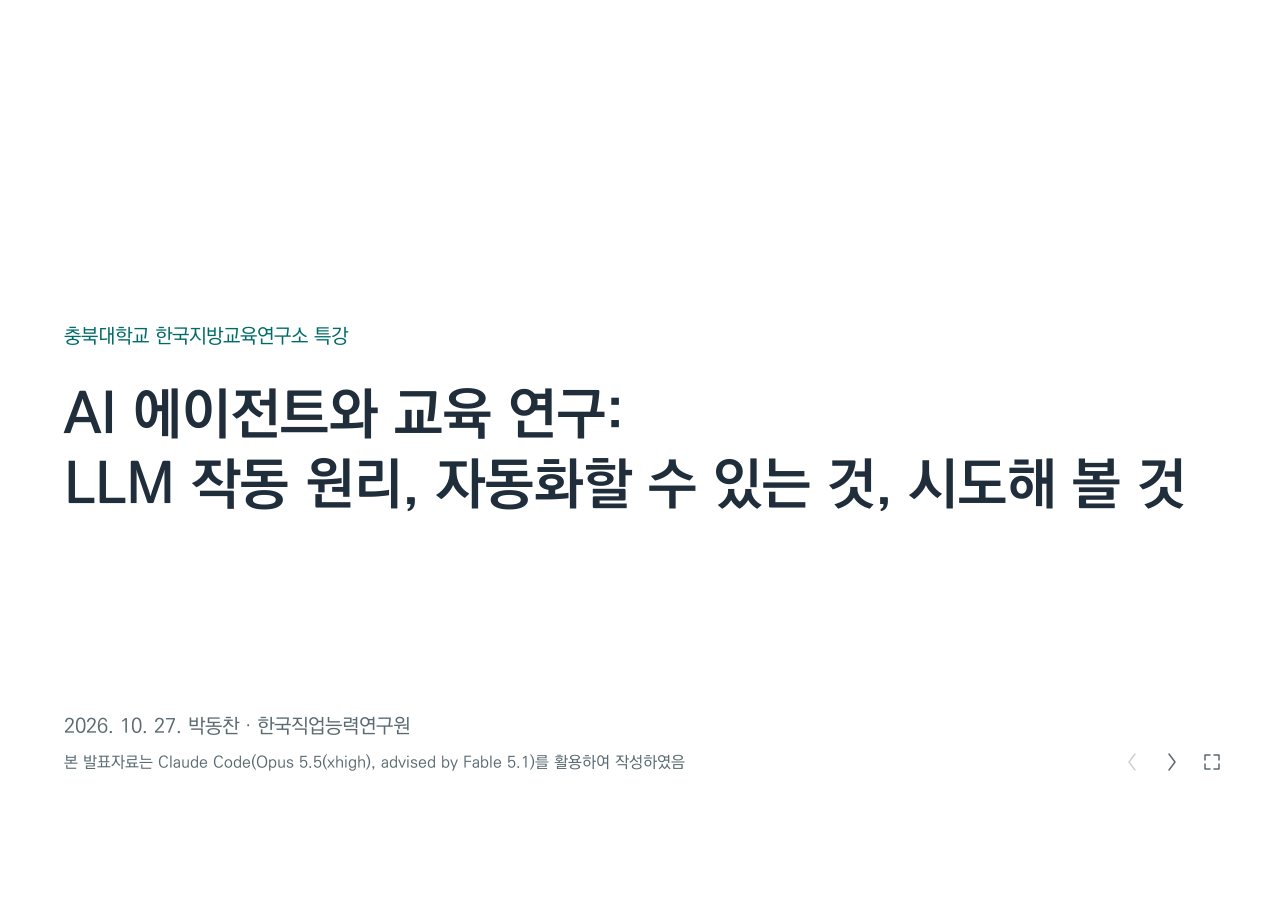
<file: index.html>
<!doctype html>
<html lang="ko">
<head>
<meta charset="utf-8">
<meta name="viewport" content="width=device-width,initial-scale=1">
<meta name="color-scheme" content="light only">
<meta name="apple-mobile-web-app-capable" content="yes">   <!-- iPhone: opened from a Home Screen icon, no browser bars (no fullscreen API there) -->
<meta name="apple-mobile-web-app-title" content="AI 에이전트 특강">
<title>AI 에이전트와 교육 연구: LLM 작동 원리, 자동화할 수 있는 것, 시도해 볼 것</title>
<style>
@font-face{font-family:'KoPubDeck';font-weight:500;font-style:normal;font-display:block;src:url([data-uri]) format('woff2')}
@font-face{font-family:'KoPubDeck';font-weight:700;font-style:normal;font-display:block;src:url([data-uri]) format('woff2')}
/* ------------------------------------------------------------------
   Colours live here and only here (spec 02 section 2, palette C).
   Slide partials and base rules use var(--name); no hex/rgb elsewhere.
   ------------------------------------------------------------------ */
:root{
  --bg:#FFFFFF;
  --ink:#202D3A;
  --text:#313A43;
  --muted:#5B6A72;
  --mark:#00928F;
  --mark-text:#006C6A;
  --trk-on:#365F6B;
  --trk-off:#5C6C6F;
  --rule:#D2DBDC;
  --panel:#F2F7F8;
  --card-line:#E6E8EC;
  --s1:#202D3A;
  --s2:#00928F;
  --s3:#4F606D;
  --s4:#B1B9BE;
  --shadow-1:rgba(17,24,39,.06);
  --shadow-2:rgba(17,24,39,.08);
  --overlay:rgba(17,24,39,.9);
  --on-overlay:#E6E8EC;
  --zoom-bg:rgba(32,45,58,.36);
  --zoom-fg:#FFFFFF;
  --font:'KoPubDeck','KoPubDotum','KoPub Dotum','Malgun Gothic',sans-serif;
  --mono:Consolas,'D2Coding',monospace;
}
@page{size:1280px 720px;margin:0}
*{box-sizing:border-box;margin:0;padding:0}
html{-webkit-text-size-adjust:100%;text-size-adjust:100%}     /* iOS enlarges text in landscape otherwise */
html,body{background:var(--bg);height:100%}
body{font-family:var(--font);font-weight:500;color:var(--text);line-height:1.45;word-break:keep-all;overflow-wrap:anywhere;display:flex;align-items:center;justify-content:center;overflow:hidden}
.stage{position:relative;width:min(100vw,177.778vh);aspect-ratio:16/9;container-type:size;background:var(--bg);overflow:hidden}
.slide{--u:calc(100cqw/1280);position:absolute;top:0;left:0;width:100%;height:100%;display:none;flex-direction:column;padding:calc(40*var(--u)) calc(64*var(--u)) calc(36*var(--u));background:var(--bg)}
.slide.active{display:flex}
b,.b{font-weight:700}
.nowrap,.fn{white-space:nowrap}

/* frame: tracker, title, key line, page number (tracker and pageno are injected by the build) */
.tracker{font-size:calc(16*var(--u));color:var(--trk-off);height:calc(24*var(--u));line-height:calc(24*var(--u));flex:none;white-space:nowrap}
.tracker .on{font-weight:700;color:var(--trk-on)}
.tracker .sep{margin:0 calc(8*var(--u))}
.title{font-size:calc(44*var(--u));font-weight:700;color:var(--ink);line-height:1.25;margin-top:calc(12*var(--u));text-wrap:balance;flex:none}
.key{font-size:calc(26*var(--u));font-weight:500;color:var(--text);margin-top:calc(10*var(--u));flex:none}
.body{font-size:calc(24*var(--u));color:var(--text)}
.sec{font-size:calc(20*var(--u));color:var(--text)}
.src{font-size:calc(16*var(--u));color:var(--muted)}
.muted{color:var(--muted)}
.mark-t{color:var(--mark-text)}
.pageno{position:absolute;right:calc(48*var(--u));bottom:calc(28*var(--u));font-size:calc(16*var(--u));color:var(--muted);line-height:1;display:flex;align-items:center}
.pageno .pn{min-width:calc(64*var(--u));text-align:center}
.pageno .nv{width:calc(40*var(--u));height:calc(40*var(--u));display:flex;align-items:center;justify-content:center;background:none;border:0;padding:0;cursor:pointer;color:var(--muted)}
.pageno .nv:hover{color:var(--ink)}
.pageno .nv.dis{opacity:.3;pointer-events:none}
.pageno .nv svg{width:calc(12*var(--u));height:calc(20*var(--u));display:block}
.pageno .fs svg{width:calc(18*var(--u));height:calc(18*var(--u))}
.pageno .fs .fc,.fson .pageno .fs .fx,.nofs .pageno .fs{display:none}   /* .nofs: Home Screen app, already without browser bars */
.fson .pageno .fs .fc{display:block}

/* boxes: shadow card or panel (spec section 5) */
.sh{background:var(--bg);border:1px solid var(--card-line);border-radius:calc(10*var(--u));box-shadow:0 calc(1*var(--u)) calc(2*var(--u)) var(--shadow-1),0 calc(6*var(--u)) calc(18*var(--u)) var(--shadow-2)}
.panel{background:var(--panel);border-radius:calc(8*var(--u));padding:calc(24*var(--u))}
.mid{flex:1;display:flex;flex-direction:column;justify-content:center;min-height:0}

/* list: plain text + thin rule (spec section 5) */
.lst{list-style:none}
.lst li{font-size:calc(24*var(--u));line-height:1.45;padding:calc(12*var(--u)) 0;border-top:1px solid var(--rule)}
.lst li:first-child{border-top:0;padding-top:0}
.lst.sm li{font-size:calc(20*var(--u));padding:calc(10*var(--u)) 0}
.lst.sm li:first-child{padding-top:0}

/* cover */
.cover .mid{flex:1;display:flex;flex-direction:column;justify-content:center}
.cover .top{font-size:calc(20*var(--u));color:var(--mark-text)}
.cover .ctitle{font-size:calc(60*var(--u));font-weight:700;color:var(--ink);line-height:1.25;margin-top:calc(28*var(--u));text-wrap:balance}
.cover .sub{font-size:calc(28*var(--u));color:var(--text);margin-top:calc(24*var(--u))}
.cover .bottom{font-size:calc(20*var(--u));color:var(--muted)}
.cover .csrc{margin-top:calc(10*var(--u))}

/* section divider: big number + title + one sub line, nothing else (spec section 5) */
.section .tracker{visibility:hidden}
.section .sbody{flex:1;display:flex;align-items:center;gap:calc(56*var(--u));padding:0 0 calc(60*var(--u)) calc(40*var(--u))}
.section .big{font-size:calc(120*var(--u));font-weight:700;color:var(--mark);line-height:1.2;flex:none}
.section .stitle{font-size:calc(44*var(--u));font-weight:700;color:var(--ink);line-height:1.25}
.section .ssub{font-size:calc(20*var(--u));color:var(--muted);margin-top:calc(12*var(--u))}

/* two equal shadow cards */
.cards2{display:grid;grid-template-columns:1fr 1fr;gap:calc(24*var(--u));flex:1;align-content:center;padding:calc(20*var(--u)) 0 calc(40*var(--u));min-height:0}
.card{padding:calc(24*var(--u)) calc(28*var(--u));display:flex;flex-direction:column}
.card h3{font-size:calc(26*var(--u));font-weight:700;color:var(--ink);line-height:1.3;margin-bottom:calc(16*var(--u))}

/* horizontal flow: boxes, thin arrows, numeral (spec section 4: numeral 34px bold mark) */
.flow{display:grid;grid-template-columns:1fr calc(36*var(--u)) 1fr calc(36*var(--u)) 1fr calc(36*var(--u)) 1fr;flex:1;min-height:0;align-content:center;padding-bottom:calc(40*var(--u))}
.step{display:flex;flex-direction:column;padding:calc(28*var(--u)) calc(20*var(--u))}
.step .num{font-size:calc(34*var(--u));font-weight:700;color:var(--mark);line-height:1.1}
.step .name{font-size:calc(24*var(--u));font-weight:700;color:var(--ink);line-height:1.3;margin-top:calc(10*var(--u))}
.step .desc{font-size:calc(20*var(--u));margin-top:calc(12*var(--u))}
.arrow{display:flex;align-items:center;justify-content:center;color:var(--muted)}
.arrow svg{width:calc(36*var(--u));height:calc(20*var(--u));display:block}

/* media hug: .vstage > .vrow > img|video + .vcap (KRIVET pattern, spec section 5) */
.vstage{flex:1;min-height:0;display:flex;flex-direction:column;gap:calc(12*var(--u));margin-top:calc(20*var(--u));padding-bottom:calc(28*var(--u))}
.vrow{flex:1;min-height:0;display:flex;align-items:center;justify-content:center;position:relative}
.vrow img,.vrow video{max-width:100%;max-height:100%;width:auto;height:auto;display:block;border-radius:calc(10*var(--u));box-shadow:0 calc(1*var(--u)) calc(2*var(--u)) var(--shadow-1),0 calc(6*var(--u)) calc(18*var(--u)) var(--shadow-2)}
.vrow img{cursor:zoom-in}
.vcap{flex:none;text-align:center;font-size:calc(20*var(--u));color:var(--muted)}
.chap{flex:none;display:flex;justify-content:center;flex-wrap:wrap;font-size:calc(20*var(--u));color:var(--mark-text);line-height:1.4}
.chap .chap-t{cursor:pointer;white-space:nowrap}
.chap .chap-t:hover,.chap .chap-t:focus-visible{text-decoration:underline;outline:0}
.chap .sep{margin:0 calc(12*var(--u));color:var(--muted)}
.print-only{display:none!important}
.zbtn{position:absolute;z-index:5;width:calc(40*var(--u));height:calc(40*var(--u));padding:0;border:0;border-radius:calc(8*var(--u));background:var(--zoom-bg);color:var(--zoom-fg);cursor:zoom-in;opacity:.5;display:flex;align-items:center;justify-content:center}
.vrow:hover .zbtn{opacity:.85}
.zbtn:hover{opacity:1}
.zbtn svg{width:calc(22*var(--u));height:calc(22*var(--u));display:block}

/* inline SVG diagram holder (an injected SVG file placeholder or a native .dg diagram) */
.dgm{flex:1;min-height:0;display:flex;align-items:center;justify-content:center;margin-top:calc(16*var(--u))}
.dgm svg{width:100%;height:auto;max-height:100%;display:block}
.dcap{flex:none;text-align:center;font-size:calc(20*var(--u));color:var(--muted);margin-top:calc(8*var(--u));padding-bottom:calc(28*var(--u))}
/* native diagram parts (spec section 8): give the <svg class="dg"> a viewBox 1152 wide so 1 unit = 1px
   at 1280; text sizes below are then real px. No colour attributes in the SVG: use these classes. */
.dg text{font-family:var(--font)}
.dg .node{fill:var(--bg);stroke:var(--ink);stroke-width:1.2}
.dg .node.hl{stroke:var(--mark);stroke-width:2}
.dg .node.pn{fill:var(--panel);stroke:none}
.dg .ln{fill:none;stroke:var(--muted);stroke-width:1.5;stroke-linecap:round;stroke-linejoin:round}
.dg .ln.hl{stroke:var(--mark)}
.dg .ln.dash{stroke-dasharray:6 5}
.dg .num{font-size:28px;font-weight:700;fill:var(--mark)}
.dg .t{font-size:24px;font-weight:700;fill:var(--ink)}
.dg .t2{font-size:20px;font-weight:500;fill:var(--text)}
.dg .lbl{font-size:20px;font-weight:500;fill:var(--mark-text)}
.dg .lg{font-size:20px;font-weight:500;fill:var(--muted)}
.dg .rule{stroke:var(--rule);stroke-width:1}
.dg .bar{fill:var(--rule)}
.dg .bar-on{fill:var(--muted)}

/* two columns: text + figure, equal width (spec section 5) */
.two{display:grid;grid-template-columns:1fr 1fr;gap:calc(40*var(--u));flex:1;min-height:0;align-items:center;padding:calc(20*var(--u)) 0 calc(40*var(--u))}
.two .vstage{margin-top:0;padding-bottom:0;flex:none;max-height:100%}
.two .vrow{flex:none}
.two .vrow img,.two .vrow video{max-height:calc(360*var(--u))}
.two h3{font-size:calc(26*var(--u));font-weight:700;color:var(--ink);margin-bottom:calc(16*var(--u))}

/* table: header panel bold, 1px rule rows, 20px+ (dense only on reference slides) */
.tbl{width:100%;border-collapse:collapse;margin-top:calc(28*var(--u))}
.tbl th,.tbl td{font-size:calc(20*var(--u));line-height:1.45;text-align:left;vertical-align:top;padding:calc(12*var(--u)) calc(16*var(--u));border-bottom:1px solid var(--rule)}
.tbl th{background:var(--panel);font-weight:700;color:var(--ink)}
.tbl td:first-child{font-weight:700;color:var(--ink)}
.refsrc{margin-top:calc(14*var(--u))}

/* closing: one big sentence + numbered steps */
.closing .big{font-size:calc(36*var(--u));font-weight:700;color:var(--ink);line-height:1.4;text-align:center;text-wrap:balance}
.steps{display:grid;grid-template-columns:repeat(4,1fr);gap:calc(24*var(--u));margin-top:calc(44*var(--u))}
.steps .st{padding-top:calc(16*var(--u));border-top:1px solid var(--rule)}
.steps .n{font-size:calc(34*var(--u));font-weight:700;color:var(--mark);line-height:1.1}
.steps .t{font-size:calc(24*var(--u));color:var(--text);margin-top:calc(8*var(--u))}
.qrrow{display:flex;align-items:center;justify-content:center;gap:calc(24*var(--u));margin-top:calc(36*var(--u))}
.qr{width:calc(120*var(--u));height:calc(120*var(--u));flex:none;display:flex;align-items:center;justify-content:center;background:var(--panel);border-radius:calc(8*var(--u));font-size:calc(20*var(--u));color:var(--muted)}

/* code / command text (spec section 3) */
.code{font-family:var(--mono);font-size:calc(20*var(--u));background:var(--panel);border-radius:calc(8*var(--u));padding:calc(16*var(--u)) calc(20*var(--u));color:var(--ink);white-space:pre-wrap}

/* image lightbox (outside the stage) */
.imgzoom{position:fixed;top:0;left:0;right:0;bottom:0;z-index:100;display:none;align-items:center;justify-content:center;background:var(--overlay);padding:2.5vmin;cursor:zoom-out}
.imgzoom.show{display:flex}
.imgzoom img{max-width:97vw;max-height:92vh;width:auto;height:auto;border-radius:10px}
.imgzoom .zclose,.vov .zclose{position:fixed;top:16px;right:20px;width:44px;height:44px;border:0;background:none;color:var(--on-overlay);cursor:pointer;display:flex;align-items:center;justify-content:center}
.imgzoom .zclose svg,.vov .zclose svg{width:22px;height:22px;display:block}
.imgzoom .zhint,.vov .zhint{position:fixed;bottom:18px;left:0;right:0;text-align:center;font-size:16px;color:var(--on-overlay);pointer-events:none}

/* fullscreen note: no fullscreen API (every iPhone browser), so the button explains the Home Screen way instead */
.fsnote{position:fixed;top:0;left:0;right:0;bottom:0;z-index:120;display:none;align-items:center;justify-content:center;background:var(--overlay);padding:16px;cursor:pointer}
.fsnote.show{display:flex}
.fsnote .fssheet{max-width:520px;background:var(--bg);border-radius:10px;padding:20px 24px;font-size:16px;line-height:1.6;color:var(--ink)}
.fsnote .fssheet p+p{margin-top:8px}
.fsnote .fssheet .muted{font-size:14px}

/* video button in a slide (text, no icon) and the in-deck video overlay (outside the stage).
   Partial markup, no script: a button.vbtn (type button) with data-video (the mp4 path) and, optionally,
   data-start and data-end (m:ss or h:mm:ss), data-chapters (as on a video slide, "2:58 작업 이력 기록|4:19 ...")
   and data-poster (a jpg path). Full example in build/README.md.
   Click: the video plays from data-start, as large as the screen allows, chapter links below, stops at data-end.
   Esc, the close button or a click on the dark backdrop closes it and pauses. Slide keys are held while it is open. */
/* border in --rule, not --mark: a button is not one of the slide's 1-2 mark accents (spec 2) */
.vbtn{display:inline-block;font:inherit;font-size:calc(20*var(--u));line-height:1.45;color:var(--mark-text);background:var(--bg);border:1px solid var(--rule);border-radius:calc(8*var(--u));padding:calc(6*var(--u)) calc(18*var(--u));white-space:nowrap;cursor:pointer}
.vbtn:hover,.vbtn:focus-visible{background:var(--panel);outline:0}
.vov{--u:calc(min(100vw,177.778vh)/1280);position:fixed;top:0;left:0;right:0;bottom:0;z-index:110;display:none;align-items:center;justify-content:center;background:var(--overlay);padding:calc(64*var(--u)) calc(48*var(--u)) calc(48*var(--u))}
.vov.show{display:flex}
.vov .vsheet{display:flex;flex-direction:column;align-items:center;gap:calc(10*var(--u));background:var(--bg);border-radius:calc(10*var(--u));padding:calc(12*var(--u)) calc(12*var(--u)) calc(10*var(--u))}
.vov video{display:block;border-radius:calc(6*var(--u));background:var(--ink)}
.vov .chap:empty{display:none}
.vov .vmiss{display:none;font-size:calc(20*var(--u));line-height:1.5;color:var(--ink);padding:calc(24*var(--u)) calc(32*var(--u));max-width:calc(760*var(--u));text-align:center}
.vov.missing video,.vov.missing .chap{display:none}
.vov.missing .vmiss{display:block}        /* file not found (e.g. backup video not recorded yet): say so instead of a blank player */

/* phones: vh is the height with the browser toolbar hidden, so with the address bar showing (landscape)
   the 16:9 stage was taller than the screen and lost its top and bottom; dvh is the height actually visible */
@supports (height:1dvh){
  body{height:100dvh}
  .stage{width:min(100dvw,177.778dvh)}
  .imgzoom img{max-height:92dvh}
  .vov{--u:calc(min(100dvw,177.778dvh)/1280)}
}

@media print{
  html,body{height:auto;overflow:visible;display:block;background:var(--bg)}
  .stage{width:1280px;height:auto;aspect-ratio:auto;container-type:normal;overflow:visible}
  .slide{--u:1px;display:flex;position:relative;top:auto;left:auto;width:1280px;height:720px;overflow:hidden;break-after:page;page-break-after:always}
  .slide:last-child{break-after:auto;page-break-after:auto}
  .pageno{right:64px;bottom:36px}
  .pageno .nv,.pageno .tot{display:none}
  .pageno .pn{min-width:0}
  .cover .pageno{display:none}
  video{display:none!important}
  .print-only{display:block!important}
  .zbtn,.imgzoom,.vov,.fsnote{display:none!important}
  /* text buttons (video buttons, .screen-only such as the figure buttons of a lightbox) are hidden like the
     arrows and zoom buttons (spec 9); their space is kept so the page matches the screen */
  .vbtn,.screen-only{visibility:hidden!important}
}
</style>
<style>
/* 01_cover.html */
.s-cover .ctitle{font-size:calc(56*var(--u))}
/* 02_question.html */
.s-question .mid{padding:0 calc(40*var(--u)) calc(72*var(--u))}
.s-question .q{font-size:calc(40*var(--u));font-weight:700;color:var(--ink);line-height:1.4;text-wrap:balance}
/* 03_three-topics.html */
.s-three-topics .cards3{display:grid;grid-template-columns:repeat(3,1fr);gap:calc(24*var(--u));flex:1;align-content:center;padding:calc(20*var(--u)) 0 calc(48*var(--u));min-height:0}
.s-three-topics .card{padding:calc(28*var(--u)) calc(28*var(--u)) calc(24*var(--u))}
.s-three-topics .bn{font-size:calc(56*var(--u));font-weight:700;color:var(--mark);line-height:1.1}
.s-three-topics .card h3{margin:calc(14*var(--u)) 0 calc(10*var(--u))}
.s-three-topics .desc{font-size:calc(24*var(--u));color:var(--text)}
/* 04_how-made.html */
.s-how-made .dgm{padding-bottom:calc(56*var(--u))}
/* 06_llm.html */
.s-llm .mid{justify-content:center;padding-bottom:calc(24*var(--u))}
.s-llm .dgm{flex:none;margin-top:0}
.s-llm .below{margin-top:calc(40*var(--u))}
.s-llm .cap{margin-top:calc(16*var(--u))}
/* 07_llm-inside.html */
.s-llm-inside .body{display:flex;align-items:flex-start;justify-content:space-between;gap:calc(20*var(--u));flex:1;min-height:0;padding-top:calc(8*var(--u))}
.s-llm-inside .left{flex:0 0 calc(300*var(--u))}
.s-llm-inside .right{flex:0 0 calc(620*var(--u))}
.s-llm-inside .lab{font-size:calc(20*var(--u));color:var(--muted);margin-bottom:calc(8*var(--u))}
.s-llm-inside .mini{border:1px solid var(--s3);border-radius:calc(8*var(--u));padding:calc(18*var(--u)) calc(20*var(--u))}
.s-llm-inside .sent{font-size:calc(20*var(--u));font-weight:700;color:var(--ink);line-height:1.4}
.s-llm-inside .blank{display:inline-block;width:calc(44*var(--u));border-bottom:calc(3*var(--u)) solid var(--mark);margin-left:calc(4*var(--u))}
.s-llm-inside .bars{margin-top:calc(14*var(--u))}
.s-llm-inside .bars span{display:block;font-size:calc(20*var(--u));color:var(--ink);line-height:1.3}
.s-llm-inside .bars i{display:block;height:calc(12*var(--u));border-radius:calc(3*var(--u));background:var(--s4);margin:calc(4*var(--u)) 0 calc(10*var(--u))}
.s-llm-inside .bars i.t{background:var(--mark)}
.s-llm-inside .arrow{flex:none;align-self:center;width:calc(40*var(--u));height:calc(20*var(--u));color:var(--muted)}
.s-llm-inside .vrow{display:block;line-height:0}
.s-llm-inside .vrow img{width:100%;max-height:none;border-radius:calc(6*var(--u))}
.s-llm-inside .hlb{position:absolute;border:calc(2*var(--u)) solid var(--mark);border-radius:calc(4*var(--u));pointer-events:none}
.s-llm-inside .hlb.mid{border:calc(2*var(--u)) dashed var(--s3)}
.s-llm-inside .tags{display:flex;justify-content:space-between;gap:calc(12*var(--u));font-size:calc(20*var(--u));margin-top:calc(8*var(--u))}
.s-llm-inside .tags span{color:var(--mark-text)}
.s-llm-inside .tags span.m{color:var(--muted)}
.s-llm-inside .note{font-size:calc(22*var(--u));color:var(--text);margin-top:calc(14*var(--u));flex:none}
.s-llm-inside .src{margin-top:calc(6*var(--u));padding-bottom:calc(28*var(--u));flex:none}
.s-llm-inside .src a{color:inherit}
/* 08_cutoff.html */
.s-cutoff .tbl{margin-top:0}
.s-cutoff .tbl th,.s-cutoff .tbl td{font-size:calc(22*var(--u));padding:calc(14*var(--u)) calc(16*var(--u))}
.s-cutoff .tbl td:last-child,.s-cutoff .tbl th:last-child{white-space:nowrap}
.s-cutoff .tbl tr.now td{color:var(--mark-text)}
.s-cutoff .tcap{margin-top:calc(12*var(--u))}
/* 09_context-window.html */
.s-context-window .figs{display:grid;grid-template-columns:1fr 1fr;gap:calc(40*var(--u));margin-top:calc(24*var(--u));flex:none}
.s-context-window .vstage{margin-top:0;padding-bottom:0;flex:none;gap:calc(10*var(--u))}
.s-context-window .vrow{flex:none;display:block;width:fit-content;margin:0 auto;line-height:0}
.s-context-window .vrow img{width:auto;height:calc(262*var(--u));max-width:none;max-height:none}
.s-context-window .vrow img.crop{height:calc(124*var(--u))}
.s-context-window .vrow.lc{margin:calc(69*var(--u)) auto}
.s-context-window .hlb{position:absolute;border:calc(2*var(--u)) solid var(--mark);border-radius:calc(4*var(--u));pointer-events:none}
.s-context-window .items{list-style:none;display:grid;grid-template-columns:repeat(3,1fr);gap:calc(28*var(--u));margin-top:calc(30*var(--u))}
.s-context-window .items li{font-size:calc(24*var(--u));line-height:1.45;padding-top:calc(12*var(--u));border-top:1px solid var(--rule)}
/* 10_long-session.html */
.s-long-session .two{align-items:center;padding:calc(10*var(--u)) 0 calc(44*var(--u))}
.s-long-session .shots{display:flex;flex-direction:column}
.s-long-session .shot{position:relative;line-height:0}
.s-long-session .shot img{display:block;width:100%;height:auto;border-radius:calc(10*var(--u));box-shadow:0 calc(1*var(--u)) calc(2*var(--u)) var(--shadow-1),0 calc(6*var(--u)) calc(18*var(--u)) var(--shadow-2)}
.s-long-session .hlb{position:absolute;border:calc(2*var(--u)) solid var(--mark);border-radius:calc(4*var(--u))}
.s-long-session .cap{font-size:calc(20*var(--u));color:var(--muted);text-align:center;margin:calc(8*var(--u)) 0 calc(18*var(--u))}
.s-long-session .btnrow{text-align:center;margin-top:calc(2*var(--u))}
.s-long-session .boxes{display:grid;grid-template-rows:1fr 1fr;gap:calc(16*var(--u))}
.s-long-session .card{padding:calc(16*var(--u)) calc(24*var(--u));justify-content:center}
.s-long-session .card h3{margin-bottom:calc(6*var(--u))}
.s-long-session .lst.sm li{padding:calc(8*var(--u)) 0}
.s-long-session .lst.sm li:first-child{padding-top:0}
/* 12_learning.html */
.s-learning .aux{font-size:calc(20*var(--u));font-weight:500;color:var(--muted);margin-left:calc(8*var(--u))}
/* 13_risks.html */
.s-risks .cards2{padding-bottom:calc(16*var(--u))}
.s-risks .card{padding:calc(24*var(--u)) calc(20*var(--u))}
.s-risks .lst li{font-size:calc(22*var(--u))}
.s-risks .note{padding-bottom:calc(40*var(--u))}
/* 14_request-gap.html */
.s-request-gap .mid{padding-bottom:calc(32*var(--u))}
.s-request-gap .lead{font-size:calc(24*var(--u));color:var(--text)}
.s-request-gap .tbl{margin-top:calc(16*var(--u))}
.s-request-gap .tbl th,.s-request-gap .tbl td{font-size:calc(22*var(--u));padding:calc(12*var(--u)) calc(18*var(--u))}
.s-request-gap .tbl th:first-child,.s-request-gap .tbl td:first-child,.s-request-gap .tbl th:last-child,.s-request-gap .tbl td:last-child{white-space:nowrap;width:1%}
.s-request-gap .tbl tr.used td{color:var(--mark-text)}
/* 15_chatbot-agent.html */
.s-chatbot-agent .cards2{flex:none;padding:calc(16*var(--u)) 0 0;align-content:start}
.s-chatbot-agent .card{padding:calc(20*var(--u)) calc(28*var(--u))}
.s-chatbot-agent .card h3{margin-bottom:calc(10*var(--u))}
.s-chatbot-agent .dgm{flex:1;margin-top:calc(20*var(--u))}
.s-chatbot-agent .btnrow{flex:none;display:flex;align-items:center;gap:calc(16*var(--u));margin-top:calc(12*var(--u));padding-bottom:calc(36*var(--u))}
/* 16_harness.html */
.s-harness .figs{display:grid;grid-template-columns:1fr 1fr;gap:calc(40*var(--u));margin-top:calc(24*var(--u));flex:none;align-items:start}
.s-harness .dgm{margin-top:0;flex:none}
.s-harness .vstage{margin-top:0;padding-bottom:0;flex:none;gap:calc(10*var(--u))}
.s-harness .vrow{flex:none;display:block;width:fit-content;margin:0 auto;line-height:0}
.s-harness .vrow img{width:auto;height:calc(272*var(--u));max-width:none;max-height:none}
.s-harness .items{list-style:none;display:grid;grid-template-columns:repeat(3,1fr);gap:calc(28*var(--u));margin-top:calc(30*var(--u))}
.s-harness .items li{font-size:calc(24*var(--u));line-height:1.45;padding-top:calc(12*var(--u));border-top:1px solid var(--rule)}
/* 17_cost-limits.html */
.s-cost-limits .two{padding:calc(16*var(--u)) 0 calc(12*var(--u))}
.s-cost-limits .vrow{display:block;width:fit-content;margin:0 auto;line-height:0}
.s-cost-limits .vrow img{width:auto;height:calc(340*var(--u));max-width:none;max-height:none}
.s-cost-limits .hlb{position:absolute;border:calc(2*var(--u)) solid var(--mark);border-radius:calc(4*var(--u));pointer-events:none}
.s-cost-limits .fcap{text-align:center}
.s-cost-limits .after{flex:none;font-size:calc(20*var(--u));color:var(--muted);padding-bottom:calc(40*var(--u))}
/* 18_expertise.html */
.s-expertise .two{grid-template-columns:6fr 5fr;padding:calc(14*var(--u)) 0 calc(36*var(--u))}
.s-expertise .vstage{gap:calc(8*var(--u))}
.s-expertise .fig > .vrow img{max-height:calc(330*var(--u))}
.s-expertise .figsrc{text-align:center}
.s-expertise .btns{display:flex;justify-content:center;gap:calc(16*var(--u));margin-top:calc(6*var(--u))}
.s-expertise .fb{flex:none;display:block;position:relative;border:1px solid var(--rule);border-radius:calc(8*var(--u));padding:calc(6*var(--u)) calc(18*var(--u));font-size:calc(20*var(--u));line-height:1.45;color:var(--mark-text);white-space:nowrap}
.s-expertise .fb img{position:absolute;top:0;left:0;width:100%;height:100%;max-width:none;max-height:none;opacity:0;border-radius:calc(8*var(--u));box-shadow:none}
.s-expertise .fb .zbtn{display:none}
.s-expertise .note{margin-top:calc(14*var(--u))}
/* 19_demo-1.html */
.s-demo-1 .tracker{visibility:hidden}
.s-demo-1 .mid{padding:0 0 calc(8*var(--u))}
.s-demo-1 .proc{list-style:none}
.s-demo-1 .proc li{display:flex;align-items:baseline;gap:calc(28*var(--u));font-size:calc(28*var(--u));line-height:1.45;padding:calc(18*var(--u)) 0;border-top:1px solid var(--rule)}
.s-demo-1 .proc li:first-child{border-top:0;padding-top:0}
.s-demo-1 .proc .n{flex:none;min-width:calc(24*var(--u));font-size:calc(34*var(--u));font-weight:700;color:var(--mark);line-height:1.1}
.s-demo-1 .after{font-size:calc(24*var(--u));color:var(--muted);margin-top:calc(36*var(--u))}
.s-demo-1 .btnrow{flex:none;display:flex;justify-content:flex-end;padding-bottom:calc(44*var(--u))}
/* 21_terminal-what.html */
.s-terminal-what .vstage{flex:none;margin-top:calc(22*var(--u));padding-bottom:0;gap:calc(10*var(--u))}
.s-terminal-what .shot{position:relative;width:100%;line-height:0}
.s-terminal-what .shot img{display:block;width:100%;border-radius:calc(8*var(--u));box-shadow:0 calc(1*var(--u)) calc(2*var(--u)) var(--shadow-1),0 calc(6*var(--u)) calc(18*var(--u)) var(--shadow-2)}
.s-terminal-what .hlb{position:absolute;border:calc(2*var(--u)) solid var(--mark);border-radius:calc(4*var(--u));pointer-events:none}
.s-terminal-what .caprow{display:flex;align-items:center;justify-content:center;gap:calc(20*var(--u))}
.s-terminal-what .items{list-style:none;display:grid;grid-template-columns:repeat(3,1fr);gap:calc(28*var(--u));margin-top:auto;flex:none}
.s-terminal-what .items li{font-size:calc(22*var(--u));line-height:1.45;padding-top:calc(12*var(--u));border-top:1px solid var(--rule);text-wrap:balance}
.s-terminal-what .src{margin-top:calc(12*var(--u));padding-bottom:calc(28*var(--u));flex:none}
/* 22_terminal-why.html */
.s-terminal-why .dgm{margin-top:calc(18*var(--u))}
.s-terminal-why .web{flex:none;display:grid;grid-template-columns:auto 1fr;column-gap:calc(28*var(--u));row-gap:calc(2*var(--u));border-top:1px solid var(--rule);margin-top:calc(10*var(--u));padding:calc(12*var(--u)) 0 calc(34*var(--u));font-size:calc(20*var(--u));line-height:1.5;color:var(--text)}
.s-terminal-why .web b{grid-row:span 2;font-weight:700;color:var(--ink)}
/* 23_task-docs.html */
.s-task-docs .dgm{margin-top:calc(22*var(--u))}
.s-task-docs .below{flex:none;text-align:center;font-size:calc(24*var(--u));color:var(--text);margin-top:calc(18*var(--u));padding-bottom:calc(36*var(--u))}
/* 24_workflow-compose.html */
.s-workflow-compose .dgm{margin-top:calc(20*var(--u));padding-bottom:calc(40*var(--u))}
/* 25_cbnu-background.html */
.s-cbnu-background .dcap{padding-bottom:0}
.s-cbnu-background .cells{display:grid;grid-template-columns:1fr 1fr;gap:calc(24*var(--u));flex:none;margin-top:calc(16*var(--u));padding-bottom:calc(28*var(--u))}
.s-cbnu-background .cells .panel{font-size:calc(24*var(--u));color:var(--text);padding:calc(16*var(--u)) calc(24*var(--u))}
/* 26_cbnu-weekly-cycle.html */
.s-cbnu-weekly-cycle .dcap{padding-bottom:0}
.s-cbnu-weekly-cycle .below{flex:none;text-align:center;font-size:calc(24*var(--u));color:var(--text);margin-top:calc(12*var(--u));padding-bottom:calc(28*var(--u))}
/* 27_cbnu-pipeline.html */
.s-cbnu-pipeline .dcap{padding-bottom:0}
.s-cbnu-pipeline .below{flex:none;text-align:center;font-size:calc(24*var(--u));color:var(--text);margin-top:calc(12*var(--u));padding-bottom:calc(28*var(--u))}
/* 28_cbnu-simulation.html */
.s-cbnu-simulation .two .left{align-self:stretch;display:flex;flex-direction:column;min-height:0}
.s-cbnu-simulation .two .left .dgm{margin-top:0}
.s-cbnu-simulation .two .left .dcap{padding-bottom:0}
.s-cbnu-simulation .two .right{display:grid;grid-template-rows:1fr 1fr auto;gap:calc(16*var(--u))}
.s-cbnu-simulation .two .right .card{padding:calc(20*var(--u)) calc(24*var(--u));justify-content:center}
.s-cbnu-simulation .two .right .card h3{margin-bottom:calc(8*var(--u))}
.s-cbnu-simulation .two .right .below{font-size:calc(24*var(--u));color:var(--text);margin-top:calc(4*var(--u))}
/* 29_cbnu-knowledge-infra.html */
.s-cbnu-knowledge-infra .dcap{padding-bottom:0}
.s-cbnu-knowledge-infra .below{flex:none;text-align:center;font-size:calc(24*var(--u));color:var(--text);margin-top:calc(12*var(--u));padding-bottom:calc(28*var(--u))}
/* 30_case-grouping.html */
.s-case-grouping .cards2{flex:none;margin:auto 0;grid-auto-rows:1fr;gap:calc(20*var(--u)) calc(24*var(--u));padding:calc(16*var(--u)) 0 calc(32*var(--u))}
.s-case-grouping .card{padding:calc(20*var(--u)) calc(24*var(--u))}
.s-case-grouping .card h3{margin-bottom:calc(10*var(--u))}
/* 31_case-materials.html */
.s-case-materials .cards2{flex:none;margin:auto 0;grid-auto-rows:1fr;gap:calc(20*var(--u)) calc(24*var(--u));padding:calc(16*var(--u)) 0 calc(32*var(--u))}
.s-case-materials .card{padding:calc(20*var(--u)) calc(24*var(--u))}
.s-case-materials .card h3{margin-bottom:calc(10*var(--u))}
/* 32_case-survey.html */
.s-case-survey .cards2{flex:none;margin:auto 0;grid-auto-rows:1fr;gap:calc(20*var(--u)) calc(24*var(--u));padding:calc(16*var(--u)) 0 calc(32*var(--u))}
.s-case-survey .card{padding:calc(20*var(--u)) calc(24*var(--u))}
.s-case-survey .card h3{margin-bottom:calc(10*var(--u))}
/* 33_agent-errors.html */
.s-agent-errors .two{grid-template-rows:minmax(0,1fr);padding:calc(12*var(--u)) 0 calc(4*var(--u))}
.s-agent-errors .fig{display:flex;flex-direction:column;gap:calc(8*var(--u))}
.s-agent-errors .fig .labels{display:grid;grid-template-columns:1fr 1fr;column-gap:1.4%;font-size:calc(20*var(--u));color:var(--text);text-align:center}
.s-agent-errors .fig .crop{border-radius:calc(10*var(--u));overflow:hidden;box-shadow:0 calc(1*var(--u)) calc(2*var(--u)) var(--shadow-1),0 calc(6*var(--u)) calc(18*var(--u)) var(--shadow-2)}
.s-agent-errors .fig .crop svg{display:block;width:100%;height:auto}
.s-agent-errors .boxes{display:grid;grid-template-rows:1fr 1fr 1fr;gap:calc(12*var(--u));align-self:stretch;min-height:0}
.s-agent-errors .card{padding:calc(12*var(--u)) calc(20*var(--u));justify-content:center}
.s-agent-errors .card h3{font-size:calc(22*var(--u));margin-bottom:calc(4*var(--u))}
.s-agent-errors .card .lst.sm li{padding:calc(4*var(--u)) 0}
.s-agent-errors .card .lst.sm li:first-child{padding-top:0}
.s-agent-errors .below{flex:none;text-align:center;font-size:calc(24*var(--u));color:var(--text);padding-bottom:calc(28*var(--u))}
/* 34_institute-mapping.html */
.s-institute-mapping .tbl{margin-top:calc(24*var(--u));table-layout:fixed}
.s-institute-mapping .tbl th,.s-institute-mapping .tbl td{font-size:calc(24*var(--u));padding:calc(10*var(--u)) calc(20*var(--u));width:50%}
/* 35_yearly-workflow.html */
.s-yearly-workflow .dgm{margin-top:calc(20*var(--u));padding-bottom:calc(40*var(--u))}
/* 36_revision-history.html */
.s-revision-history .dgm{margin-top:calc(20*var(--u))}
.s-revision-history .below{flex:none;text-align:center;font-size:calc(24*var(--u));color:var(--text);margin-top:calc(16*var(--u));padding-bottom:calc(32*var(--u))}
/* 37_minutes-compare.html */
.s-minutes-compare .dgm{margin-top:calc(20*var(--u))}
.s-minutes-compare .below{flex:none;text-align:center;font-size:calc(24*var(--u));color:var(--text);margin-top:calc(16*var(--u));padding-bottom:calc(32*var(--u))}
/* 38_demo-2.html */
.s-demo-2 .tracker{visibility:hidden}
.s-demo-2 .mid{padding:0 0 calc(8*var(--u))}
.s-demo-2 .proc{list-style:none}
.s-demo-2 .proc li{display:flex;align-items:baseline;gap:calc(28*var(--u));font-size:calc(28*var(--u));line-height:1.45;padding:calc(18*var(--u)) 0;border-top:1px solid var(--rule)}
.s-demo-2 .proc li:first-child{border-top:0;padding-top:0}
.s-demo-2 .proc .n{flex:none;min-width:calc(24*var(--u));font-size:calc(34*var(--u));font-weight:700;color:var(--mark);line-height:1.1}
.s-demo-2 .btnrow{flex:none;display:flex;justify-content:flex-end;padding-bottom:calc(44*var(--u))}
/* 40_why-simulate.html */
.s-why-simulate .cards2{flex:none;align-content:start;padding:calc(28*var(--u)) 0 calc(6*var(--u))}
.s-why-simulate .card h3{margin-bottom:0}
.s-why-simulate .card p{margin-top:calc(10*var(--u))}
.s-why-simulate .card .src{margin-top:calc(14*var(--u))}
.s-why-simulate .q{flex:1;min-height:0;display:flex;flex-direction:column;align-items:center;justify-content:center;text-align:center;padding-bottom:calc(24*var(--u))}
.s-why-simulate .q .big{font-size:calc(36*var(--u));font-weight:700;color:var(--ink);line-height:1.4}
.s-why-simulate .q .small{font-size:calc(22*var(--u));color:var(--muted);margin-top:calc(22*var(--u))}
/* 41_procedure.html */
.s-procedure .step .name{white-space:nowrap;margin-top:calc(8*var(--u))}
.s-procedure .step .fig{margin-top:calc(20*var(--u))}
.s-procedure .step .fig .lab{font-size:calc(20*var(--u));color:var(--muted)}
.s-procedure .step .fig .val{font-size:calc(38*var(--u));font-weight:700;color:var(--ink);line-height:1.2}
.s-procedure .step .fig .aux{font-size:calc(20*var(--u));color:var(--muted);margin-top:calc(4*var(--u))}
.s-procedure .step ul{list-style:none;margin-top:calc(14*var(--u));text-align:center}
.s-procedure .step li{font-size:calc(22*var(--u));line-height:1.6;color:var(--text);font-weight:500}
/* 42_virtual-respondents.html */
.s-virtual-respondents .pair{flex:1;min-height:0;display:grid;grid-template-columns:1fr calc(36*var(--u)) 1fr;align-items:stretch;align-content:center;padding:calc(20*var(--u)) 0 calc(60*var(--u))}
.s-virtual-respondents .card{padding:calc(28*var(--u)) calc(32*var(--u));justify-content:center;text-align:center}
.s-virtual-respondents .card h3{margin-bottom:calc(14*var(--u))}
.s-virtual-respondents .items{font-size:calc(24*var(--u));line-height:1.6}
.s-virtual-respondents .ds h3,.s-virtual-respondents .ds .items{color:var(--ink)}
.s-virtual-respondents .inf h3,.s-virtual-respondents .inf .items{color:var(--mark-text)}
/* 43_agent-arch.html */
.s-agent-arch .dgm{flex:none;width:calc(1152*var(--u));height:calc(420*var(--u));margin-top:calc(14*var(--u))}
.s-agent-arch .dgm svg{width:calc(1152*var(--u));height:calc(420*var(--u));max-height:none;display:block}
.s-agent-arch .noterow{flex:none;display:flex;align-items:center;justify-content:space-between;gap:calc(16*var(--u));margin-top:calc(6*var(--u))}
.s-agent-arch .note{font-size:calc(20*var(--u));color:var(--muted)}
.s-agent-arch .asrc{margin-top:calc(2*var(--u));flex:none}
/* 44_agreement.html */
.s-agreement .cols{flex:1;min-height:0;display:grid;grid-template-columns:calc(560*var(--u)) 1fr;gap:calc(32*var(--u));align-content:center;align-items:center;padding:calc(8*var(--u)) 0 calc(8*var(--u))}
.s-agreement .cwrap{width:calc(560*var(--u))}
.s-agreement .dgm{flex:none;width:calc(560*var(--u));height:calc(440*var(--u));margin-top:0}
.s-agreement .dgm svg{width:calc(560*var(--u));height:calc(440*var(--u));max-height:none;display:block}
.s-agreement .ccap{font-size:calc(20*var(--u));color:var(--muted);text-align:center;margin-top:calc(8*var(--u))}
.s-agreement .csrc{text-align:center;margin-top:calc(2*var(--u))}
.s-agreement .ol{list-style:none;counter-reset:n}
.s-agreement .ol li{counter-increment:n;position:relative;padding-left:calc(38*var(--u));font-size:calc(24*var(--u));color:var(--ink);line-height:1.45;margin-bottom:calc(30*var(--u))}
.s-agreement .ol li:last-child{margin-bottom:0}
.s-agreement .ol li::before{content:counter(n);position:absolute;left:0;top:0;font-size:calc(32*var(--u));font-weight:700;color:var(--muted);line-height:1.1}
/* 45_differences.html */
.s-differences .card h3{margin-bottom:calc(16*var(--u))}
.s-differences .it{margin-bottom:calc(16*var(--u))}
.s-differences .it:last-child{margin-bottom:0}
.s-differences .it .h{font-size:calc(24*var(--u));font-weight:700;color:var(--ink);line-height:1.4;padding-left:calc(30*var(--u));position:relative}
.s-differences .it .h .n{color:var(--muted);position:absolute;left:0;top:0}
.s-differences .it ul{list-style:none;margin-top:calc(3*var(--u));padding-left:calc(30*var(--u))}
.s-differences .it li{font-size:calc(20*var(--u));line-height:1.45}
.s-differences .plain .h{font-weight:500;color:var(--text)}
.s-differences .plain .h .n{font-weight:700}
.s-differences .real{color:var(--ink);font-weight:700}
.s-differences .sim{color:var(--mark-text);font-weight:700}
/* 46_potential.html */
.s-potential .card h3{font-size:calc(30*var(--u));margin-bottom:calc(16*var(--u))}
.s-potential .it{margin-bottom:calc(20*var(--u))}
.s-potential .it:last-child{margin-bottom:0}
.s-potential .it .h{font-size:calc(28*var(--u));font-weight:500;color:var(--text);line-height:1.4;padding-left:calc(34*var(--u));position:relative}
.s-potential .it .h .n{font-weight:700;color:var(--muted);position:absolute;left:0;top:0}
/* 47_future.html */
.s-future .mid{padding:calc(24*var(--u)) 0 calc(36*var(--u))}
.s-future .big{font-size:calc(32*var(--u));font-weight:700;color:var(--ink);line-height:1.4}
.s-future .rows{margin-top:calc(36*var(--u));padding:calc(4*var(--u)) calc(32*var(--u))}
.s-future .row{display:grid;grid-template-columns:calc(340*var(--u)) 1fr;gap:calc(20*var(--u));padding:calc(22*var(--u)) 0;border-top:1px solid var(--card-line);align-items:baseline}
.s-future .row:first-child{border-top:0}
.s-future .lead{font-size:calc(28*var(--u));font-weight:700;color:var(--ink)}
.s-future .txt{font-size:calc(28*var(--u))}
/* 48_edu-research.html */
.s-edu-research .grid{flex:1;min-height:0;display:flex;flex-direction:column;justify-content:center;padding:calc(4*var(--u)) 0 calc(4*var(--u))}
.s-edu-research .stages{display:grid;grid-template-columns:1fr calc(36*var(--u)) 1fr calc(36*var(--u)) 1fr calc(36*var(--u)) 1fr}
.s-edu-research .stg{padding:calc(16*var(--u)) calc(12*var(--u));text-align:center;font-size:calc(24*var(--u));font-weight:700;color:var(--ink);line-height:1.3}
.s-edu-research .rh{font-size:calc(20*var(--u));font-weight:700;margin-top:calc(26*var(--u))}
.s-edu-research .cells{display:grid;grid-template-columns:repeat(4,1fr);column-gap:calc(36*var(--u));margin-top:calc(8*var(--u))}
.s-edu-research .c{font-size:calc(20*var(--u));line-height:1.45;padding:calc(12*var(--u)) calc(4*var(--u)) 0;border-top:1px solid var(--rule)}
.s-edu-research .sim{color:var(--mark-text)}
.s-edu-research .real{color:var(--ink)}
.s-edu-research .foot{flex:none;font-size:calc(20*var(--u));color:var(--text);margin-top:calc(20*var(--u));padding-bottom:calc(24*var(--u))}
/* 49_small-experiment.html */
.s-small-experiment .wrap{flex:1;min-height:0;display:flex;flex-direction:column;justify-content:center;padding-bottom:calc(28*var(--u))}
.s-small-experiment .flow{flex:none;grid-template-columns:1fr calc(36*var(--u)) 1fr calc(36*var(--u)) 1fr;padding-bottom:0}
.s-small-experiment .need{margin-top:calc(24*var(--u));text-align:center}
.s-small-experiment .need h3{font-size:calc(24*var(--u));font-weight:700;color:var(--ink)}
.s-small-experiment .need .items{font-size:calc(24*var(--u));margin-top:calc(8*var(--u))}
.s-small-experiment .need .items span{white-space:nowrap}
.s-small-experiment .need .items .sp{color:var(--muted);margin:0 calc(4*var(--u))}
.s-small-experiment .aux{font-size:calc(20*var(--u));color:var(--muted);text-align:center;margin-top:calc(14*var(--u))}
.s-small-experiment .vidrow{display:flex;align-items:center;justify-content:center;gap:calc(20*var(--u));margin-top:calc(14*var(--u));font-size:calc(20*var(--u));color:var(--text)}
/* 50_summary-three.html */
.s-summary-three .cards3{display:grid;grid-template-columns:repeat(3,1fr);gap:calc(24*var(--u));flex:1;align-content:center;padding:calc(20*var(--u)) 0 calc(48*var(--u));min-height:0}
.s-summary-three .card{padding:calc(28*var(--u)) calc(28*var(--u)) calc(32*var(--u))}
.s-summary-three .bn{font-size:calc(56*var(--u));font-weight:700;color:var(--mark);line-height:1.1}
.s-summary-three .card h3{margin:calc(14*var(--u)) 0 calc(10*var(--u))}
.s-summary-three .desc{font-size:calc(24*var(--u));color:var(--text)}
/* 51_what-matters.html */
.s-what-matters .wrap{flex:1;min-height:0;display:flex;flex-direction:column;justify-content:center;padding-bottom:calc(40*var(--u))}
.s-what-matters .cols{display:grid;grid-template-columns:repeat(3,1fr);gap:calc(24*var(--u))}
.s-what-matters .card{padding:calc(28*var(--u)) calc(28*var(--u)) calc(32*var(--u))}
.s-what-matters .card h3{margin-bottom:calc(12*var(--u))}
.s-what-matters .card p{font-size:calc(24*var(--u));line-height:1.5}
.s-what-matters .line{font-size:calc(28*var(--u));font-weight:700;color:var(--ink);text-align:center;margin-top:calc(48*var(--u))}
/* 52_getting-started.html */
.s-getting-started .wrap{flex:1;min-height:0;display:flex;flex-direction:column;justify-content:center;padding-bottom:calc(20*var(--u))}
.s-getting-started .flow{flex:none;padding-bottom:0}
.s-getting-started .qrrow{justify-content:flex-end;margin-top:calc(28*var(--u));margin-right:calc(96*var(--u))}
.s-getting-started .qtext{text-align:right}
.s-getting-started .url{font-size:calc(20*var(--u));color:var(--mark-text)}
.s-getting-started .qaux{font-size:calc(20*var(--u));color:var(--muted);margin-top:calc(4*var(--u))}
.s-getting-started .qr{width:calc(168*var(--u));height:calc(168*var(--u));background:var(--bg);border:1px solid var(--card-line);border-radius:calc(8*var(--u));padding:calc(6*var(--u))}
.s-getting-started .qr svg{width:100%;height:100%;display:block}
.s-getting-started .qrp{fill:none;stroke:var(--ink)}
/* 53_qna.html */
.s-qna .mid{align-items:center;text-align:center;padding-bottom:calc(40*var(--u))}
.s-qna .title{font-size:calc(60*var(--u));margin-top:0}
.s-qna .aux{font-size:calc(20*var(--u));color:var(--muted);margin-top:calc(28*var(--u))}
.s-qna .aux div{white-space:nowrap}
/* 90_ref-models.html */
.s-ref-models .tl{font-size:calc(20*var(--u));font-weight:700;color:var(--ink);margin-top:calc(14*var(--u))}
.s-ref-models .tbl{margin-top:calc(6*var(--u))}
.s-ref-models .tbl th,.s-ref-models .tbl td{padding:calc(7*var(--u)) calc(8*var(--u));line-height:1.35}
.s-ref-models .t1 td:nth-child(1),.s-ref-models .t1 td:nth-child(2),.s-ref-models .t1 td:nth-child(3),.s-ref-models .t1 td:nth-child(4),.s-ref-models .t1 td:nth-child(5){white-space:nowrap}
.s-ref-models .t1 th:nth-child(4){width:calc(118*var(--u))}
.s-ref-models .t1 th:nth-child(6){width:calc(160*var(--u))}
.s-ref-models .t1 th:nth-child(7){width:calc(232*var(--u))}
/* 91_ref-plans.html */
.s-ref-plans .tl{font-size:calc(20*var(--u));font-weight:700;color:var(--ink);margin-top:calc(20*var(--u))}
.s-ref-plans .tbl{margin-top:calc(8*var(--u))}
/* 92_ref-harness.html */
.s-ref-harness .tbl{margin-top:calc(20*var(--u))}
.s-ref-harness .tbl th,.s-ref-harness .tbl td{padding:calc(7*var(--u)) calc(12*var(--u));line-height:1.35}
.s-ref-harness .tbl td:first-child,.s-ref-harness .tbl th:first-child{white-space:nowrap}
.s-ref-harness .refsrc{margin-top:calc(10*var(--u))}
/* 93_ref-claude-code.html */
.s-ref-claude-code .tbl{margin-top:calc(20*var(--u))}
.s-ref-claude-code .tbl th,.s-ref-claude-code .tbl td{padding:calc(6*var(--u)) calc(14*var(--u));line-height:1.35}
.s-ref-claude-code .tbl td:first-child{font-weight:500;white-space:nowrap}
.s-ref-claude-code .refsrc{margin-top:calc(10*var(--u))}
/* 94_ref-regression.html */
.s-ref-regression .tbl{table-layout:fixed}
.s-ref-regression .tbl .c1{width:calc(80*var(--u))}
.s-ref-regression .tbl .c2{width:calc(190*var(--u))}
.s-ref-regression .tbl .c3{width:calc(212*var(--u))}
.s-ref-regression .tbl .c5{width:calc(112*var(--u))}
.s-ref-regression .tbl th,.s-ref-regression .tbl td{padding:calc(8*var(--u)) calc(10*var(--u))}
.s-ref-regression .tbl th{white-space:nowrap}
.s-ref-regression .tbl th:nth-child(1),.s-ref-regression .tbl td:nth-child(1),.s-ref-regression .tbl th:nth-child(5),.s-ref-regression .tbl td:nth-child(5){text-align:center}
.s-ref-regression .mnote{max-width:calc(960*var(--u));margin-top:calc(10*var(--u))}
/* 95_ref-estimates.html */
.s-ref-estimates .tbl td:first-child{width:calc(320*var(--u))}
/* 96_ref-groups.html */
.s-ref-groups .tbl td:first-child{width:calc(320*var(--u))}
/* 97_ref-r7-1.html */
.s-ref-r7-1 .tbl{margin-top:calc(14*var(--u));table-layout:fixed}
.s-ref-r7-1 .tbl th,.s-ref-r7-1 .tbl td{line-height:1.3;padding:calc(4*var(--u)) calc(12*var(--u))}
.s-ref-r7-1 .tbl th:nth-child(1){width:19%}
.s-ref-r7-1 .tbl th:nth-child(2){width:24%}
.s-ref-r7-1 .tbl th:nth-child(3){width:31%}
.s-ref-r7-1 .tbl th:nth-child(4){width:26%}
/* 98_ref-r7-2.html */
.s-ref-r7-2 .tbl{margin-top:calc(14*var(--u));table-layout:fixed}
.s-ref-r7-2 .tbl th,.s-ref-r7-2 .tbl td{line-height:1.3;padding:calc(4*var(--u)) calc(12*var(--u))}
.s-ref-r7-2 .tbl th:nth-child(1){width:19%}
.s-ref-r7-2 .tbl th:nth-child(2){width:24%}
.s-ref-r7-2 .tbl th:nth-child(3){width:31%}
.s-ref-r7-2 .tbl th:nth-child(4){width:26%}
/* 99_ref-bibliography.html */
.s-ref-bibliography .bib{list-style:none;margin-top:calc(28*var(--u))}
.s-ref-bibliography .bib li{font-size:calc(20*var(--u));line-height:1.5;padding:calc(12*var(--u)) 0 calc(12*var(--u)) calc(40*var(--u));text-indent:calc(-40*var(--u));border-top:1px solid var(--rule)}
.s-ref-bibliography .bib li:first-child{border-top:0;padding-top:0}
</style>
</head>
<body>
<div class="stage" id="stage">
<section class="slide cover s-cover active" data-sec="0" data-limit="130" data-n="1" data-file="01_cover.html">

  <div class="mid">
    <div class="top">충북대학교 한국지방교육연구소 특강</div>
    <h1 class="ctitle">AI 에이전트와 교육 연구:<br>LLM 작동 원리, 자동화할 수 있는 것, 시도해 볼 것</h1>
  </div>
  <div class="bottom">2026. 10. 27. 박동찬 · 한국직업능력연구원</div>
  <div class="src csrc">본 발표자료는 Claude Code(Opus 5.5(xhigh), advised by Fable 5.1)를 활용하여 작성하였음</div>
<div class="pageno"><button class="nv dis" data-nav="-1" aria-label="이전" type="button"><svg viewBox="0 0 12 20"><path d="M9 2L3 10L9 18" fill="none" stroke="currentColor" stroke-width="1.5" stroke-linecap="round" stroke-linejoin="round"/></svg></button><button class="nv" data-nav="1" aria-label="다음" type="button"><svg viewBox="0 0 12 20"><path d="M3 2L9 10L3 18" fill="none" stroke="currentColor" stroke-width="1.5" stroke-linecap="round" stroke-linejoin="round"/></svg></button><button class="nv fs" aria-label="전체 화면" title="전체 화면 (F)" type="button"><svg class="fx" viewBox="0 0 18 18" aria-hidden="true"><path d="M2 7V2h5M11 2h5v5M16 11v5h-5M7 16H2v-5" fill="none" stroke="currentColor" stroke-width="1.5" stroke-linecap="round" stroke-linejoin="round"/></svg><svg class="fc" viewBox="0 0 18 18" aria-hidden="true"><path d="M7 2v5H2M16 7h-5V2M11 16v-5h5M2 11h5v5" fill="none" stroke="currentColor" stroke-width="1.5" stroke-linecap="round" stroke-linejoin="round"/></svg></button></div>
</section>

<section class="slide s-question" data-sec="0" data-limit="130" data-n="2" data-file="02_question.html">
<div class="tracker" aria-hidden="true"></div>
  <h1 class="title">오늘의 질문</h1>
  <div class="mid">
    <p class="q">연구소의 일 가운데 무엇을 AI 에이전트에게 맡길 수 있고, 무엇을 사람이 해야 하나</p>
  </div>
<div class="pageno"><button class="nv" data-nav="-1" aria-label="이전" type="button"><svg viewBox="0 0 12 20"><path d="M9 2L3 10L9 18" fill="none" stroke="currentColor" stroke-width="1.5" stroke-linecap="round" stroke-linejoin="round"/></svg></button><span class="pn">2<span class="tot"> / 63</span></span><button class="nv" data-nav="1" aria-label="다음" type="button"><svg viewBox="0 0 12 20"><path d="M3 2L9 10L3 18" fill="none" stroke="currentColor" stroke-width="1.5" stroke-linecap="round" stroke-linejoin="round"/></svg></button><button class="nv fs" aria-label="전체 화면" title="전체 화면 (F)" type="button"><svg class="fx" viewBox="0 0 18 18" aria-hidden="true"><path d="M2 7V2h5M11 2h5v5M16 11v5h-5M7 16H2v-5" fill="none" stroke="currentColor" stroke-width="1.5" stroke-linecap="round" stroke-linejoin="round"/></svg><svg class="fc" viewBox="0 0 18 18" aria-hidden="true"><path d="M7 2v5H2M16 7h-5V2M11 16v-5h5M2 11h5v5" fill="none" stroke="currentColor" stroke-width="1.5" stroke-linecap="round" stroke-linejoin="round"/></svg></button></div>
</section>

<section class="slide s-three-topics" data-sec="0" data-limit="220" data-n="3" data-file="03_three-topics.html">
<div class="tracker" aria-hidden="true"></div>
  <h1 class="title">아래 세 가지 내용에 대해 이야기해 보고자 합니다</h1>
  <div class="cards3">
    <div class="sh card">
      <div class="bn">1</div>
      <h3>LLM은 어떻게 작동하는가?</h3>
      <p class="desc">원리와 한계,<br>챗봇에서 에이전트로</p>
    </div>
    <div class="sh card">
      <div class="bn">2</div>
      <h3>자동화할 수 있는 것</h3>
      <p class="desc">대학원 강의 운영을 에이전트로 자동화한 사례</p>
    </div>
    <div class="sh card">
      <div class="bn">3</div>
      <h3>시도해 볼 것</h3>
      <p class="desc">가상 응답자로 설문을 시행해 실제 조사와 비교</p>
    </div>
  </div>
<div class="pageno"><button class="nv" data-nav="-1" aria-label="이전" type="button"><svg viewBox="0 0 12 20"><path d="M9 2L3 10L9 18" fill="none" stroke="currentColor" stroke-width="1.5" stroke-linecap="round" stroke-linejoin="round"/></svg></button><span class="pn">3<span class="tot"> / 63</span></span><button class="nv" data-nav="1" aria-label="다음" type="button"><svg viewBox="0 0 12 20"><path d="M3 2L9 10L3 18" fill="none" stroke="currentColor" stroke-width="1.5" stroke-linecap="round" stroke-linejoin="round"/></svg></button><button class="nv fs" aria-label="전체 화면" title="전체 화면 (F)" type="button"><svg class="fx" viewBox="0 0 18 18" aria-hidden="true"><path d="M2 7V2h5M11 2h5v5M16 11v5h-5M7 16H2v-5" fill="none" stroke="currentColor" stroke-width="1.5" stroke-linecap="round" stroke-linejoin="round"/></svg><svg class="fc" viewBox="0 0 18 18" aria-hidden="true"><path d="M7 2v5H2M16 7h-5V2M11 16v-5h5M2 11h5v5" fill="none" stroke="currentColor" stroke-width="1.5" stroke-linecap="round" stroke-linejoin="round"/></svg></button></div>
</section>

<section class="slide s-how-made" data-sec="0" data-limit="220" data-n="4" data-file="04_how-made.html">
<div class="tracker" aria-hidden="true"></div>
  <h1 class="title">이 발표자료를 만든 방법</h1>
  <div class="key">에이전트가 쓰고 다른 에이전트가 검토하되, 사람이 최종 확인</div>
  <div class="dgm"><!--@@SVG-BEGIN:dg_making@@--><svg xmlns="http://www.w3.org/2000/svg" class="dg" viewBox="0 0 1152 186" role="img" aria-label="이 발표자료를 만든 다섯 단계. 계획(사람): 발표자와 리더 에이전트가 구성·원칙 확정. 작성(에이전트): 주제별 에이전트가 문구·대본 초안, 문장마다 출처 표기. 검토(에이전트): 별도 에이전트(Fable 5.1)가 원문과 사실 대조. 파일 생성·점검(에이전트): HTML·PDF 생성, 글자 크기·대비·분량 자동 점검. 최종 확인(사람): 발표자가 읽고 고침." font-family="'KoPubDeck','KoPubDotum','KoPub Dotum','Malgun Gothic',sans-serif">
  <!-- dg_making: slide 04, full width. Five steps left to right, no numbers inside boxes (copy part 1, slide 4).
       Columns x 2/238/474/710/946, w 204, gap 32. Role label row y 20, boxes y 34-180.
       Accents: the two people steps (first and last), mark border + mark-text label. Agent steps: ink border + muted label. -->

  <!-- role labels -->
  <text class="lbl" x="104" y="20" text-anchor="middle">사람</text>
  <text class="lg" x="340" y="20" text-anchor="middle">에이전트</text>
  <text class="lg" x="576" y="20" text-anchor="middle">에이전트</text>
  <text class="lg" x="812" y="20" text-anchor="middle">에이전트</text>
  <text class="lbl" x="1048" y="20" text-anchor="middle">사람</text>

  <!-- 1 plan (people) -->
  <rect class="node hl" x="2" y="34" width="204" height="146" rx="8"/>
  <text class="t" x="18" y="74">계획</text>
  <text class="t2" x="18" y="108">발표자와 리더</text>
  <text class="t2" x="18" y="136">에이전트가</text>
  <text class="t2" x="18" y="164">구성·원칙 확정</text>

  <!-- 2 write (agent) -->
  <rect class="node" x="238" y="34" width="204" height="146" rx="8"/>
  <text class="t" x="254" y="74">작성</text>
  <text class="t2" x="254" y="108">주제별 에이전트가</text>
  <text class="t2" x="254" y="136">문구·대본 초안,</text>
  <text class="t2" x="254" y="164">문장마다 출처 표기</text>

  <!-- 3 review (agent) -->
  <rect class="node" x="474" y="34" width="204" height="146" rx="8"/>
  <text class="t" x="490" y="74">검토</text>
  <text class="t2" x="490" y="108">별도 에이전트</text>
  <text class="t2" x="490" y="136">(Fable 5.1)가</text>
  <text class="t2" x="490" y="164">원문과 사실 대조</text>

  <!-- 4 build and check (agent) -->
  <rect class="node" x="710" y="34" width="204" height="146" rx="8"/>
  <text class="t" x="726" y="74">파일 생성·점검</text>
  <text class="t2" x="726" y="108">HTML·PDF 생성,</text>
  <text class="t2" x="726" y="136">글자 크기·대비·분량</text>
  <text class="t2" x="726" y="164">자동 점검</text>

  <!-- 5 final check (people) -->
  <rect class="node hl" x="946" y="34" width="204" height="146" rx="8"/>
  <text class="t" x="962" y="74">최종 확인</text>
  <text class="t2" x="962" y="108">발표자가 읽고 고침</text>

  <!-- arrows: thin line + open chevron -->
  <path class="ln" d="M211 107H233M226 101L233 107L226 113"/>
  <path class="ln" d="M447 107H469M462 101L469 107L462 113"/>
  <path class="ln" d="M683 107H705M698 101L705 107L698 113"/>
  <path class="ln" d="M919 107H941M934 101L941 107L934 113"/>
</svg><!--@@SVG-END:dg_making@@--></div>
<div class="pageno"><button class="nv" data-nav="-1" aria-label="이전" type="button"><svg viewBox="0 0 12 20"><path d="M9 2L3 10L9 18" fill="none" stroke="currentColor" stroke-width="1.5" stroke-linecap="round" stroke-linejoin="round"/></svg></button><span class="pn">4<span class="tot"> / 63</span></span><button class="nv" data-nav="1" aria-label="다음" type="button"><svg viewBox="0 0 12 20"><path d="M3 2L9 10L3 18" fill="none" stroke="currentColor" stroke-width="1.5" stroke-linecap="round" stroke-linejoin="round"/></svg></button><button class="nv fs" aria-label="전체 화면" title="전체 화면 (F)" type="button"><svg class="fx" viewBox="0 0 18 18" aria-hidden="true"><path d="M2 7V2h5M11 2h5v5M16 11v5h-5M7 16H2v-5" fill="none" stroke="currentColor" stroke-width="1.5" stroke-linecap="round" stroke-linejoin="round"/></svg><svg class="fc" viewBox="0 0 18 18" aria-hidden="true"><path d="M7 2v5H2M16 7h-5V2M11 16v-5h5M2 11h5v5" fill="none" stroke="currentColor" stroke-width="1.5" stroke-linecap="round" stroke-linejoin="round"/></svg></button></div>
</section>

<section class="slide section s-section-1" data-sec="1" data-limit="40" data-n="5" data-file="05_section-1.html">
<div class="tracker"><span class="on">LLM은 어떻게 작동하는가?</span><span class="sep">·</span>자동화할 수 있는 것<span class="sep">·</span>시도해 볼 것<span class="sep">·</span>요약</div>
  <div class="sbody">
    <div class="big">1</div>
    <div>
      <h1 class="stitle">LLM은 어떻게 작동하는가?</h1>
      <div class="ssub">원리와 한계, 챗봇에서 에이전트로</div>
    </div>
  </div>
<div class="pageno"><button class="nv" data-nav="-1" aria-label="이전" type="button"><svg viewBox="0 0 12 20"><path d="M9 2L3 10L9 18" fill="none" stroke="currentColor" stroke-width="1.5" stroke-linecap="round" stroke-linejoin="round"/></svg></button><span class="pn">5<span class="tot"> / 63</span></span><button class="nv" data-nav="1" aria-label="다음" type="button"><svg viewBox="0 0 12 20"><path d="M3 2L9 10L3 18" fill="none" stroke="currentColor" stroke-width="1.5" stroke-linecap="round" stroke-linejoin="round"/></svg></button><button class="nv fs" aria-label="전체 화면" title="전체 화면 (F)" type="button"><svg class="fx" viewBox="0 0 18 18" aria-hidden="true"><path d="M2 7V2h5M11 2h5v5M16 11v5h-5M7 16H2v-5" fill="none" stroke="currentColor" stroke-width="1.5" stroke-linecap="round" stroke-linejoin="round"/></svg><svg class="fc" viewBox="0 0 18 18" aria-hidden="true"><path d="M7 2v5H2M16 7h-5V2M11 16v-5h5M2 11h5v5" fill="none" stroke="currentColor" stroke-width="1.5" stroke-linecap="round" stroke-linejoin="round"/></svg></button></div>
</section>

<section class="slide s-llm" data-sec="1" data-limit="130" data-n="6" data-file="06_llm.html">
<div class="tracker"><span class="on">LLM은 어떻게 작동하는가?</span><span class="sep">·</span>자동화할 수 있는 것<span class="sep">·</span>시도해 볼 것<span class="sep">·</span>요약</div>
  <h1 class="title">LLM은 무엇을 하나</h1>
  <div class="key">앞의 글을 보고 그럴듯한 다음 토큰을 하나씩 이어 붙임</div>
  <div class="mid">
    <div class="dgm"><!--@@SVG-BEGIN:dg_token@@--><svg xmlns="http://www.w3.org/2000/svg" class="dg" viewBox="0 0 1152 196" role="img" aria-label="다음 토큰 예측 개념도. 문장 '교육 연구에서 가장 중요한 것은' 다음 빈칸에 올 후보 세 개: 질문, 자료, 방법. 가로 막대 길이만 다르고 숫자는 없음(설명용)." font-family="'KoPubDeck','KoPubDotum','KoPub Dotum','Malgun Gothic',sans-serif">
  <!-- dg_token: slide 06, full width. Concept diagram (example sentence, bar lengths illustrative only, no numbers).
       Left sentence box x 2-478; fan of three arrows from the blank to the candidates; candidate rows y 40/105/170.
       Accents: the blank slot and the longest bar (mark). Other bars s4 (fill only). -->

  <!-- sentence with a blank -->
  <rect class="node" x="2" y="50" width="476" height="110" rx="8"/>
  <text class="t" x="30" y="115" style="font-size:28px">교육 연구에서 가장 중요한 것은</text>
  <path class="ln hl" d="M396 120H456" style="stroke-width:3"/>

  <!-- fan: blank to candidates -->
  <path class="ln" d="M488 105L588 40M584.6 49.4L588 40L578.0 39.3"/>
  <path class="ln" d="M488 105L588 105M580.0 111.0L588 105L580.0 99.0"/>
  <path class="ln" d="M488 105L588 170M578.0 170.7L588 170L584.6 160.6"/>

  <!-- candidates and bars (length only, no values) -->
  <text class="t" x="604" y="48">질문</text>
  <rect x="676" y="27" width="420" height="26" rx="4" style="fill:var(--mark)"/>
  <text class="t" x="604" y="113">자료</text>
  <rect x="676" y="92" width="280" height="26" rx="4" style="fill:var(--s4)"/>
  <text class="t" x="604" y="178">방법</text>
  <rect x="676" y="157" width="170" height="26" rx="4" style="fill:var(--s4)"/>
</svg><!--@@SVG-END:dg_token@@--></div>
    <ul class="lst below">
      <li>토큰: 단어, 단어 조각, 글자 단위의 처리 단위</li>
      <li>그럴듯한 문장과 사실인 문장은 다를 수 있음</li>
    </ul>
    <div class="src cap">예시입니다. 막대 길이는 실제 확률이 아닙니다.</div>
  </div>
<div class="pageno"><button class="nv" data-nav="-1" aria-label="이전" type="button"><svg viewBox="0 0 12 20"><path d="M9 2L3 10L9 18" fill="none" stroke="currentColor" stroke-width="1.5" stroke-linecap="round" stroke-linejoin="round"/></svg></button><span class="pn">6<span class="tot"> / 63</span></span><button class="nv" data-nav="1" aria-label="다음" type="button"><svg viewBox="0 0 12 20"><path d="M3 2L9 10L3 18" fill="none" stroke="currentColor" stroke-width="1.5" stroke-linecap="round" stroke-linejoin="round"/></svg></button><button class="nv fs" aria-label="전체 화면" title="전체 화면 (F)" type="button"><svg class="fx" viewBox="0 0 18 18" aria-hidden="true"><path d="M2 7V2h5M11 2h5v5M16 11v5h-5M7 16H2v-5" fill="none" stroke="currentColor" stroke-width="1.5" stroke-linecap="round" stroke-linejoin="round"/></svg><svg class="fc" viewBox="0 0 18 18" aria-hidden="true"><path d="M7 2v5H2M16 7h-5V2M11 16v-5h5M2 11h5v5" fill="none" stroke="currentColor" stroke-width="1.5" stroke-linecap="round" stroke-linejoin="round"/></svg></button></div>
</section>

<section class="slide s-llm-inside" data-sec="1" data-limit="220" data-n="7" data-file="07_llm-inside.html">
<div class="tracker"><span class="on">LLM은 어떻게 작동하는가?</span><span class="sep">·</span>자동화할 수 있는 것<span class="sep">·</span>시도해 볼 것<span class="sep">·</span>요약</div>
  <h1 class="title">앞의 그림을 실제 모델에서 보면</h1>
  <div class="key">앞 장의 문장과 확률 막대 사이에서, 실제로는 토큰끼리 서로 참고하는 계산이 일어남</div>
  <div class="body">
    <div class="left">
      <div class="lab">앞 장(예시)</div>
      <div class="mini">
        <div class="sent">교육 연구에서 가장 중요한 것은<span class="blank"></span></div>
        <div class="bars"><span>질문</span><i class="t" style="width:100%"></i><span>자료</span><i style="width:66%"></i><span>방법</span><i style="width:40%"></i></div>
      </div>
    </div>
    <svg class="arrow" viewBox="0 0 40 20" aria-hidden="true"><path d="M2 10H36M28 3l8 7-8 7" fill="none" stroke="currentColor" stroke-width="2" stroke-linecap="round" stroke-linejoin="round"/></svg>
    <div class="right">
      <div class="lab">실제 모델(GPT-2, 영어)</div>
      <div class="vrow"><img src="asset/Transformer_Explainer.png" alt="Transformer Explainer 화면: 입력 'Data visualization empowers users to'가 토큰으로 나뉘고, 가운데에서 토큰끼리 서로 참고하는 계산을 거쳐, 오른쪽에 다음 토큰 후보의 확률이 나옴(1위 visualize)"><span class="hlb" style="left:2%;top:19.5%;width:7.8%;height:30%"></span><span class="hlb mid" style="left:18%;top:10.5%;width:63%;height:84%"></span><span class="hlb" style="left:84.3%;top:19.5%;width:14.2%;height:21%"></span></div>
      <div class="tags"><span>앞 장의 문장(토큰)</span><span class="m">앞 장에서 생략한 계산(12번 거듭)</span><span>앞 장의 막대</span></div>
    </div>
  </div>
  <div class="note">1위를 고를 때가 많지만 낮은 순위를 고르기도 해서, 같은 문장에도 결과가 달라질 수 있음</div>
  <div class="src">그림: Transformer Explainer(조지아공대, GPT-2 small), 2026-10-24 화면 · <a href="https://poloclub.github.io/transformer-explainer/" target="_blank" rel="noopener">poloclub.github.io/transformer-explainer</a></div>
<div class="pageno"><button class="nv" data-nav="-1" aria-label="이전" type="button"><svg viewBox="0 0 12 20"><path d="M9 2L3 10L9 18" fill="none" stroke="currentColor" stroke-width="1.5" stroke-linecap="round" stroke-linejoin="round"/></svg></button><span class="pn">7<span class="tot"> / 63</span></span><button class="nv" data-nav="1" aria-label="다음" type="button"><svg viewBox="0 0 12 20"><path d="M3 2L9 10L3 18" fill="none" stroke="currentColor" stroke-width="1.5" stroke-linecap="round" stroke-linejoin="round"/></svg></button><button class="nv fs" aria-label="전체 화면" title="전체 화면 (F)" type="button"><svg class="fx" viewBox="0 0 18 18" aria-hidden="true"><path d="M2 7V2h5M11 2h5v5M16 11v5h-5M7 16H2v-5" fill="none" stroke="currentColor" stroke-width="1.5" stroke-linecap="round" stroke-linejoin="round"/></svg><svg class="fc" viewBox="0 0 18 18" aria-hidden="true"><path d="M7 2v5H2M16 7h-5V2M11 16v-5h5M2 11h5v5" fill="none" stroke="currentColor" stroke-width="1.5" stroke-linecap="round" stroke-linejoin="round"/></svg></button></div>
</section>

<section class="slide s-cutoff" data-sec="1" data-limit="220" data-n="8" data-file="08_cutoff.html">
<div class="tracker"><span class="on">LLM은 어떻게 작동하는가?</span><span class="sep">·</span>자동화할 수 있는 것<span class="sep">·</span>시도해 볼 것<span class="sep">·</span>요약</div>
  <h1 class="title">모델마다 아는 시점이 다름</h1>
  <div class="key">지식 컷오프 이후의 일은 모르면서도 그럴듯하게 답할 수 있음</div>
  <div class="two">
    <div>
      <table class="tbl">
        <thead><tr><th>모델</th><th>지식 컷오프</th></tr></thead>
        <tbody>
          <tr class="now"><td>Fable 5.1 · Opus 5.5 · Sonnet 5.5 · Haiku 5.5 (현재)</td><td>2026년 6월</td></tr>
          <tr><td>Fable 5 · Sonnet 5 (3부에서 사용)</td><td>2026년 1월</td></tr>
          <tr><td>Opus 4.8 (6월 KRIVET 시연)</td><td>2026년 1월</td></tr>
        </tbody>
      </table>
      <div class="src tcap">Anthropic 모델 개요, 2026-10-26 확인</div>
    </div>
    <ul class="lst">
      <li>같은 이름도 버전마다 다름</li>
      <li>컷오프 뒤 정책·지침은 모름</li>
      <li>최신 자료는 검색이나 문서로 넣어 줌</li>
    </ul>
  </div>
<div class="pageno"><button class="nv" data-nav="-1" aria-label="이전" type="button"><svg viewBox="0 0 12 20"><path d="M9 2L3 10L9 18" fill="none" stroke="currentColor" stroke-width="1.5" stroke-linecap="round" stroke-linejoin="round"/></svg></button><span class="pn">8<span class="tot"> / 63</span></span><button class="nv" data-nav="1" aria-label="다음" type="button"><svg viewBox="0 0 12 20"><path d="M3 2L9 10L3 18" fill="none" stroke="currentColor" stroke-width="1.5" stroke-linecap="round" stroke-linejoin="round"/></svg></button><button class="nv fs" aria-label="전체 화면" title="전체 화면 (F)" type="button"><svg class="fx" viewBox="0 0 18 18" aria-hidden="true"><path d="M2 7V2h5M11 2h5v5M16 11v5h-5M7 16H2v-5" fill="none" stroke="currentColor" stroke-width="1.5" stroke-linecap="round" stroke-linejoin="round"/></svg><svg class="fc" viewBox="0 0 18 18" aria-hidden="true"><path d="M7 2v5H2M16 7h-5V2M11 16v-5h5M2 11h5v5" fill="none" stroke="currentColor" stroke-width="1.5" stroke-linecap="round" stroke-linejoin="round"/></svg></button></div>
</section>

<section class="slide s-context-window" data-sec="1" data-limit="220" data-n="9" data-file="09_context-window.html">
<div class="tracker"><span class="on">LLM은 어떻게 작동하는가?</span><span class="sep">·</span>자동화할 수 있는 것<span class="sep">·</span>시도해 볼 것<span class="sep">·</span>요약</div>
  <h1 class="title">컨텍스트 윈도우는 모델의 작업 기억</h1>
  <div class="key">지금 대화에 들어온 글만 참조하고, 대화 하나(세션)마다 따로 주어짐</div>
  <div class="figs">
    <figure class="vstage">
      <div class="vrow lc"><img class="crop" src="asset/Reference6_context_window_crop.png" alt="터미널 상태줄, 536K/1.0M"><span class="hlb" style="left:74.56%;top:3.95%;width:24.26%;height:28.95%"></span></div>
      <figcaption class="vcap">터미널 상태줄: 이 세션이 쓴 양 536K / 1.0M</figcaption>
    </figure>
    <figure class="vstage">
      <div class="vrow"><img src="asset/Session_gui_framed.png" alt="Claude와 ChatGPT의 최근 대화 목록"><span class="hlb" style="left:3.4%;top:46.9%;width:13.5%;height:40.7%"></span><span class="hlb" style="left:50.7%;top:34.3%;width:12.3%;height:16.5%"></span></div>
      <figcaption class="vcap">Claude·ChatGPT의 최근 대화 목록, 항목 하나가 세션 하나</figcaption>
    </figure>
  </div>
  <ul class="items">
    <li>모델이 학습한 자료 전체와는 다른 공간</li>
    <li>새 세션은 이전 대화 내용 없이 시작</li>
    <li>한도가 있음: 현재 Claude 모델은 100만 토큰</li>
  </ul>
<div class="pageno"><button class="nv" data-nav="-1" aria-label="이전" type="button"><svg viewBox="0 0 12 20"><path d="M9 2L3 10L9 18" fill="none" stroke="currentColor" stroke-width="1.5" stroke-linecap="round" stroke-linejoin="round"/></svg></button><span class="pn">9<span class="tot"> / 63</span></span><button class="nv" data-nav="1" aria-label="다음" type="button"><svg viewBox="0 0 12 20"><path d="M3 2L9 10L3 18" fill="none" stroke="currentColor" stroke-width="1.5" stroke-linecap="round" stroke-linejoin="round"/></svg></button><button class="nv fs" aria-label="전체 화면" title="전체 화면 (F)" type="button"><svg class="fx" viewBox="0 0 18 18" aria-hidden="true"><path d="M2 7V2h5M11 2h5v5M16 11v5h-5M7 16H2v-5" fill="none" stroke="currentColor" stroke-width="1.5" stroke-linecap="round" stroke-linejoin="round"/></svg><svg class="fc" viewBox="0 0 18 18" aria-hidden="true"><path d="M7 2v5H2M16 7h-5V2M11 16v-5h5M2 11h5v5" fill="none" stroke="currentColor" stroke-width="1.5" stroke-linecap="round" stroke-linejoin="round"/></svg></button></div>
</section>

<section class="slide s-long-session" data-sec="1" data-limit="220" data-n="10" data-file="10_long-session.html">
<div class="tracker"><span class="on">LLM은 어떻게 작동하는가?</span><span class="sep">·</span>자동화할 수 있는 것<span class="sep">·</span>시도해 볼 것<span class="sep">·</span>요약</div>
  <h1 class="title">세션이 길어지면 생기는 일</h1>
  <div class="key">앞의 지시를 놓치기 쉽고, 매번 대화 전체를 다시 보내 사용량이 늘어남</div>
  <div class="two">
    <div class="shots">
      <div class="shot c1"><img src="asset/Clear_crop.png" alt="clear 전 터미널: 기억할 내용을 Build_inst.md로 저장하라는 입력, 상태줄 39%"><span class="hlb" style="left:19.6%;top:62.4%;width:3.7%;height:12.9%"></span></div>
      <div class="cap">clear 전: 39%에서 기억할 내용을 파일로 저장</div>
      <div class="shot c2"><img src="asset/Clear4_crop.png" alt="clear 뒤 터미널: 저장한 파일을 읽고 이어 가라는 입력, 상태줄 0%"><span class="hlb" style="left:26.7%;top:73.5%;width:4.0%;height:9.1%"></span></div>
      <div class="cap">clear 뒤: 0%, 저장한 파일을 읽고 이어 감</div>
      <div class="btnrow"><button class="vbtn" type="button" data-video="asset/Krivet_demo_2_comp.mp4" data-start="2:58" data-end="4:35" data-chapters="2:58 작업 이력 기록|4:19 /compact 실행|4:32 비워짐">영상 보기</button></div>
    </div>
    <div class="boxes">
      <div class="sh card">
        <h3>생기는 일</h3>
        <ul class="lst sm">
          <li>글이 쌓일수록 정확도와 기억이 떨어짐</li>
          <li>자동 요약 뒤 앞부분의 세부 지시가 빠질 수 있음</li>
          <li>질문 한 줄에도 대화 전체만큼 사용량이 듦</li>
        </ul>
      </div>
      <div class="sh card">
        <h3>컨텍스트 윈도우 관리</h3>
        <ul class="lst sm">
          <li>지금까지 한 일을 작업 이력 파일에 먼저 기록</li>
          <li><span class="fn">/compact</span>: 대화를 요약해 공간 확보</li>
          <li><span class="fn">/clear</span>: 새 대화로 시작, 이전 대화는 <span class="fn">/resume</span></li>
        </ul>
      </div>
    </div>
  </div>
<div class="pageno"><button class="nv" data-nav="-1" aria-label="이전" type="button"><svg viewBox="0 0 12 20"><path d="M9 2L3 10L9 18" fill="none" stroke="currentColor" stroke-width="1.5" stroke-linecap="round" stroke-linejoin="round"/></svg></button><span class="pn">10<span class="tot"> / 63</span></span><button class="nv" data-nav="1" aria-label="다음" type="button"><svg viewBox="0 0 12 20"><path d="M3 2L9 10L3 18" fill="none" stroke="currentColor" stroke-width="1.5" stroke-linecap="round" stroke-linejoin="round"/></svg></button><button class="nv fs" aria-label="전체 화면" title="전체 화면 (F)" type="button"><svg class="fx" viewBox="0 0 18 18" aria-hidden="true"><path d="M2 7V2h5M11 2h5v5M16 11v5h-5M7 16H2v-5" fill="none" stroke="currentColor" stroke-width="1.5" stroke-linecap="round" stroke-linejoin="round"/></svg><svg class="fc" viewBox="0 0 18 18" aria-hidden="true"><path d="M7 2v5H2M16 7h-5V2M11 16v-5h5M2 11h5v5" fill="none" stroke="currentColor" stroke-width="1.5" stroke-linecap="round" stroke-linejoin="round"/></svg></button></div>
</section>

<section class="slide s-hallucination" data-sec="1" data-limit="220" data-n="11" data-file="11_hallucination.html">
<div class="tracker"><span class="on">LLM은 어떻게 작동하는가?</span><span class="sep">·</span>자동화할 수 있는 것<span class="sep">·</span>시도해 볼 것<span class="sep">·</span>요약</div>
  <h1 class="title">할루시네이션: 그럴듯하지만 틀린 답</h1>
  <div class="key">없애기는 어렵고, 줄이는 지시와 확인 절차를 둘 수 있음</div>
  <div class="cards2">
    <div class="sh card">
      <h3>왜 생기나</h3>
      <ul class="lst">
        <li>그럴듯한 다음 토큰을 고르는 생성 방식</li>
        <li>모르는 내용도 빈칸을 채우듯 답함</li>
        <li>컷오프 이후의 일, 주지 않은 자료에 대한 질문</li>
        <li>컨텍스트 윈도우가 넘쳐 앞의 내용을 잊은 채 답함</li>
      </ul>
    </div>
    <div class="sh card">
      <h3>어떻게 줄이나</h3>
      <ul class="lst">
        <li>모르면 모른다고 답해도 된다고 허용</li>
        <li>근거 문서를 주고 그 안에서만 답하게 함</li>
        <li>주장마다 인용을 달고, 인용 없는 주장은 지우게 함</li>
      </ul>
    </div>
  </div>
<div class="pageno"><button class="nv" data-nav="-1" aria-label="이전" type="button"><svg viewBox="0 0 12 20"><path d="M9 2L3 10L9 18" fill="none" stroke="currentColor" stroke-width="1.5" stroke-linecap="round" stroke-linejoin="round"/></svg></button><span class="pn">11<span class="tot"> / 63</span></span><button class="nv" data-nav="1" aria-label="다음" type="button"><svg viewBox="0 0 12 20"><path d="M3 2L9 10L3 18" fill="none" stroke="currentColor" stroke-width="1.5" stroke-linecap="round" stroke-linejoin="round"/></svg></button><button class="nv fs" aria-label="전체 화면" title="전체 화면 (F)" type="button"><svg class="fx" viewBox="0 0 18 18" aria-hidden="true"><path d="M2 7V2h5M11 2h5v5M16 11v5h-5M7 16H2v-5" fill="none" stroke="currentColor" stroke-width="1.5" stroke-linecap="round" stroke-linejoin="round"/></svg><svg class="fc" viewBox="0 0 18 18" aria-hidden="true"><path d="M7 2v5H2M16 7h-5V2M11 16v-5h5M2 11h5v5" fill="none" stroke="currentColor" stroke-width="1.5" stroke-linecap="round" stroke-linejoin="round"/></svg></button></div>
</section>

<section class="slide s-learning" data-sec="1" data-limit="220" data-n="12" data-file="12_learning.html">
<div class="tracker"><span class="on">LLM은 어떻게 작동하는가?</span><span class="sep">·</span>자동화할 수 있는 것<span class="sep">·</span>시도해 볼 것<span class="sep">·</span>요약</div>
  <h1 class="title">"AI가 내 자료를 학습할까?"</h1>
  <div class="key">파일 첨부와 지시는 작업 기억에 넣는 일, 학습은 모델의 가중치를 바꾸는 일</div>
  <div class="cards2">
    <div class="sh card">
      <h3>학습이 아님<span class="aux">(in-context)</span></h3>
      <ul class="lst">
        <li>파일 첨부, 프로젝트에 자료 올리기</li>
        <li>지시문, 대화 중 수정 요청</li>
        <li>가중치는 그대로, 자료가 크면 필요한 부분만 찾아 넣음(RAG)</li>
      </ul>
    </div>
    <div class="sh card">
      <h3>학습<span class="aux">(가중치 갱신)</span></h3>
      <ul class="lst">
        <li>사전학습: 대량의 글로 다음 단어 예측</li>
        <li>파인튜닝: 추가 자료로 모델을 더 학습</li>
        <li>사용자가 허용한 대화를 다음 모델 학습에 쓰는 경우</li>
      </ul>
    </div>
  </div>
<div class="pageno"><button class="nv" data-nav="-1" aria-label="이전" type="button"><svg viewBox="0 0 12 20"><path d="M9 2L3 10L9 18" fill="none" stroke="currentColor" stroke-width="1.5" stroke-linecap="round" stroke-linejoin="round"/></svg></button><span class="pn">12<span class="tot"> / 63</span></span><button class="nv" data-nav="1" aria-label="다음" type="button"><svg viewBox="0 0 12 20"><path d="M3 2L9 10L3 18" fill="none" stroke="currentColor" stroke-width="1.5" stroke-linecap="round" stroke-linejoin="round"/></svg></button><button class="nv fs" aria-label="전체 화면" title="전체 화면 (F)" type="button"><svg class="fx" viewBox="0 0 18 18" aria-hidden="true"><path d="M2 7V2h5M11 2h5v5M16 11v5h-5M7 16H2v-5" fill="none" stroke="currentColor" stroke-width="1.5" stroke-linecap="round" stroke-linejoin="round"/></svg><svg class="fc" viewBox="0 0 18 18" aria-hidden="true"><path d="M7 2v5H2M16 7h-5V2M11 16v-5h5M2 11h5v5" fill="none" stroke="currentColor" stroke-width="1.5" stroke-linecap="round" stroke-linejoin="round"/></svg></button></div>
</section>

<section class="slide s-risks" data-sec="1" data-limit="220" data-n="13" data-file="13_risks.html">
<div class="tracker"><span class="on">LLM은 어떻게 작동하는가?</span><span class="sep">·</span>자동화할 수 있는 것<span class="sep">·</span>시도해 볼 것<span class="sep">·</span>요약</div>
  <h1 class="title">학습 위험과 유출 위험은 다름</h1>
  <div class="key">학습은 요금제와 설정으로 막을 수 있어도, 서버에 올린 자료의 유출 가능성은 남음</div>
  <div class="cards2">
    <div class="sh card">
      <h3>학습 위험</h3>
      <ul class="lst">
        <li>API·Team·Enterprise: 기본적으로 학습에 쓰지 않음</li>
        <li>Free·Pro·Max: 설정에서 선택(허용 시 최대 5년 보관)</li>
        <li>예외: 피드백을 보낸 대화, 안전 점검 대상 대화</li>
      </ul>
    </div>
    <div class="sh card">
      <h3>유출 위험</h3>
      <ul class="lst">
        <li>개인 요금제 보관: 삭제 후 최대 30일, 점검 대상 최대 2년</li>
        <li>법적 절차에 따른 제출 가능</li>
        <li>프롬프트 인젝션, 계정 무단 접근, 잘못 올린 파일</li>
      </ul>
    </div>
  </div>
  <div class="src note">Anthropic 정책 기준, 2026년 10월 26일 확인</div>
<div class="pageno"><button class="nv" data-nav="-1" aria-label="이전" type="button"><svg viewBox="0 0 12 20"><path d="M9 2L3 10L9 18" fill="none" stroke="currentColor" stroke-width="1.5" stroke-linecap="round" stroke-linejoin="round"/></svg></button><span class="pn">13<span class="tot"> / 63</span></span><button class="nv" data-nav="1" aria-label="다음" type="button"><svg viewBox="0 0 12 20"><path d="M3 2L9 10L3 18" fill="none" stroke="currentColor" stroke-width="1.5" stroke-linecap="round" stroke-linejoin="round"/></svg></button><button class="nv fs" aria-label="전체 화면" title="전체 화면 (F)" type="button"><svg class="fx" viewBox="0 0 18 18" aria-hidden="true"><path d="M2 7V2h5M11 2h5v5M16 11v5h-5M7 16H2v-5" fill="none" stroke="currentColor" stroke-width="1.5" stroke-linecap="round" stroke-linejoin="round"/></svg><svg class="fc" viewBox="0 0 18 18" aria-hidden="true"><path d="M7 2v5H2M16 7h-5V2M11 16v-5h5M2 11h5v5" fill="none" stroke="currentColor" stroke-width="1.5" stroke-linecap="round" stroke-linejoin="round"/></svg></button></div>
</section>

<section class="slide s-request-gap" data-sec="1" data-limit="220" data-n="14" data-file="14_request-gap.html">
<div class="tracker"><span class="on">LLM은 어떻게 작동하는가?</span><span class="sep">·</span>자동화할 수 있는 것<span class="sep">·</span>시도해 볼 것<span class="sep">·</span>요약</div>
  <h1 class="title">요청과 의도 사이의 빈칸</h1>
  <div class="key">모호하게 맡기면 LLM은 빈칸을 합리적으로, 그러나 내 의도와 다르게 채울 수 있음</div>
  <div class="mid">
    <p class="lead">KRIVET 시연: 분석 주제만 적고 변수와 방법은 지정하지 않음</p>
    <table class="tbl">
      <thead><tr><th>가설</th><th>LLM이 만든 내용</th><th>실제</th></tr></thead>
      <tbody>
        <tr class="used"><td>H1</td><td>가구 SES가 높을수록 청년기 임금이 높음</td><td>사용</td></tr>
        <tr><td>H2</td><td>교육성취가 SES와 임금 사이를 매개</td><td>미사용</td></tr>
        <tr class="used"><td>H3</td><td>SES 효과가 중3·고3 코호트 간에 다름</td><td>사용</td></tr>
        <tr><td>H4</td><td>임금 증가 속도가 SES에 따라 다름</td><td>보류</td></tr>
        <tr><td>H5</td><td>출신 격차가 첫 직업에서 마지막 직업까지 줄거나 유지</td><td>보류</td></tr>
      </tbody>
    </table>
  </div>
<div class="pageno"><button class="nv" data-nav="-1" aria-label="이전" type="button"><svg viewBox="0 0 12 20"><path d="M9 2L3 10L9 18" fill="none" stroke="currentColor" stroke-width="1.5" stroke-linecap="round" stroke-linejoin="round"/></svg></button><span class="pn">14<span class="tot"> / 63</span></span><button class="nv" data-nav="1" aria-label="다음" type="button"><svg viewBox="0 0 12 20"><path d="M3 2L9 10L3 18" fill="none" stroke="currentColor" stroke-width="1.5" stroke-linecap="round" stroke-linejoin="round"/></svg></button><button class="nv fs" aria-label="전체 화면" title="전체 화면 (F)" type="button"><svg class="fx" viewBox="0 0 18 18" aria-hidden="true"><path d="M2 7V2h5M11 2h5v5M16 11v5h-5M7 16H2v-5" fill="none" stroke="currentColor" stroke-width="1.5" stroke-linecap="round" stroke-linejoin="round"/></svg><svg class="fc" viewBox="0 0 18 18" aria-hidden="true"><path d="M7 2v5H2M16 7h-5V2M11 16v-5h5M2 11h5v5" fill="none" stroke="currentColor" stroke-width="1.5" stroke-linecap="round" stroke-linejoin="round"/></svg></button></div>
</section>

<section class="slide s-chatbot-agent" data-sec="1" data-limit="220" data-n="15" data-file="15_chatbot-agent.html">
<div class="tracker"><span class="on">LLM은 어떻게 작동하는가?</span><span class="sep">·</span>자동화할 수 있는 것<span class="sep">·</span>시도해 볼 것<span class="sep">·</span>요약</div>
  <h1 class="title">챗봇에서 에이전트로</h1>
  <div class="key">글로 답하던 모델이 도구를 써서 파일을 읽고, 고치고, 실행하고, 결과를 확인함</div>
  <div class="cards2">
    <div class="sh card">
      <h3>챗봇</h3>
      <ul class="lst">
        <li>올린 자료와 대화 안에서 답함</li>
        <li>결과물은 화면 속 글</li>
      </ul>
    </div>
    <div class="sh card">
      <h3>에이전트 (Claude Code 등)</h3>
      <ul class="lst">
        <li>내 폴더의 파일을 직접 읽고 씀(@로 지정)</li>
        <li>명령 실행, 검색, 결과 확인을 되풀이</li>
      </ul>
    </div>
  </div>
  <div class="dgm"><!--@@SVG-BEGIN:dg_agent_loop@@--><svg xmlns="http://www.w3.org/2000/svg" class="dg" viewBox="0 0 1152 196" role="img" aria-label="사람과 에이전트의 일 순서 7단계. 사람: 요청을 분명히. 에이전트: 계획, 계획 검증, 계획 수정, 작업 수행, 작업 검증. 사람: 결과 검증. 결과 검증에서 계획으로 돌아가는 점선은 재실행." font-family="'KoPubDeck','KoPubDotum','KoPub Dotum','Malgun Gothic',sans-serif">
  <!-- dg_agent_loop: slide 14, full width. Redraw of KRIVET deck slide 9 (people 1 and 7, agent 2-6, rerun), 'LLM' renamed 'agent'.
       Seven nodes x 2+168i, w 140, gap 28, y 44-112. Same colour rule as slide 04 (dg_making): people = mark border + mark-text label.
       Accents: the two people nodes. The rerun return line is dashed and muted. -->

  <!-- role labels: people, agent group bracket, people -->
  <text class="lbl" x="72" y="22" text-anchor="middle">사람</text>
  <path class="rule" d="M170 36V30H982V36" style="fill:none"/>
  <text class="lg" x="576" y="22" text-anchor="middle">에이전트</text>
  <text class="lbl" x="1080" y="22" text-anchor="middle">사람</text>

  <rect class="node hl" x="2" y="44" width="140" height="68" rx="8"/>
  <text class="t" x="72" y="85" text-anchor="middle" style="font-size:20px">요청을 분명히</text>
  <rect class="node" x="170" y="44" width="140" height="68" rx="8"/>
  <text class="t" x="240" y="85" text-anchor="middle" style="font-size:20px">계획</text>
  <rect class="node" x="338" y="44" width="140" height="68" rx="8"/>
  <text class="t" x="408" y="85" text-anchor="middle" style="font-size:20px">계획 검증</text>
  <rect class="node" x="506" y="44" width="140" height="68" rx="8"/>
  <text class="t" x="576" y="85" text-anchor="middle" style="font-size:20px">계획 수정</text>
  <rect class="node" x="674" y="44" width="140" height="68" rx="8"/>
  <text class="t" x="744" y="85" text-anchor="middle" style="font-size:20px">작업 수행</text>
  <rect class="node" x="842" y="44" width="140" height="68" rx="8"/>
  <text class="t" x="912" y="85" text-anchor="middle" style="font-size:20px">작업 검증</text>
  <rect class="node hl" x="1010" y="44" width="140" height="68" rx="8"/>
  <text class="t" x="1080" y="85" text-anchor="middle" style="font-size:20px">결과 검증</text>

  <!-- forward arrows -->
  <path class="ln" d="M147 78H165M159 73L165 78L159 83"/>
  <path class="ln" d="M315 78H333M327 73L333 78L327 83"/>
  <path class="ln" d="M483 78H501M495 73L501 78L495 83"/>
  <path class="ln" d="M651 78H669M663 73L669 78L663 83"/>
  <path class="ln" d="M819 78H837M831 73L837 78L831 83"/>
  <path class="ln" d="M987 78H1005M999 73L1005 78L999 83"/>

  <!-- rerun: result check back to plan (dashed shaft, solid head) -->
  <path class="ln dash" d="M1080 118V150H240V124"/>
  <path class="ln" d="M234 125L240 118L246 125"/>
  <text class="lg" x="660" y="182" text-anchor="middle">재실행</text>
</svg><!--@@SVG-END:dg_agent_loop@@--></div>
  <div class="btnrow"><button class="vbtn" type="button" data-video="asset/Krivet_demo_1_comp.mp4" data-start="1:11" data-end="3:30" data-chapters="1:11 Workflow(에이전트)" data-poster="asset/posters/Krivet_demo_1_comp_3m20s.jpg">영상 보기</button><span class="src">KRIVET 시연(2026년 6월), 8배속</span></div>
<div class="pageno"><button class="nv" data-nav="-1" aria-label="이전" type="button"><svg viewBox="0 0 12 20"><path d="M9 2L3 10L9 18" fill="none" stroke="currentColor" stroke-width="1.5" stroke-linecap="round" stroke-linejoin="round"/></svg></button><span class="pn">15<span class="tot"> / 63</span></span><button class="nv" data-nav="1" aria-label="다음" type="button"><svg viewBox="0 0 12 20"><path d="M3 2L9 10L3 18" fill="none" stroke="currentColor" stroke-width="1.5" stroke-linecap="round" stroke-linejoin="round"/></svg></button><button class="nv fs" aria-label="전체 화면" title="전체 화면 (F)" type="button"><svg class="fx" viewBox="0 0 18 18" aria-hidden="true"><path d="M2 7V2h5M11 2h5v5M16 11v5h-5M7 16H2v-5" fill="none" stroke="currentColor" stroke-width="1.5" stroke-linecap="round" stroke-linejoin="round"/></svg><svg class="fc" viewBox="0 0 18 18" aria-hidden="true"><path d="M7 2v5H2M16 7h-5V2M11 16v-5h5M2 11h5v5" fill="none" stroke="currentColor" stroke-width="1.5" stroke-linecap="round" stroke-linejoin="round"/></svg></button></div>
</section>

<section class="slide s-harness" data-sec="1" data-limit="220" data-n="16" data-file="16_harness.html">
<div class="tracker"><span class="on">LLM은 어떻게 작동하는가?</span><span class="sep">·</span>자동화할 수 있는 것<span class="sep">·</span>시도해 볼 것<span class="sep">·</span>요약</div>
  <h1 class="title">에이전트 팀과 하네스</h1>
  <div class="key">더 강한 모델로 바꾸지 않고, 일을 나누고 서로 검증하는 장치를 더함</div>
  <div class="figs">
    <div class="dgm"><!--@@SVG-BEGIN:dg_harness@@--><svg xmlns="http://www.w3.org/2000/svg" class="dg" viewBox="0 0 556 272" role="img" aria-label="에이전트 팀 구조. 리더(조율·검증) 아래에 서브 에이전트 넷: 폴더 구조, 데이터 탐색, 코드북, 방법론. 서브 에이전트마다 자기 컨텍스트 윈도우." font-family="'KoPubDeck','KoPubDotum','KoPub Dotum','Malgun Gothic',sans-serif">
  <!-- dg_harness: slide 15, HALF width. viewBox 556 = one .two column ((1152 - 40 gap) / 2), text renders 1:1.
       Redraw of KRIVET deck slide 21 as boxes and thin lines only (no robots or icons).
       Leader x 148-408; four sub boxes x 1/143/285/427, w 128, gap 14. Sub label '자기 컨텍스트 윈도우' is 20px in two lines
       under each box (copy asked 16px; SVG floor is 18, deck target 20). Accent: the leader box. -->

  <rect class="node hl" x="148" y="4" width="260" height="66" rx="8"/>
  <text class="t" x="278" y="46" text-anchor="middle">리더(조율·검증)</text>

  <!-- tree connectors (thin lines, no heads) -->
  <path class="ln" d="M278 70V100M65 128V100H491V128M207 100V128M349 100V128"/>

  <rect class="node" x="1" y="128" width="128" height="64" rx="8"/>
  <text class="t" x="65" y="167" text-anchor="middle" style="font-size:20px">폴더 구조</text>
  <rect class="node" x="143" y="128" width="128" height="64" rx="8"/>
  <text class="t" x="207" y="167" text-anchor="middle" style="font-size:20px">데이터 탐색</text>
  <rect class="node" x="285" y="128" width="128" height="64" rx="8"/>
  <text class="t" x="349" y="167" text-anchor="middle" style="font-size:20px">코드북</text>
  <rect class="node" x="427" y="128" width="128" height="64" rx="8"/>
  <text class="t" x="491" y="167" text-anchor="middle" style="font-size:20px">방법론</text>

  <!-- each sub agent: its own context window -->
  <text class="lg" x="65" y="228" text-anchor="middle">자기 컨텍스트</text>
  <text class="lg" x="65" y="256" text-anchor="middle">윈도우</text>
  <text class="lg" x="207" y="228" text-anchor="middle">자기 컨텍스트</text>
  <text class="lg" x="207" y="256" text-anchor="middle">윈도우</text>
  <text class="lg" x="349" y="228" text-anchor="middle">자기 컨텍스트</text>
  <text class="lg" x="349" y="256" text-anchor="middle">윈도우</text>
  <text class="lg" x="491" y="228" text-anchor="middle">자기 컨텍스트</text>
  <text class="lg" x="491" y="256" text-anchor="middle">윈도우</text>
</svg><!--@@SVG-END:dg_harness@@--></div>
    <figure class="vstage">
      <div class="vrow"><img src="asset/two_path_agree.png" alt="두 에이전트가 따로 계산한 계수 비교, 최대 차이 0.0004"></div>
      <figcaption class="vcap">두 에이전트가 다른 도구로 따로 계산, 최대 차이 0.0004</figcaption>
    </figure>
  </div>
  <ul class="items">
    <li>하네스: 모델에 도구를 주고 맥락을 관리하는 바깥 틀</li>
    <li>서브 에이전트는 자기 컨텍스트 윈도우에서 일하고 요약만 보고</li>
    <li>교차검증은 계산이 맞는지 확인할 뿐, 결과가 참인지는 별개</li>
  </ul>
<div class="pageno"><button class="nv" data-nav="-1" aria-label="이전" type="button"><svg viewBox="0 0 12 20"><path d="M9 2L3 10L9 18" fill="none" stroke="currentColor" stroke-width="1.5" stroke-linecap="round" stroke-linejoin="round"/></svg></button><span class="pn">16<span class="tot"> / 63</span></span><button class="nv" data-nav="1" aria-label="다음" type="button"><svg viewBox="0 0 12 20"><path d="M3 2L9 10L3 18" fill="none" stroke="currentColor" stroke-width="1.5" stroke-linecap="round" stroke-linejoin="round"/></svg></button><button class="nv fs" aria-label="전체 화면" title="전체 화면 (F)" type="button"><svg class="fx" viewBox="0 0 18 18" aria-hidden="true"><path d="M2 7V2h5M11 2h5v5M16 11v5h-5M7 16H2v-5" fill="none" stroke="currentColor" stroke-width="1.5" stroke-linecap="round" stroke-linejoin="round"/></svg><svg class="fc" viewBox="0 0 18 18" aria-hidden="true"><path d="M7 2v5H2M16 7h-5V2M11 16v-5h5M2 11h5v5" fill="none" stroke="currentColor" stroke-width="1.5" stroke-linecap="round" stroke-linejoin="round"/></svg></button></div>
</section>

<section class="slide s-cost-limits" data-sec="1" data-limit="220" data-n="17" data-file="17_cost-limits.html">
<div class="tracker"><span class="on">LLM은 어떻게 작동하는가?</span><span class="sep">·</span>자동화할 수 있는 것<span class="sep">·</span>시도해 볼 것<span class="sep">·</span>요약</div>
  <h1 class="title">비용, 시간, 사용 한도</h1>
  <div class="key">구독은 정액 안에서 사용 한도가 있고, API는 쓴 토큰만큼 요금이 나감</div>
  <div class="two">
    <figure class="vstage">
      <div class="vrow"><img src="asset/Usage_framed.png" alt="구독 사용량 화면: Current session, Weekly limits"><span class="hlb" style="left:25.5%;top:20.7%;width:13.2%;height:5.8%"></span><span class="hlb" style="left:25.5%;top:31.6%;width:10.2%;height:3.3%"></span></div>
      <figcaption class="src fcap">구독 사용량 화면: 현재 세션 한도와 주간 한도</figcaption>
    </figure>
    <ul class="lst">
      <li>구독: 정액, 5시간 단위 한도와 주간 한도</li>
      <li>API: 토큰만큼 과금, 대화가 길수록 늘어남</li>
      <li>확인: 터미널 상태줄과 <span class="fn">/usage</span>, 한도에 걸리면 초기화까지 대기</li>
    </ul>
  </div>
  <p class="after">실제 비용과 걸린 시간은 3부 시뮬레이션 사례에서</p>
<div class="pageno"><button class="nv" data-nav="-1" aria-label="이전" type="button"><svg viewBox="0 0 12 20"><path d="M9 2L3 10L9 18" fill="none" stroke="currentColor" stroke-width="1.5" stroke-linecap="round" stroke-linejoin="round"/></svg></button><span class="pn">17<span class="tot"> / 63</span></span><button class="nv" data-nav="1" aria-label="다음" type="button"><svg viewBox="0 0 12 20"><path d="M3 2L9 10L3 18" fill="none" stroke="currentColor" stroke-width="1.5" stroke-linecap="round" stroke-linejoin="round"/></svg></button><button class="nv fs" aria-label="전체 화면" title="전체 화면 (F)" type="button"><svg class="fx" viewBox="0 0 18 18" aria-hidden="true"><path d="M2 7V2h5M11 2h5v5M16 11v5h-5M7 16H2v-5" fill="none" stroke="currentColor" stroke-width="1.5" stroke-linecap="round" stroke-linejoin="round"/></svg><svg class="fc" viewBox="0 0 18 18" aria-hidden="true"><path d="M7 2v5H2M16 7h-5V2M11 16v-5h5M2 11h5v5" fill="none" stroke="currentColor" stroke-width="1.5" stroke-linecap="round" stroke-linejoin="round"/></svg></button></div>
</section>

<section class="slide s-expertise" data-sec="1" data-limit="220" data-n="18" data-file="18_expertise.html">
<div class="tracker"><span class="on">LLM은 어떻게 작동하는가?</span><span class="sep">·</span>자동화할 수 있는 것<span class="sep">·</span>시도해 볼 것<span class="sep">·</span>요약</div>
  <h1 class="title">전문성은 여전히 결과를 가름</h1>
  <div class="key">무엇을 할지는 사람이 정하고, 작업을 잘 아는 사용자일수록 검증된 성공이 잦음</div>
  <div class="two">
    <figure class="vstage fig">
      <div class="vrow"><img src="asset/Fig2_division_of_labor.png" alt="Figure 2 The division of labor: People decide what to do, Claude decides how to do it"></div>
      <figcaption class="src figsrc">Hitzig 외(2026), Anthropic, Figure 2 (서지 전체는 참고문헌 장)</figcaption>
      <div class="btns">
        <div class="vrow fb screen-only">Figure 5 보기<img src="asset/Fig5_expertise_session_outcomes_chart.png" alt="Figure 5 전문성별 세션 결과"></div>
        <div class="vrow fb screen-only">Figure 3 보기<img src="asset/Fig3_more_per_prompt_by_expertise_chart.png" alt="Figure 3 전문성별 지시 한 번당 행동과 단어"></div>
      </div>
    </figure>
    <div>
      <ul class="lst">
        <li>결정 분담: 계획 결정의 약 70%는 사람, 실행 결정의 약 80%는 Claude</li>
        <li>지시 한 번에: 초보 약 5개 행동·600단어, 전문가 12개·3,200단어</li>
        <li>검증된 성공: 초보 15%, 중급 이상 28~33%</li>
      </ul>
      <div class="src note">결정의 주체와 전문성은 대화 기록을 보고 분류 모델이 매긴 값</div>
    </div>
  </div>
<div class="pageno"><button class="nv" data-nav="-1" aria-label="이전" type="button"><svg viewBox="0 0 12 20"><path d="M9 2L3 10L9 18" fill="none" stroke="currentColor" stroke-width="1.5" stroke-linecap="round" stroke-linejoin="round"/></svg></button><span class="pn">18<span class="tot"> / 63</span></span><button class="nv" data-nav="1" aria-label="다음" type="button"><svg viewBox="0 0 12 20"><path d="M3 2L9 10L3 18" fill="none" stroke="currentColor" stroke-width="1.5" stroke-linecap="round" stroke-linejoin="round"/></svg></button><button class="nv fs" aria-label="전체 화면" title="전체 화면 (F)" type="button"><svg class="fx" viewBox="0 0 18 18" aria-hidden="true"><path d="M2 7V2h5M11 2h5v5M16 11v5h-5M7 16H2v-5" fill="none" stroke="currentColor" stroke-width="1.5" stroke-linecap="round" stroke-linejoin="round"/></svg><svg class="fc" viewBox="0 0 18 18" aria-hidden="true"><path d="M7 2v5H2M16 7h-5V2M11 16v-5h5M2 11h5v5" fill="none" stroke="currentColor" stroke-width="1.5" stroke-linecap="round" stroke-linejoin="round"/></svg></button></div>
</section>

<section class="slide s-demo-1" data-sec="1" data-limit="130" data-n="19" data-file="19_demo-1.html">
<div class="tracker"><span class="on">LLM은 어떻게 작동하는가?</span><span class="sep">·</span>자동화할 수 있는 것<span class="sep">·</span>시도해 볼 것<span class="sep">·</span>요약</div>
  <h1 class="title">시연 1. 문서를 주고 요약과 근거 확인</h1>
  <div class="mid">
    <ol class="proc">
      <li><span class="n">1</span><span>문서 한 건을 작업 폴더에 두고 요약 요청</span></li>
      <li><span class="n">2</span><span>주장마다 어느 절에서 나왔는지 인용과 함께 표시</span></li>
      <li><span class="n">3</span><span>문서에 없는 내용을 물어 지어내는지 확인</span></li>
    </ol>
    <p class="after">시연 뒤 질문: 어디서 틀릴 수 있었나, 우리는 무엇을 확인했나</p>
  </div>
  <div class="btnrow"><button class="vbtn" type="button" data-video="asset/Demo1_backup_comp.mp4" data-chapters="0:16 요약과 절 번호|1:22 원문 인용|1:41 함정 질문|2:20 원문과 추론 구분">백업 영상</button></div>
<div class="pageno"><button class="nv" data-nav="-1" aria-label="이전" type="button"><svg viewBox="0 0 12 20"><path d="M9 2L3 10L9 18" fill="none" stroke="currentColor" stroke-width="1.5" stroke-linecap="round" stroke-linejoin="round"/></svg></button><span class="pn">19<span class="tot"> / 63</span></span><button class="nv" data-nav="1" aria-label="다음" type="button"><svg viewBox="0 0 12 20"><path d="M3 2L9 10L3 18" fill="none" stroke="currentColor" stroke-width="1.5" stroke-linecap="round" stroke-linejoin="round"/></svg></button><button class="nv fs" aria-label="전체 화면" title="전체 화면 (F)" type="button"><svg class="fx" viewBox="0 0 18 18" aria-hidden="true"><path d="M2 7V2h5M11 2h5v5M16 11v5h-5M7 16H2v-5" fill="none" stroke="currentColor" stroke-width="1.5" stroke-linecap="round" stroke-linejoin="round"/></svg><svg class="fc" viewBox="0 0 18 18" aria-hidden="true"><path d="M7 2v5H2M16 7h-5V2M11 16v-5h5M2 11h5v5" fill="none" stroke="currentColor" stroke-width="1.5" stroke-linecap="round" stroke-linejoin="round"/></svg></button></div>
</section>

<section class="slide section s-section-2" data-sec="2" data-limit="40" data-n="20" data-file="20_section-2.html">
<div class="tracker">LLM은 어떻게 작동하는가?<span class="sep">·</span><span class="on">자동화할 수 있는 것</span><span class="sep">·</span>시도해 볼 것<span class="sep">·</span>요약</div>
  <div class="sbody">
    <div class="big">2</div>
    <div>
      <h1 class="stitle">자동화할 수 있는 것</h1>
      <div class="ssub">교수학습 자동화</div>
    </div>
  </div>
<div class="pageno"><button class="nv" data-nav="-1" aria-label="이전" type="button"><svg viewBox="0 0 12 20"><path d="M9 2L3 10L9 18" fill="none" stroke="currentColor" stroke-width="1.5" stroke-linecap="round" stroke-linejoin="round"/></svg></button><span class="pn">20<span class="tot"> / 63</span></span><button class="nv" data-nav="1" aria-label="다음" type="button"><svg viewBox="0 0 12 20"><path d="M3 2L9 10L3 18" fill="none" stroke="currentColor" stroke-width="1.5" stroke-linecap="round" stroke-linejoin="round"/></svg></button><button class="nv fs" aria-label="전체 화면" title="전체 화면 (F)" type="button"><svg class="fx" viewBox="0 0 18 18" aria-hidden="true"><path d="M2 7V2h5M11 2h5v5M16 11v5h-5M7 16H2v-5" fill="none" stroke="currentColor" stroke-width="1.5" stroke-linecap="round" stroke-linejoin="round"/></svg><svg class="fc" viewBox="0 0 18 18" aria-hidden="true"><path d="M7 2v5H2M16 7h-5V2M11 16v-5h5M2 11h5v5" fill="none" stroke="currentColor" stroke-width="1.5" stroke-linecap="round" stroke-linejoin="round"/></svg></button></div>
</section>

<section class="slide s-terminal-what" data-sec="2" data-limit="100" data-n="21" data-file="21_terminal-what.html">
<div class="tracker">LLM은 어떻게 작동하는가?<span class="sep">·</span><span class="on">자동화할 수 있는 것</span><span class="sep">·</span>시도해 볼 것<span class="sep">·</span>요약</div>
  <h1 class="title">터미널이란</h1>
  <div class="key">폴더를 눌러 여는 대신, 같은 폴더에 글자로 지시하는 창</div>
  <figure class="vstage">
    <div class="shot"><img src="asset/Terminal_cmd_course.png" alt="Windows cmd 창의 Claude Code 화면: 강의 폴더에서 '교재요약과 지난주 피드백을 읽고 작업지시.md대로 6주차 워크시트 초안을 만들어 줘'를 입력하자 교재요약/6주차_다중지능.md와 피드백/5주차_피드백.md를 읽는 중"><span class="hlb" style="left:0.4%;top:55.5%;width:67%;height:10.3%"></span></div>
    <figcaption class="caprow"><span class="vcap">교재 요약과 피드백을 읽고 워크시트 초안 저장</span><button class="vbtn" type="button" data-video="asset/Terminal_course_comp.mp4" data-chapters="0:00 지시 입력|0:19 자료 읽기|0:53 워크시트 쓰기|1:02 끝" data-poster="asset/posters/Terminal_course_comp_0m20s.jpg">영상 보기</button></figcaption>
  </figure>
  <ul class="items">
    <li>Windows는 cmd, 맥은 터미널</li>
    <li>폴더에서 창을 열고 <span class="fn">claude</span> 한&nbsp;줄로 시작</li>
    <li>낯설면 데스크톱 앱(터미널 없이)</li>
  </ul>
  <div class="src">화면: 2026-10-24 Windows cmd에서 실제 실행(Claude Code v2.1.310) · 출처: 공식 터미널 안내(code.claude.com/docs/en/terminal-guide)</div>
<div class="pageno"><button class="nv" data-nav="-1" aria-label="이전" type="button"><svg viewBox="0 0 12 20"><path d="M9 2L3 10L9 18" fill="none" stroke="currentColor" stroke-width="1.5" stroke-linecap="round" stroke-linejoin="round"/></svg></button><span class="pn">21<span class="tot"> / 63</span></span><button class="nv" data-nav="1" aria-label="다음" type="button"><svg viewBox="0 0 12 20"><path d="M3 2L9 10L3 18" fill="none" stroke="currentColor" stroke-width="1.5" stroke-linecap="round" stroke-linejoin="round"/></svg></button><button class="nv fs" aria-label="전체 화면" title="전체 화면 (F)" type="button"><svg class="fx" viewBox="0 0 18 18" aria-hidden="true"><path d="M2 7V2h5M11 2h5v5M16 11v5h-5M7 16H2v-5" fill="none" stroke="currentColor" stroke-width="1.5" stroke-linecap="round" stroke-linejoin="round"/></svg><svg class="fc" viewBox="0 0 18 18" aria-hidden="true"><path d="M7 2v5H2M16 7h-5V2M11 16v-5h5M2 11h5v5" fill="none" stroke="currentColor" stroke-width="1.5" stroke-linecap="round" stroke-linejoin="round"/></svg></button></div>
</section>

<section class="slide s-terminal-why" data-sec="2" data-limit="100" data-n="22" data-file="22_terminal-why.html">
<div class="tracker">LLM은 어떻게 작동하는가?<span class="sep">·</span><span class="on">자동화할 수 있는 것</span><span class="sep">·</span>시도해 볼 것<span class="sep">·</span>요약</div>
  <h1 class="title">왜 터미널에서 쓰나</h1>
  <div class="key">파일은 내 폴더에서 바로 다루고, 맥락은 작업 이력 파일로 다음 세션에 넘김</div>
  <div class="dgm"><!--@@SVG-BEGIN:dg_terminal_why@@--><svg xmlns="http://www.w3.org/2000/svg" class="dg" viewBox="0 0 1152 356" role="img" aria-label="세 장면. 1 고르기: 연구과제 폴더에서 자료 폴더의 선행연구.pdf와 설문 폴더를 @로 고름. 2 지시하기: 터미널에 두 자료를 비교해 보고서 폴더에 초안을 쓰라고 입력, 상태줄에 컨텍스트 사용량 39%가 늘 보임. 3 결과와 기록이 폴더에: 보고서 폴더에 초안.docx가 새로 생기고 Working_history.md에 오늘 한 일이 기록됨. 3에서 1로 돌아가는 점선: 차기 전에 기록하고, 새 세션은 작업 이력을 읽고 이어 감." font-family="'KoPubDeck','KoPubDotum','KoPub Dotum','Malgun Gothic',sans-serif">
  <!-- dg_terminal_why: slide 20 (v1.2 new), full width. Design: Plan/16_Part2_Opening_Design.md section 4 'new 20', mock B revised.
       Three equal panels x 1/405/809, w 342, y 44-284; step labels y 26 (ink, no teal numbers). Rows baseline 82 + 30i, text 20px.
       Folder/file marks are plain paths (no symbol/use/id: three new SVGs are inlined in one page).
       Teal only for one meaning, "the record carries to the next session": Working_history.md in panel 3 and the 3 -> 1 dashed loop.
       Picked items (@): ink rounded rect. New file: bold ink. Meter: rule track + muted fill, square-ish ends (rx 2). -->

  <!-- step labels -->
  <text class="t" x="1" y="26">1 고르기</text>
  <text class="t" x="405" y="26">2 지시하기</text>
  <text class="t" x="809" y="26">3 결과와 기록이 폴더에</text>

  <!-- panel 1: pick -->
  <rect class="rule" x="1" y="44" width="342" height="240" rx="10" style="fill:none"/>
  <rect class="node" x="69" y="120" width="170" height="30" rx="6" style="stroke-width:1.8"/>
  <rect class="node" x="41" y="180" width="101" height="30" rx="6" style="stroke-width:1.8"/>
  <path class="node" transform="translate(21 65)" d="M1.5 3.5a2 2 0 0 1 2-2h6l2.5 3h10.5a2 2 0 0 1 2 2v10a2 2 0 0 1-2 2h-19a2 2 0 0 1-2-2z"/>
  <text class="t2" x="55" y="82">연구과제/</text>
  <path class="node" transform="translate(49 95)" d="M1.5 3.5a2 2 0 0 1 2-2h6l2.5 3h10.5a2 2 0 0 1 2 2v10a2 2 0 0 1-2 2h-19a2 2 0 0 1-2-2z"/>
  <text class="t2" x="83" y="112">자료/</text>
  <path class="node" transform="translate(80 124) scale(0.8)" d="M3 1.5h9.5l5 5v15a1 1 0 0 1-1 1H3a1 1 0 0 1-1-1v-19a1 1 0 0 1 1-1zM12.5 1.5v5h5"/>
  <text class="t" x="111" y="142" style="font-size:20px">선행연구.pdf</text>
  <path class="node" transform="translate(80 154) scale(0.8)" d="M3 1.5h9.5l5 5v15a1 1 0 0 1-1 1H3a1 1 0 0 1-1-1v-19a1 1 0 0 1 1-1zM12.5 1.5v5h5"/>
  <text class="t2" x="111" y="172">회의록.docx</text>
  <path class="node" transform="translate(49 185)" d="M1.5 3.5a2 2 0 0 1 2-2h6l2.5 3h10.5a2 2 0 0 1 2 2v10a2 2 0 0 1-2 2h-19a2 2 0 0 1-2-2z"/>
  <text class="t" x="83" y="202" style="font-size:20px">설문/</text>
  <path class="node" transform="translate(49 215)" d="M1.5 3.5a2 2 0 0 1 2-2h6l2.5 3h10.5a2 2 0 0 1 2 2v10a2 2 0 0 1-2 2h-19a2 2 0 0 1-2-2z"/>
  <text class="t2" x="83" y="232">보고서/</text>
  <path class="node" transform="translate(52 244) scale(0.8)" d="M3 1.5h9.5l5 5v15a1 1 0 0 1-1 1H3a1 1 0 0 1-1-1v-19a1 1 0 0 1 1-1zM12.5 1.5v5h5"/>
  <text class="t2" x="83" y="262">Working_history.md</text>

  <!-- panel 2: instruct (terminal) -->
  <rect class="node pn" x="405" y="44" width="342" height="240" rx="10"/>
  <text class="t2" x="425" y="90">&gt; @자료/선행연구.pdf</text>
  <text class="t2" x="447" y="122">@설문/</text>
  <text class="t2" x="447" y="154">두 자료를 비교해</text>
  <text class="t2" x="447" y="186">보고서/에 초안 작성</text>
  <line class="rule" x1="425" y1="208" x2="727" y2="208"/>
  <text class="lg" x="425" y="244">상태줄</text>
  <rect class="bar" x="495" y="232" width="150" height="12" rx="2"/>
  <rect class="bar-on" x="495" y="232" width="58" height="12" rx="2"/>
  <text class="t" x="657" y="244" style="font-size:20px">39%</text>
  <text class="lg" x="425" y="274">컨텍스트가 얼마나 찼는지 늘 보임</text>

  <!-- panel 3: result and record in the same folder -->
  <rect class="rule" x="809" y="44" width="342" height="240" rx="10" style="fill:none"/>
  <path class="node" transform="translate(829 65)" d="M1.5 3.5a2 2 0 0 1 2-2h6l2.5 3h10.5a2 2 0 0 1 2 2v10a2 2 0 0 1-2 2h-19a2 2 0 0 1-2-2z"/>
  <text class="t2" x="863" y="82">연구과제/</text>
  <path class="ln" transform="translate(857 95)" d="M1.5 3.5a2 2 0 0 1 2-2h6l2.5 3h10.5a2 2 0 0 1 2 2v10a2 2 0 0 1-2 2h-19a2 2 0 0 1-2-2z"/>
  <text class="lg" x="891" y="112">자료/</text>
  <path class="ln" transform="translate(857 125)" d="M1.5 3.5a2 2 0 0 1 2-2h6l2.5 3h10.5a2 2 0 0 1 2 2v10a2 2 0 0 1-2 2h-19a2 2 0 0 1-2-2z"/>
  <text class="lg" x="891" y="142">설문/</text>
  <path class="node" transform="translate(857 155)" d="M1.5 3.5a2 2 0 0 1 2-2h6l2.5 3h10.5a2 2 0 0 1 2 2v10a2 2 0 0 1-2 2h-19a2 2 0 0 1-2-2z"/>
  <text class="t2" x="891" y="172">보고서/</text>
  <path class="node" transform="translate(888 184) scale(0.8)" d="M3 1.5h9.5l5 5v15a1 1 0 0 1-1 1H3a1 1 0 0 1-1-1v-19a1 1 0 0 1 1-1zM12.5 1.5v5h5"/>
  <text class="t" x="919" y="202" style="font-size:20px">초안.docx</text>
  <text class="lg" x="1030" y="202">새 파일</text>
  <path class="node hl" transform="translate(860 214) scale(0.8)" d="M3 1.5h9.5l5 5v15a1 1 0 0 1-1 1H3a1 1 0 0 1-1-1v-19a1 1 0 0 1 1-1zM12.5 1.5v5h5"/>
  <text class="lbl" x="891" y="232" style="font-weight:700">Working_history.md</text>
  <text class="lbl" x="891" y="262">+ 오늘 한 일 기록</text>

  <!-- arrows between panels -->
  <path class="ln" d="M352 164H396M389 158L396 164L389 170"/>
  <path class="ln" d="M756 164H800M793 158L800 164L793 170"/>

  <!-- record loop 3 -> 1 (the one teal meaning) -->
  <path class="ln hl dash" d="M980 290V318H172V297"/>
  <path class="ln hl" d="M166 304L172 296L178 304"/>
  <text class="lbl" x="576" y="348" text-anchor="middle">차기 전에 기록하고, 새 세션은 작업 이력을 읽고 이어 감</text>
</svg><!--@@SVG-END:dg_terminal_why@@--></div>
  <div class="web"><b>웹 채팅이라면</b><span>파일을 올리고, 결과를 내려받아, 폴더로 다시 옮기기를 되풀이</span><span>대화가 얼마나 찼는지 바로 보이지 않아, 정확도가 떨어지는 때를 놓치기 쉬움</span></div>
<div class="pageno"><button class="nv" data-nav="-1" aria-label="이전" type="button"><svg viewBox="0 0 12 20"><path d="M9 2L3 10L9 18" fill="none" stroke="currentColor" stroke-width="1.5" stroke-linecap="round" stroke-linejoin="round"/></svg></button><span class="pn">22<span class="tot"> / 63</span></span><button class="nv" data-nav="1" aria-label="다음" type="button"><svg viewBox="0 0 12 20"><path d="M3 2L9 10L3 18" fill="none" stroke="currentColor" stroke-width="1.5" stroke-linecap="round" stroke-linejoin="round"/></svg></button><button class="nv fs" aria-label="전체 화면" title="전체 화면 (F)" type="button"><svg class="fx" viewBox="0 0 18 18" aria-hidden="true"><path d="M2 7V2h5M11 2h5v5M16 11v5h-5M7 16H2v-5" fill="none" stroke="currentColor" stroke-width="1.5" stroke-linecap="round" stroke-linejoin="round"/></svg><svg class="fc" viewBox="0 0 18 18" aria-hidden="true"><path d="M7 2v5H2M16 7h-5V2M11 16v-5h5M2 11h5v5" fill="none" stroke="currentColor" stroke-width="1.5" stroke-linecap="round" stroke-linejoin="round"/></svg></button></div>
</section>

<section class="slide s-task-docs" data-sec="2" data-limit="100" data-n="23" data-file="23_task-docs.html">
<div class="tracker">LLM은 어떻게 작동하는가?<span class="sep">·</span><span class="on">자동화할 수 있는 것</span><span class="sep">·</span>시도해 볼 것<span class="sep">·</span>요약</div>
  <h1 class="title">작업 지시는 문서로</h1>
  <div class="key">한 번 적어 둔 기준과 절차를 에이전트가 세션마다 읽고 따름</div>
  <div class="dgm"><!--@@SVG-BEGIN:dg_task_docs@@--><svg xmlns="http://www.w3.org/2000/svg" class="dg" viewBox="0 0 1152 378" role="img" aria-label="연구과제 폴더 안의 작업 지시 문서 네 가지와 읽히는 때. 1 CLAUDE.md: 지킬 원칙, 하지 말 것, 서식. 세션마다 자동으로 읽힘. 2 워크플로우 문서: 단계, 순서, 사람이 확인할 지점. 작업을 시작할 때. 3 에이전트 지시서(지시서 폴더의 디자인_지시.md, 검토_지시.md): 맡을 일, 받을 자료, 만들 것, 확인 기준. 에이전트를 띄울 때. 4 작업 이력(Working_history.md): 한 일, 결정, 다음 할 일. 새 세션을 시작할 때. 자료, 설문, 보고서 폴더는 흐리게." font-family="'KoPubDeck','KoPubDotum','KoPub Dotum','Malgun Gothic',sans-serif">
  <!-- dg_task_docs: slide 21 (v1.2 new), full width. Design: Plan/16_Part2_Opening_Design.md section 4 'new 21'.
       Left: the same folder as slide 20 (card x 1-431), rows baseline 44 + 34i, document names bold ink, data folders muted.
       Right: four rows x 480-1151 (number, name, what it holds, when it is read). Teal only for the numbers 1-4 (section 7-1).
       Folder/file marks are plain paths (no symbol/use/id). File names are illustrative. -->

  <!-- left: folder -->
  <rect class="rule" x="1" y="1" width="430" height="376" rx="10" style="fill:none"/>
  <path class="node" transform="translate(21 27)" d="M1.5 3.5a2 2 0 0 1 2-2h6l2.5 3h10.5a2 2 0 0 1 2 2v10a2 2 0 0 1-2 2h-19a2 2 0 0 1-2-2z"/>
  <text class="t2" x="55" y="44">연구과제/</text>
  <path class="node" transform="translate(54 60) scale(0.8)" d="M3 1.5h9.5l5 5v15a1 1 0 0 1-1 1H3a1 1 0 0 1-1-1v-19a1 1 0 0 1 1-1zM12.5 1.5v5h5"/>
  <text class="t" x="85" y="78" style="font-size:20px">CLAUDE.md</text>
  <text class="lbl" x="405" y="78" text-anchor="middle" style="font-weight:700">1</text>
  <path class="node" transform="translate(54 94) scale(0.8)" d="M3 1.5h9.5l5 5v15a1 1 0 0 1-1 1H3a1 1 0 0 1-1-1v-19a1 1 0 0 1 1-1zM12.5 1.5v5h5"/>
  <text class="t" x="85" y="112" style="font-size:20px">워크플로우.md</text>
  <text class="lbl" x="405" y="112" text-anchor="middle" style="font-weight:700">2</text>
  <path class="node" transform="translate(51 129)" d="M1.5 3.5a2 2 0 0 1 2-2h6l2.5 3h10.5a2 2 0 0 1 2 2v10a2 2 0 0 1-2 2h-19a2 2 0 0 1-2-2z"/>
  <text class="t" x="85" y="146" style="font-size:20px">지시서/</text>
  <text class="lbl" x="405" y="146" text-anchor="middle" style="font-weight:700">3</text>
  <path class="node" transform="translate(84 162) scale(0.8)" d="M3 1.5h9.5l5 5v15a1 1 0 0 1-1 1H3a1 1 0 0 1-1-1v-19a1 1 0 0 1 1-1zM12.5 1.5v5h5"/>
  <text class="t2" x="115" y="180">디자인_지시.md</text>
  <path class="node" transform="translate(84 196) scale(0.8)" d="M3 1.5h9.5l5 5v15a1 1 0 0 1-1 1H3a1 1 0 0 1-1-1v-19a1 1 0 0 1 1-1zM12.5 1.5v5h5"/>
  <text class="t2" x="115" y="214">검토_지시.md</text>
  <path class="node" transform="translate(54 230) scale(0.8)" d="M3 1.5h9.5l5 5v15a1 1 0 0 1-1 1H3a1 1 0 0 1-1-1v-19a1 1 0 0 1 1-1zM12.5 1.5v5h5"/>
  <text class="t" x="85" y="248" style="font-size:20px">Working_history.md</text>
  <text class="lbl" x="405" y="248" text-anchor="middle" style="font-weight:700">4</text>
  <path class="ln" transform="translate(51 265)" d="M1.5 3.5a2 2 0 0 1 2-2h6l2.5 3h10.5a2 2 0 0 1 2 2v10a2 2 0 0 1-2 2h-19a2 2 0 0 1-2-2z"/>
  <text class="lg" x="85" y="282">자료/</text>
  <path class="ln" transform="translate(51 299)" d="M1.5 3.5a2 2 0 0 1 2-2h6l2.5 3h10.5a2 2 0 0 1 2 2v10a2 2 0 0 1-2 2h-19a2 2 0 0 1-2-2z"/>
  <text class="lg" x="85" y="316">설문/</text>
  <path class="ln" transform="translate(51 333)" d="M1.5 3.5a2 2 0 0 1 2-2h6l2.5 3h10.5a2 2 0 0 1 2 2v10a2 2 0 0 1-2 2h-19a2 2 0 0 1-2-2z"/>
  <text class="lg" x="85" y="350">보고서/</text>

  <!-- right: four documents -->
  <text class="lg" x="1151" y="22" text-anchor="end">읽히는 때</text>
  <text class="num" x="480" y="72">1</text>
  <text class="t" x="516" y="70">CLAUDE.md</text>
  <text class="t2" x="1151" y="70" text-anchor="end">세션마다 자동으로</text>
  <text class="t2" x="516" y="102">지킬 원칙, 하지 말 것, 서식</text>
  <line class="rule" x1="480" y1="126" x2="1151" y2="126"/>
  <text class="num" x="480" y="160">2</text>
  <text class="t" x="516" y="158">워크플로우 문서</text>
  <text class="t2" x="1151" y="158" text-anchor="end">작업을 시작할 때</text>
  <text class="t2" x="516" y="190">단계, 순서, 사람이 확인할 지점</text>
  <line class="rule" x1="480" y1="214" x2="1151" y2="214"/>
  <text class="num" x="480" y="248">3</text>
  <text class="t" x="516" y="246">에이전트 지시서</text>
  <text class="t2" x="1151" y="246" text-anchor="end">에이전트를 띄울 때</text>
  <text class="t2" x="516" y="278">맡을 일, 받을 자료, 만들 것, 확인 기준</text>
  <line class="rule" x1="480" y1="302" x2="1151" y2="302"/>
  <text class="num" x="480" y="336">4</text>
  <text class="t" x="516" y="334">작업 이력</text>
  <text class="t2" x="1151" y="334" text-anchor="end">새 세션을 시작할 때</text>
  <text class="t2" x="516" y="366">한 일, 결정, 다음 할 일</text>
</svg><!--@@SVG-END:dg_task_docs@@--></div>
  <div class="below">같은 설명을 매번 다시 하지 않고, 세션이 바뀌어도 같은 기준에서 시작</div>
<div class="pageno"><button class="nv" data-nav="-1" aria-label="이전" type="button"><svg viewBox="0 0 12 20"><path d="M9 2L3 10L9 18" fill="none" stroke="currentColor" stroke-width="1.5" stroke-linecap="round" stroke-linejoin="round"/></svg></button><span class="pn">23<span class="tot"> / 63</span></span><button class="nv" data-nav="1" aria-label="다음" type="button"><svg viewBox="0 0 12 20"><path d="M3 2L9 10L3 18" fill="none" stroke="currentColor" stroke-width="1.5" stroke-linecap="round" stroke-linejoin="round"/></svg></button><button class="nv fs" aria-label="전체 화면" title="전체 화면 (F)" type="button"><svg class="fx" viewBox="0 0 18 18" aria-hidden="true"><path d="M2 7V2h5M11 2h5v5M16 11v5h-5M7 16H2v-5" fill="none" stroke="currentColor" stroke-width="1.5" stroke-linecap="round" stroke-linejoin="round"/></svg><svg class="fc" viewBox="0 0 18 18" aria-hidden="true"><path d="M7 2v5H2M16 7h-5V2M11 16v-5h5M2 11h5v5" fill="none" stroke="currentColor" stroke-width="1.5" stroke-linecap="round" stroke-linejoin="round"/></svg></button></div>
</section>

<section class="slide s-workflow-compose" data-sec="2" data-limit="100" data-n="24" data-file="24_workflow-compose.html">
<div class="tracker">LLM은 어떻게 작동하는가?<span class="sep">·</span><span class="on">자동화할 수 있는 것</span><span class="sep">·</span>시도해 볼 것<span class="sep">·</span>요약</div>
  <h1 class="title">의도에 맞춰 워크플로우 구성</h1>
  <div class="key">문서를 바탕으로 일을 나눠 에이전트에게 맡기고, 결정과 최종 확인은 사람이 맡음</div>
  <div class="dgm"><!--@@SVG-BEGIN:dg_workflow_compose@@--><svg xmlns="http://www.w3.org/2000/svg" class="dg" viewBox="0 0 1152 416" role="img" aria-label="의도에 맞춰 짜는 워크플로우. 사람이 의도와 계획(무엇을, 어디까지)을 정하면, 문서(규칙, 절차, 지시서)를 바탕으로 리더 에이전트가 일을 나눠 맡김. 맡는 에이전트는 두 종류: 만들어 두고 계속 쓰는 에이전트(예: 자료 검증 5항목, 문서 점검 6항목, 충북대 강의 사례)와 작업에 맞춰 그때 만드는 에이전트(예: 디자인, 문구, 다이어그램, 검토, 이 발표자료). 결과는 사람이 확인하고 고쳐 승인함. 결과 확인에서 문서로 돌아가는 점선: 고친 기준과 배운 점은 문서에 다시 적어 다음 작업에 씀." font-family="'KoPubDeck','KoPubDotum','KoPub Dotum','Malgun Gothic',sans-serif">
  <!-- dg_workflow_compose: slide 22 (v1.2 new), full width. Design: Plan/16_Part2_Opening_Design.md section 4 'new 22'.
       Six nodes, seven arrows. Row centre y 190: people 1-169, documents 203-389, leader 423-583, people 1027-1151 (y 130-250).
       Two equal agent boxes x 629-989, y 30-170 and 210-350. Teal only for the two people nodes (same rule as slide 04 dg_making).
       Return loop grey dashed like slide 14 'rerun'. -->

  <!-- people: intent and plan -->
  <rect class="node hl" x="1" y="130" width="168" height="120" rx="8"/>
  <text class="lbl" x="85" y="160" text-anchor="middle">사람</text>
  <text class="t" x="85" y="196" text-anchor="middle">의도와 계획</text>
  <text class="lg" x="85" y="228" text-anchor="middle">무엇을, 어디까지</text>

  <!-- documents -->
  <rect class="node" x="203" y="130" width="186" height="120" rx="8"/>
  <text class="t" x="296" y="186" text-anchor="middle">문서</text>
  <text class="t2" x="296" y="218" text-anchor="middle">규칙 · 절차 · 지시서</text>

  <!-- leader agent -->
  <rect class="node" x="423" y="130" width="160" height="120" rx="8"/>
  <text class="t" x="503" y="186" text-anchor="middle">리더 에이전트</text>
  <text class="lg" x="503" y="218" text-anchor="middle">일을 나눠 맡김</text>

  <!-- two kinds of agents (equal size) -->
  <rect class="node" x="629" y="30" width="360" height="140" rx="8"/>
  <text class="t" x="653" y="70" style="font-size:20px">만들어 두고 계속 쓰는 에이전트</text>
  <text class="t2" x="653" y="106">예: 자료 검증 5항목, 문서 점검 6항목</text>
  <text class="lg" x="653" y="140">충북대 강의, 이어서 볼 사례</text>
  <rect class="node" x="629" y="210" width="360" height="140" rx="8"/>
  <text class="t" x="653" y="250" style="font-size:20px">작업에 맞춰 그때 만드는 에이전트</text>
  <text class="t2" x="653" y="286">예: 디자인, 문구, 다이어그램, 검토</text>
  <text class="lg" x="653" y="320">이 발표자료(앞의 4장)</text>

  <!-- people: check the result -->
  <rect class="node hl" x="1027" y="130" width="124" height="120" rx="8"/>
  <text class="lbl" x="1089" y="160" text-anchor="middle">사람</text>
  <text class="t" x="1089" y="196" text-anchor="middle">결과 확인</text>
  <text class="lg" x="1089" y="228" text-anchor="middle">고치고 승인</text>

  <!-- arrows -->
  <path class="ln" d="M173 190H199M192 184L199 190L192 196"/>
  <path class="ln" d="M393 190H419M412 184L419 190L412 196"/>
  <path class="ln" d="M587 170L625 110M624.9 119.4L625 110L616.5 114.1"/>
  <path class="ln" d="M587 210L625 270M616.5 265.9L625 270L624.9 260.6"/>
  <path class="ln" d="M993 110L1023 170M1015 165.1L1023 170L1023.9 160.6"/>
  <path class="ln" d="M993 270L1023 210M1023.9 219.4L1023 210L1015 214.9"/>

  <!-- return: what was fixed goes back into the documents -->
  <path class="ln dash" d="M1089 254V372H296V258"/>
  <path class="ln" d="M290 261L296 253L302 261"/>
  <text class="lg" x="692" y="404" text-anchor="middle">고친 기준과 배운 점은 문서에 다시 적어 다음 작업에 씀</text>
</svg><!--@@SVG-END:dg_workflow_compose@@--></div>
<div class="pageno"><button class="nv" data-nav="-1" aria-label="이전" type="button"><svg viewBox="0 0 12 20"><path d="M9 2L3 10L9 18" fill="none" stroke="currentColor" stroke-width="1.5" stroke-linecap="round" stroke-linejoin="round"/></svg></button><span class="pn">24<span class="tot"> / 63</span></span><button class="nv" data-nav="1" aria-label="다음" type="button"><svg viewBox="0 0 12 20"><path d="M3 2L9 10L3 18" fill="none" stroke="currentColor" stroke-width="1.5" stroke-linecap="round" stroke-linejoin="round"/></svg></button><button class="nv fs" aria-label="전체 화면" title="전체 화면 (F)" type="button"><svg class="fx" viewBox="0 0 18 18" aria-hidden="true"><path d="M2 7V2h5M11 2h5v5M16 11v5h-5M7 16H2v-5" fill="none" stroke="currentColor" stroke-width="1.5" stroke-linecap="round" stroke-linejoin="round"/></svg><svg class="fc" viewBox="0 0 18 18" aria-hidden="true"><path d="M7 2v5H2M16 7h-5V2M11 16v-5h5M2 11h5v5" fill="none" stroke="currentColor" stroke-width="1.5" stroke-linecap="round" stroke-linejoin="round"/></svg></button></div>
</section>

<section class="slide s-cbnu-background" data-sec="2" data-limit="100" data-n="25" data-file="25_cbnu-background.html">
<div class="tracker">LLM은 어떻게 작동하는가?<span class="sep">·</span><span class="on">자동화할 수 있는 것</span><span class="sep">·</span>시도해 볼 것<span class="sep">·</span>요약</div>
  <h1 class="title">사례: 대학원 강의 두 학기</h1>
  <div class="key">외국인 유학생 대상 교육학 강의의 준비와 운영을 에이전트와 함께 진행</div>
  <div class="dgm"><!--@@SVG-BEGIN:dg_cbnu_timeline@@--><svg xmlns="http://www.w3.org/2000/svg" class="dg" viewBox="0 0 1152 292" role="img" aria-label="두 학기의 흐름. 2026-1 봄학기 3월에 워크플로우 v1.0을 구축하고 시뮬레이션과 지침 점검을 도입, 6월까지 매주 같은 순서로 제작, 6월 기말 프로젝트와 강의평가. 여름 8월에 인수인계 문서와 2026-2 준비. 9월 2026-2 개강, 수강 15명." font-family="'KoPubDeck','KoPubDotum','KoPub Dotum','Malgun Gothic',sans-serif">
  <!-- dg_cbnu_timeline: slide 20, full width (viewBox 1152 = 1:1 at 1280). Redraw of CBNU diagram_01.
       Month scale: 3월 x36 ... 9월 x1116, 180 per month. Accents: handover dot and 2026-2 start dot (mark fill). Cycle span starts at the first labelled event (03-22). -->

  <!-- period labels (top row) -->
  <text class="lg" x="36" y="30">2026-1 봄학기 · 구축과 운영</text>
  <text class="lg" x="756" y="30">여름 · 인수인계와 준비</text>

  <!-- axis and month ticks -->
  <path class="ln" d="M36 168H1116"/>
  <path class="ln" d="M36 162V174M216 162V174M396 162V174M576 162V174M756 162V174M936 162V174"/>
  <text class="lg" x="36" y="204" text-anchor="middle">3월</text>
  <text class="lg" x="216" y="204" text-anchor="middle">4월</text>
  <text class="lg" x="396" y="204" text-anchor="middle">5월</text>
  <text class="lg" x="576" y="204" text-anchor="middle">6월</text>
  <text class="lg" x="756" y="204" text-anchor="middle">7월</text>
  <text class="lg" x="936" y="204" text-anchor="middle">8월</text>
  <text class="lg" x="1116" y="204" text-anchor="middle">9월</text>

  <!-- weekly production cycle span (03-22 workflow v1.0 to June; the source drew it from mid-March) -->
  <path class="ln" style="stroke:var(--ink);stroke-width:6;stroke-linecap:butt" d="M158 168H576"/>

  <!-- leaders: above the axis -->
  <path class="ln" d="M158 108V160M660 108V160M1011 136V159M1116 68V159"/>
  <!-- leaders: below the axis -->
  <path class="ln" d="M181 176V226M440 172V226M1052 176V226"/>

  <!-- events: done (ink dot) -->
  <circle cx="158" cy="168" r="6" style="fill:var(--ink)"/>
  <circle cx="181" cy="168" r="6" style="fill:var(--ink)"/>
  <circle cx="660" cy="168" r="6" style="fill:var(--ink)"/>
  <circle cx="1052" cy="168" r="6" style="fill:var(--ink)"/>
  <!-- accent 1: handover milestone -->
  <circle cx="1011" cy="168" r="7" style="fill:var(--mark)"/>
  <!-- accent 2: 2026-2 start -->
  <circle cx="1116" cy="168" r="7" style="fill:var(--mark)"/>

  <!-- labels above -->
  <text class="t" x="158" y="96" text-anchor="middle">워크플로우 v1.0 구축</text>
  <text class="t" x="660" y="96" text-anchor="middle">기말 프로젝트 · 강의평가</text>
  <text class="t" x="1011" y="96" text-anchor="middle">인수인계 문서</text>
  <text class="t2" x="1011" y="124" text-anchor="middle">개선 약속 6건</text>
  <text class="t" x="1116" y="30" text-anchor="end">2026-2 개강</text>
  <text class="t2" x="1116" y="58" text-anchor="end">수강 15명</text>

  <!-- labels below -->
  <text class="t" x="181" y="252" text-anchor="middle">시뮬레이션·지침 점검 도입</text>
  <text class="t" x="440" y="252" text-anchor="middle">매주 같은 순서로 제작</text>
  <text class="t" x="1140" y="252" text-anchor="end">2026-2 준비</text>
  <text class="t2" x="1140" y="280" text-anchor="end">예습자료 · 설문 설계</text>
</svg><!--@@SVG-END:dg_cbnu_timeline@@--></div>
  <div class="dcap">두 학기의 흐름</div>
  <div class="cells">
    <div class="panel"><b>2026-1 봄</b>: 학생 26명 · 6개 조</div>
    <div class="panel"><b>2026-2 가을</b>: 수강 15명(운영 14명) · 4개 조</div>
  </div>
<div class="pageno"><button class="nv" data-nav="-1" aria-label="이전" type="button"><svg viewBox="0 0 12 20"><path d="M9 2L3 10L9 18" fill="none" stroke="currentColor" stroke-width="1.5" stroke-linecap="round" stroke-linejoin="round"/></svg></button><span class="pn">25<span class="tot"> / 63</span></span><button class="nv" data-nav="1" aria-label="다음" type="button"><svg viewBox="0 0 12 20"><path d="M3 2L9 10L3 18" fill="none" stroke="currentColor" stroke-width="1.5" stroke-linecap="round" stroke-linejoin="round"/></svg></button><button class="nv fs" aria-label="전체 화면" title="전체 화면 (F)" type="button"><svg class="fx" viewBox="0 0 18 18" aria-hidden="true"><path d="M2 7V2h5M11 2h5v5M16 11v5h-5M7 16H2v-5" fill="none" stroke="currentColor" stroke-width="1.5" stroke-linecap="round" stroke-linejoin="round"/></svg><svg class="fc" viewBox="0 0 18 18" aria-hidden="true"><path d="M7 2v5H2M16 7h-5V2M11 16v-5h5M2 11h5v5" fill="none" stroke="currentColor" stroke-width="1.5" stroke-linecap="round" stroke-linejoin="round"/></svg></button></div>
</section>

<section class="slide s-cbnu-weekly-cycle" data-sec="2" data-limit="100" data-n="26" data-file="26_cbnu-weekly-cycle.html">
<div class="tracker">LLM은 어떻게 작동하는가?<span class="sep">·</span><span class="on">자동화할 수 있는 것</span><span class="sep">·</span>시도해 볼 것<span class="sep">·</span>요약</div>
  <h1 class="title">한 주의 자료 제작 순서</h1>
  <div class="key">수업과 결정은 사람, 분석·초안·파일 만들기·자동 검증은 에이전트</div>
  <div class="dgm"><!--@@SVG-BEGIN:dg_cbnu_weekly_cycle@@--><svg xmlns="http://www.w3.org/2000/svg" class="dg" viewBox="0 0 1152 292" role="img" aria-label="한 주의 자료 제작 순서. 수업 실행과 녹음, 0 수업 리뷰, 1 빠진 것 찾기, 2 슬라이드 보강, 3 시각자료, 4 활동 설계, 5 강의 시나리오, 5.5 강의 시뮬레이션(학생 14 + 교수 에이전트). 시뮬레이션 뒤 개선을 반영해 다음 주 수업으로 돌아감." font-family="'KoPubDeck','KoPubDotum','KoPub Dotum','Malgun Gothic',sans-serif">
  <!-- dg_cbnu_weekly_cycle: slide 21, full width. Redraw of CBNU diagram_02.
       Columns x 2/242/482/722/962, w 188, gap 52. Row 1 y 2-102, row 2 y 160-260 (5.5 node taller and wider).
       Step names follow the deck's reference table R7-1. Accents: 5.5 node and the return line. -->

  <!-- row 1: left to right -->
  <rect class="node" x="2" y="2" width="188" height="100" rx="8"/>
  <text class="t" x="96" y="60" text-anchor="middle">수업 실행 · 녹음</text>

  <rect class="node" x="242" y="2" width="188" height="100" rx="8"/>
  <text class="num" x="258" y="42">0</text>
  <text class="t" x="258" y="80">수업 리뷰</text>

  <rect class="node" x="482" y="2" width="188" height="100" rx="8"/>
  <text class="num" x="498" y="42">1</text>
  <text class="t" x="498" y="80">빠진 것 찾기</text>

  <rect class="node" x="722" y="2" width="188" height="100" rx="8"/>
  <text class="num" x="738" y="42">2</text>
  <text class="t" x="738" y="80">슬라이드 보강</text>

  <rect class="node" x="962" y="2" width="188" height="100" rx="8"/>
  <text class="num" x="978" y="42">3</text>
  <text class="t" x="978" y="80">시각자료</text>

  <path class="ln" d="M196 52H236M229 46L236 52L229 58"/>
  <path class="ln" d="M436 52H476M469 46L476 52L469 58"/>
  <path class="ln" d="M676 52H716M709 46L716 52L709 58"/>
  <path class="ln" d="M916 52H956M949 46L956 52L949 58"/>

  <!-- turn down -->
  <path class="ln" d="M1056 108V154M1050 147L1056 154L1062 147"/>

  <!-- row 2: right to left -->
  <rect class="node" x="962" y="160" width="188" height="100" rx="8"/>
  <text class="num" x="978" y="200">4</text>
  <text class="t" x="978" y="238">활동 설계</text>

  <rect class="node" x="722" y="160" width="188" height="100" rx="8"/>
  <text class="num" x="738" y="200">5</text>
  <text class="t" x="738" y="238">강의 시나리오</text>

  <rect class="node hl" x="402" y="160" width="268" height="128" rx="8"/>
  <text class="num" x="418" y="200">5.5</text>
  <text class="t" x="418" y="238">강의 시뮬레이션</text>
  <text class="t2" x="418" y="270">학생 14 + 교수 에이전트</text>

  <path class="ln" d="M956 210H916M923 204L916 210L923 216"/>
  <path class="ln" d="M716 210H676M683 204L676 210L683 216"/>

  <!-- return to next week's class (accent 2) -->
  <path class="ln hl" d="M396 224H96V108M90 115L96 108L102 115"/>
  <rect x="162" y="210" width="168" height="28" style="fill:var(--bg)"/>
  <text class="lbl" x="246" y="231" text-anchor="middle">개선 반영 · 다음 주</text>
</svg><!--@@SVG-END:dg_cbnu_weekly_cycle@@--></div>
  <div class="dcap">매주 0 → 5.5단계 한 바퀴, 시뮬레이션은 확정 전 마지막 관문</div>
  <div class="below">사람의 몫: 수업과 녹취 준비, 단계별 결정과 승인, 인쇄와 LMS 게시</div>
<div class="pageno"><button class="nv" data-nav="-1" aria-label="이전" type="button"><svg viewBox="0 0 12 20"><path d="M9 2L3 10L9 18" fill="none" stroke="currentColor" stroke-width="1.5" stroke-linecap="round" stroke-linejoin="round"/></svg></button><span class="pn">26<span class="tot"> / 63</span></span><button class="nv" data-nav="1" aria-label="다음" type="button"><svg viewBox="0 0 12 20"><path d="M3 2L9 10L3 18" fill="none" stroke="currentColor" stroke-width="1.5" stroke-linecap="round" stroke-linejoin="round"/></svg></button><button class="nv fs" aria-label="전체 화면" title="전체 화면 (F)" type="button"><svg class="fx" viewBox="0 0 18 18" aria-hidden="true"><path d="M2 7V2h5M11 2h5v5M16 11v5h-5M7 16H2v-5" fill="none" stroke="currentColor" stroke-width="1.5" stroke-linecap="round" stroke-linejoin="round"/></svg><svg class="fc" viewBox="0 0 18 18" aria-hidden="true"><path d="M7 2v5H2M16 7h-5V2M11 16v-5h5M2 11h5v5" fill="none" stroke="currentColor" stroke-width="1.5" stroke-linecap="round" stroke-linejoin="round"/></svg></button></div>
</section>

<section class="slide s-cbnu-pipeline" data-sec="2" data-limit="100" data-n="27" data-file="27_cbnu-pipeline.html">
<div class="tracker">LLM은 어떻게 작동하는가?<span class="sep">·</span><span class="on">자동화할 수 있는 것</span><span class="sep">·</span>시도해 볼 것<span class="sep">·</span>요약</div>
  <h1 class="title">자료 생성 파이프라인</h1>
  <div class="key">입력 3종에서 결과물 4종을 만들고, 점검을 모두 통과해야 확정</div>
  <div class="dgm"><!--@@SVG-BEGIN:dg_cbnu_pipeline@@--><svg xmlns="http://www.w3.org/2000/svg" class="dg" viewBox="0 0 1152 340" role="img" aria-label="자료 생성 파이프라인. 입력 3종(교재 요약 3종, 학생 배경 설문, 지난주 피드백)이 Claude Code로 들어가 빠진 것 찾기와 문안 작성, 스크립트를 짜서 실행하는 과정을 거쳐 결과물 4종(강의·활동 슬라이드, 개념 다이어그램, 워크시트·시나리오 PDF, 교수용 정답지)이 되고, 결과물은 점선 안의 확정 전 점검을 통과해야 확정." font-family="'KoPubDeck','KoPubDotum','KoPub Dotum','Malgun Gothic',sans-serif">
  <!-- dg_cbnu_pipeline: slide 22, full width. Redraw of CBNU diagram_03.
       Inputs x 2-218 -> bus x300 -> Claude Code (accent) x 384-656 -> bus x752 -> 4 outputs x 858-1126 inside the dashed gate. -->

  <!-- connectors first -->
  <path class="ln" d="M224 92H300V276H224M224 184H376M369 178L376 184L369 190"/>
  <path class="ln" d="M662 184H752M752 76V292"/>
  <path class="ln" d="M752 76H850M843 70L850 76L843 82"/>
  <path class="ln" d="M752 148H850M843 142L850 148L843 154"/>
  <path class="ln" d="M752 220H850M843 214L850 220L843 226"/>
  <path class="ln" d="M752 292H850M843 286L850 292L843 298"/>

  <!-- inputs -->
  <rect class="node" x="2" y="60" width="216" height="64" rx="8"/>
  <text class="t" x="18" y="100">교재 요약 3종</text>
  <rect class="node" x="2" y="152" width="216" height="64" rx="8"/>
  <text class="t" x="18" y="192">학생 배경 설문</text>
  <rect class="node" x="2" y="244" width="216" height="64" rx="8"/>
  <text class="t" x="18" y="284">지난주 피드백</text>

  <!-- agent (accent 1) -->
  <rect class="node hl" x="384" y="114" width="272" height="140" rx="8"/>
  <text class="t" x="404" y="162" style="font-size:28px">Claude Code</text>
  <text class="t2" x="404" y="198">빠진 것 찾기 → 문안 작성</text>
  <text class="t2" x="404" y="228">스크립트를 짜서 실행</text>

  <!-- quality gate (dashed group) and its label (accent 2: small mark-text label) -->
  <rect class="ln dash" x="834" y="2" width="316" height="336" rx="8"/>
  <text class="lbl" x="858" y="34">확정 전 점검</text>

  <!-- outputs -->
  <rect class="node" x="858" y="48" width="268" height="56" rx="8"/>
  <text class="t" x="874" y="84">강의·활동 슬라이드</text>
  <rect class="node" x="858" y="120" width="268" height="56" rx="8"/>
  <text class="t" x="874" y="156">개념 다이어그램</text>
  <rect class="node" x="858" y="192" width="268" height="56" rx="8"/>
  <text class="t" x="874" y="228">워크시트·시나리오 PDF</text>
  <rect class="node" x="858" y="264" width="268" height="56" rx="8"/>
  <text class="t" x="874" y="300">교수용 정답지</text>
</svg><!--@@SVG-END:dg_cbnu_pipeline@@--></div>
  <div class="dcap">점선 안: 화면 확인, PDF 50KB 이상, 검증 에이전트 5항목을 통과해야 확정</div>
  <div class="below">에이전트가 자료를 만드는 프로그램(빌드 스크립트)을 짜서 돌리고, 다시 만들 수 있게 둠</div>
<div class="pageno"><button class="nv" data-nav="-1" aria-label="이전" type="button"><svg viewBox="0 0 12 20"><path d="M9 2L3 10L9 18" fill="none" stroke="currentColor" stroke-width="1.5" stroke-linecap="round" stroke-linejoin="round"/></svg></button><span class="pn">27<span class="tot"> / 63</span></span><button class="nv" data-nav="1" aria-label="다음" type="button"><svg viewBox="0 0 12 20"><path d="M3 2L9 10L3 18" fill="none" stroke="currentColor" stroke-width="1.5" stroke-linecap="round" stroke-linejoin="round"/></svg></button><button class="nv fs" aria-label="전체 화면" title="전체 화면 (F)" type="button"><svg class="fx" viewBox="0 0 18 18" aria-hidden="true"><path d="M2 7V2h5M11 2h5v5M16 11v5h-5M7 16H2v-5" fill="none" stroke="currentColor" stroke-width="1.5" stroke-linecap="round" stroke-linejoin="round"/></svg><svg class="fc" viewBox="0 0 18 18" aria-hidden="true"><path d="M7 2v5H2M16 7h-5V2M11 16v-5h5M2 11h5v5" fill="none" stroke="currentColor" stroke-width="1.5" stroke-linecap="round" stroke-linejoin="round"/></svg></button></div>
</section>

<section class="slide s-cbnu-simulation" data-sec="2" data-limit="220" data-n="28" data-file="28_cbnu-simulation.html">
<div class="tracker">LLM은 어떻게 작동하는가?<span class="sep">·</span><span class="on">자동화할 수 있는 것</span><span class="sep">·</span>시도해 볼 것<span class="sep">·</span>요약</div>
  <h1 class="title">수업을 미리 돌려 보는 강의 시뮬레이션</h1>
  <div class="key">학생 14명의 프로필을 조별 에이전트 4개가 연기하고, 교수 에이전트가 시나리오대로 진행</div>
  <div class="two">
    <div class="left">
      <div class="dgm"><!--@@SVG-BEGIN:dg_cbnu_simulation@@--><svg xmlns="http://www.w3.org/2000/svg" class="dg" viewBox="0 0 556 388" role="img" aria-label="강의 시뮬레이션. 학생 프로필 15명(시뮬레이션은 14명)으로 조별 에이전트 4개가 학생 14명을 연기하고, 강의 시나리오로 교수 에이전트가 진행하며 서로 발화를 주고받는다. 결과는 시뮬레이션 보고서가 되고, 개선판으로 수업한다. 수업 뒤 예측과 실제를 대조해 학생 프로필로 돌아간다." font-family="'KoPubDeck','KoPubDotum','KoPub Dotum','Malgun Gothic',sans-serif">
  <!-- dg_cbnu_simulation: slide 23, HALF width. viewBox 556 = one .two column ((1152 - 40 gap) / 2) at 1280, so text renders 1:1.
       Redraw of CBNU diagram_04 per Part 2 copy v0.3. Columns L x 40-272, R x 324-554; return line in the left gutter x12.
       Six nodes. Accent: the class node only. Routing reading of "1,2 -> 3 and 4": profiles feed the group agents, the scenario feeds the professor agent. -->

  <!-- connectors first -->
  <path class="ln" d="M156 96V124M150 117L156 124L162 117"/>
  <path class="ln" d="M439 96V124M433 117L439 124L445 117"/>
  <path class="ln" d="M278 176H318M285 170L278 176L285 182M311 170L318 176L311 182"/>
  <path class="ln" d="M156 228V242H439M439 228V256M433 249L439 256L445 249"/>
  <path class="ln" d="M318 294H278M285 288L278 294L285 300"/>
  <!-- return: after class, compare prediction and reality, update profiles (dashed shaft, solid head) -->
  <path class="ln dash" d="M240 332V350H12V46H32"/>
  <path class="ln" d="M25 40L32 46L25 52"/>

  <!-- row 1: inputs -->
  <rect class="node" x="40" y="2" width="232" height="88" rx="8"/>
  <text class="t" x="56" y="38">학생 프로필 15명</text>
  <text class="t2" x="56" y="70">시뮬레이션은 14명</text>
  <rect class="node" x="324" y="2" width="230" height="88" rx="8"/>
  <text class="t" x="340" y="54">강의 시나리오</text>

  <!-- row 2: agents exchange turns -->
  <rect class="node" x="40" y="130" width="232" height="92" rx="8"/>
  <text class="t" x="56" y="168">조별 에이전트 4개</text>
  <text class="t2" x="56" y="200">학생 14명 연기</text>
  <rect class="node" x="324" y="130" width="230" height="92" rx="8"/>
  <text class="t" x="340" y="168">교수 에이전트</text>
  <text class="t2" x="340" y="200">시나리오대로 진행</text>

  <!-- row 3: report, then class (accent) -->
  <rect class="node hl" x="40" y="262" width="232" height="64" rx="8"/>
  <text class="t" x="56" y="302">개선판으로 수업</text>
  <rect class="node" x="324" y="262" width="230" height="64" rx="8"/>
  <text class="t" x="340" y="302">시뮬레이션 보고서</text>

  <!-- return label, under the line -->
  <text class="lg" x="126" y="380" text-anchor="middle">수업 뒤 예측·실제 대조</text>
</svg><!--@@SVG-END:dg_cbnu_simulation@@--></div>
      <div class="dcap">시뮬레이션 개선판(_sim)만 실제 수업에 사용</div>
    </div>
    <div class="right">
      <div class="sh card">
        <h3>찾아낸 것(5주차)</h3>
        <ul class="lst sm">
          <li>대본 한 문장이 모든 조에 같은 선택지를 주어 네 조가 두 분야로 몰릴 것으로 예측</li>
        </ul>
      </div>
      <div class="sh card">
        <h3>빗나간 것(7주차)</h3>
        <ul class="lst sm">
          <li>출석 13명을 가정, 실제는 9명</li>
          <li>다음 시뮬레이션은 결석 4~5명이 기본값</li>
        </ul>
      </div>
      <div class="below">수업 뒤 예측과 실제를 대조해 프로필 갱신: 지침 한 달 사이 v1.0 → v1.5</div>
    </div>
  </div>
<div class="pageno"><button class="nv" data-nav="-1" aria-label="이전" type="button"><svg viewBox="0 0 12 20"><path d="M9 2L3 10L9 18" fill="none" stroke="currentColor" stroke-width="1.5" stroke-linecap="round" stroke-linejoin="round"/></svg></button><span class="pn">28<span class="tot"> / 63</span></span><button class="nv" data-nav="1" aria-label="다음" type="button"><svg viewBox="0 0 12 20"><path d="M3 2L9 10L3 18" fill="none" stroke="currentColor" stroke-width="1.5" stroke-linecap="round" stroke-linejoin="round"/></svg></button><button class="nv fs" aria-label="전체 화면" title="전체 화면 (F)" type="button"><svg class="fx" viewBox="0 0 18 18" aria-hidden="true"><path d="M2 7V2h5M11 2h5v5M16 11v5h-5M7 16H2v-5" fill="none" stroke="currentColor" stroke-width="1.5" stroke-linecap="round" stroke-linejoin="round"/></svg><svg class="fc" viewBox="0 0 18 18" aria-hidden="true"><path d="M7 2v5H2M16 7h-5V2M11 16v-5h5M2 11h5v5" fill="none" stroke="currentColor" stroke-width="1.5" stroke-linecap="round" stroke-linejoin="round"/></svg></button></div>
</section>

<section class="slide s-cbnu-knowledge-infra" data-sec="2" data-limit="100" data-n="29" data-file="29_cbnu-knowledge-infra.html">
<div class="tracker">LLM은 어떻게 작동하는가?<span class="sep">·</span><span class="on">자동화할 수 있는 것</span><span class="sep">·</span>시도해 볼 것<span class="sep">·</span>요약</div>
  <h1 class="title">에이전트가 일하려면 문서가 먼저</h1>
  <div class="key">운영하며 알게 된 것을 파일로 쌓고, 세션마다 같은 기준에서 시작</div>
  <div class="dgm"><!--@@SVG-BEGIN:dg_cbnu_knowledge_infra@@--><svg xmlns="http://www.w3.org/2000/svg" class="dg" viewBox="0 0 1152 340" role="img" aria-label="지식 인프라. 에이전트가 읽는 문서(CLAUDE.md 수업 원칙·디자인 표준, Workflow v1.0 0~6단계 절차, Handover 2026-1 교훈·개선 약속 6건, 작업 이력 최근 작업·변경 기록). 세션을 시작할 때는 CLAUDE.md와 최근 작업 요약을 읽는다. SessionStart 훅이 시작할 때 시작 절차를 넣고, 점검 에이전트(MONITOR.md, 6항목)가 백그라운드에서 문서끼리 어긋난 곳을 찾아 알린다." font-family="'KoPubDeck','KoPubDotum','KoPub Dotum','Malgun Gothic',sans-serif">
  <!-- dg_cbnu_knowledge_infra: slide 25, full width. Redraw of CBNU diagram_06 (7 nodes per Part 2 copy v0.3).
       The four knowledge files are list rows inside the dashed "project memory" group (plain text + thin rules, no card grid).
       Accent: the Claude session node only. Dashed = background run. The source's handwritten quote is the slide caption. -->

  <!-- connectors first -->
  <path class="ln" d="M424 232H546M539 226L546 232L539 238"/>
  <path class="ln" d="M652 104V178M646 171L652 178L658 171"/>
  <path class="ln dash" d="M758 216H858"/>
  <path class="ln" d="M851 210L858 216L851 222"/>
  <path class="ln dash" d="M858 252H758"/>
  <path class="ln" d="M765 246L758 252L765 258"/>
  <text class="lg" x="482" y="214" text-anchor="middle">세션마다 읽음</text>
  <text class="lg" x="808" y="198" text-anchor="middle">백그라운드</text>
  <text class="lg" x="808" y="286" text-anchor="middle">검증 보고</text>

  <!-- project memory (dashed group, 4 file rows) -->
  <rect class="ln dash" x="2" y="2" width="416" height="336" rx="8"/>
  <text class="lg" x="26" y="40">에이전트가 읽는 문서 · 운영하며 쌓은 기준</text>
  <line class="rule" x1="26" y1="124" x2="394" y2="124"/>
  <line class="rule" x1="26" y1="192" x2="394" y2="192"/>
  <line class="rule" x1="26" y1="260" x2="394" y2="260"/>
  <text class="t" x="26" y="98" style="font-size:20px">CLAUDE.md</text>
  <text class="t2" x="206" y="98">수업 원칙 · 디자인 표준</text>
  <text class="t" x="26" y="166" style="font-size:20px">Workflow v1.0</text>
  <text class="t2" x="206" y="166">0~6단계 절차</text>
  <text class="t" x="26" y="234" style="font-size:20px">Handover 2026-1</text>
  <text class="t2" x="206" y="234">교훈 · 개선 약속 6건</text>
  <text class="t" x="26" y="302" style="font-size:20px">작업 이력</text>
  <text class="t2" x="206" y="302">최근 작업 · 변경 기록</text>

  <!-- trigger -->
  <rect class="node" x="552" y="2" width="200" height="96" rx="8"/>
  <text class="t" x="568" y="42">SessionStart 훅</text>
  <text class="t2" x="568" y="74">시작 절차를 넣음</text>

  <!-- session (accent) -->
  <rect class="node hl" x="552" y="184" width="200" height="96" rx="8"/>
  <text class="t" x="652" y="240" text-anchor="middle">Claude 세션</text>

  <!-- monitor -->
  <rect class="node" x="864" y="184" width="286" height="96" rx="8"/>
  <text class="lg" x="880" y="172">MONITOR.md · 6항목</text>
  <text class="t" x="880" y="224">점검 에이전트</text>
  <text class="t2" x="880" y="256">문서끼리 어긋난 곳을 찾아 알림</text>
</svg><!--@@SVG-END:dg_cbnu_knowledge_infra@@--></div>
  <div class="dcap">노하우가 기억이 아니라 저장소에 쌓임</div>
  <div class="below">문서는 세션마다 읽히는 입력(in-context)이며, 가중치를 바꾸는 학습이 아님</div>
<div class="pageno"><button class="nv" data-nav="-1" aria-label="이전" type="button"><svg viewBox="0 0 12 20"><path d="M9 2L3 10L9 18" fill="none" stroke="currentColor" stroke-width="1.5" stroke-linecap="round" stroke-linejoin="round"/></svg></button><span class="pn">29<span class="tot"> / 63</span></span><button class="nv" data-nav="1" aria-label="다음" type="button"><svg viewBox="0 0 12 20"><path d="M3 2L9 10L3 18" fill="none" stroke="currentColor" stroke-width="1.5" stroke-linecap="round" stroke-linejoin="round"/></svg></button><button class="nv fs" aria-label="전체 화면" title="전체 화면 (F)" type="button"><svg class="fx" viewBox="0 0 18 18" aria-hidden="true"><path d="M2 7V2h5M11 2h5v5M16 11v5h-5M7 16H2v-5" fill="none" stroke="currentColor" stroke-width="1.5" stroke-linecap="round" stroke-linejoin="round"/></svg><svg class="fc" viewBox="0 0 18 18" aria-hidden="true"><path d="M7 2v5H2M16 7h-5V2M11 16v-5h5M2 11h5v5" fill="none" stroke="currentColor" stroke-width="1.5" stroke-linecap="round" stroke-linejoin="round"/></svg></button></div>
</section>

<section class="slide s-case-grouping" data-sec="2" data-limit="220" data-n="30" data-file="30_case-grouping.html">
<div class="tracker">LLM은 어떻게 작동하는가?<span class="sep">·</span><span class="on">자동화할 수 있는 것</span><span class="sep">·</span>시도해 볼 것<span class="sep">·</span>요약</div>
  <h1 class="title">사례 1: 조 편성과 조장 순서</h1>
  <div class="key">응답을 점수화해 규칙대로 조를 짜고, 조장 기록으로 돌아가며 맡김</div>
  <div class="cards2">
    <div class="sh card">
      <h3>1학기 결과(2026-1)</h3>
      <ul class="lst sm">
        <li>26명 6개 조, 출석 변동으로 현장 조장 결정 잦음</li>
        <li>학기 말 8명이 조장 0회</li>
      </ul>
    </div>
    <div class="sh card">
      <h3>2학기 적용(2026-2)</h3>
      <ul class="lst sm">
        <li>영어·교직 경험·비판적 사고 점수화, 국적 기록</li>
        <li>우선순위 규칙 4개로 편성, 당일 대체 규칙 문서화</li>
      </ul>
    </div>
    <div class="sh card">
      <h3>입력과 출력</h3>
      <ul class="lst sm">
        <li>설문 응답·명단 → 편성표·조장 순서 계획·조장 이력</li>
        <li>에이전트 세션 길이: 설문 분석·편성·기록 약 14분</li>
      </ul>
    </div>
    <div class="sh card">
      <h3>사람이 확인</h3>
      <ul class="lst sm">
        <li>권장 구조(3명씩 5조) 대신 네 조 편성안 승인</li>
        <li>영어 지원이 많이 필요한 학생의 조장 배정</li>
      </ul>
    </div>
  </div>
<div class="pageno"><button class="nv" data-nav="-1" aria-label="이전" type="button"><svg viewBox="0 0 12 20"><path d="M9 2L3 10L9 18" fill="none" stroke="currentColor" stroke-width="1.5" stroke-linecap="round" stroke-linejoin="round"/></svg></button><span class="pn">30<span class="tot"> / 63</span></span><button class="nv" data-nav="1" aria-label="다음" type="button"><svg viewBox="0 0 12 20"><path d="M3 2L9 10L3 18" fill="none" stroke="currentColor" stroke-width="1.5" stroke-linecap="round" stroke-linejoin="round"/></svg></button><button class="nv fs" aria-label="전체 화면" title="전체 화면 (F)" type="button"><svg class="fx" viewBox="0 0 18 18" aria-hidden="true"><path d="M2 7V2h5M11 2h5v5M16 11v5h-5M7 16H2v-5" fill="none" stroke="currentColor" stroke-width="1.5" stroke-linecap="round" stroke-linejoin="round"/></svg><svg class="fc" viewBox="0 0 18 18" aria-hidden="true"><path d="M7 2v5H2M16 7h-5V2M11 16v-5h5M2 11h5v5" fill="none" stroke="currentColor" stroke-width="1.5" stroke-linecap="round" stroke-linejoin="round"/></svg></button></div>
</section>

<section class="slide s-case-materials" data-sec="2" data-limit="220" data-n="31" data-file="31_case-materials.html">
<div class="tracker">LLM은 어떻게 작동하는가?<span class="sep">·</span><span class="on">자동화할 수 있는 것</span><span class="sep">·</span>시도해 볼 것<span class="sep">·</span>요약</div>
  <h1 class="title">사례 2: 학습자료 생성과 검증</h1>
  <div class="key">만든 에이전트와 다른 검증 에이전트가 5항목으로 대조</div>
  <div class="cards2">
    <div class="sh card">
      <h3>전: 검증 전 초안</h3>
      <ul class="lst sm">
        <li>10주차: 틀림 5 · 모호 9 · 사소 10건 지적</li>
        <li>6주차: 1983년 Gardner 목록에 1999년 추가분 포함</li>
      </ul>
    </div>
    <div class="sh card">
      <h3>후: 검증과 반영</h3>
      <ul class="lst sm">
        <li>완전성·정확성·다관점 반영·시나리오 정합성·실용성 검증</li>
        <li>지적 반영 후 정답지 확정</li>
      </ul>
    </div>
    <div class="sh card">
      <h3>입력과 출력</h3>
      <ul class="lst sm">
        <li>교재 요약·피드백·교수 결정 → 슬라이드·워크시트·정답지·시나리오</li>
        <li>에이전트 세션 길이: 10주차 약 37분(검증 포함)</li>
      </ul>
    </div>
    <div class="sh card">
      <h3>사람이 확인</h3>
      <ul class="lst sm">
        <li>빠진 것 우선순위와 활동 설계 결정</li>
        <li>채점은 교수, 에이전트는 채점표 서식까지</li>
      </ul>
    </div>
  </div>
<div class="pageno"><button class="nv" data-nav="-1" aria-label="이전" type="button"><svg viewBox="0 0 12 20"><path d="M9 2L3 10L9 18" fill="none" stroke="currentColor" stroke-width="1.5" stroke-linecap="round" stroke-linejoin="round"/></svg></button><span class="pn">31<span class="tot"> / 63</span></span><button class="nv" data-nav="1" aria-label="다음" type="button"><svg viewBox="0 0 12 20"><path d="M3 2L9 10L3 18" fill="none" stroke="currentColor" stroke-width="1.5" stroke-linecap="round" stroke-linejoin="round"/></svg></button><button class="nv fs" aria-label="전체 화면" title="전체 화면 (F)" type="button"><svg class="fx" viewBox="0 0 18 18" aria-hidden="true"><path d="M2 7V2h5M11 2h5v5M16 11v5h-5M7 16H2v-5" fill="none" stroke="currentColor" stroke-width="1.5" stroke-linecap="round" stroke-linejoin="round"/></svg><svg class="fc" viewBox="0 0 18 18" aria-hidden="true"><path d="M7 2v5H2M16 7h-5V2M11 16v-5h5M2 11h5v5" fill="none" stroke="currentColor" stroke-width="1.5" stroke-linecap="round" stroke-linejoin="round"/></svg></button></div>
</section>

<section class="slide s-case-survey" data-sec="2" data-limit="220" data-n="32" data-file="32_case-survey.html">
<div class="tracker">LLM은 어떻게 작동하는가?<span class="sep">·</span><span class="on">자동화할 수 있는 것</span><span class="sep">·</span>시도해 볼 것<span class="sep">·</span>요약</div>
  <h1 class="title">사례 3: 설문 운영과 피드백 분석</h1>
  <div class="key">설문 응답은 학번으로 대조하고, 수업 녹취는 다음 주 개선 목록으로</div>
  <div class="cards2">
    <div class="sh card">
      <h3>1학기 결과(2026-1)</h3>
      <ul class="lst sm">
        <li>배경 설문 19/26명 응답, 응답 파일 사본으로 혼선</li>
        <li>녹취를 자동 요약하자 조·개인 기록이 사라짐</li>
      </ul>
    </div>
    <div class="sh card">
      <h3>2학기 적용(2026-2)</h3>
      <ul class="lst sm">
        <li>세 경로로 배포, 학번 대조로 미응답 목록 만듦</li>
        <li>녹취 → 문제점·참여·개선 사항 → 빠진 것 찾기</li>
      </ul>
    </div>
    <div class="sh card">
      <h3>입력과 출력</h3>
      <ul class="lst sm">
        <li>응답·명단 → 제출 현황·리마인더 목록(13/15명 응답)</li>
        <li>3주차 녹취 → 문제 10건, 다음 주 개선 11건</li>
      </ul>
    </div>
    <div class="sh card">
      <h3>사람이 확인</h3>
      <ul class="lst sm">
        <li>리마인더 발송과 출석 확정은 교수</li>
        <li>녹취로 추정한 사실은 기록과 대조</li>
      </ul>
    </div>
  </div>
<div class="pageno"><button class="nv" data-nav="-1" aria-label="이전" type="button"><svg viewBox="0 0 12 20"><path d="M9 2L3 10L9 18" fill="none" stroke="currentColor" stroke-width="1.5" stroke-linecap="round" stroke-linejoin="round"/></svg></button><span class="pn">32<span class="tot"> / 63</span></span><button class="nv" data-nav="1" aria-label="다음" type="button"><svg viewBox="0 0 12 20"><path d="M3 2L9 10L3 18" fill="none" stroke="currentColor" stroke-width="1.5" stroke-linecap="round" stroke-linejoin="round"/></svg></button><button class="nv fs" aria-label="전체 화면" title="전체 화면 (F)" type="button"><svg class="fx" viewBox="0 0 18 18" aria-hidden="true"><path d="M2 7V2h5M11 2h5v5M16 11v5h-5M7 16H2v-5" fill="none" stroke="currentColor" stroke-width="1.5" stroke-linecap="round" stroke-linejoin="round"/></svg><svg class="fc" viewBox="0 0 18 18" aria-hidden="true"><path d="M7 2v5H2M16 7h-5V2M11 16v-5h5M2 11h5v5" fill="none" stroke="currentColor" stroke-width="1.5" stroke-linecap="round" stroke-linejoin="round"/></svg></button></div>
</section>

<section class="slide s-agent-errors" data-sec="2" data-limit="220" data-n="33" data-file="33_agent-errors.html">
<div class="tracker">LLM은 어떻게 작동하는가?<span class="sep">·</span><span class="on">자동화할 수 있는 것</span><span class="sep">·</span>시도해 볼 것<span class="sep">·</span>요약</div>
  <h1 class="title">에이전트가 틀린 날</h1>
  <div class="key">지나치거나 틀린 결과를 사람의 판단과 기록으로 바로잡음</div>
  <div class="two">
    <div class="fig">
      <div class="labels"><div>5주차까지</div><div>채택안 A</div></div>
      <div class="crop"><svg viewBox="237 1205 1950 1110" role="img" aria-label="수업 슬라이드 두 장(개요 표, 사조 설명)을 5주차까지의 디자인과 채택안 A로 나란히 비교한 그림"><image href="asset/Mockup_Compare.png" x="0" y="0" width="3202" height="2938"/></svg></div>
    </div>
    <div class="boxes">
      <div class="sh card">
        <h3>09-29 슬라이드 디자인</h3>
        <ul class="lst sm">
          <li><b>틀림:</b> 배지·밑줄·색 띠가 매 장 반복</li>
          <li><b>바로잡음:</b> "생성형 AI 티가 너무 난다", 흰 지면 A안</li>
        </ul>
      </div>
      <div class="sh card">
        <h3>09-15 수업 피드백</h3>
        <ul class="lst sm">
          <li><b>틀림:</b> 녹취만 보고 결석 추정</li>
          <li><b>바로잡음:</b> 출석부 대조(09-21), "출석부 없이 확정 불가"</li>
        </ul>
      </div>
      <div class="sh card">
        <h3>08-30 도구 예시</h3>
        <ul class="lst sm">
          <li><b>틀림:</b> 실제 학번·이름을 예시에 적어 푸시</li>
          <li><b>바로잡음:</b> "실제 학번은 올리면 안됨", 자동 검사 도입(09-18)</li>
        </ul>
      </div>
    </div>
  </div>
  <div class="below">검토는 사람, 반복될 실수는 자동 검사로</div>
<div class="pageno"><button class="nv" data-nav="-1" aria-label="이전" type="button"><svg viewBox="0 0 12 20"><path d="M9 2L3 10L9 18" fill="none" stroke="currentColor" stroke-width="1.5" stroke-linecap="round" stroke-linejoin="round"/></svg></button><span class="pn">33<span class="tot"> / 63</span></span><button class="nv" data-nav="1" aria-label="다음" type="button"><svg viewBox="0 0 12 20"><path d="M3 2L9 10L3 18" fill="none" stroke="currentColor" stroke-width="1.5" stroke-linecap="round" stroke-linejoin="round"/></svg></button><button class="nv fs" aria-label="전체 화면" title="전체 화면 (F)" type="button"><svg class="fx" viewBox="0 0 18 18" aria-hidden="true"><path d="M2 7V2h5M11 2h5v5M16 11v5h-5M7 16H2v-5" fill="none" stroke="currentColor" stroke-width="1.5" stroke-linecap="round" stroke-linejoin="round"/></svg><svg class="fc" viewBox="0 0 18 18" aria-hidden="true"><path d="M7 2v5H2M16 7h-5V2M11 16v-5h5M2 11h5v5" fill="none" stroke="currentColor" stroke-width="1.5" stroke-linecap="round" stroke-linejoin="round"/></svg></button></div>
</section>

<section class="slide s-institute-mapping" data-sec="2" data-limit="220" data-n="34" data-file="34_institute-mapping.html">
<div class="tracker">LLM은 어떻게 작동하는가?<span class="sep">·</span><span class="on">자동화할 수 있는 것</span><span class="sep">·</span>시도해 볼 것<span class="sep">·</span>요약</div>
  <h1 class="title">연구소 업무에 옮겨 보면</h1>
  <div class="key">반복되고 기준 문서가 있는 일부터, 마지막 확인은 사람</div>
  <table class="tbl">
    <thead><tr><th>강의에서 한 일</th><th>연구소 업무에서 검토해 볼 일</th></tr></thead>
    <tbody>
      <tr><td>자료 생성 + 검증 에이전트</td><td>연수 운영 자료·활동지 초안과 교차 검토</td></tr>
      <tr><td>강의 시뮬레이션</td><td>조사 설계·문항 사전 점검(3부)</td></tr>
      <tr><td>수업 녹취 → 피드백 분석</td><td>회의 녹취 → 회의록·후속 조치 목록</td></tr>
      <tr><td>작업 지침·이력 문서</td><td>보고서 초안 작업의 기준 문서</td></tr>
      <tr><td>학생 메일 회신 초안</td><td>공문·안내문 초안</td></tr>
      <tr><td>커밋 전 개인정보 검사</td><td>조사 원자료·명단 관리</td></tr>
    </tbody>
  </table>
<div class="pageno"><button class="nv" data-nav="-1" aria-label="이전" type="button"><svg viewBox="0 0 12 20"><path d="M9 2L3 10L9 18" fill="none" stroke="currentColor" stroke-width="1.5" stroke-linecap="round" stroke-linejoin="round"/></svg></button><span class="pn">34<span class="tot"> / 63</span></span><button class="nv" data-nav="1" aria-label="다음" type="button"><svg viewBox="0 0 12 20"><path d="M3 2L9 10L3 18" fill="none" stroke="currentColor" stroke-width="1.5" stroke-linecap="round" stroke-linejoin="round"/></svg></button><button class="nv fs" aria-label="전체 화면" title="전체 화면 (F)" type="button"><svg class="fx" viewBox="0 0 18 18" aria-hidden="true"><path d="M2 7V2h5M11 2h5v5M16 11v5h-5M7 16H2v-5" fill="none" stroke="currentColor" stroke-width="1.5" stroke-linecap="round" stroke-linejoin="round"/></svg><svg class="fc" viewBox="0 0 18 18" aria-hidden="true"><path d="M7 2v5H2M16 7h-5V2M11 16v-5h5M2 11h5v5" fill="none" stroke="currentColor" stroke-width="1.5" stroke-linecap="round" stroke-linejoin="round"/></svg></button></div>
</section>

<section class="slide s-yearly-workflow" data-sec="2" data-limit="100" data-n="35" data-file="35_yearly-workflow.html">
<div class="tracker">LLM은 어떻게 작동하는가?<span class="sep">·</span><span class="on">자동화할 수 있는 것</span><span class="sep">·</span>시도해 볼 것<span class="sep">·</span>요약</div>
  <h1 class="title">해마다 하는 일이라면</h1>
  <div class="key">자료가 정리돼 있다면, 워크플로우로 만들어 두고 해마다 고쳐 쓰기</div>
  <div class="dgm"><!--@@SVG-BEGIN:dg_yearly_workflow@@--><svg xmlns="http://www.w3.org/2000/svg" class="dg" viewBox="0 0 1152 432" role="img" aria-label="가상 예시: 인원이 적은 집단 6명의 3년 치 응답 표. 응답자 P01부터 P06까지 1년차, 2년차, 3년차 점수와 3년차 서술형. P03은 세 해 모두 1점이고 서술형은 '현장 의견이 반영 안 됨'. P04는 세 해 모두 5점이고 서술형은 빈칸. 3년차 평균은 3.8, P03을 빼면 4.4. 오른쪽: 해마다 하는 조사라면 정리, 연결, 분석, 검토, 기준 수정 순서로 돌리고, 고친 기준은 작업 지시 문서에 남겨 내년에 다시 씀. P03은 3년째 1점에 서술형도 같은 문제라 실제 의견일 가능성이 있어 따로 들어볼 사람. P04는 3년째 5점에 서술형은 빈칸이라 습관인지 만족인지 물어볼 사람. 6명 중 1명이 평균을 0.6점 움직이므로 적은 집단일수록 평균만 보면 놓침. 전제: 해마다 같은 문항 코드와 변수 이름으로 정리된 자료, 동의받은 연락처로 연결." font-family="'KoPubDeck','KoPubDotum','KoPub Dotum','Malgun Gothic',sans-serif">
  <!-- dg_yearly_workflow: slide 34 (v1.3 new, 2026-10-23), full width. Approved mockup: brainstorm C revision (yearly-layout-c2).
       Left: hypothetical 6-person table x 0-640 (header band y 38-80, rows of 40 from y 80). Right: column from x 676.
       Teal only for the P03 row (one highlight). All text 20px or more; no colour attributes (classes only).
       Hypothetical values: year-3 mean 23/6 = 3.83, without P03 22/5 = 4.40. -->

  <!-- left: hypothetical table -->
  <text class="lg" x="0" y="22"><tspan class="t" style="font-size:20px">가상 예시</tspan>: 인원이 적은 집단(6명)의 3년 치 응답</text>
  <rect class="node pn" x="0" y="38" width="640" height="42"/>
  <text class="t" x="16" y="66" style="font-size:20px">응답자</text>
  <text class="t" x="155" y="66" text-anchor="middle" style="font-size:20px">1년차</text>
  <text class="t" x="239" y="66" text-anchor="middle" style="font-size:20px">2년차</text>
  <text class="t" x="323" y="66" text-anchor="middle" style="font-size:20px">3년차</text>
  <text class="t" x="384" y="66" style="font-size:20px">3년차 서술형</text>

  <text class="t2" x="16" y="107">P01</text><text class="t2" x="155" y="107" text-anchor="middle">4</text><text class="t2" x="239" y="107" text-anchor="middle">4</text><text class="t2" x="323" y="107" text-anchor="middle">5</text><text class="t2" x="384" y="107">연수 일정이 맞았음</text>
  <text class="t2" x="16" y="147">P02</text><text class="t2" x="155" y="147" text-anchor="middle">4</text><text class="t2" x="239" y="147" text-anchor="middle">3</text><text class="t2" x="323" y="147" text-anchor="middle">4</text><text class="t2" x="384" y="147">자료가 늦게 옴</text>
  <text class="lbl" x="16" y="187" style="font-weight:700">P03</text><text class="lbl" x="155" y="187" text-anchor="middle" style="font-weight:700">1</text><text class="lbl" x="239" y="187" text-anchor="middle" style="font-weight:700">1</text><text class="lbl" x="323" y="187" text-anchor="middle" style="font-weight:700">1</text><text class="lbl" x="384" y="187" style="font-weight:700">현장 의견이 반영 안 됨</text>
  <text class="t2" x="16" y="227">P04</text><text class="t2" x="155" y="227" text-anchor="middle">5</text><text class="t2" x="239" y="227" text-anchor="middle">5</text><text class="t2" x="323" y="227" text-anchor="middle">5</text><text class="lg" x="384" y="227">(빈칸)</text>
  <text class="t2" x="16" y="267">P05</text><text class="t2" x="155" y="267" text-anchor="middle">4</text><text class="t2" x="239" y="267" text-anchor="middle">4</text><text class="t2" x="323" y="267" text-anchor="middle">4</text><text class="t2" x="384" y="267">안내가 분명했음</text>
  <text class="t2" x="16" y="307">P06</text><text class="t2" x="155" y="307" text-anchor="middle">3</text><text class="t2" x="239" y="307" text-anchor="middle">4</text><text class="t2" x="323" y="307" text-anchor="middle">4</text><text class="t2" x="384" y="307">일정이 빠듯함</text>
  <line class="rule" x1="0" y1="120" x2="640" y2="120"/>
  <line class="rule" x1="0" y1="160" x2="640" y2="160"/>
  <line class="rule" x1="0" y1="200" x2="640" y2="200"/>
  <line class="rule" x1="0" y1="240" x2="640" y2="240"/>
  <line class="rule" x1="0" y1="280" x2="640" y2="280"/>
  <line class="rule" x1="0" y1="320" x2="640" y2="320"/>
  <text class="t" x="16" y="358" style="font-size:20px">3년차 평균 3.8, P03을 빼면 4.4</text>

  <!-- right: yearly workflow and the two people to look at -->
  <text class="t" x="676" y="24">해마다 하는 조사라면</text>
  <text class="t2" x="676" y="66">정리 → 연결 → 분석 → 검토 → 기준 수정</text>
  <text class="lg" x="676" y="98">고친 기준은 작업 지시 문서에 남겨 내년에 다시 씀</text>
  <text class="t" x="676" y="154" style="font-size:20px">P03</text><text class="t2" x="726" y="154">3년째 1점, 서술형도 같은 문제</text>
  <text class="lg" x="726" y="184">실제 의견일 가능성, 따로 들어볼 사람</text>
  <text class="t" x="676" y="234" style="font-size:20px">P04</text><text class="t2" x="726" y="234">3년째 5점, 서술형은 빈칸</text>
  <text class="lg" x="726" y="264">습관인지 만족인지 물어볼 사람</text>
  <text class="t2" x="676" y="318">6명 중 1명이 평균을 0.6점 움직임</text>
  <text class="lg" x="676" y="348">적은 집단일수록 평균만 보면 놓침</text>

  <!-- bottom: premise -->
  <line class="rule" x1="0" y1="384" x2="1152" y2="384"/>
  <text class="t" x="0" y="422">전제</text>
  <text class="t2" x="64" y="422">해마다 같은 문항 코드·변수 이름으로 정리된 자료, 동의받은 연락처로 연결</text>
</svg><!--@@SVG-END:dg_yearly_workflow@@--></div>
<div class="pageno"><button class="nv" data-nav="-1" aria-label="이전" type="button"><svg viewBox="0 0 12 20"><path d="M9 2L3 10L9 18" fill="none" stroke="currentColor" stroke-width="1.5" stroke-linecap="round" stroke-linejoin="round"/></svg></button><span class="pn">35<span class="tot"> / 63</span></span><button class="nv" data-nav="1" aria-label="다음" type="button"><svg viewBox="0 0 12 20"><path d="M3 2L9 10L3 18" fill="none" stroke="currentColor" stroke-width="1.5" stroke-linecap="round" stroke-linejoin="round"/></svg></button><button class="nv fs" aria-label="전체 화면" title="전체 화면 (F)" type="button"><svg class="fx" viewBox="0 0 18 18" aria-hidden="true"><path d="M2 7V2h5M11 2h5v5M16 11v5h-5M7 16H2v-5" fill="none" stroke="currentColor" stroke-width="1.5" stroke-linecap="round" stroke-linejoin="round"/></svg><svg class="fc" viewBox="0 0 18 18" aria-hidden="true"><path d="M7 2v5H2M16 7h-5V2M11 16v-5h5M2 11h5v5" fill="none" stroke="currentColor" stroke-width="1.5" stroke-linecap="round" stroke-linejoin="round"/></svg></button></div>
</section>

<section class="slide s-revision-history" data-sec="2" data-limit="100" data-n="36" data-file="36_revision-history.html">
<div class="tracker">LLM은 어떻게 작동하는가?<span class="sep">·</span><span class="on">자동화할 수 있는 것</span><span class="sep">·</span>시도해 볼 것<span class="sep">·</span>요약</div>
  <h1 class="title">최종, 최최종, 진짜최종</h1>
  <div class="key">무엇을 왜 고쳤는지, 다음에도 그럴지 가려 다음 문서에 처음부터 반영</div>
  <div class="dgm"><!--@@SVG-BEGIN:dg_revision_history@@--><svg xmlns="http://www.w3.org/2000/svg" class="dg" viewBox="0 0 1152 386" role="img" aria-label="가상 예시: 폴더 세 개와 파일 이름. 과제 폴더에는 회의록_초안, 회의록_수정(담당자), 회의록_최종(책임자). 보고서 폴더에는 보고서_최종, 보고서_최최종, 보고서_진짜최종, 보고서_진짜최종★★. 논문 폴더에는 논문_초안, 논문_교수님검토. 폴더마다 History.md가 하나씩 있음. 세 폴더의 버전을 에이전트가 읽고 1 바뀐 곳 찾기(파일끼리 나란히 대조), 2 이유 붙이기(근거가 있으면 출처, 없으면 추정), 3 다음에도 쓸지 제안(이번만, 다음에도, 모름). 결과는 세 갈래: 이번 문서에만 해당하는 것은 수정 대조표에(무엇을 왜 고쳤나), 다음에도 지킬 것은 폴더마다 History.md에 남겨 다음 초안에 반영(중시하는 것, 어투, 구성, 형식), 이유를 모르는 것은 질문 목록에(다음 면담·보고 때)." font-family="'KoPubDeck','KoPubDotum','KoPub Dotum','Malgun Gothic',sans-serif">
  <!-- dg_revision_history: slide 35 (v1.4 new, 2026-10-23), full width. Approved mockup: brainstorm C7
       (.superpowers/brainstorm/758623-1792719980/content/history-layout-c7.html, local). The closing line is HTML (.below).
       Left: three folder cards x 1-381 (y 1-123, 131-279, 287-383), file rows baseline step 26.
       Middle: agent panel x 421-711. Right: three outcome boxes x 759-1151 (y 1-97, 111-259, 273-383).
       Teal means "used next time" only: History.md in each folder and the "다음에도" box.
       Folder/file marks are plain paths (no symbol/use/id), as on slides 20-21. File names are hypothetical. -->

  <!-- left: three folders -->
  <rect class="rule" x="1" y="1" width="380" height="122" rx="10" style="fill:none"/>
  <rect class="rule" x="1" y="131" width="380" height="148" rx="10" style="fill:none"/>
  <rect class="rule" x="1" y="287" width="380" height="96" rx="10" style="fill:none"/>

  <path class="node" transform="translate(21 14)" d="M1.5 3.5a2 2 0 0 1 2-2h6l2.5 3h10.5a2 2 0 0 1 2 2v10a2 2 0 0 1-2 2h-19a2 2 0 0 1-2-2z"/>
  <text class="t" x="57" y="31" style="font-size:22px">과제 폴더</text>
  <path class="node hl" transform="translate(241 14) scale(0.8)" d="M3 1.5h9.5l5 5v15a1 1 0 0 1-1 1H3a1 1 0 0 1-1-1v-19a1 1 0 0 1 1-1zM12.5 1.5v5h5"/>
  <text class="lbl" x="361" y="31" text-anchor="end" style="font-weight:700">History.md</text>
  <path class="node" transform="translate(39 42) scale(0.8)" d="M3 1.5h9.5l5 5v15a1 1 0 0 1-1 1H3a1 1 0 0 1-1-1v-19a1 1 0 0 1 1-1zM12.5 1.5v5h5"/>
  <text class="t2" x="67" y="59">회의록_초안.hwp</text>
  <path class="node" transform="translate(39 68) scale(0.8)" d="M3 1.5h9.5l5 5v15a1 1 0 0 1-1 1H3a1 1 0 0 1-1-1v-19a1 1 0 0 1 1-1zM12.5 1.5v5h5"/>
  <text class="t2" x="67" y="85">회의록_수정(담당자).hwp</text>
  <path class="node" transform="translate(39 94) scale(0.8)" d="M3 1.5h9.5l5 5v15a1 1 0 0 1-1 1H3a1 1 0 0 1-1-1v-19a1 1 0 0 1 1-1zM12.5 1.5v5h5"/>
  <text class="t2" x="67" y="111">회의록_최종(책임자).hwp</text>

  <path class="node" transform="translate(21 144)" d="M1.5 3.5a2 2 0 0 1 2-2h6l2.5 3h10.5a2 2 0 0 1 2 2v10a2 2 0 0 1-2 2h-19a2 2 0 0 1-2-2z"/>
  <text class="t" x="57" y="161" style="font-size:22px">보고서 폴더</text>
  <path class="node hl" transform="translate(241 144) scale(0.8)" d="M3 1.5h9.5l5 5v15a1 1 0 0 1-1 1H3a1 1 0 0 1-1-1v-19a1 1 0 0 1 1-1zM12.5 1.5v5h5"/>
  <text class="lbl" x="361" y="161" text-anchor="end" style="font-weight:700">History.md</text>
  <path class="node" transform="translate(39 172) scale(0.8)" d="M3 1.5h9.5l5 5v15a1 1 0 0 1-1 1H3a1 1 0 0 1-1-1v-19a1 1 0 0 1 1-1zM12.5 1.5v5h5"/>
  <text class="t2" x="67" y="189">보고서_최종.hwp</text>
  <path class="node" transform="translate(39 198) scale(0.8)" d="M3 1.5h9.5l5 5v15a1 1 0 0 1-1 1H3a1 1 0 0 1-1-1v-19a1 1 0 0 1 1-1zM12.5 1.5v5h5"/>
  <text class="t2" x="67" y="215">보고서_최최종.hwp</text>
  <path class="node" transform="translate(39 224) scale(0.8)" d="M3 1.5h9.5l5 5v15a1 1 0 0 1-1 1H3a1 1 0 0 1-1-1v-19a1 1 0 0 1 1-1zM12.5 1.5v5h5"/>
  <text class="t2" x="67" y="241">보고서_진짜최종.hwp</text>
  <path class="node" transform="translate(39 250) scale(0.8)" d="M3 1.5h9.5l5 5v15a1 1 0 0 1-1 1H3a1 1 0 0 1-1-1v-19a1 1 0 0 1 1-1zM12.5 1.5v5h5"/>
  <text class="t2" x="67" y="267">보고서_진짜최종★★.hwp</text>

  <path class="node" transform="translate(21 300)" d="M1.5 3.5a2 2 0 0 1 2-2h6l2.5 3h10.5a2 2 0 0 1 2 2v10a2 2 0 0 1-2 2h-19a2 2 0 0 1-2-2z"/>
  <text class="t" x="57" y="317" style="font-size:22px">논문 폴더</text>
  <path class="node hl" transform="translate(241 300) scale(0.8)" d="M3 1.5h9.5l5 5v15a1 1 0 0 1-1 1H3a1 1 0 0 1-1-1v-19a1 1 0 0 1 1-1zM12.5 1.5v5h5"/>
  <text class="lbl" x="361" y="317" text-anchor="end" style="font-weight:700">History.md</text>
  <path class="node" transform="translate(39 328) scale(0.8)" d="M3 1.5h9.5l5 5v15a1 1 0 0 1-1 1H3a1 1 0 0 1-1-1v-19a1 1 0 0 1 1-1zM12.5 1.5v5h5"/>
  <text class="t2" x="67" y="345">논문_초안.docx</text>
  <path class="node" transform="translate(39 354) scale(0.8)" d="M3 1.5h9.5l5 5v15a1 1 0 0 1-1 1H3a1 1 0 0 1-1-1v-19a1 1 0 0 1 1-1zM12.5 1.5v5h5"/>
  <text class="t2" x="67" y="371">논문_교수님검토.docx</text>

  <!-- middle: agent -->
  <rect class="node pn" x="421" y="1" width="290" height="382" rx="10"/>
  <text class="t" x="445" y="41" style="font-size:22px">에이전트</text>
  <text class="t2" x="445" y="97"><tspan class="lg" style="font-weight:700">1</tspan>  바뀐 곳 찾기</text>
  <text class="lg" x="473" y="127">파일끼리 나란히 대조</text>
  <text class="t2" x="445" y="189"><tspan class="lg" style="font-weight:700">2</tspan>  이유 붙이기</text>
  <text class="lg" x="473" y="219">근거가 있으면 출처,</text>
  <text class="lg" x="473" y="247">없으면 추정</text>
  <text class="t2" x="445" y="309"><tspan class="lg" style="font-weight:700">3</tspan>  다음에도 쓸지 제안</text>
  <text class="lg" x="473" y="339">이번만 · 다음에도 · 모름</text>

  <!-- arrows: folders to agent; one trunk from step 3 splits into the three outcomes (review 18 I2) -->
  <path class="ln" d="M385 62H416M410 56L416 62L410 68"/>
  <path class="ln" d="M385 205H416M410 199L416 205L410 211"/>
  <path class="ln" d="M385 335H416M410 329L416 335L410 341"/>
  <path class="ln" d="M715 328H754M748 322L754 328L748 334M733 49V328M733 49H754M748 43L754 49L748 55M733 185H754M748 179L754 185L748 191"/>

  <!-- right: three outcomes -->
  <rect class="rule" x="759" y="1" width="392" height="96" rx="10" style="fill:none"/>
  <text class="lg" x="783" y="39">이번 문서에만</text>
  <text class="t" x="783" y="75" style="font-size:22px">수정 대조표: 무엇을 왜 고쳤나</text>

  <rect class="node hl" x="759" y="111" width="392" height="148" rx="10"/>
  <text class="lbl" x="783" y="153" style="font-weight:700">다음에도</text>
  <text class="t" x="783" y="189" style="font-size:22px">폴더마다 History.md → 다음 초안</text>
  <text class="lg" x="783" y="225">중시하는 것 · 어투 · 구성 · 형식</text>

  <rect class="rule" x="759" y="273" width="392" height="110" rx="10" style="fill:none"/>
  <text class="lg" x="783" y="317">이유를 모름</text>
  <text class="t" x="783" y="353" style="font-size:22px">질문 목록: 다음 면담·보고 때</text>
</svg><!--@@SVG-END:dg_revision_history@@--></div>
  <div class="below">고칠 때 이유를 한 줄 남겨 두면, 다음에는 추정 대신 근거가 생김</div>
<div class="pageno"><button class="nv" data-nav="-1" aria-label="이전" type="button"><svg viewBox="0 0 12 20"><path d="M9 2L3 10L9 18" fill="none" stroke="currentColor" stroke-width="1.5" stroke-linecap="round" stroke-linejoin="round"/></svg></button><span class="pn">36<span class="tot"> / 63</span></span><button class="nv" data-nav="1" aria-label="다음" type="button"><svg viewBox="0 0 12 20"><path d="M3 2L9 10L3 18" fill="none" stroke="currentColor" stroke-width="1.5" stroke-linecap="round" stroke-linejoin="round"/></svg></button><button class="nv fs" aria-label="전체 화면" title="전체 화면 (F)" type="button"><svg class="fx" viewBox="0 0 18 18" aria-hidden="true"><path d="M2 7V2h5M11 2h5v5M16 11v5h-5M7 16H2v-5" fill="none" stroke="currentColor" stroke-width="1.5" stroke-linecap="round" stroke-linejoin="round"/></svg><svg class="fc" viewBox="0 0 18 18" aria-hidden="true"><path d="M7 2v5H2M16 7h-5V2M11 16v-5h5M2 11h5v5" fill="none" stroke="currentColor" stroke-width="1.5" stroke-linecap="round" stroke-linejoin="round"/></svg></button></div>
</section>

<section class="slide s-minutes-compare" data-sec="2" data-limit="100" data-n="37" data-file="37_minutes-compare.html">
<div class="tracker">LLM은 어떻게 작동하는가?<span class="sep">·</span><span class="on">자동화할 수 있는 것</span><span class="sep">·</span>시도해 볼 것<span class="sep">·</span>요약</div>
  <h1 class="title">회의록 초안과 최종본 비교</h1>
  <div class="key">실제 과제 회의록 두 버전을 에이전트가 대조해 정리한 표 (공개용으로 줄여 씀)</div>
  <div class="dgm"><!--@@SVG-BEGIN:dg_minutes_compare@@--><svg xmlns="http://www.w3.org/2000/svg" class="dg" viewBox="0 0 1152 376" role="img" aria-label="실제 과제 회의록의 초안과 ★ 최종본(과제책임자)을 에이전트가 대조해 정리한 표를 공개용으로 줄여 씀. 맨 앞: 초안은 바로 본문, 최종본은 회의 개요 다음 주요 결과 3줄. 항목 순서: 발언 순서대로에서 중요도 순, 결론을 맨 앞에. 발언자 표기: 없음에서 항목마다 끝에 괄호로. 정리 방식: 작성자가 묶은 선택지에서 참석자별 의견과 제안 목록(제안자 표시). 표현: 작성자가 풀어 쓴 말에서 화자가 한 말에 가깝게. 실명·사례: 기관·사람 이름과 특정되는 사례에서 이니셜로, 사례는 삭제. 약어·숫자: 약어만, 단위 없는 숫자에서 우리말(원어), 단위 붙임. 대조하다 찾은 오기는 이번만 고칠 것으로 따로 적음." font-family="'KoPubDeck','KoPubDotum','KoPub Dotum','Malgun Gothic',sans-serif">
  <!-- dg_minutes_compare: slide 36 (v1.4 new, 2026-10-23), full width. Approved mockup: brainstorm history-table.html (local).
       The user showed the agent's real comparison tables (유형 | 초안 | ★); this keeps that frame with type-level cells only:
       no names, institutions, meeting name or quoted remarks (the minutes are not public). Review 18 re-review: the quoted
       '출처의 무게' row and the final-version typo note were taken out or made generic (R-I1, R-I2), wording R-M4.
       Columns: type x 20, draft x 220, final x 656. Header band y 1-45, rows of 40 from y 45, rules under each row.
       Height 376 so it fits at scale 1.0 (R-M3). Teal is not used inside the figure. -->
  <rect class="node pn" x="0" y="1" width="1152" height="44"/>
  <text class="t" x="20" y="31" style="font-size:22px">유형</text>
  <text class="t" x="220" y="31" style="font-size:22px">초안</text>
  <text class="t" x="656" y="31" style="font-size:22px">★ 최종본 (과제책임자)</text>

  <text class="lg" x="20" y="72">맨 앞</text>
  <text class="t2" x="220" y="72">바로 본문</text>
  <text class="t2" x="656" y="72">회의 개요 → 주요 결과 3줄</text>
  <line class="rule" x1="0" y1="85" x2="1152" y2="85"/>
  <text class="lg" x="20" y="112">항목 순서</text>
  <text class="t2" x="220" y="112">발언 순서대로</text>
  <text class="t2" x="656" y="112">중요도 순, 결론을 맨 앞에</text>
  <line class="rule" x1="0" y1="125" x2="1152" y2="125"/>
  <text class="lg" x="20" y="152">발언자 표기</text>
  <text class="t2" x="220" y="152">없음</text>
  <text class="t2" x="656" y="152">항목마다 끝에 괄호로</text>
  <line class="rule" x1="0" y1="165" x2="1152" y2="165"/>
  <text class="lg" x="20" y="192">정리 방식</text>
  <text class="t2" x="220" y="192">작성자가 묶은 선택지</text>
  <text class="t2" x="656" y="192">참석자별 의견과 제안 목록(제안자 표시)</text>
  <line class="rule" x1="0" y1="205" x2="1152" y2="205"/>
  <text class="lg" x="20" y="232">표현</text>
  <text class="t2" x="220" y="232">작성자가 풀어 쓴 말</text>
  <text class="t2" x="656" y="232">화자가 한 말에 가깝게</text>
  <line class="rule" x1="0" y1="245" x2="1152" y2="245"/>
  <text class="lg" x="20" y="272">실명·사례</text>
  <text class="t2" x="220" y="272">기관·사람 이름, 특정되는 사례</text>
  <text class="t2" x="656" y="272">이니셜로, 사례는 삭제</text>
  <line class="rule" x1="0" y1="285" x2="1152" y2="285"/>
  <text class="lg" x="20" y="312">약어·숫자</text>
  <text class="t2" x="220" y="312">약어만, 단위 없는 숫자</text>
  <text class="t2" x="656" y="312">우리말(원어), 단위 붙임</text>
  <line class="rule" x1="0" y1="325" x2="1152" y2="325"/>

  <text class="lg" x="0" y="365">대조하다 찾은 오기는 '이번만' 고칠 것으로 따로 적음</text>
</svg><!--@@SVG-END:dg_minutes_compare@@--></div>
  <div class="below">반복될 것은 확인 뒤 <span class="mark-t">History.md</span>로: 다음 회의록은 처음부터 이 틀로</div>
<div class="pageno"><button class="nv" data-nav="-1" aria-label="이전" type="button"><svg viewBox="0 0 12 20"><path d="M9 2L3 10L9 18" fill="none" stroke="currentColor" stroke-width="1.5" stroke-linecap="round" stroke-linejoin="round"/></svg></button><span class="pn">37<span class="tot"> / 63</span></span><button class="nv" data-nav="1" aria-label="다음" type="button"><svg viewBox="0 0 12 20"><path d="M3 2L9 10L3 18" fill="none" stroke="currentColor" stroke-width="1.5" stroke-linecap="round" stroke-linejoin="round"/></svg></button><button class="nv fs" aria-label="전체 화면" title="전체 화면 (F)" type="button"><svg class="fx" viewBox="0 0 18 18" aria-hidden="true"><path d="M2 7V2h5M11 2h5v5M16 11v5h-5M7 16H2v-5" fill="none" stroke="currentColor" stroke-width="1.5" stroke-linecap="round" stroke-linejoin="round"/></svg><svg class="fc" viewBox="0 0 18 18" aria-hidden="true"><path d="M7 2v5H2M16 7h-5V2M11 16v-5h5M2 11h5v5" fill="none" stroke="currentColor" stroke-width="1.5" stroke-linecap="round" stroke-linejoin="round"/></svg></button></div>
</section>

<section class="slide s-demo-2" data-sec="2" data-limit="100" data-n="38" data-file="38_demo-2.html">
<div class="tracker">LLM은 어떻게 작동하는가?<span class="sep">·</span><span class="on">자동화할 수 있는 것</span><span class="sep">·</span>시도해 볼 것<span class="sep">·</span>요약</div>
  <h1 class="title">시연 2. 워크시트·정답지를 검증 에이전트가 대조</h1>
  <div class="mid">
    <ol class="proc">
      <li><span class="n">1</span><span>6주차 교육심리 1쪽판, 학생 정보 없는 사본</span></li>
      <li><span class="n">2</span><span>검증 에이전트: 읽기만, 5항목 대조</span></li>
      <li><span class="n">3</span><span>지적이 맞는지는 발표자가 확인</span></li>
    </ol>
  </div>
  <div class="btnrow"><button class="vbtn" type="button" data-video="asset/Demo2_backup_comp.mp4" data-chapters="1:09 검증 결과|1:34 정답지 27행">백업 영상</button></div>
<div class="pageno"><button class="nv" data-nav="-1" aria-label="이전" type="button"><svg viewBox="0 0 12 20"><path d="M9 2L3 10L9 18" fill="none" stroke="currentColor" stroke-width="1.5" stroke-linecap="round" stroke-linejoin="round"/></svg></button><span class="pn">38<span class="tot"> / 63</span></span><button class="nv" data-nav="1" aria-label="다음" type="button"><svg viewBox="0 0 12 20"><path d="M3 2L9 10L3 18" fill="none" stroke="currentColor" stroke-width="1.5" stroke-linecap="round" stroke-linejoin="round"/></svg></button><button class="nv fs" aria-label="전체 화면" title="전체 화면 (F)" type="button"><svg class="fx" viewBox="0 0 18 18" aria-hidden="true"><path d="M2 7V2h5M11 2h5v5M16 11v5h-5M7 16H2v-5" fill="none" stroke="currentColor" stroke-width="1.5" stroke-linecap="round" stroke-linejoin="round"/></svg><svg class="fc" viewBox="0 0 18 18" aria-hidden="true"><path d="M7 2v5H2M16 7h-5V2M11 16v-5h5M2 11h5v5" fill="none" stroke="currentColor" stroke-width="1.5" stroke-linecap="round" stroke-linejoin="round"/></svg></button></div>
</section>

<section class="slide section s-section-3" data-sec="3" data-limit="40" data-n="39" data-file="39_section-3.html">
<div class="tracker">LLM은 어떻게 작동하는가?<span class="sep">·</span>자동화할 수 있는 것<span class="sep">·</span><span class="on">시도해 볼 것</span><span class="sep">·</span>요약</div>
  <div class="sbody">
    <div class="big">3</div>
    <div>
      <h1 class="stitle">시도해 볼 것</h1>
      <div class="ssub">LLM 시뮬레이션</div>
    </div>
  </div>
<div class="pageno"><button class="nv" data-nav="-1" aria-label="이전" type="button"><svg viewBox="0 0 12 20"><path d="M9 2L3 10L9 18" fill="none" stroke="currentColor" stroke-width="1.5" stroke-linecap="round" stroke-linejoin="round"/></svg></button><span class="pn">39<span class="tot"> / 63</span></span><button class="nv" data-nav="1" aria-label="다음" type="button"><svg viewBox="0 0 12 20"><path d="M3 2L9 10L3 18" fill="none" stroke="currentColor" stroke-width="1.5" stroke-linecap="round" stroke-linejoin="round"/></svg></button><button class="nv fs" aria-label="전체 화면" title="전체 화면 (F)" type="button"><svg class="fx" viewBox="0 0 18 18" aria-hidden="true"><path d="M2 7V2h5M11 2h5v5M16 11v5h-5M7 16H2v-5" fill="none" stroke="currentColor" stroke-width="1.5" stroke-linecap="round" stroke-linejoin="round"/></svg><svg class="fc" viewBox="0 0 18 18" aria-hidden="true"><path d="M7 2v5H2M16 7h-5V2M11 16v-5h5M2 11h5v5" fill="none" stroke="currentColor" stroke-width="1.5" stroke-linecap="round" stroke-linejoin="round"/></svg></button></div>
</section>

<section class="slide s-why-simulate" data-sec="3" data-limit="220" data-n="40" data-file="40_why-simulate.html">
<div class="tracker">LLM은 어떻게 작동하는가?<span class="sep">·</span>자동화할 수 있는 것<span class="sep">·</span><span class="on">시도해 볼 것</span><span class="sep">·</span>요약</div>
  <h1 class="title">AI가 설문 응답자를 대신할 수 있을까</h1>
  <div class="cards2">
    <div class="sh card">
      <h3>실리콘 표본</h3>
      <p class="sec">인구 특성을 준 LLM의 응답을 하위집단의 대리 표본으로 활용</p>
      <div class="src">출처: Argyle et al.(2023)</div>
    </div>
    <div class="sh card">
      <h3>생성 에이전트</h3>
      <p class="sec">실제 1,052명의 인터뷰로 만든 에이전트가 본인 2주 후 재응답 일치도의 85% 수준으로 응답 재현</p>
      <div class="src">출처: Park et al.(2024)</div>
    </div>
  </div>
  <div class="q">
    <div class="big">같은 설문을 가상표본에 하면,<br>실제 조사와 어디서 일치하고 어디서 다를까</div>
    <div class="small">1차 실태조사와 같은 문항으로 시뮬레이션을 시행하고 결과를 비교</div>
  </div>
<div class="pageno"><button class="nv" data-nav="-1" aria-label="이전" type="button"><svg viewBox="0 0 12 20"><path d="M9 2L3 10L9 18" fill="none" stroke="currentColor" stroke-width="1.5" stroke-linecap="round" stroke-linejoin="round"/></svg></button><span class="pn">40<span class="tot"> / 63</span></span><button class="nv" data-nav="1" aria-label="다음" type="button"><svg viewBox="0 0 12 20"><path d="M3 2L9 10L3 18" fill="none" stroke="currentColor" stroke-width="1.5" stroke-linecap="round" stroke-linejoin="round"/></svg></button><button class="nv fs" aria-label="전체 화면" title="전체 화면 (F)" type="button"><svg class="fx" viewBox="0 0 18 18" aria-hidden="true"><path d="M2 7V2h5M11 2h5v5M16 11v5h-5M7 16H2v-5" fill="none" stroke="currentColor" stroke-width="1.5" stroke-linecap="round" stroke-linejoin="round"/></svg><svg class="fc" viewBox="0 0 18 18" aria-hidden="true"><path d="M7 2v5H2M16 7h-5V2M11 16v-5h5M2 11h5v5" fill="none" stroke="currentColor" stroke-width="1.5" stroke-linecap="round" stroke-linejoin="round"/></svg></button></div>
</section>

<section class="slide s-procedure" data-sec="3" data-limit="220" data-n="41" data-file="41_procedure.html">
<div class="tracker">LLM은 어떻게 작동하는가?<span class="sep">·</span>자동화할 수 있는 것<span class="sep">·</span><span class="on">시도해 볼 것</span><span class="sep">·</span>요약</div>
  <h1 class="title">분석 절차</h1>
  <div class="key">실제 조사를 참조하지 않은 상태에서 시뮬레이션을 시행한 뒤 두 자료를 비교</div>
  <div class="flow">
    <div class="sh step">
      <div class="num">1</div>
      <div class="name">가상 응답자 준비</div>
      <div class="desc">한국인 페르소나에서 사무직을 뽑아 성별·직군 비율을 맞춤</div>
      <div class="fig"><div class="lab">응답 후보</div><div class="val">3,350명</div></div>
    </div>
    <div class="arrow"><svg viewBox="0 0 36 20" aria-hidden="true"><path d="M2 10H32M25 4L32 10L25 16" fill="none" stroke="currentColor" stroke-width="1.5" stroke-linecap="round" stroke-linejoin="round"/></svg></div>
    <div class="sh step">
      <div class="num">2</div>
      <div class="name">같은 설문에 응답</div>
      <div class="desc">AI Agent가 1차 실태조사 설문지를 그대로 시행</div>
      <div class="fig"><div class="lab">사용경험자</div><div class="val">1,400명</div><div class="aux">(실제 조사 1,267명)</div></div>
    </div>
    <div class="arrow"><svg viewBox="0 0 36 20" aria-hidden="true"><path d="M2 10H32M25 4L32 10L25 16" fill="none" stroke="currentColor" stroke-width="1.5" stroke-linecap="round" stroke-linejoin="round"/></svg></div>
    <div class="sh step">
      <div class="num">3</div>
      <div class="name">독립된 환경에서 분석</div>
      <div class="desc">시뮬레이션이 끝난 뒤 실제 원자료를 별도 공간에서 같은 절차로 분석</div>
    </div>
    <div class="arrow"><svg viewBox="0 0 36 20" aria-hidden="true"><path d="M2 10H32M25 4L32 10L25 16" fill="none" stroke="currentColor" stroke-width="1.5" stroke-linecap="round" stroke-linejoin="round"/></svg></div>
    <div class="sh step">
      <div class="num">4</div>
      <div class="name">비교항목</div>
      <ul><li>응답자 특성</li><li>응답 분포</li><li>회귀모형</li><li>집단차이</li></ul>
    </div>
  </div>
<div class="pageno"><button class="nv" data-nav="-1" aria-label="이전" type="button"><svg viewBox="0 0 12 20"><path d="M9 2L3 10L9 18" fill="none" stroke="currentColor" stroke-width="1.5" stroke-linecap="round" stroke-linejoin="round"/></svg></button><span class="pn">41<span class="tot"> / 63</span></span><button class="nv" data-nav="1" aria-label="다음" type="button"><svg viewBox="0 0 12 20"><path d="M3 2L9 10L3 18" fill="none" stroke="currentColor" stroke-width="1.5" stroke-linecap="round" stroke-linejoin="round"/></svg></button><button class="nv fs" aria-label="전체 화면" title="전체 화면 (F)" type="button"><svg class="fx" viewBox="0 0 18 18" aria-hidden="true"><path d="M2 7V2h5M11 2h5v5M16 11v5h-5M7 16H2v-5" fill="none" stroke="currentColor" stroke-width="1.5" stroke-linecap="round" stroke-linejoin="round"/></svg><svg class="fc" viewBox="0 0 18 18" aria-hidden="true"><path d="M7 2v5H2M16 7h-5V2M11 16v-5h5M2 11h5v5" fill="none" stroke="currentColor" stroke-width="1.5" stroke-linecap="round" stroke-linejoin="round"/></svg></button></div>
</section>

<section class="slide s-virtual-respondents" data-sec="3" data-limit="220" data-n="42" data-file="42_virtual-respondents.html">
<div class="tracker">LLM은 어떻게 작동하는가?<span class="sep">·</span>자동화할 수 있는 것<span class="sep">·</span><span class="on">시도해 볼 것</span><span class="sep">·</span>요약</div>
  <h1 class="title">가상 응답자</h1>
  <div class="key">페르소나에 없는 조직 정보와 소득은 LLM이 페르소나 서술을 근거로 추론</div>
  <div class="pair">
    <div class="sh card ds">
      <h3>데이터 셋에 있음</h3>
      <div class="items">성별, 나이, 혼인 상태, 학력,<br>직업, 거주 지역, 페르소나 서술</div>
    </div>
    <div class="arrow"><svg viewBox="0 0 36 20" aria-hidden="true"><path d="M2 10H32M25 4L32 10L25 16" fill="none" stroke="currentColor" stroke-width="1.5" stroke-linecap="round" stroke-linejoin="round"/></svg></div>
    <div class="sh card inf">
      <h3>LLM이 추론</h3>
      <div class="items">고용형태, 조직유형, 조직규모,<br>근속연수, 소득</div>
    </div>
  </div>
<div class="pageno"><button class="nv" data-nav="-1" aria-label="이전" type="button"><svg viewBox="0 0 12 20"><path d="M9 2L3 10L9 18" fill="none" stroke="currentColor" stroke-width="1.5" stroke-linecap="round" stroke-linejoin="round"/></svg></button><span class="pn">42<span class="tot"> / 63</span></span><button class="nv" data-nav="1" aria-label="다음" type="button"><svg viewBox="0 0 12 20"><path d="M3 2L9 10L3 18" fill="none" stroke="currentColor" stroke-width="1.5" stroke-linecap="round" stroke-linejoin="round"/></svg></button><button class="nv fs" aria-label="전체 화면" title="전체 화면 (F)" type="button"><svg class="fx" viewBox="0 0 18 18" aria-hidden="true"><path d="M2 7V2h5M11 2h5v5M16 11v5h-5M7 16H2v-5" fill="none" stroke="currentColor" stroke-width="1.5" stroke-linecap="round" stroke-linejoin="round"/></svg><svg class="fc" viewBox="0 0 18 18" aria-hidden="true"><path d="M7 2v5H2M16 7h-5V2M11 16v-5h5M2 11h5v5" fill="none" stroke="currentColor" stroke-width="1.5" stroke-linecap="round" stroke-linejoin="round"/></svg></button></div>
</section>

<section class="slide s-agent-arch" data-sec="3" data-limit="100" data-n="43" data-file="43_agent-arch.html">
<div class="tracker">LLM은 어떻게 작동하는가?<span class="sep">·</span>자동화할 수 있는 것<span class="sep">·</span><span class="on">시도해 볼 것</span><span class="sep">·</span>요약</div>
  <h1 class="title">에이전트 구성</h1>
  <div class="key">리더 에이전트가 설문 에이전트 32개를 병렬로 실행하고 검증·병합을 반복</div>
  <div class="dgm"><!--@@SVG-BEGIN:agent_arch@@--><svg xmlns="http://www.w3.org/2000/svg" viewBox="0 0 1152 420" width="1152" height="420" font-family="inherit">
<title>에이전트 구성: 데이터 단계에서 리더 에이전트와 설문 에이전트 32개 병렬 실행, 검증·병합까지의 흐름</title>
<defs><filter id="sh" x="-10%" y="-40%" width="120%" height="190%"><feDropShadow dx="0" dy="3" stdDeviation="6" flood-color="#111827" flood-opacity="0.08"/></filter></defs>
<rect x="1" y="27.0" width="538" height="102" rx="10" fill="#FFFFFF" stroke="#E6E8EC" stroke-width="1" filter="url(#sh)"/>
<text x="270.0" y="59.0" font-size="22" font-weight="700" fill="#1A1D21" text-anchor="middle">페르소나 데이터 셋</text>
<text x="270.0" y="85.0" font-size="20" fill="#33383F" text-anchor="middle">NVIDIA Nemotron-Personas-Korea,</text>
<text x="270.0" y="111.0" font-size="20" fill="#33383F" text-anchor="middle">합성 페르소나 100만 건</text>
<rect x="1" y="185.0" width="538" height="76" rx="10" fill="#FFFFFF" stroke="#E6E8EC" stroke-width="1" filter="url(#sh)"/>
<text x="270.0" y="217.0" font-size="22" font-weight="700" fill="#1A1D21" text-anchor="middle">응답 후보 추출</text>
<text x="270.0" y="243.0" font-size="20" fill="#33383F" text-anchor="middle">사무직 124,931명 → 직군·성별 층화 3,350명</text>
<rect x="1" y="317.0" width="538" height="76" rx="10" fill="#FFFFFF" stroke="#E6E8EC" stroke-width="1" filter="url(#sh)"/>
<text x="270.0" y="349.0" font-size="22" font-weight="700" fill="#1A1D21" text-anchor="middle">배치 구성</text>
<text x="270.0" y="375.0" font-size="20" fill="#33383F" text-anchor="middle">페르소나 10명씩, 웨이브마다 32개 배치</text>
<polyline points="270.0,129.0 270.0,176.0" fill="none" stroke="#5F6670" stroke-width="1.5" stroke-linejoin="round"/>
<polygon points="270.0,185.0 265.0,176.0 275.0,176.0" fill="#5F6670"/>
<polyline points="270.0,261.0 270.0,308.0" fill="none" stroke="#5F6670" stroke-width="1.5" stroke-linejoin="round"/>
<polygon points="270.0,317.0 265.0,308.0 275.0,308.0" fill="#5F6670"/>
<rect x="612" y="4" width="480" height="76" rx="10" fill="#FBEEE7" stroke="#E9C3AF" stroke-width="1" filter="url(#sh)"/>
<text x="852.0" y="36.0" font-size="22" font-weight="700" fill="#1A1D21" text-anchor="middle">리더 에이전트 · Claude Fable 5</text>
<text x="852.0" y="62.0" font-size="20" fill="#33383F" text-anchor="middle">설문지를 코드북으로 변환, 배치 실행</text>
<rect x="624" y="120" width="480" height="76" rx="10" fill="#FBEEE7" stroke="#E9C3AF" stroke-width="1" filter="url(#sh)"/>
<rect x="618" y="114" width="480" height="76" rx="10" fill="#FBEEE7" stroke="#E9C3AF" stroke-width="1" filter="url(#sh)"/>
<rect x="612" y="108" width="480" height="76" rx="10" fill="#FBEEE7" stroke="#E9C3AF" stroke-width="1" filter="url(#sh)"/>
<text x="852.0" y="140.0" font-size="22" font-weight="700" fill="#1A1D21" text-anchor="middle">설문 에이전트 32개 병렬 · Claude Sonnet 5</text>
<text x="852.0" y="166.0" font-size="20" fill="#33383F" text-anchor="middle">페르소나 10명 순차 면접, 응답 자가 점검</text>
<rect x="612" y="232" width="480" height="76" rx="10" fill="#FBEEE7" stroke="#E9C3AF" stroke-width="1" filter="url(#sh)"/>
<text x="852.0" y="264.0" font-size="22" font-weight="700" fill="#1A1D21" text-anchor="middle">리더 검증·병합</text>
<text x="852.0" y="290.0" font-size="20" fill="#33383F" text-anchor="middle">불합격 배치는 재실행</text>
<rect x="612" y="339" width="480" height="76" rx="10" fill="#FBEEE7" stroke="#E9C3AF" stroke-width="1" filter="url(#sh)"/>
<text x="852.0" y="371.0" font-size="22" font-weight="700" fill="#1A1D21" text-anchor="middle">시뮬레이션 응답</text>
<text x="852.0" y="397.0" font-size="20" fill="#33383F" text-anchor="middle">2,252명 시행, 사용경험자 1,400명</text>
<polyline points="852.0,80.0 852.0,99.0" fill="none" stroke="#5F6670" stroke-width="1.5" stroke-linejoin="round"/>
<polygon points="852.0,108.0 847.0,99.0 857.0,99.0" fill="#5F6670"/>
<polyline points="852.0,196.0 852.0,223.0" fill="none" stroke="#5F6670" stroke-width="1.5" stroke-linejoin="round"/>
<polygon points="852.0,232.0 847.0,223.0 857.0,223.0" fill="#5F6670"/>
<polyline points="852.0,308.0 852.0,330.0" fill="none" stroke="#5F6670" stroke-width="1.5" stroke-linejoin="round"/>
<polygon points="852.0,339.0 847.0,330.0 857.0,330.0" fill="#5F6670"/>
<polyline points="539.0,355.0 576.0,355.0 576.0,42.0 603.0,42.0" fill="none" stroke="#5F6670" stroke-width="1.5" stroke-linejoin="round"/>
<polygon points="612.0,42.0 603.0,47.0 603.0,37.0" fill="#5F6670"/>
<polyline points="1092,270.0 1128,270.0 1128,146.0 1112,146.0" fill="none" stroke="#5F6670" stroke-width="1.5" stroke-dasharray="6 5" stroke-linejoin="round"/>
<polygon points="1104,146.0 1113,141.0 1113,151.0" fill="#5F6670"/>
<text x="1118" y="220.0" font-size="18" fill="#5F6670" text-anchor="end">재실행</text>
</svg><!--@@SVG-END:agent_arch@@--></div>
  <div class="noterow"><div class="note">실행 약 2시간 40분, 사용 한도 대기 포함 약 20시간</div><button class="vbtn" type="button" data-video="asset/Simulation50_comp.mp4" data-chapters="0:50 Workflow 승인|1:06 웨이브 01|1:25 1명 부족, 웨이브 02|2:09 결과" data-poster="asset/posters/Simulation50_comp_2m12s.jpg">영상 보기</button></div>
  <div class="src asrc">보고서 [그림 6-2]를 슬라이드용으로 재구성 · 영상: 같은 방식 50명 축소 재현(2026년 10월), 2~16배속</div>
<div class="pageno"><button class="nv" data-nav="-1" aria-label="이전" type="button"><svg viewBox="0 0 12 20"><path d="M9 2L3 10L9 18" fill="none" stroke="currentColor" stroke-width="1.5" stroke-linecap="round" stroke-linejoin="round"/></svg></button><span class="pn">43<span class="tot"> / 63</span></span><button class="nv" data-nav="1" aria-label="다음" type="button"><svg viewBox="0 0 12 20"><path d="M3 2L9 10L3 18" fill="none" stroke="currentColor" stroke-width="1.5" stroke-linecap="round" stroke-linejoin="round"/></svg></button><button class="nv fs" aria-label="전체 화면" title="전체 화면 (F)" type="button"><svg class="fx" viewBox="0 0 18 18" aria-hidden="true"><path d="M2 7V2h5M11 2h5v5M16 11v5h-5M7 16H2v-5" fill="none" stroke="currentColor" stroke-width="1.5" stroke-linecap="round" stroke-linejoin="round"/></svg><svg class="fc" viewBox="0 0 18 18" aria-hidden="true"><path d="M7 2v5H2M16 7h-5V2M11 16v-5h5M2 11h5v5" fill="none" stroke="currentColor" stroke-width="1.5" stroke-linecap="round" stroke-linejoin="round"/></svg></button></div>
</section>

<section class="slide s-agreement" data-sec="3" data-limit="220" data-n="44" data-file="44_agreement.html">
<div class="tracker">LLM은 어떻게 작동하는가?<span class="sep">·</span>자동화할 수 있는 것<span class="sep">·</span><span class="on">시도해 볼 것</span><span class="sep">·</span>요약</div>
  <h1 class="title">실제 조사 결과와 일치한 내용</h1>
  <div class="key">문항 간 평균 높낮이와 주요 요인의 방향은 두 자료에서 일치</div>
  <div class="cols">
    <div class="cwrap">
      <div class="dgm"><!--@@SVG-BEGIN:item_scatter@@--><svg xmlns="http://www.w3.org/2000/svg" viewBox="0 0 560 440" width="560" height="440" font-family="inherit">
<title>실제 조사와 시뮬레이션의 5점 척도 65문항 평균 비교 산점도</title>
<line x1="52.0" y1="38" x2="52.0" y2="372" stroke="#E3E6EA" stroke-width="1"/>
<line x1="52" y1="372.0" x2="545" y2="372.0" stroke="#E3E6EA" stroke-width="1"/>
<text x="52.0" y="396" font-size="18" fill="#5F6670" text-anchor="middle">2.0</text>
<text x="44" y="378.0" font-size="18" fill="#5F6670" text-anchor="end">2.0</text>
<line x1="150.6" y1="38" x2="150.6" y2="372" stroke="#E3E6EA" stroke-width="1"/>
<line x1="52" y1="305.2" x2="545" y2="305.2" stroke="#E3E6EA" stroke-width="1"/>
<text x="150.6" y="396" font-size="18" fill="#5F6670" text-anchor="middle">2.5</text>
<text x="44" y="311.2" font-size="18" fill="#5F6670" text-anchor="end">2.5</text>
<line x1="249.2" y1="38" x2="249.2" y2="372" stroke="#E3E6EA" stroke-width="1"/>
<line x1="52" y1="238.4" x2="545" y2="238.4" stroke="#E3E6EA" stroke-width="1"/>
<text x="249.2" y="396" font-size="18" fill="#5F6670" text-anchor="middle">3.0</text>
<text x="44" y="244.4" font-size="18" fill="#5F6670" text-anchor="end">3.0</text>
<line x1="347.8" y1="38" x2="347.8" y2="372" stroke="#E3E6EA" stroke-width="1"/>
<line x1="52" y1="171.6" x2="545" y2="171.6" stroke="#E3E6EA" stroke-width="1"/>
<text x="347.8" y="396" font-size="18" fill="#5F6670" text-anchor="middle">3.5</text>
<text x="44" y="177.6" font-size="18" fill="#5F6670" text-anchor="end">3.5</text>
<line x1="446.4" y1="38" x2="446.4" y2="372" stroke="#E3E6EA" stroke-width="1"/>
<line x1="52" y1="104.8" x2="545" y2="104.8" stroke="#E3E6EA" stroke-width="1"/>
<text x="446.4" y="396" font-size="18" fill="#5F6670" text-anchor="middle">4.0</text>
<text x="44" y="110.8" font-size="18" fill="#5F6670" text-anchor="end">4.0</text>
<line x1="545.0" y1="38" x2="545.0" y2="372" stroke="#E3E6EA" stroke-width="1"/>
<line x1="52" y1="38.0" x2="545" y2="38.0" stroke="#E3E6EA" stroke-width="1"/>
<text x="545.0" y="396" font-size="18" fill="#5F6670" text-anchor="middle">4.5</text>
<text x="44" y="44.0" font-size="18" fill="#5F6670" text-anchor="end">4.5</text>
<text x="2" y="20" font-size="18" fill="#5F6670">실제 조사 문항 평균</text>
<text x="298.5" y="426" font-size="18" fill="#5F6670" text-anchor="middle">시뮬레이션 문항 평균</text>
<line x1="52.0" y1="372.0" x2="545.0" y2="38.0" stroke="#9AA1AA" stroke-width="1.5" stroke-dasharray="6 5"/>
<circle cx="371.9" cy="185.2" r="7" fill="#139C9C" stroke="#fff" stroke-width="1.5"/>
<circle cx="445.0" cy="137.5" r="7" fill="#139C9C" stroke="#fff" stroke-width="1.5"/>
<circle cx="295.3" cy="151.2" r="7" fill="#139C9C" stroke="#fff" stroke-width="1.5"/>
<circle cx="504.8" cy="92.6" r="7" fill="#139C9C" stroke="#fff" stroke-width="1.5"/>
<circle cx="397.9" cy="163.6" r="7" fill="#139C9C" stroke="#fff" stroke-width="1.5"/>
<circle cx="332.0" cy="163.2" r="7" fill="#139C9C" stroke="#fff" stroke-width="1.5"/>
<circle cx="408.1" cy="144.7" r="7" fill="#139C9C" stroke="#fff" stroke-width="1.5"/>
<circle cx="362.8" cy="156.6" r="7" fill="#139C9C" stroke="#fff" stroke-width="1.5"/>
<circle cx="369.5" cy="141.3" r="7" fill="#139C9C" stroke="#fff" stroke-width="1.5"/>
<circle cx="371.9" cy="155.3" r="7" fill="#139C9C" stroke="#fff" stroke-width="1.5"/>
<circle cx="302.2" cy="164.1" r="7" fill="#139C9C" stroke="#fff" stroke-width="1.5"/>
<circle cx="433.8" cy="129.0" r="7" fill="#139C9C" stroke="#fff" stroke-width="1.5"/>
<circle cx="449.0" cy="121.8" r="7" fill="#139C9C" stroke="#fff" stroke-width="1.5"/>
<circle cx="391.4" cy="140.2" r="7" fill="#139C9C" stroke="#fff" stroke-width="1.5"/>
<circle cx="313.5" cy="143.5" r="7" fill="#139C9C" stroke="#fff" stroke-width="1.5"/>
<circle cx="406.2" cy="140.3" r="7" fill="#139C9C" stroke="#fff" stroke-width="1.5"/>
<circle cx="434.8" cy="142.3" r="7" fill="#139C9C" stroke="#fff" stroke-width="1.5"/>
<circle cx="422.5" cy="114.0" r="7" fill="#139C9C" stroke="#fff" stroke-width="1.5"/>
<circle cx="470.7" cy="90.8" r="7" fill="#139C9C" stroke="#fff" stroke-width="1.5"/>
<circle cx="350.6" cy="112.0" r="7" fill="#139C9C" stroke="#fff" stroke-width="1.5"/>
<circle cx="414.7" cy="131.9" r="7" fill="#139C9C" stroke="#fff" stroke-width="1.5"/>
<circle cx="268.7" cy="149.0" r="7" fill="#139C9C" stroke="#fff" stroke-width="1.5"/>
<circle cx="326.3" cy="176.4" r="7" fill="#139C9C" stroke="#fff" stroke-width="1.5"/>
<rect x="464.8" y="108.8" width="12.9" height="12.9" fill="#8F9D22" stroke="#fff" stroke-width="1.5"/>
<rect x="445.7" y="113.6" width="12.9" height="12.9" fill="#8F9D22" stroke="#fff" stroke-width="1.5"/>
<rect x="291.7" y="150.7" width="12.9" height="12.9" fill="#8F9D22" stroke="#fff" stroke-width="1.5"/>
<rect x="303.1" y="159.0" width="12.9" height="12.9" fill="#8F9D22" stroke="#fff" stroke-width="1.5"/>
<rect x="356.7" y="171.0" width="12.9" height="12.9" fill="#8F9D22" stroke="#fff" stroke-width="1.5"/>
<rect x="404.7" y="161.7" width="12.9" height="12.9" fill="#8F9D22" stroke="#fff" stroke-width="1.5"/>
<rect x="336.0" y="164.0" width="12.9" height="12.9" fill="#8F9D22" stroke="#fff" stroke-width="1.5"/>
<rect x="433.5" y="161.7" width="12.9" height="12.9" fill="#8F9D22" stroke="#fff" stroke-width="1.5"/>
<rect x="302.1" y="172.4" width="12.9" height="12.9" fill="#8F9D22" stroke="#fff" stroke-width="1.5"/>
<rect x="334.7" y="170.9" width="12.9" height="12.9" fill="#8F9D22" stroke="#fff" stroke-width="1.5"/>
<rect x="445.1" y="109.7" width="12.9" height="12.9" fill="#8F9D22" stroke="#fff" stroke-width="1.5"/>
<rect x="355.0" y="125.1" width="12.9" height="12.9" fill="#8F9D22" stroke="#fff" stroke-width="1.5"/>
<rect x="337.6" y="122.8" width="12.9" height="12.9" fill="#8F9D22" stroke="#fff" stroke-width="1.5"/>
<rect x="331.9" y="127.6" width="12.9" height="12.9" fill="#8F9D22" stroke="#fff" stroke-width="1.5"/>
<rect x="266.6" y="147.4" width="12.9" height="12.9" fill="#8F9D22" stroke="#fff" stroke-width="1.5"/>
<rect x="276.1" y="149.1" width="12.9" height="12.9" fill="#8F9D22" stroke="#fff" stroke-width="1.5"/>
<rect x="80.3" y="237.4" width="12.9" height="12.9" fill="#8F9D22" stroke="#fff" stroke-width="1.5"/>
<rect x="85.0" y="245.5" width="12.9" height="12.9" fill="#8F9D22" stroke="#fff" stroke-width="1.5"/>
<rect x="144.8" y="223.3" width="12.9" height="12.9" fill="#8F9D22" stroke="#fff" stroke-width="1.5"/>
<rect x="114.8" y="224.7" width="12.9" height="12.9" fill="#8F9D22" stroke="#fff" stroke-width="1.5"/>
<rect x="78.5" y="227.7" width="12.9" height="12.9" fill="#8F9D22" stroke="#fff" stroke-width="1.5"/>
<rect x="118.9" y="225.4" width="12.9" height="12.9" fill="#8F9D22" stroke="#fff" stroke-width="1.5"/>
<polygon points="424.1,165.2 431.8,178.8 416.5,178.8" fill="#BF5240" stroke="#fff" stroke-width="1.5" stroke-linejoin="round"/>
<polygon points="355.5,204.3 363.1,218.0 347.8,218.0" fill="#BF5240" stroke="#fff" stroke-width="1.5" stroke-linejoin="round"/>
<polygon points="434.4,113.0 442.0,126.7 426.7,126.7" fill="#BF5240" stroke="#fff" stroke-width="1.5" stroke-linejoin="round"/>
<polygon points="262.0,195.7 269.7,209.4 254.4,209.4" fill="#BF5240" stroke="#fff" stroke-width="1.5" stroke-linejoin="round"/>
<polygon points="250.0,195.7 257.6,209.4 242.3,209.4" fill="#BF5240" stroke="#fff" stroke-width="1.5" stroke-linejoin="round"/>
<polygon points="211.7,184.9 219.4,198.6 204.1,198.6" fill="#BF5240" stroke="#fff" stroke-width="1.5" stroke-linejoin="round"/>
<polygon points="233.2,156.6 240.9,170.3 225.6,170.3" fill="#BF5240" stroke="#fff" stroke-width="1.5" stroke-linejoin="round"/>
<polygon points="153.4,178.5 161.0,192.2 145.7,192.2" fill="#BF5240" stroke="#fff" stroke-width="1.5" stroke-linejoin="round"/>
<polygon points="272.3,141.4 281.4,150.5 272.3,159.6 263.2,150.5" fill="#8B46A0" stroke="#fff" stroke-width="1.5" stroke-linejoin="round"/>
<polygon points="236.4,172.9 245.5,182.0 236.4,191.1 227.3,182.0" fill="#8B46A0" stroke="#fff" stroke-width="1.5" stroke-linejoin="round"/>
<polygon points="68.6,224.8 77.7,233.9 68.6,243.0 59.5,233.9" fill="#8B46A0" stroke="#fff" stroke-width="1.5" stroke-linejoin="round"/>
<polygon points="130.9,221.8 140.0,230.9 130.9,240.0 121.8,230.9" fill="#8B46A0" stroke="#fff" stroke-width="1.5" stroke-linejoin="round"/>
<polygon points="94.6,228.2 103.7,237.3 94.6,246.4 85.5,237.3" fill="#8B46A0" stroke="#fff" stroke-width="1.5" stroke-linejoin="round"/>
<polygon points="326.1,156.9 335.2,166.0 326.1,175.1 317.0,166.0" fill="#8B46A0" stroke="#fff" stroke-width="1.5" stroke-linejoin="round"/>
<polygon points="296.7,127.4 305.8,136.5 296.7,145.6 287.6,136.5" fill="#8B46A0" stroke="#fff" stroke-width="1.5" stroke-linejoin="round"/>
<polygon points="360.8,143.5 369.9,152.6 360.8,161.7 351.7,152.6" fill="#8B46A0" stroke="#fff" stroke-width="1.5" stroke-linejoin="round"/>
<polygon points="229.3,149.8 238.4,158.9 229.3,168.0 220.2,158.9" fill="#8B46A0" stroke="#fff" stroke-width="1.5" stroke-linejoin="round"/>
<polygon points="293.2,141.4 302.3,150.5 293.2,159.6 284.1,150.5" fill="#8B46A0" stroke="#fff" stroke-width="1.5" stroke-linejoin="round"/>
<polygon points="406.8,150.7 415.9,159.8 406.8,168.9 397.7,159.8" fill="#8B46A0" stroke="#fff" stroke-width="1.5" stroke-linejoin="round"/>
<polygon points="296.9,148.5 306.0,157.6 296.9,166.7 287.8,157.6" fill="#8B46A0" stroke="#fff" stroke-width="1.5" stroke-linejoin="round"/>
<circle cx="309.0" cy="276.0" r="7" fill="#139C9C" stroke="#fff" stroke-width="1.5"/>
<text x="326" y="282" font-size="18" fill="#33383F">B. 리터러시·인식 (23)</text>
<rect x="302.6" y="297.6" width="12.9" height="12.9" fill="#8F9D22" stroke="#fff" stroke-width="1.5"/>
<text x="326" y="310" font-size="18" fill="#33383F">C. 사용 실태·효과·변화 (22)</text>
<polygon points="309.0,323.9 316.6,337.6 301.4,337.6" fill="#BF5240" stroke="#fff" stroke-width="1.5" stroke-linejoin="round"/>
<text x="326" y="338" font-size="18" fill="#33383F">D. 불안·격차 인식 (8)</text>
<polygon points="309.0,350.9 318.1,360.0 309.0,369.1 299.9,360.0" fill="#8B46A0" stroke="#fff" stroke-width="1.5" stroke-linejoin="round"/>
<text x="326" y="366" font-size="18" fill="#33383F">E. 조직 환경 (12)</text>
</svg><!--@@SVG-END:item_scatter@@--></div>
      <div class="ccap">5점 척도 65문항, r = .84</div>
      <div class="src csrc">보고서 제6장 [그림 6-9]와 같은 자료</div>
    </div>
    <ol class="ol">
      <li>문항별 응답 평균의 높고 낮은 순서, 척도의 신뢰도</li>
      <li>AI 리터러시, 조직지원, 연령, 조기 채택, 사용강도 주효과의 부호와 유의성</li>
      <li>학력, 조직규모, 소득에 따른 집단차이의 유의성과 순서</li>
    </ol>
  </div>
<div class="pageno"><button class="nv" data-nav="-1" aria-label="이전" type="button"><svg viewBox="0 0 12 20"><path d="M9 2L3 10L9 18" fill="none" stroke="currentColor" stroke-width="1.5" stroke-linecap="round" stroke-linejoin="round"/></svg></button><span class="pn">44<span class="tot"> / 63</span></span><button class="nv" data-nav="1" aria-label="다음" type="button"><svg viewBox="0 0 12 20"><path d="M3 2L9 10L3 18" fill="none" stroke="currentColor" stroke-width="1.5" stroke-linecap="round" stroke-linejoin="round"/></svg></button><button class="nv fs" aria-label="전체 화면" title="전체 화면 (F)" type="button"><svg class="fx" viewBox="0 0 18 18" aria-hidden="true"><path d="M2 7V2h5M11 2h5v5M16 11v5h-5M7 16H2v-5" fill="none" stroke="currentColor" stroke-width="1.5" stroke-linecap="round" stroke-linejoin="round"/></svg><svg class="fc" viewBox="0 0 18 18" aria-hidden="true"><path d="M7 2v5H2M16 7h-5V2M11 16v-5h5M2 11h5v5" fill="none" stroke="currentColor" stroke-width="1.5" stroke-linecap="round" stroke-linejoin="round"/></svg></button></div>
</section>

<section class="slide s-differences" data-sec="3" data-limit="220" data-n="45" data-file="45_differences.html">
<div class="tracker">LLM은 어떻게 작동하는가?<span class="sep">·</span>자동화할 수 있는 것<span class="sep">·</span><span class="on">시도해 볼 것</span><span class="sep">·</span>요약</div>
  <h1 class="title">실제 조사 결과와 다른 이유</h1>
  <div class="key">차이는 응답의 수준·편차와 효과의 크기에서 두드러짐</div>
  <div class="cards2">
    <div class="sh card">
      <h3>달랐던 내용</h3>
      <div class="it"><div class="h"><span class="n">1</span>응답 수준과 편차</div><ul><li>문항 평균 차이(효과 크기) .46</li><li>표준편차 중앙값: <span class="real">실제 조사 .79</span> / <span class="sim">시뮬레이션 .60</span></li></ul></div>
      <div class="it"><div class="h"><span class="n">2</span>효과 크기와 설명력</div><ul><li>시뮬레이션에서 크게 추정</li><li>불안 관련 계수는 방향이 반대</li></ul></div>
      <div class="it"><div class="h"><span class="n">3</span>집단차이</div><ul><li>연령, 근속연수, 조직유형에서 어긋남</li></ul></div>
    </div>
    <div class="sh card">
      <h3>차이를 발생시킨 이유</h3>
      <div class="it plain"><div class="h"><span class="n">1</span>조직 속성·변화 경험이 페르소나에 없어<br>LLM이 추론</div></div>
      <div class="it plain"><div class="h"><span class="n">2</span>응답을 일관되게 도출하여 편차가 작고, 불안이 회피로 이어진다는 통념을 따름</div></div>
      <div class="it plain"><div class="h"><span class="n">3</span>플랫폼·자유의견 응답에<br>LLM의 학습 지식과 응답 경향 반영</div></div>
    </div>
  </div>
<div class="pageno"><button class="nv" data-nav="-1" aria-label="이전" type="button"><svg viewBox="0 0 12 20"><path d="M9 2L3 10L9 18" fill="none" stroke="currentColor" stroke-width="1.5" stroke-linecap="round" stroke-linejoin="round"/></svg></button><span class="pn">45<span class="tot"> / 63</span></span><button class="nv" data-nav="1" aria-label="다음" type="button"><svg viewBox="0 0 12 20"><path d="M3 2L9 10L3 18" fill="none" stroke="currentColor" stroke-width="1.5" stroke-linecap="round" stroke-linejoin="round"/></svg></button><button class="nv fs" aria-label="전체 화면" title="전체 화면 (F)" type="button"><svg class="fx" viewBox="0 0 18 18" aria-hidden="true"><path d="M2 7V2h5M11 2h5v5M16 11v5h-5M7 16H2v-5" fill="none" stroke="currentColor" stroke-width="1.5" stroke-linecap="round" stroke-linejoin="round"/></svg><svg class="fc" viewBox="0 0 18 18" aria-hidden="true"><path d="M7 2v5H2M16 7h-5V2M11 16v-5h5M2 11h5v5" fill="none" stroke="currentColor" stroke-width="1.5" stroke-linecap="round" stroke-linejoin="round"/></svg></button></div>
</section>

<section class="slide s-potential" data-sec="3" data-limit="220" data-n="46" data-file="46_potential.html">
<div class="tracker">LLM은 어떻게 작동하는가?<span class="sep">·</span>자동화할 수 있는 것<span class="sep">·</span><span class="on">시도해 볼 것</span><span class="sep">·</span>요약</div>
  <h1 class="title">시뮬레이션 활용 가능성 탐색</h1>
  <div class="key">실제 조사 결과와 일치한 영역에 한하여 활용할 수 있을 것으로 판단</div>
  <div class="cards2">
    <div class="sh card">
      <h3>활용 가능 영역</h3>
      <div class="it"><div class="h"><span class="n">1</span>낮은 비용으로 설문 사전 점검, 가설 탐색, 사전 분석, 표본 설계 검토에 활용</div></div>
      <div class="it"><div class="h"><span class="n">2</span>활용 수준과 격차 결정요인의 강건성 확인</div></div>
      <div class="it"><div class="h"><span class="n">3</span>실태조사 기반 정책 방향 설정 시 근거 보강</div></div>
    </div>
    <div class="sh card">
      <h3>한계</h3>
      <div class="it"><div class="h"><span class="n">1</span>효과의 크기를 수치로 제시하기 어려움</div></div>
      <div class="it"><div class="h"><span class="n">2</span>시뮬레이션에서만 유의한 효과는<br>가설 후보 정도로 고려</div></div>
      <div class="it"><div class="h"><span class="n">3</span>통념과 다른 실태는<br>실제 조사를 통해 교차 확인 필요</div></div>
    </div>
  </div>
<div class="pageno"><button class="nv" data-nav="-1" aria-label="이전" type="button"><svg viewBox="0 0 12 20"><path d="M9 2L3 10L9 18" fill="none" stroke="currentColor" stroke-width="1.5" stroke-linecap="round" stroke-linejoin="round"/></svg></button><span class="pn">46<span class="tot"> / 63</span></span><button class="nv" data-nav="1" aria-label="다음" type="button"><svg viewBox="0 0 12 20"><path d="M3 2L9 10L3 18" fill="none" stroke="currentColor" stroke-width="1.5" stroke-linecap="round" stroke-linejoin="round"/></svg></button><button class="nv fs" aria-label="전체 화면" title="전체 화면 (F)" type="button"><svg class="fx" viewBox="0 0 18 18" aria-hidden="true"><path d="M2 7V2h5M11 2h5v5M16 11v5h-5M7 16H2v-5" fill="none" stroke="currentColor" stroke-width="1.5" stroke-linecap="round" stroke-linejoin="round"/></svg><svg class="fc" viewBox="0 0 18 18" aria-hidden="true"><path d="M7 2v5H2M16 7h-5V2M11 16v-5h5M2 11h5v5" fill="none" stroke="currentColor" stroke-width="1.5" stroke-linecap="round" stroke-linejoin="round"/></svg></button></div>
</section>

<section class="slide s-future" data-sec="3" data-limit="220" data-n="47" data-file="47_future.html">
<div class="tracker">LLM은 어떻게 작동하는가?<span class="sep">·</span>자동화할 수 있는 것<span class="sep">·</span><span class="on">시도해 볼 것</span><span class="sep">·</span>요약</div>
  <h1 class="title">향후 활용 방향과 과제</h1>
  <div class="mid">
    <div class="big">실제 조사와 대조하여 일치한 영역을 확인하는<br>절차를 전제로 활용</div>
    <div class="sh rows">
      <div class="row"><div class="lead">개선</div><div class="txt">페르소나에 조직 속성과 업무 변화 경험 보강,<br>응답 성향과 응답 피로를 고려한 응답자 간 편차를 반영한<br>시뮬레이션 시행 방안 모색</div></div>
      <div class="row"><div class="lead">후속 과제</div><div class="txt">통념과 다른 실태의 배경은 FGI 등 질적 조사로 규명 필요</div></div>
      <div class="row"><div class="lead">연구자의 AI 리터러시</div><div class="txt">작업 이력 기록과 컨텍스트 관리 설계</div></div>
    </div>
  </div>
<div class="pageno"><button class="nv" data-nav="-1" aria-label="이전" type="button"><svg viewBox="0 0 12 20"><path d="M9 2L3 10L9 18" fill="none" stroke="currentColor" stroke-width="1.5" stroke-linecap="round" stroke-linejoin="round"/></svg></button><span class="pn">47<span class="tot"> / 63</span></span><button class="nv" data-nav="1" aria-label="다음" type="button"><svg viewBox="0 0 12 20"><path d="M3 2L9 10L3 18" fill="none" stroke="currentColor" stroke-width="1.5" stroke-linecap="round" stroke-linejoin="round"/></svg></button><button class="nv fs" aria-label="전체 화면" title="전체 화면 (F)" type="button"><svg class="fx" viewBox="0 0 18 18" aria-hidden="true"><path d="M2 7V2h5M11 2h5v5M16 11v5h-5M7 16H2v-5" fill="none" stroke="currentColor" stroke-width="1.5" stroke-linecap="round" stroke-linejoin="round"/></svg><svg class="fc" viewBox="0 0 18 18" aria-hidden="true"><path d="M7 2v5H2M16 7h-5V2M11 16v-5h5M2 11h5v5" fill="none" stroke="currentColor" stroke-width="1.5" stroke-linecap="round" stroke-linejoin="round"/></svg></button></div>
</section>

<section class="slide s-edu-research" data-sec="3" data-limit="220" data-n="48" data-file="48_edu-research.html">
<div class="tracker">LLM은 어떻게 작동하는가?<span class="sep">·</span>자동화할 수 있는 것<span class="sep">·</span><span class="on">시도해 볼 것</span><span class="sep">·</span>요약</div>
  <h1 class="title">교육 연구에서는</h1>
  <div class="key">실제 조사와 대조를 전제로, 연구 단계마다 검토해 볼 질문</div>
  <div class="grid">
    <div class="stages">
      <div class="sh stg">설문 설계</div>
      <div class="arrow"><svg viewBox="0 0 36 20" aria-hidden="true"><path d="M2 10H32M25 4L32 10L25 16" fill="none" stroke="currentColor" stroke-width="1.5" stroke-linecap="round" stroke-linejoin="round"/></svg></div>
      <div class="sh stg">가설 수립</div>
      <div class="arrow"><svg viewBox="0 0 36 20" aria-hidden="true"><path d="M2 10H32M25 4L32 10L25 16" fill="none" stroke="currentColor" stroke-width="1.5" stroke-linecap="round" stroke-linejoin="round"/></svg></div>
      <div class="sh stg">본조사</div>
      <div class="arrow"><svg viewBox="0 0 36 20" aria-hidden="true"><path d="M2 10H32M25 4L32 10L25 16" fill="none" stroke="currentColor" stroke-width="1.5" stroke-linecap="round" stroke-linejoin="round"/></svg></div>
      <div class="sh stg">해석·정책 제언</div>
    </div>
    <div class="rh sim">시뮬레이션으로 검토해 볼 것</div>
    <div class="cells sim">
      <div class="c">교원·학생·학부모 조사 문항을 미리 점검할 수 있을까</div>
      <div class="c">방향 가설의 후보를 찾을 수 있을까</div>
      <div class="c">분석 절차를 미리 짜 둘 수 있을까</div>
      <div class="c">정책 방향의 근거를 보강할 수 있을까</div>
    </div>
    <div class="rh real">시뮬레이션만으로 판단하기 어려운 것</div>
    <div class="cells real">
      <div class="c">효과 크기에 근거한 표본 크기 설계</div>
      <div class="c">시뮬레이션에서만 유의한 효과</div>
      <div class="c">평균·비율 수준, 정서 변수가 포함된 관계</div>
      <div class="c">효과 크기의 수치</div>
    </div>
  </div>
  <div class="foot">확인할 것: 데이터 셋은 19세 이상만 포함 · 본 연구는 사무직 대상</div>
<div class="pageno"><button class="nv" data-nav="-1" aria-label="이전" type="button"><svg viewBox="0 0 12 20"><path d="M9 2L3 10L9 18" fill="none" stroke="currentColor" stroke-width="1.5" stroke-linecap="round" stroke-linejoin="round"/></svg></button><span class="pn">48<span class="tot"> / 63</span></span><button class="nv" data-nav="1" aria-label="다음" type="button"><svg viewBox="0 0 12 20"><path d="M3 2L9 10L3 18" fill="none" stroke="currentColor" stroke-width="1.5" stroke-linecap="round" stroke-linejoin="round"/></svg></button><button class="nv fs" aria-label="전체 화면" title="전체 화면 (F)" type="button"><svg class="fx" viewBox="0 0 18 18" aria-hidden="true"><path d="M2 7V2h5M11 2h5v5M16 11v5h-5M7 16H2v-5" fill="none" stroke="currentColor" stroke-width="1.5" stroke-linecap="round" stroke-linejoin="round"/></svg><svg class="fc" viewBox="0 0 18 18" aria-hidden="true"><path d="M7 2v5H2M16 7h-5V2M11 16v-5h5M2 11h5v5" fill="none" stroke="currentColor" stroke-width="1.5" stroke-linecap="round" stroke-linejoin="round"/></svg></button></div>
</section>

<section class="slide s-small-experiment" data-sec="3" data-limit="220" data-n="49" data-file="49_small-experiment.html">
<div class="tracker">LLM은 어떻게 작동하는가?<span class="sep">·</span>자동화할 수 있는 것<span class="sep">·</span><span class="on">시도해 볼 것</span><span class="sep">·</span>요약</div>
  <h1 class="title">작은 실험으로 시작하기</h1>
  <div class="key">원자료가 있는 조사 하나로 일치하는 영역부터 확인</div>
  <div class="wrap">
    <div class="flow">
      <div class="sh step"><div class="num">1</div><div class="name">기존 조사 하나 선택</div><div class="desc">설문지와 원자료가 있는 조사</div></div>
      <div class="arrow"><svg viewBox="0 0 36 20" aria-hidden="true"><path d="M2 10H32M25 4L32 10L25 16" fill="none" stroke="currentColor" stroke-width="1.5" stroke-linecap="round" stroke-linejoin="round"/></svg></div>
      <div class="sh step"><div class="num">2</div><div class="name">페르소나 소표본으로 시행</div><div class="desc">실제 결과를 참조하지 않은 상태에서, 연구진이 검수</div></div>
      <div class="arrow"><svg viewBox="0 0 36 20" aria-hidden="true"><path d="M2 10H32M25 4L32 10L25 16" fill="none" stroke="currentColor" stroke-width="1.5" stroke-linecap="round" stroke-linejoin="round"/></svg></div>
      <div class="sh step"><div class="num">3</div><div class="name">일치 영역 확인</div><div class="desc">실제 원자료와 같은 절차로 비교</div></div>
    </div>
    <div class="panel need">
      <h3>필요한 것</h3>
      <div class="items"><span>설문지</span> <span class="sp">·</span> <span>페르소나 데이터 셋</span> <span class="sp">·</span> <span>에이전트 지시문</span> <span class="sp">·</span> <span>검증 절차</span></div>
    </div>
    <div class="aux">지시문과 검증 절차는 먼저 문서로 작성(2부 지식 인프라)</div>
    <div class="vidrow"><span>허깅페이스에서 페르소나 데이터 셋을 받아 10명 뽑기, 웹 채팅은 어려움</span><button class="vbtn" type="button" data-video="asset/Terminal_hf_comp.mp4" data-chapters="0:00 지시 입력|0:26 허깅페이스에서 받기|0:53 10명 뽑아 저장|1:02 끝" data-poster="asset/posters/Terminal_hf_comp_0m30s.jpg">영상 보기</button></div>
  </div>
<div class="pageno"><button class="nv" data-nav="-1" aria-label="이전" type="button"><svg viewBox="0 0 12 20"><path d="M9 2L3 10L9 18" fill="none" stroke="currentColor" stroke-width="1.5" stroke-linecap="round" stroke-linejoin="round"/></svg></button><span class="pn">49<span class="tot"> / 63</span></span><button class="nv" data-nav="1" aria-label="다음" type="button"><svg viewBox="0 0 12 20"><path d="M3 2L9 10L3 18" fill="none" stroke="currentColor" stroke-width="1.5" stroke-linecap="round" stroke-linejoin="round"/></svg></button><button class="nv fs" aria-label="전체 화면" title="전체 화면 (F)" type="button"><svg class="fx" viewBox="0 0 18 18" aria-hidden="true"><path d="M2 7V2h5M11 2h5v5M16 11v5h-5M7 16H2v-5" fill="none" stroke="currentColor" stroke-width="1.5" stroke-linecap="round" stroke-linejoin="round"/></svg><svg class="fc" viewBox="0 0 18 18" aria-hidden="true"><path d="M7 2v5H2M16 7h-5V2M11 16v-5h5M2 11h5v5" fill="none" stroke="currentColor" stroke-width="1.5" stroke-linecap="round" stroke-linejoin="round"/></svg></button></div>
</section>

<section class="slide s-summary-three" data-sec="4" data-limit="220" data-n="50" data-file="50_summary-three.html">
<div class="tracker">LLM은 어떻게 작동하는가?<span class="sep">·</span>자동화할 수 있는 것<span class="sep">·</span>시도해 볼 것<span class="sep">·</span><span class="on">요약</span></div>
  <h1 class="title">가장 중요한 문제는...</h1>
  <div class="key">연구소의 일 가운데 무엇을 맡기고, 무엇을 사람이 해야 하나</div>
  <div class="cards3">
    <div class="sh card">
      <div class="bn">1</div>
      <h3>LLM은 어떻게 작동하는가?</h3>
      <p class="desc">LLM은 그럴듯한 다음 말을 예측하는 도구. 학습은 요금제와 설정으로 막아도 서버에 올린 자료의 유출 가능성은 남음</p>
    </div>
    <div class="sh card">
      <div class="bn">2</div>
      <h3>자동화할 수 있는 것</h3>
      <p class="desc">판단과 검토는 사람이, 반복되는 제작은 에이전트가. 에이전트가 일하려면 문서가 먼저</p>
    </div>
    <div class="sh card">
      <div class="bn">3</div>
      <h3>시도해 볼 것</h3>
      <p class="desc">시뮬레이션은 실제 조사와 대조하여 일치한 영역을 확인하는 절차를 전제로 활용</p>
    </div>
  </div>
<div class="pageno"><button class="nv" data-nav="-1" aria-label="이전" type="button"><svg viewBox="0 0 12 20"><path d="M9 2L3 10L9 18" fill="none" stroke="currentColor" stroke-width="1.5" stroke-linecap="round" stroke-linejoin="round"/></svg></button><span class="pn">50<span class="tot"> / 63</span></span><button class="nv" data-nav="1" aria-label="다음" type="button"><svg viewBox="0 0 12 20"><path d="M3 2L9 10L3 18" fill="none" stroke="currentColor" stroke-width="1.5" stroke-linecap="round" stroke-linejoin="round"/></svg></button><button class="nv fs" aria-label="전체 화면" title="전체 화면 (F)" type="button"><svg class="fx" viewBox="0 0 18 18" aria-hidden="true"><path d="M2 7V2h5M11 2h5v5M16 11v5h-5M7 16H2v-5" fill="none" stroke="currentColor" stroke-width="1.5" stroke-linecap="round" stroke-linejoin="round"/></svg><svg class="fc" viewBox="0 0 18 18" aria-hidden="true"><path d="M7 2v5H2M16 7h-5V2M11 16v-5h5M2 11h5v5" fill="none" stroke="currentColor" stroke-width="1.5" stroke-linecap="round" stroke-linejoin="round"/></svg></button></div>
</section>

<section class="slide s-what-matters" data-sec="4" data-limit="220" data-n="51" data-file="51_what-matters.html">
<div class="tracker">LLM은 어떻게 작동하는가?<span class="sep">·</span>자동화할 수 있는 것<span class="sep">·</span>시도해 볼 것<span class="sep">·</span><span class="on">요약</span></div>
  <h1 class="title">사람은 무엇을 해야 할까?</h1>
  <div class="key">도구가 아무리 좋아도, 방향과 판단은 사람의 몫</div>
  <div class="wrap">
    <div class="cols">
      <div class="sh card"><h3>배경지식</h3><p>변수·분석 방법·해석을 알아야 검토 가능</p></div>
      <div class="sh card"><h3>검토는 사람</h3><p>계획과 결과를 직접 판단</p></div>
      <div class="sh card"><h3>명확한 요청</h3><p>모호하면 모호한 결과</p></div>
    </div>
    <div class="line">도구는 거들 뿐, 방향과 판단은 연구자의 몫</div>
  </div>
<div class="pageno"><button class="nv" data-nav="-1" aria-label="이전" type="button"><svg viewBox="0 0 12 20"><path d="M9 2L3 10L9 18" fill="none" stroke="currentColor" stroke-width="1.5" stroke-linecap="round" stroke-linejoin="round"/></svg></button><span class="pn">51<span class="tot"> / 63</span></span><button class="nv" data-nav="1" aria-label="다음" type="button"><svg viewBox="0 0 12 20"><path d="M3 2L9 10L3 18" fill="none" stroke="currentColor" stroke-width="1.5" stroke-linecap="round" stroke-linejoin="round"/></svg></button><button class="nv fs" aria-label="전체 화면" title="전체 화면 (F)" type="button"><svg class="fx" viewBox="0 0 18 18" aria-hidden="true"><path d="M2 7V2h5M11 2h5v5M16 11v5h-5M7 16H2v-5" fill="none" stroke="currentColor" stroke-width="1.5" stroke-linecap="round" stroke-linejoin="round"/></svg><svg class="fc" viewBox="0 0 18 18" aria-hidden="true"><path d="M7 2v5H2M16 7h-5V2M11 16v-5h5M2 11h5v5" fill="none" stroke="currentColor" stroke-width="1.5" stroke-linecap="round" stroke-linejoin="round"/></svg></button></div>
</section>

<section class="slide s-getting-started" data-sec="4" data-limit="220" data-n="52" data-file="52_getting-started.html">
<div class="tracker">LLM은 어떻게 작동하는가?<span class="sep">·</span>자동화할 수 있는 것<span class="sep">·</span>시도해 볼 것<span class="sep">·</span><span class="on">요약</span></div>
  <h1 class="title">시작하는 법</h1>
  <div class="key">네 단계로 시작하고, 첫 과제는 직접 검토할 수 있는 크기로</div>
  <div class="wrap">
    <div class="flow">
      <div class="sh step"><div class="num">1</div><div class="name">구독</div><div class="desc">Claude Pro 또는 Max (무료 요금제는 Claude Code 미포함)</div></div>
      <div class="arrow"><svg viewBox="0 0 36 20" aria-hidden="true"><path d="M2 10H32M25 4L32 10L25 16" fill="none" stroke="currentColor" stroke-width="1.5" stroke-linecap="round" stroke-linejoin="round"/></svg></div>
      <div class="sh step"><div class="num">2</div><div class="name">도구</div><div class="desc">설치 명령 한 줄로 Claude Code 설치</div></div>
      <div class="arrow"><svg viewBox="0 0 36 20" aria-hidden="true"><path d="M2 10H32M25 4L32 10L25 16" fill="none" stroke="currentColor" stroke-width="1.5" stroke-linecap="round" stroke-linejoin="round"/></svg></div>
      <div class="sh step"><div class="num">3</div><div class="name">작업 폴더와 문서</div><div class="desc">과제마다 폴더 하나, 지시문(<span class="fn">CLAUDE.md</span>)과 작업 이력</div></div>
      <div class="arrow"><svg viewBox="0 0 36 20" aria-hidden="true"><path d="M2 10H32M25 4L32 10L25 16" fill="none" stroke="currentColor" stroke-width="1.5" stroke-linecap="round" stroke-linejoin="round"/></svg></div>
      <div class="sh step"><div class="num">4</div><div class="name">첫 과제는 작게</div><div class="desc">결과를 직접 검토할 수 있는 일부터</div></div>
    </div>
    <div class="qrrow">
      <div class="qtext">
        <div class="url fn">dongchan.github.io/krivet-terminal-sim/Lets_start.html</div>
        <div class="qaux">초보자 안내서: 구독부터 설치, 첫 작업까지</div>
      </div>
      <div class="qr"><svg role="img" aria-label="Lets_start QR" xmlns="http://www.w3.org/2000/svg" viewBox="0 0 37 37" class="qrsvg"><path class="qrp" d="M2 2.5h7m2 0h1m3 0h3m3 0h1m1 0h3m2 0h7m-33 1h1m5 0h1m3 0h2m2 0h3m4 0h4m1 0h1m5 0h1m-33 1h1m1 0h3m1 0h1m2 0h1m2 0h1m1 0h4m6 0h1m1 0h1m1 0h3m1 0h1m-33 1h1m1 0h3m1 0h1m5 0h1m1 0h2m2 0h1m1 0h1m1 0h2m2 0h1m1 0h3m1 0h1m-33 1h1m1 0h3m1 0h1m2 0h1m1 0h1m2 0h3m4 0h1m1 0h1m2 0h1m1 0h3m1 0h1m-33 1h1m5 0h1m1 0h2m2 0h4m2 0h2m1 0h1m2 0h1m1 0h1m5 0h1m-33 1h7m1 0h1m1 0h1m1 0h1m1 0h1m1 0h1m1 0h1m1 0h1m1 0h1m1 0h1m1 0h7m-24 1h1m2 0h1m1 0h2m1 0h6m-23 1h1m2 0h1m1 0h2m1 0h1m1 0h5m4 0h1m1 0h1m1 0h3m1 0h1m-25 1h1m7 0h1m2 0h1m1 0h2m2 0h1m3 0h4m3 0h2m-33 1h2m1 0h2m1 0h1m1 0h1m1 0h4m2 0h1m2 0h2m1 0h1m2 0h1m1 0h2m1 0h3m-33 1h1m1 0h1m1 0h1m2 0h1m2 0h1m2 0h2m4 0h1m1 0h4m1 0h1m1 0h2m1 0h2m-33 1h2m3 0h2m2 0h1m4 0h2m1 0h1m3 0h2m2 0h2m2 0h1m1 0h2m-30 1h1m5 0h1m3 0h1m3 0h1m2 0h3m1 0h1m1 0h1m1 0h1m1 0h3m-29 1h1m1 0h1m2 0h1m1 0h2m1 0h1m1 0h1m1 0h1m1 0h1m1 0h2m1 0h4m1 0h2m-30 1h1m1 0h1m3 0h1m1 0h4m1 0h1m1 0h1m3 0h4m1 0h1m1 0h1m2 0h1m-32 1h2m2 0h4m1 0h2m1 0h4m1 0h3m1 0h4m1 0h1m1 0h2m1 0h1m-32 1h2m3 0h1m1 0h2m2 0h3m2 0h1m6 0h3m1 0h1m1 0h1m-29 1h1m3 0h3m1 0h1m2 0h2m4 0h1m2 0h1m2 0h2m4 0h3m-30 1h1m1 0h1m2 0h1m1 0h1m2 0h1m3 0h2m2 0h1m2 0h1m1 0h2m3 0h1m-32 1h1m1 0h1m2 0h2m2 0h3m3 0h2m2 0h2m3 0h2m5 0h1m-30 1h1m2 0h1m2 0h2m2 0h1m3 0h1m1 0h1m1 0h1m4 0h2m4 0h2m-33 1h2m1 0h2m1 0h2m2 0h1m1 0h1m4 0h1m1 0h4m1 0h1m1 0h1m1 0h1m1 0h1m1 0h1m-32 1h1m1 0h1m1 0h1m2 0h1m1 0h1m1 0h1m3 0h1m2 0h1m1 0h1m2 0h4m1 0h1m1 0h1m-32 1h1m1 0h2m2 0h2m1 0h5m1 0h3m2 0h9m2 0h1m-24 1h2m1 0h3m2 0h2m1 0h2m1 0h3m3 0h2m2 0h1m-33 1h7m2 0h1m1 0h1m1 0h1m4 0h1m1 0h1m3 0h1m1 0h1m1 0h4m-32 1h1m5 0h1m1 0h2m1 0h3m2 0h2m2 0h2m2 0h1m3 0h1m2 0h2m-33 1h1m1 0h3m1 0h1m3 0h1m1 0h1m2 0h1m1 0h1m1 0h1m1 0h2m1 0h6m2 0h1m-33 1h1m1 0h3m1 0h1m1 0h3m3 0h1m2 0h2m4 0h2m1 0h1m1 0h2m-30 1h1m1 0h3m1 0h1m3 0h1m5 0h1m1 0h1m2 0h1m1 0h1m4 0h3m1 0h1m-33 1h1m5 0h1m2 0h2m1 0h4m1 0h2m1 0h5m-25 1h7m1 0h2m3 0h2m1 0h1m4 0h1m2 0h2m2 0h1m2 0h1"/></svg></div>
    </div>
  </div>
<div class="pageno"><button class="nv" data-nav="-1" aria-label="이전" type="button"><svg viewBox="0 0 12 20"><path d="M9 2L3 10L9 18" fill="none" stroke="currentColor" stroke-width="1.5" stroke-linecap="round" stroke-linejoin="round"/></svg></button><span class="pn">52<span class="tot"> / 63</span></span><button class="nv" data-nav="1" aria-label="다음" type="button"><svg viewBox="0 0 12 20"><path d="M3 2L9 10L3 18" fill="none" stroke="currentColor" stroke-width="1.5" stroke-linecap="round" stroke-linejoin="round"/></svg></button><button class="nv fs" aria-label="전체 화면" title="전체 화면 (F)" type="button"><svg class="fx" viewBox="0 0 18 18" aria-hidden="true"><path d="M2 7V2h5M11 2h5v5M16 11v5h-5M7 16H2v-5" fill="none" stroke="currentColor" stroke-width="1.5" stroke-linecap="round" stroke-linejoin="round"/></svg><svg class="fc" viewBox="0 0 18 18" aria-hidden="true"><path d="M7 2v5H2M16 7h-5V2M11 16v-5h5M2 11h5v5" fill="none" stroke="currentColor" stroke-width="1.5" stroke-linecap="round" stroke-linejoin="round"/></svg></button></div>
</section>

<section class="slide s-qna" data-sec="4" data-limit="130" data-n="53" data-file="53_qna.html">
<div class="tracker">LLM은 어떻게 작동하는가?<span class="sep">·</span>자동화할 수 있는 것<span class="sep">·</span>시도해 볼 것<span class="sep">·</span><span class="on">요약</span></div>
  <div class="mid">
    <h1 class="title">Q&amp;A</h1>
    <div class="aux"><div>참고 슬라이드: R1 모델·요금 · R2 하네스 구조 · R3 Claude Code 조작</div><div>R4~R6 시뮬레이션 분석 · R7 자동화 워크플로우 · R8 참고문헌</div></div>
  </div>
<div class="pageno"><button class="nv" data-nav="-1" aria-label="이전" type="button"><svg viewBox="0 0 12 20"><path d="M9 2L3 10L9 18" fill="none" stroke="currentColor" stroke-width="1.5" stroke-linecap="round" stroke-linejoin="round"/></svg></button><span class="pn">53<span class="tot"> / 63</span></span><button class="nv" data-nav="1" aria-label="다음" type="button"><svg viewBox="0 0 12 20"><path d="M3 2L9 10L3 18" fill="none" stroke="currentColor" stroke-width="1.5" stroke-linecap="round" stroke-linejoin="round"/></svg></button><button class="nv fs" aria-label="전체 화면" title="전체 화면 (F)" type="button"><svg class="fx" viewBox="0 0 18 18" aria-hidden="true"><path d="M2 7V2h5M11 2h5v5M16 11v5h-5M7 16H2v-5" fill="none" stroke="currentColor" stroke-width="1.5" stroke-linecap="round" stroke-linejoin="round"/></svg><svg class="fc" viewBox="0 0 18 18" aria-hidden="true"><path d="M7 2v5H2M16 7h-5V2M11 16v-5h5M2 11h5v5" fill="none" stroke="currentColor" stroke-width="1.5" stroke-linecap="round" stroke-linejoin="round"/></svg></button></div>
</section>

<section class="slide s-ref-models" data-sec="9" data-ref="1" data-rid="R1-1" data-n="54" data-file="90_ref-models.html">
<div class="tracker"><span class="ref">참고</span></div>
  <h1 class="title">참고 R1-1. 모델·지식 컷오프·요금</h1>
  <div class="tl">이 강의에 나오는 Claude 모델</div>
  <table class="tbl t1">
    <thead><tr><th>모델</th><th>상태</th><th>API ID</th><th>신뢰 가능한 지식 컷오프</th><th>컨텍스트</th><th>API 요금(100만 토큰당 입력/출력)</th><th>이 강의에서</th></tr></thead>
    <tbody>
      <tr><td>Claude Fable 5.1</td><td>현재</td><td>claude-fable-5-1</td><td>2026년 6월</td><td>100만 토큰</td><td>10달러 / 50달러</td><td>이 자료의 검토(초기 진행)</td></tr>
      <tr><td>Claude Opus 5.5</td><td>현재</td><td>claude-opus-5-5</td><td>2026년 6월</td><td>100만 토큰</td><td>4달러 / 20달러</td><td>이 자료의 작성·제작·진행</td></tr>
      <tr><td>Claude Sonnet 5.5</td><td>현재</td><td>claude-sonnet-5-5</td><td>2026년 6월</td><td>100만 토큰</td><td>2달러 / 10달러</td><td>이 자료의 코드 점검</td></tr>
      <tr><td>Claude Haiku 5.5</td><td>현재</td><td>claude-haiku-5-5</td><td>2026년 6월</td><td>100만 토큰</td><td>0.10달러 / 0.50달러부터</td><td></td></tr>
      <tr><td>Claude Fable 5</td><td>이전(사용 가능)</td><td>claude-fable-5</td><td>2026년 1월</td><td>100만 토큰</td><td>10달러 / 50달러</td><td>3부 리더 에이전트</td></tr>
      <tr><td>Claude Sonnet 5</td><td>이전(사용 가능)</td><td>claude-sonnet-5</td><td>2026년 1월</td><td>100만 토큰</td><td>2달러 / 10달러</td><td>3부 설문 에이전트</td></tr>
      <tr><td>Claude Opus 4.8</td><td>이전(사용 가능)</td><td>claude-opus-4-8</td><td>2026년 1월</td><td>100만 토큰</td><td>5달러 / 25달러</td><td>6월 KRIVET 시연 리더</td></tr>
    </tbody>
  </table>
  <div class="src refsrc">주: 2026년 10월 26일 공식 페이지 확인. '신뢰 가능한 지식 컷오프'는 지식이 가장 넓고 믿을 만한 시점. 일괄 처리(Batch) API는 50% 할인. 요금·모델은 바뀔 수 있으므로 발표 직전 재확인.</div>
<div class="pageno"><button class="nv" data-nav="-1" aria-label="이전" type="button"><svg viewBox="0 0 12 20"><path d="M9 2L3 10L9 18" fill="none" stroke="currentColor" stroke-width="1.5" stroke-linecap="round" stroke-linejoin="round"/></svg></button><span class="pn">54<span class="tot"> / 63</span></span><button class="nv" data-nav="1" aria-label="다음" type="button"><svg viewBox="0 0 12 20"><path d="M3 2L9 10L3 18" fill="none" stroke="currentColor" stroke-width="1.5" stroke-linecap="round" stroke-linejoin="round"/></svg></button><button class="nv fs" aria-label="전체 화면" title="전체 화면 (F)" type="button"><svg class="fx" viewBox="0 0 18 18" aria-hidden="true"><path d="M2 7V2h5M11 2h5v5M16 11v5h-5M7 16H2v-5" fill="none" stroke="currentColor" stroke-width="1.5" stroke-linecap="round" stroke-linejoin="round"/></svg><svg class="fc" viewBox="0 0 18 18" aria-hidden="true"><path d="M7 2v5H2M16 7h-5V2M11 16v-5h5M2 11h5v5" fill="none" stroke="currentColor" stroke-width="1.5" stroke-linecap="round" stroke-linejoin="round"/></svg></button></div>
</section>

<section class="slide s-ref-plans" data-sec="9" data-ref="1" data-rid="R1-2" data-n="55" data-file="91_ref-plans.html">
<div class="tracker"><span class="ref">참고</span></div>
  <h1 class="title">참고 R1-2. 구독 요금제</h1>
  <div class="tl">구독 요금제(개인·팀)</div>
  <table class="tbl">
    <thead><tr><th>요금제</th><th>월 요금(세금 별도)</th><th>Claude Code</th><th>사용 한도</th></tr></thead>
    <tbody>
      <tr><td>Free</td><td>0달러</td><td>포함 안 됨</td><td>5시간 롤링 세션 창</td></tr>
      <tr><td>Pro</td><td>월 결제 20달러, 연간 결제 시 월 17달러</td><td>포함</td><td>5시간 롤링 세션 창 + 주간 한도</td></tr>
      <tr><td>Max</td><td>100달러부터(Pro 대비 5배 또는 20배 사용량)</td><td>포함</td><td>5시간 롤링 세션 창 + 주간 한도</td></tr>
      <tr><td>Team 표준석</td><td>연간 결제 시 석당 20달러, 월 결제 25달러</td><td>포함</td><td>석별 5시간 롤링 창 + 주간 한도</td></tr>
    </tbody>
  </table>
  <div class="src refsrc">주: 2026년 10월 26일 공식 페이지 확인. 요금은 세금 별도. 사용 한도는 모든 요금제가 5시간 롤링 세션 창마다 초기화되고 유료 요금제는 주간 한도가 더해짐. 요금제는 바뀔 수 있으므로 발표 직전 재확인.</div>
<div class="pageno"><button class="nv" data-nav="-1" aria-label="이전" type="button"><svg viewBox="0 0 12 20"><path d="M9 2L3 10L9 18" fill="none" stroke="currentColor" stroke-width="1.5" stroke-linecap="round" stroke-linejoin="round"/></svg></button><span class="pn">55<span class="tot"> / 63</span></span><button class="nv" data-nav="1" aria-label="다음" type="button"><svg viewBox="0 0 12 20"><path d="M3 2L9 10L3 18" fill="none" stroke="currentColor" stroke-width="1.5" stroke-linecap="round" stroke-linejoin="round"/></svg></button><button class="nv fs" aria-label="전체 화면" title="전체 화면 (F)" type="button"><svg class="fx" viewBox="0 0 18 18" aria-hidden="true"><path d="M2 7V2h5M11 2h5v5M16 11v5h-5M7 16H2v-5" fill="none" stroke="currentColor" stroke-width="1.5" stroke-linecap="round" stroke-linejoin="round"/></svg><svg class="fc" viewBox="0 0 18 18" aria-hidden="true"><path d="M7 2v5H2M16 7h-5V2M11 16v-5h5M2 11h5v5" fill="none" stroke="currentColor" stroke-width="1.5" stroke-linecap="round" stroke-linejoin="round"/></svg></button></div>
</section>

<section class="slide s-ref-harness" data-sec="9" data-ref="1" data-rid="R2" data-n="56" data-file="92_ref-harness.html">
<div class="tracker"><span class="ref">참고</span></div>
  <h1 class="title">참고 R2. 하네스 구조 상세</h1>
  <table class="tbl">
    <thead><tr><th>구성 요소</th><th>하는 일</th><th>KRIVET 시연(2026-06)</th><th>3부 시뮬레이션</th></tr></thead>
    <tbody>
      <tr><td>사람</td><td>요청을 분명히, 계획 검토, 결과 최종 확인</td><td>요청서·작업 지시서 작성, 계획 검토</td><td>설문지·지시문 준비, 결과 대조</td></tr>
      <tr><td>리더 에이전트</td><td>일을 나누고, 결과를 검증·병합</td><td>Opus 4.8 리더, <span class="fn">Verify_planning.md</span> 작성</td><td>Fable 5 리더, 불합격 배치 재실행</td></tr>
      <tr><td>서브 에이전트</td><td>맡은 일만 자기 컨텍스트 윈도우에서 수행하고 보고</td><td>Sonnet 에이전트 4개(폴더 구조·데이터 탐색·코드북·방법론)</td><td>Sonnet 5 설문 에이전트 32개 병렬</td></tr>
      <tr><td>검증 장치</td><td>같은 계산을 다른 경로로, 누락된 확인 사항 수정 지시, 다시 돌려 재현</td><td>두 도구 결과 최대 차이 0.0004, 재현 18개 항목 일치</td><td>설문 에이전트 자가 점검, 리더 검증</td></tr>
      <tr><td>맥락 관리</td><td>보고서·작업 이력을 파일로 남겨 다음 세션이 이어받음</td><td>에이전트별 보고서(.md) 5종, 작업 이력 기록 후 compact·clear</td><td>3부에서 다룸</td></tr>
      <tr><td>비용</td><td>에이전트마다 자기 컨텍스트를 쓰므로 토큰이 늘어남</td><td>분석 3 서브에이전트 합계 712,370 토큰</td><td>3부에서 다룸</td></tr>
    </tbody>
  </table>
  <div class="src refsrc">주: 계획 모드로 도는 에이전트 팀은 일반 세션보다 토큰을 약 7배 씀(Claude Code 비용 안내). 교차검증은 계산 오류를 잡는 장치이며 결과의 참을 보장하지 않음.</div>
<div class="pageno"><button class="nv" data-nav="-1" aria-label="이전" type="button"><svg viewBox="0 0 12 20"><path d="M9 2L3 10L9 18" fill="none" stroke="currentColor" stroke-width="1.5" stroke-linecap="round" stroke-linejoin="round"/></svg></button><span class="pn">56<span class="tot"> / 63</span></span><button class="nv" data-nav="1" aria-label="다음" type="button"><svg viewBox="0 0 12 20"><path d="M3 2L9 10L3 18" fill="none" stroke="currentColor" stroke-width="1.5" stroke-linecap="round" stroke-linejoin="round"/></svg></button><button class="nv fs" aria-label="전체 화면" title="전체 화면 (F)" type="button"><svg class="fx" viewBox="0 0 18 18" aria-hidden="true"><path d="M2 7V2h5M11 2h5v5M16 11v5h-5M7 16H2v-5" fill="none" stroke="currentColor" stroke-width="1.5" stroke-linecap="round" stroke-linejoin="round"/></svg><svg class="fc" viewBox="0 0 18 18" aria-hidden="true"><path d="M7 2v5H2M16 7h-5V2M11 16v-5h5M2 11h5v5" fill="none" stroke="currentColor" stroke-width="1.5" stroke-linecap="round" stroke-linejoin="round"/></svg></button></div>
</section>

<section class="slide s-ref-claude-code" data-sec="9" data-ref="1" data-rid="R3" data-n="57" data-file="93_ref-claude-code.html">
<div class="tracker"><span class="ref">참고</span></div>
  <h1 class="title">참고 R3. Claude Code 핵심 조작</h1>
  <table class="tbl">
    <thead><tr><th>조작</th><th>하는 일</th><th>쓰는 때</th></tr></thead>
    <tbody>
      <tr><td>@파일, @폴더</td><td>파일 내용(폴더는 목록)을 대화에 바로 넣음</td><td>참조할 범위를 내가 정할 때</td></tr>
      <tr><td>/context</td><td>컨텍스트 사용량을 격자로 보여 줌</td><td>무엇이 공간을 차지하는지 볼 때</td></tr>
      <tr><td>/compact [초점]</td><td>지금까지의 대화를 요약해 공간 확보, 요약 초점 지정 가능</td><td>같은 작업을 이어 갈 때</td></tr>
      <tr><td>/clear</td><td>빈 컨텍스트로 새 대화 시작</td><td>다른 작업으로 넘어갈 때</td></tr>
      <tr><td>/resume</td><td>이전 대화를 다시 엶</td><td>clear 뒤 예전 대화로 돌아갈 때</td></tr>
      <tr><td>/usage</td><td>세션 비용, 요금제 사용 한도 표시</td><td>한도와 사용량 확인</td></tr>
      <tr><td>작업 이력 기록</td><td>지금까지 한 일을 <span class="fn">Working_history.md</span> 같은 파일에 적게 함</td><td>compact·clear 직전</td></tr>
      <tr><td>CLAUDE.md</td><td>세션마다 읽히는 프로젝트 지시, compact 뒤에도 다시 들어감</td><td>오래 지킬 규칙</td></tr>
      <tr><td>Shift+Tab</td><td>권한 모드 전환, 계획 모드에서는 파일을 고치지 않고 계획만 제안</td><td>큰 작업 전 계획 검토</td></tr>
      <tr><td>Esc</td><td>진행 중인 작업을 바로 멈춤</td><td>방향이 틀렸을 때</td></tr>
    </tbody>
  </table>
  <div class="src refsrc">주: compact는 요약이라 도구 출력과 중간 추론은 사라짐. 그래서 이력 기록을 먼저 함.</div>
<div class="pageno"><button class="nv" data-nav="-1" aria-label="이전" type="button"><svg viewBox="0 0 12 20"><path d="M9 2L3 10L9 18" fill="none" stroke="currentColor" stroke-width="1.5" stroke-linecap="round" stroke-linejoin="round"/></svg></button><span class="pn">57<span class="tot"> / 63</span></span><button class="nv" data-nav="1" aria-label="다음" type="button"><svg viewBox="0 0 12 20"><path d="M3 2L9 10L3 18" fill="none" stroke="currentColor" stroke-width="1.5" stroke-linecap="round" stroke-linejoin="round"/></svg></button><button class="nv fs" aria-label="전체 화면" title="전체 화면 (F)" type="button"><svg class="fx" viewBox="0 0 18 18" aria-hidden="true"><path d="M2 7V2h5M11 2h5v5M16 11v5h-5M7 16H2v-5" fill="none" stroke="currentColor" stroke-width="1.5" stroke-linecap="round" stroke-linejoin="round"/></svg><svg class="fc" viewBox="0 0 18 18" aria-hidden="true"><path d="M7 2v5H2M16 7h-5V2M11 16v-5h5M2 11h5v5" fill="none" stroke="currentColor" stroke-width="1.5" stroke-linecap="round" stroke-linejoin="round"/></svg></button></div>
</section>

<section class="slide s-ref-regression" data-sec="9" data-ref="1" data-rid="R4" data-n="58" data-file="94_ref-regression.html">
<div class="tracker"><span class="ref">참고</span></div>
  <h1 class="title">참고 R4. 회귀모형 구성</h1>
  <table class="tbl">
    <colgroup><col class="c1"><col class="c2"><col class="c3"><col class="c4"><col class="c5"></colgroup>
    <thead><tr><th>모형</th><th>가설</th><th>종속변수</th><th>주요 설명변수</th><th>추정 방법</th></tr></thead>
    <tbody>
      <tr><td>모형1</td><td>H1 인지자원</td><td>사용강도</td><td>AI 리터러시</td><td>OLS</td></tr>
      <tr><td>모형2</td><td>H2 조직지원, 불안</td><td>사용강도</td><td>조직지원, AI 불안, 조직지원×AI 불안, AI 리터러시</td><td>OLS</td></tr>
      <tr><td>모형3</td><td>H2b</td><td>업무 단계 효과 인식</td><td>조직지원, AI 불안, 조직지원×AI 불안, AI 리터러시, 사용강도</td><td>OLS</td></tr>
      <tr><td>모형4</td><td>H3 격차</td><td>AI 리터러시</td><td>연령, 조기 채택</td><td>OLS</td></tr>
      <tr><td>모형5</td><td>H3b</td><td>격차 확대 인식</td><td>AI 리터러시, 사용강도, AI 불안, 연령, 성별, 소득</td><td>로짓</td></tr>
      <tr><td>모형6</td><td>H4 유료 구독</td><td>직무 영향 인식</td><td>유료 구독 경험, 사용강도, AI 리터러시</td><td>OLS</td></tr>
      <tr><td>모형7</td><td>H4 유료 구독</td><td>직무 영향 인식</td><td>유료 구독 경험, 사용강도, AI 리터러시, 조직지원, 연령, 성별, 소득</td><td>로짓</td></tr>
    </tbody>
  </table>
  <div class="src refsrc mnote">주: 모형 1~4, 6의 통제변수는 연령, 성별, 학력, 연간 소득(7구간), 조직규모(5구간), 직군임. 로짓은 순서형 로짓이며 모형 5, 7의 종속변수는 5점 서열 단일 문항임. H2b와 H3b는 탐색적 가설임</div>
  <div class="src mnote">보고서 제6장 &lt;표 6-2&gt; 발췌</div>
<div class="pageno"><button class="nv" data-nav="-1" aria-label="이전" type="button"><svg viewBox="0 0 12 20"><path d="M9 2L3 10L9 18" fill="none" stroke="currentColor" stroke-width="1.5" stroke-linecap="round" stroke-linejoin="round"/></svg></button><span class="pn">58<span class="tot"> / 63</span></span><button class="nv" data-nav="1" aria-label="다음" type="button"><svg viewBox="0 0 12 20"><path d="M3 2L9 10L3 18" fill="none" stroke="currentColor" stroke-width="1.5" stroke-linecap="round" stroke-linejoin="round"/></svg></button><button class="nv fs" aria-label="전체 화면" title="전체 화면 (F)" type="button"><svg class="fx" viewBox="0 0 18 18" aria-hidden="true"><path d="M2 7V2h5M11 2h5v5M16 11v5h-5M7 16H2v-5" fill="none" stroke="currentColor" stroke-width="1.5" stroke-linecap="round" stroke-linejoin="round"/></svg><svg class="fc" viewBox="0 0 18 18" aria-hidden="true"><path d="M7 2v5H2M16 7h-5V2M11 16v-5h5M2 11h5v5" fill="none" stroke="currentColor" stroke-width="1.5" stroke-linecap="round" stroke-linejoin="round"/></svg></button></div>
</section>

<section class="slide s-ref-estimates" data-sec="9" data-ref="1" data-rid="R5" data-n="59" data-file="95_ref-estimates.html">
<div class="tracker"><span class="ref">참고</span></div>
  <h1 class="title">참고 R5. 회귀모형 추정 결과 비교</h1>
  <table class="tbl">
    <thead><tr><th>구분</th><th>내용</th></tr></thead>
    <tbody>
      <tr><td>일치</td><td>AI 리터러시, 조직지원, 조기 채택, 사용강도, 연령(모형 4) 주효과의 부호와 유의성(모형 2~4, 7),<br>조직지원 계수 실제 조사 .324 / 시뮬레이션 .341</td></tr>
      <tr><td>설명변수 항 47개</td><td>부호 일치 62%, 모두 유의 38%, 시뮬레이션 유의 13개, 실제 조사 유의 5개</td></tr>
      <tr><td>설명력(R²)</td><td>시뮬레이션이 1.9 ~ 6.8배 (모형 3: 실제 조사 .114 / 시뮬레이션 .773)</td></tr>
      <tr><td>방향 반대</td><td>모형 2의 AI 불안 계수: 실제 조사 .080 / 시뮬레이션 -.568</td></tr>
      <tr><td>격차 확대 인식(모형 5)</td><td>실제 조사는 AI 리터러시·AI 불안·연령·소득이 유의 /<br>시뮬레이션은 사용강도도 유의, 연령·소득은 비유의</td></tr>
    </tbody>
  </table>
  <div class="src refsrc">보고서 제6장 &lt;표 6-3&gt; 발췌</div>
<div class="pageno"><button class="nv" data-nav="-1" aria-label="이전" type="button"><svg viewBox="0 0 12 20"><path d="M9 2L3 10L9 18" fill="none" stroke="currentColor" stroke-width="1.5" stroke-linecap="round" stroke-linejoin="round"/></svg></button><span class="pn">59<span class="tot"> / 63</span></span><button class="nv" data-nav="1" aria-label="다음" type="button"><svg viewBox="0 0 12 20"><path d="M3 2L9 10L3 18" fill="none" stroke="currentColor" stroke-width="1.5" stroke-linecap="round" stroke-linejoin="round"/></svg></button><button class="nv fs" aria-label="전체 화면" title="전체 화면 (F)" type="button"><svg class="fx" viewBox="0 0 18 18" aria-hidden="true"><path d="M2 7V2h5M11 2h5v5M16 11v5h-5M7 16H2v-5" fill="none" stroke="currentColor" stroke-width="1.5" stroke-linecap="round" stroke-linejoin="round"/></svg><svg class="fc" viewBox="0 0 18 18" aria-hidden="true"><path d="M7 2v5H2M16 7h-5V2M11 16v-5h5M2 11h5v5" fill="none" stroke="currentColor" stroke-width="1.5" stroke-linecap="round" stroke-linejoin="round"/></svg></button></div>
</section>

<section class="slide s-ref-groups" data-sec="9" data-ref="1" data-rid="R6" data-n="60" data-file="96_ref-groups.html">
<div class="tracker"><span class="ref">참고</span></div>
  <h1 class="title">참고 R6. 인구통계학적 변수 집단차이 비교</h1>
  <table class="tbl">
    <thead><tr><th>구분</th><th>내용</th></tr></thead>
    <tbody>
      <tr><td>유의한 쌍<br>(100문항 × 9변수 = 900쌍)</td><td>실제 조사 394쌍(43.8%) / 시뮬레이션 590쌍(65.6%)</td></tr>
      <tr><td>실제 조사 유의 쌍 중<br>시뮬레이션도 유의</td><td>79.7%</td></tr>
      <tr><td>효과 크기</td><td>두 자료의 상관 .44, 시뮬레이션이 약 1.7배</td></tr>
      <tr><td>잘 일치한 변수</td><td>학력, 조직규모, 소득 (유의성과 집단 순서)</td></tr>
      <tr><td>어긋난 변수</td><td>연령, 조직유형(유의 비율 실제 조사 10% / 시뮬레이션 70%), 근속연수(27% / 69%)</td></tr>
      <tr><td>방향 반대 예</td><td>보안·윤리 인식: 실제 조사는 20대가 가장 높음 / 시뮬레이션은 연령이 높을수록 높음</td></tr>
    </tbody>
  </table>
  <div class="src refsrc">보고서 제6장 제2절 4, &lt;표 6-4&gt; 발췌</div>
<div class="pageno"><button class="nv" data-nav="-1" aria-label="이전" type="button"><svg viewBox="0 0 12 20"><path d="M9 2L3 10L9 18" fill="none" stroke="currentColor" stroke-width="1.5" stroke-linecap="round" stroke-linejoin="round"/></svg></button><span class="pn">60<span class="tot"> / 63</span></span><button class="nv" data-nav="1" aria-label="다음" type="button"><svg viewBox="0 0 12 20"><path d="M3 2L9 10L3 18" fill="none" stroke="currentColor" stroke-width="1.5" stroke-linecap="round" stroke-linejoin="round"/></svg></button><button class="nv fs" aria-label="전체 화면" title="전체 화면 (F)" type="button"><svg class="fx" viewBox="0 0 18 18" aria-hidden="true"><path d="M2 7V2h5M11 2h5v5M16 11v5h-5M7 16H2v-5" fill="none" stroke="currentColor" stroke-width="1.5" stroke-linecap="round" stroke-linejoin="round"/></svg><svg class="fc" viewBox="0 0 18 18" aria-hidden="true"><path d="M7 2v5H2M16 7h-5V2M11 16v-5h5M2 11h5v5" fill="none" stroke="currentColor" stroke-width="1.5" stroke-linecap="round" stroke-linejoin="round"/></svg></button></div>
</section>

<section class="slide s-ref-r7-1" data-sec="9" data-ref="1" data-rid="R7-1" data-n="61" data-file="97_ref-r7-1.html">
<div class="tracker"><span class="ref">참고</span></div>
  <h1 class="title">참고 R7-1. 자동화 워크플로우: 매주 하는 일</h1>
  <table class="tbl">
    <thead><tr><th>워크플로우</th><th>입력</th><th>출력</th><th>사람 확인 지점</th></tr></thead>
    <tbody>
      <tr><td>0단계 수업 리뷰</td><td>수업 녹취 문서(타임스탬프·화자 구분, 교수 준비)</td><td>교수용 수업 피드백(현황·문제점·참여·개선 사항, 시뮬레이션 예측 대조)</td><td>출석 등 사실은 교수 기록으로 확정</td></tr>
      <tr><td>1단계 빠진 것 찾기</td><td>피드백, 기존 슬라이드, 교재 3종 챕터 요약</td><td>빠진 것·끊긴 것·더할 것 목록과 우선순위</td><td>우선순위 승인 후 진행</td></tr>
      <tr><td>2단계 슬라이드 보강</td><td>빠진 것 찾기 결과, 디자인 표준</td><td>생성 스크립트, 강의 슬라이드, 학생 배포 PDF(화면 확인·쪽수 검증 통과본)</td><td>확인용 화면 모음 검토 후 수업 사용 승인</td></tr>
      <tr><td>3단계 시각자료</td><td>개념 관계</td><td>코드로 그린 다이어그램과 생성 스크립트</td><td>슬라이드 삽입은 사람</td></tr>
      <tr><td>4단계 활동 설계</td><td>설문 프로필, 편성표</td><td>활동 슬라이드, 활동 시나리오, 워크시트 PDF, 교수용 정답지</td><td>검증 에이전트 5항목 통과 후 확정, 활동 설계 결정</td></tr>
      <tr><td>5단계 강의 시나리오</td><td>최종 슬라이드, 교재 요약, 학생 배경</td><td>영어 대본·시간표·비상 대응(md·PDF)</td><td>대본·시간표 검토 후 사용(시뮬 반영본 _sim)</td></tr>
      <tr><td>5.5단계 강의 시뮬레이션</td><td>시나리오, 학생·교수 에이전트 프로필</td><td>시뮬레이션 보고서, 개선판(_sim) 시나리오</td><td>개선 제안 반영 범위는 교수 결정</td></tr>
      <tr><td>6단계 정리</td><td>주차 폴더</td><td>임시 파일 삭제, 생성 스크립트 보존</td><td>해당 없음</td></tr>
    </tbody>
  </table>
<div class="pageno"><button class="nv" data-nav="-1" aria-label="이전" type="button"><svg viewBox="0 0 12 20"><path d="M9 2L3 10L9 18" fill="none" stroke="currentColor" stroke-width="1.5" stroke-linecap="round" stroke-linejoin="round"/></svg></button><span class="pn">61<span class="tot"> / 63</span></span><button class="nv" data-nav="1" aria-label="다음" type="button"><svg viewBox="0 0 12 20"><path d="M3 2L9 10L3 18" fill="none" stroke="currentColor" stroke-width="1.5" stroke-linecap="round" stroke-linejoin="round"/></svg></button><button class="nv fs" aria-label="전체 화면" title="전체 화면 (F)" type="button"><svg class="fx" viewBox="0 0 18 18" aria-hidden="true"><path d="M2 7V2h5M11 2h5v5M16 11v5h-5M7 16H2v-5" fill="none" stroke="currentColor" stroke-width="1.5" stroke-linecap="round" stroke-linejoin="round"/></svg><svg class="fc" viewBox="0 0 18 18" aria-hidden="true"><path d="M7 2v5H2M16 7h-5V2M11 16v-5h5M2 11h5v5" fill="none" stroke="currentColor" stroke-width="1.5" stroke-linecap="round" stroke-linejoin="round"/></svg></button></div>
</section>

<section class="slide s-ref-r7-2" data-sec="9" data-ref="1" data-rid="R7-2" data-n="62" data-file="98_ref-r7-2.html">
<div class="tracker"><span class="ref">참고</span></div>
  <h1 class="title">참고 R7-2. 자동화 워크플로우: 운영·관리</h1>
  <table class="tbl">
    <thead><tr><th>워크플로우</th><th>입력</th><th>출력</th><th>사람 확인 지점</th></tr></thead>
    <tbody>
      <tr><td>배경 설문 운영</td><td>응답 파일, 수강 명단</td><td>제출 현황, 미응답자 리마인더 목록</td><td>리마인더·공지 발송은 교수</td></tr>
      <tr><td>조 편성·조장 순서</td><td>설문 프로필, 조장 이력</td><td>편성표, 조장 순서 계획, 조장 이력 갱신</td><td>조 개수 승인, 지원 필요 학생의 조장 배정</td></tr>
      <tr><td>출석부 동기화</td><td>새 수강 명단</td><td>출석부 갱신(이탈자는 별도 시트)</td><td>명단 배치와 출석 기입은 교수</td></tr>
      <tr><td>과제 관리</td><td>과제 유형·마감·배포 경로</td><td>과제 명세와 영문 안내문, 제출 현황</td><td>배포는 교수, 안내는 수업 전</td></tr>
      <tr><td>평가 지원(중간과제)</td><td>루브릭, 수강 명단</td><td>채점표 서식(자동 합계·범위 검증), 조별 채점 메모지</td><td>채점과 점수 입력은 교수(자동화하지 않음)</td></tr>
      <tr><td>학생 상담 기록</td><td>학생 메일</td><td>학생별 기록(학번·등록명 가림), 회신 초안</td><td>발송 여부는 교수 결정</td></tr>
      <tr><td>지침 일치 점검</td><td>세션 시작, 지침 파일</td><td>6항목 점검 보고</td><td>수정은 교수 승인 후</td></tr>
      <tr><td>개인정보 검사(커밋 전)</td><td>커밋 대상 파일, 명단</td><td>학번·이메일·등록명 검출 시 커밋 차단</td><td>검사를 건너뛰지 않음</td></tr>
      <tr><td>작업 이력 기록</td><td>지침 변경, 작업 내용</td><td>변경 기록(서울 시간·소요 시간), 최근 작업 3건 요약</td><td>해당 없음</td></tr>
      <tr><td>한 번만 한 작업</td><td>교재 요약·국제기구 문서, 운영 문서</td><td>학생 배포 예습자료(영어 54쪽), 발표용 다이어그램 6장</td><td>구조와 디자인은 교수 승인·지시</td></tr>
    </tbody>
  </table>
<div class="pageno"><button class="nv" data-nav="-1" aria-label="이전" type="button"><svg viewBox="0 0 12 20"><path d="M9 2L3 10L9 18" fill="none" stroke="currentColor" stroke-width="1.5" stroke-linecap="round" stroke-linejoin="round"/></svg></button><span class="pn">62<span class="tot"> / 63</span></span><button class="nv" data-nav="1" aria-label="다음" type="button"><svg viewBox="0 0 12 20"><path d="M3 2L9 10L3 18" fill="none" stroke="currentColor" stroke-width="1.5" stroke-linecap="round" stroke-linejoin="round"/></svg></button><button class="nv fs" aria-label="전체 화면" title="전체 화면 (F)" type="button"><svg class="fx" viewBox="0 0 18 18" aria-hidden="true"><path d="M2 7V2h5M11 2h5v5M16 11v5h-5M7 16H2v-5" fill="none" stroke="currentColor" stroke-width="1.5" stroke-linecap="round" stroke-linejoin="round"/></svg><svg class="fc" viewBox="0 0 18 18" aria-hidden="true"><path d="M7 2v5H2M16 7h-5V2M11 16v-5h5M2 11h5v5" fill="none" stroke="currentColor" stroke-width="1.5" stroke-linecap="round" stroke-linejoin="round"/></svg></button></div>
</section>

<section class="slide s-ref-bibliography" data-sec="9" data-ref="1" data-rid="R8" data-n="63" data-file="99_ref-bibliography.html">
<div class="tracker"><span class="ref">참고</span></div>
  <h1 class="title">참고 R8. 참고문헌</h1>
  <ul class="bib">
    <li>한국직업능력연구원(2026). 사무직 종사자 생성형 AI 활용 실태에 기초한 정책방향(기본연구, 발간 예정). 제6장 AI Agent를 활용한 설문 시뮬레이션.</li>
    <li>Argyle, L. P., Busby, E. C., Fulda, N., Gubler, J. R., Rytting, C., &amp; Wingate, D. (2023). Out of one, many: Using language models to simulate human samples. Political Analysis, 31(3), 337-351. https://doi.org/10.1017/pan.2023.2</li>
    <li>Hitzig, Z., Massenkoff, M., Lyubich, E., Zhang, S., Heller, R., &amp; McCrory, P. (2026, June 16). Agentic coding and persistent returns to expertise. Anthropic. https://www.anthropic.com/research/claude-code-expertise</li>
    <li>NVIDIA. (2026). Nemotron-Personas-Korea [Data set]. Hugging Face. CC BY 4.0. https://huggingface.co/datasets/nvidia/Nemotron-Personas-Korea</li>
    <li>Park, J. S., Zou, C. Q., Shaw, A., Hill, B. M., Cai, C., Morris, M. R., Willer, R., Liang, P., &amp; Bernstein, M. S. (2024). Generative agent simulations of 1,000 people (arXiv:2411.10109v1). arXiv. https://arxiv.org/abs/2411.10109v1</li>
  </ul>
  <div class="src refsrc">확인일 2026-10-26. Park et al.은 2024년 v1 기준(이후 개정판은 제목과 수치가 다름).</div>
<div class="pageno"><button class="nv" data-nav="-1" aria-label="이전" type="button"><svg viewBox="0 0 12 20"><path d="M9 2L3 10L9 18" fill="none" stroke="currentColor" stroke-width="1.5" stroke-linecap="round" stroke-linejoin="round"/></svg></button><span class="pn">63<span class="tot"> / 63</span></span><button class="nv dis" data-nav="1" aria-label="다음" type="button"><svg viewBox="0 0 12 20"><path d="M3 2L9 10L3 18" fill="none" stroke="currentColor" stroke-width="1.5" stroke-linecap="round" stroke-linejoin="round"/></svg></button><button class="nv fs" aria-label="전체 화면" title="전체 화면 (F)" type="button"><svg class="fx" viewBox="0 0 18 18" aria-hidden="true"><path d="M2 7V2h5M11 2h5v5M16 11v5h-5M7 16H2v-5" fill="none" stroke="currentColor" stroke-width="1.5" stroke-linecap="round" stroke-linejoin="round"/></svg><svg class="fc" viewBox="0 0 18 18" aria-hidden="true"><path d="M7 2v5H2M16 7h-5V2M11 16v-5h5M2 11h5v5" fill="none" stroke="currentColor" stroke-width="1.5" stroke-linecap="round" stroke-linejoin="round"/></svg></button></div>
</section>
</div>
<div class="imgzoom" id="imgzoom" role="dialog" aria-modal="true" aria-label="그림 확대">
  <button class="zclose" id="zClose" type="button" aria-label="닫기"><svg viewBox="0 0 22 22"><path d="M4 4L18 18M18 4L4 18" fill="none" stroke="currentColor" stroke-width="1.6" stroke-linecap="round"/></svg></button>
  <img id="zImg" alt="">
  <div class="zhint">클릭 또는 Esc로 닫기</div>
</div>
<div class="vov" id="vov" role="dialog" aria-modal="true" aria-label="영상">
  <button class="zclose" id="vClose" type="button" aria-label="닫기"><svg viewBox="0 0 22 22"><path d="M4 4L18 18M18 4L4 18" fill="none" stroke="currentColor" stroke-width="1.6" stroke-linecap="round"/></svg></button>
  <div class="vsheet" id="vSheet">
    <video id="vVid" controls preload="metadata" playsinline></video>
    <div class="chap" id="vChap"></div>
    <div class="vmiss" id="vMiss"></div>
  </div>
  <div class="zhint">Esc 또는 바깥 클릭으로 닫기</div>
</div>
<div class="fsnote" id="fsNote" role="dialog" aria-modal="true" aria-label="전체 화면 안내">
  <div class="fssheet">
    <p>이 기기는 웹 페이지 전체 화면을 지원하지 않습니다(아이폰은 Safari·Chrome 모두 같음).</p>
    <p>공유 버튼 → '홈 화면에 추가'로 아이콘을 만들어 그 아이콘으로 열면 주소창 없이 볼 수 있습니다.</p>
    <p class="muted">눌러서 닫기</p>
  </div>
</div>
<script>
(function(){
  var slides=[].slice.call(document.querySelectorAll('.slide')),total=slides.length,cur=-1;
  var zoom=document.getElementById('imgzoom'),zImg=document.getElementById('zImg'),zoomEls=[];
  var EXPAND='<svg viewBox="0 0 22 22" aria-hidden="true"><path d="M8 3H4.5A1.5 1.5 0 0 0 3 4.5V8M14 3h3.5A1.5 1.5 0 0 1 19 4.5V8M19 14v3.5a1.5 1.5 0 0 1-1.5 1.5H14M3 14v3.5A1.5 1.5 0 0 0 4.5 19H8" fill="none" stroke="currentColor" stroke-width="1.6" stroke-linecap="round" stroke-linejoin="round"/></svg>';

  /* zoom button sits 10px inside the image's bottom-right corner */
  function placeIcons(){zoomEls.forEach(function(z){
    if(!z.im.offsetWidth)return;
    z.btn.style.right=(z.host.clientWidth-(z.im.offsetLeft+z.im.offsetWidth)+10)+'px';
    z.btn.style.bottom=(z.host.clientHeight-(z.im.offsetTop+z.im.offsetHeight)+10)+'px';
  })}
  /* #N is the slide number data-n (= file NN for main slides; a draft build may have gaps), not the position */
  function show(i){
    if(vov&&vovOpen())closeVideo();
    i=Math.max(0,Math.min(total-1,i));
    slides.forEach(function(s,k){
      var on=k===i;s.classList.toggle('active',on);
      if(!on)[].forEach.call(s.querySelectorAll('video'),function(v){if(!v.paused)v.pause()});
    });
    cur=i;
    var h='#'+slides[cur].getAttribute('data-n');if(location.hash!==h){try{history.replaceState(null,'',h)}catch(e){location.hash=h}}
    requestAnimationFrame(placeIcons);
  }
  function hashIndex(){
    var n=parseInt((location.hash||'').replace('#',''),10);if(isNaN(n))return null;
    for(var k=0;k<total;k++)if(+slides[k].getAttribute('data-n')===n)return k;
    return null;
  }

  /* video chapters: data-chapters="1:11 Workflow|2:58 작업 이력 기록" -> clickable time links under the video
     (slide videos here, the overlay video in openVideo) */
  function secs(t){return String(t).trim().split(':').reduce(function(a,b){return a*60+(+b)},0)}
  function play(v){var p=v.play();if(p&&p.catch)p.catch(function(){})}
  function fillChapters(bar,v,spec){
    bar.textContent='';
    (spec||'').split('|').forEach(function(item){
      var m=item.trim().match(/^(\d+(?::\d{1,2}){1,2})\s+(.+)$/);if(!m)return;
      if(bar.childNodes.length){var sp=document.createElement('span');sp.className='sep';sp.textContent='·';bar.appendChild(sp)}
      var a=document.createElement('span');a.className='chap-t';a.tabIndex=0;a.setAttribute('role','link');
      a.textContent=m[1]+' '+m[2];a.setAttribute('data-t',secs(m[1]));
      a.addEventListener('click',function(e){e.stopPropagation();try{v.currentTime=+a.getAttribute('data-t')}catch(_){}play(v);if(e.detail>0)a.blur()});
      a.addEventListener('keydown',function(e){if(e.key==='Enter'){e.preventDefault();e.stopPropagation();a.click()}});
      bar.appendChild(a);
    });
  }
  [].forEach.call(document.querySelectorAll('video[data-chapters]'),function(v){
    var row=v.closest('.vrow')||v.parentNode,bar=document.createElement('div');bar.className='chap';
    fillChapters(bar,v,v.getAttribute('data-chapters'));
    row.parentNode.insertBefore(bar,row.nextSibling);
  });

  /* in-deck video overlay for <button class="vbtn" data-video="..."> (markup and CSS: see the .vov comment) */
  var vov=document.getElementById('vov'),vVid=document.getElementById('vVid'),vSheet=document.getElementById('vSheet'),
      vChap=document.getElementById('vChap'),vMiss=document.getElementById('vMiss'),vT0=0,vEnd=null,vEndDone=false,vFrom=null;
  function vovOpen(){return vov.classList.contains('show')}
  function fitVideo(){                  /* largest size that keeps the video's ratio (no letterbox mat) */
    if(!vovOpen())return;
    var w=vVid.videoWidth||16,h=vVid.videoHeight||9,o=getComputedStyle(vov),s=getComputedStyle(vSheet);
    var aw=vov.clientWidth-parseFloat(o.paddingLeft)-parseFloat(o.paddingRight)-parseFloat(s.paddingLeft)-parseFloat(s.paddingRight);
    var ah=vov.clientHeight-parseFloat(o.paddingTop)-parseFloat(o.paddingBottom)-parseFloat(s.paddingTop)-parseFloat(s.paddingBottom)
          -(vChap.offsetHeight?vChap.offsetHeight+(parseFloat(s.rowGap)||0):0);
    var k=Math.max(0,Math.min(aw/w,ah/h));
    vVid.style.width=Math.floor(w*k)+'px';vVid.style.height=Math.floor(h*k)+'px';
  }
  function openVideo(b,byKey){
    var poster=b.getAttribute('data-poster');
    vT0=b.hasAttribute('data-start')?secs(b.getAttribute('data-start')):0;
    vEnd=b.hasAttribute('data-end')?secs(b.getAttribute('data-end')):null;vEndDone=false;vFrom=byKey?b:null;
    if(poster)vVid.setAttribute('poster',poster);else vVid.removeAttribute('poster');
    vov.classList.remove('missing');vMiss.textContent='';
    vVid.src=b.getAttribute('data-video')+(vT0?'#t='+vT0:'');      /* media fragment: start position on load */
    fillChapters(vChap,vVid,b.getAttribute('data-chapters'));
    vov.classList.add('show');fitVideo();
    play(vVid);vVid.focus();
  }
  vVid.addEventListener('error',function(){       /* missing or unreadable file: show the path instead of an empty player */
    if(!vovOpen()||!vVid.getAttribute('src'))return;
    vMiss.textContent='영상 파일을 찾지 못했습니다 ('+vVid.getAttribute('src').split('#')[0]+')';
    vov.classList.add('missing');vSheet.focus&&vSheet.focus();
  });
  vVid.addEventListener('loadedmetadata',function(){
    if(vT0&&Math.abs(vVid.currentTime-vT0)>0.5){try{vVid.currentTime=vT0}catch(_){}}
    fitVideo();
  });
  function closeVideo(){
    if(!vovOpen())return;
    vVid.pause();
    if(document.activeElement&&vov.contains(document.activeElement))document.activeElement.blur();   /* keys back to the deck */
    vov.classList.remove('show');
    vVid.removeAttribute('src');vVid.removeAttribute('poster');vVid.load();
    vChap.textContent='';vEnd=null;vov.classList.remove('missing');vMiss.textContent='';
    if(vFrom){vFrom.focus();vFrom=null}     /* keyboard user: back to the button; mouse: focus stays released */
  }
  vVid.addEventListener('timeupdate',function(){
    if(vEnd!=null&&!vEndDone&&vVid.currentTime>=vEnd-0.05){vEndDone=true;vVid.pause()}
  });
  vVid.addEventListener('seeking',function(){if(vEnd!=null&&vVid.currentTime<vEnd-0.05)vEndDone=false});
  [].forEach.call(document.querySelectorAll('.vbtn[data-video]'),function(b){
    b.addEventListener('click',function(e){e.stopPropagation();if(e.detail>0)b.blur();openVideo(b,e.detail===0)});
  });
  document.getElementById('vClose').addEventListener('click',function(e){e.stopPropagation();closeVideo()});
  vov.addEventListener('click',function(e){if(e.target===vov)closeVideo()});

  /* lightbox for every figure image in a .vrow (the print-only poster is skipped) */
  function openZoom(im){zImg.src=im.currentSrc||im.src;zImg.alt=im.alt||'';zoom.classList.add('show')}
  function closeZoom(){zoom.classList.remove('show');zImg.removeAttribute('src')}
  [].forEach.call(document.querySelectorAll('.vrow img:not(.print-only)'),function(im){
    var host=im.closest('.vrow'),b=document.createElement('button');
    b.type='button';b.className='zbtn';b.setAttribute('aria-label','그림 확대');b.innerHTML=EXPAND;
    b.addEventListener('click',function(e){e.stopPropagation();openZoom(im);b.blur()});
    im.addEventListener('click',function(e){e.stopPropagation();openZoom(im)});
    im.addEventListener('load',placeIcons);
    host.appendChild(b);zoomEls.push({im:im,host:host,btn:b});
  });
  zoom.addEventListener('click',closeZoom);

  /* fullscreen: the button by the page number or the F key. The whole document goes fullscreen, not the stage,
     so the lightbox and the video overlay (outside the stage) still show. No API (every iPhone browser): the button
     opens the Home Screen note (.fshint); opened from the Home Screen there are no browser bars, so no button (.nofs) */
  var de=document.documentElement,fsNote=document.getElementById('fsNote');
  function fsEl(){return document.fullscreenElement||document.webkitFullscreenElement||null}
  function toggleFs(){
    if(de.classList.contains('fshint')){fsNote.classList.add('show');return}
    var f=fsEl()?(document.exitFullscreen||document.webkitExitFullscreen):(de.requestFullscreen||de.webkitRequestFullscreen),
        tgt=fsEl()?document:de,p;
    try{p=f.call(tgt)}catch(_){}
    if(p&&p.catch)p.catch(function(){});
  }
  function fsSync(){
    var on=!!fsEl(),kb=navigator.keyboard,q;de.classList.toggle('fson',on);
    [].forEach.call(document.querySelectorAll('.pageno .fs'),function(b){b.setAttribute('aria-label',on?'전체 화면 끝내기':'전체 화면')});
    /* Chrome/Edge: Esc comes to the page first, so it closes the lightbox or video without leaving fullscreen;
       Esc with nothing open leaves fullscreen (keydown below), holding Esc always does */
    if(kb&&kb.lock){if(on){try{q=kb.lock(['Escape'])}catch(_){}if(q&&q.catch)q.catch(function(){})}else try{kb.unlock()}catch(_){}}
  }
  if(document.fullscreenEnabled||document.webkitFullscreenEnabled){
    document.addEventListener('fullscreenchange',fsSync);document.addEventListener('webkitfullscreenchange',fsSync);
  }else de.classList.add(navigator.standalone||(window.matchMedia&&matchMedia('(display-mode: standalone)').matches)?'nofs':'fshint');
  fsNote.addEventListener('click',function(){fsNote.classList.remove('show')});

  document.addEventListener('keydown',function(e){
    if(fsNote.classList.contains('show')){e.preventDefault();fsNote.classList.remove('show');return}   /* any key closes the note */
    if(zoom.classList.contains('show')){if(e.key==='Escape'){e.preventDefault();closeZoom()}return}
    if(vovOpen()){                       /* overlay open: keys go to the video, never to slide navigation */
      if(e.key==='Escape'){e.preventDefault();closeVideo();return}
      var tv=e.target;
      if(e.altKey||e.ctrlKey||e.metaKey||(tv&&tv.tagName==='VIDEO'))return;      /* focused video: native keys */
      if((e.key===' '||e.key==='Enter')&&tv&&tv.closest&&tv.closest('button,[role="link"]'))return;
      if(e.key===' '){e.preventDefault();if(vVid.paused)play(vVid);else vVid.pause()}
      else if(e.key==='ArrowRight'||e.key==='ArrowLeft'){e.preventDefault();try{vVid.currentTime=Math.max(0,vVid.currentTime+(e.key==='ArrowRight'?5:-5))}catch(_){}}
      else if(/^(PageUp|PageDown|Home|End|ArrowUp|ArrowDown)$/.test(e.key))e.preventDefault();
      return;
    }
    if(e.altKey||e.ctrlKey||e.metaKey)return;            /* Alt+Left (back), Ctrl+Home etc. stay with the browser */
    var t=e.target,onVideo=t&&t.tagName==='VIDEO';
    /* a focused button or link handles Space/Enter itself (one move, not two) */
    if((e.key===' '||e.key==='Enter')&&t&&t.closest&&t.closest('button,[role="link"],[role="button"]'))return;
    if(e.code==='KeyF'&&!e.repeat&&!de.classList.contains('nofs')){e.preventDefault();toggleFs();return}   /* code, not key: works in 한글 input mode */
    if(e.key==='Escape'&&fsEl()){e.preventDefault();toggleFs();return}
    switch(e.key){
      case 'ArrowRight':case ' ':if(onVideo)return;e.preventDefault();show(cur+1);break;
      case 'ArrowLeft':if(onVideo)return;e.preventDefault();show(cur-1);break;
      case 'PageDown':e.preventDefault();show(cur+1);break;
      case 'PageUp':e.preventDefault();show(cur-1);break;
      case 'Home':e.preventDefault();show(0);break;
      case 'End':e.preventDefault();show(total-1);break;
    }
  });
  document.addEventListener('click',function(e){
    var fb=e.target.closest&&e.target.closest('.pageno .fs');
    if(fb){e.stopPropagation();toggleFs();if(e.detail>0)fb.blur();return}
    var b=e.target.closest&&e.target.closest('.nv[data-nav]');
    if(b){e.stopPropagation();show(cur+parseInt(b.getAttribute('data-nav'),10));if(e.detail>0)b.blur()}   /* mouse click: give Space back to the deck */
  });
  window.addEventListener('hashchange',function(){var t=hashIndex();if(t!=null&&t!==cur)show(t)});
  window.addEventListener('resize',function(){placeIcons();fitVideo()});
  window.addEventListener('load',placeIcons);
  var i0=hashIndex();show(i0==null?0:i0);
})();
</script>
</body>
</html>
</file>
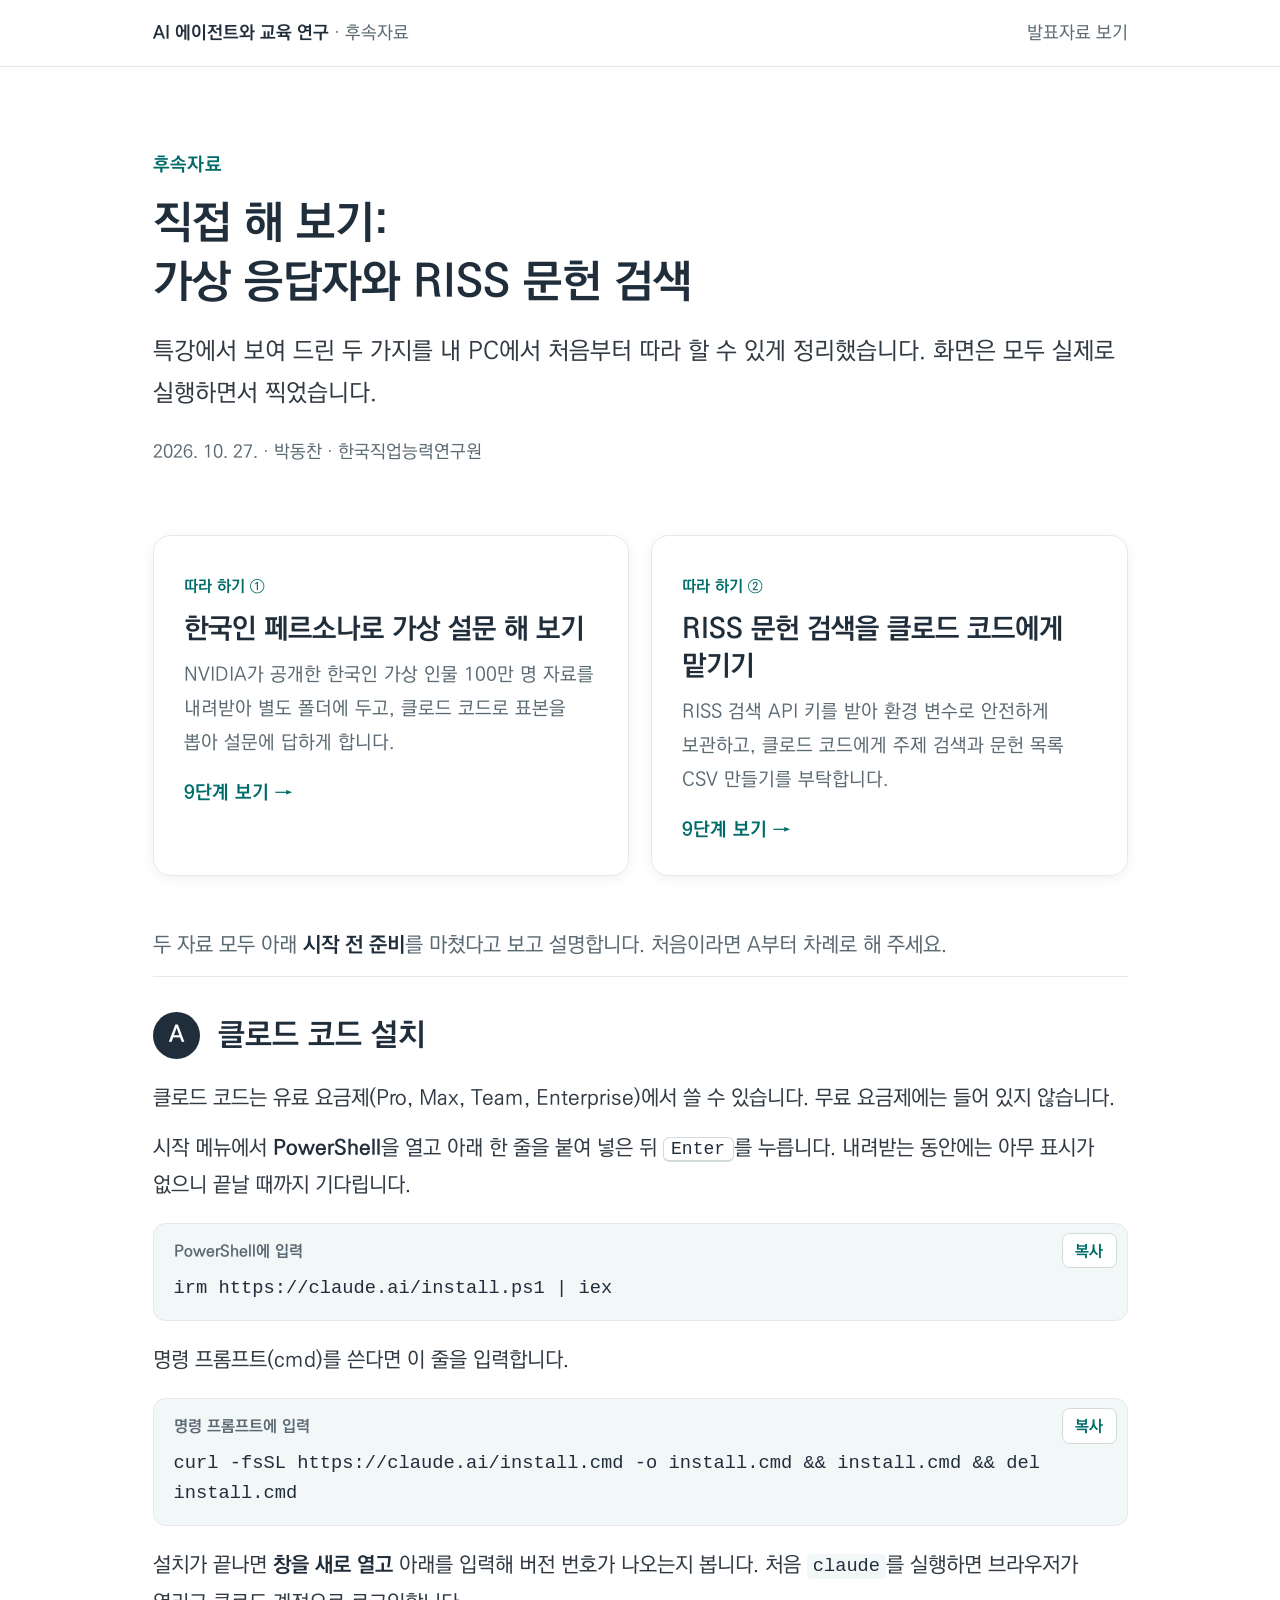
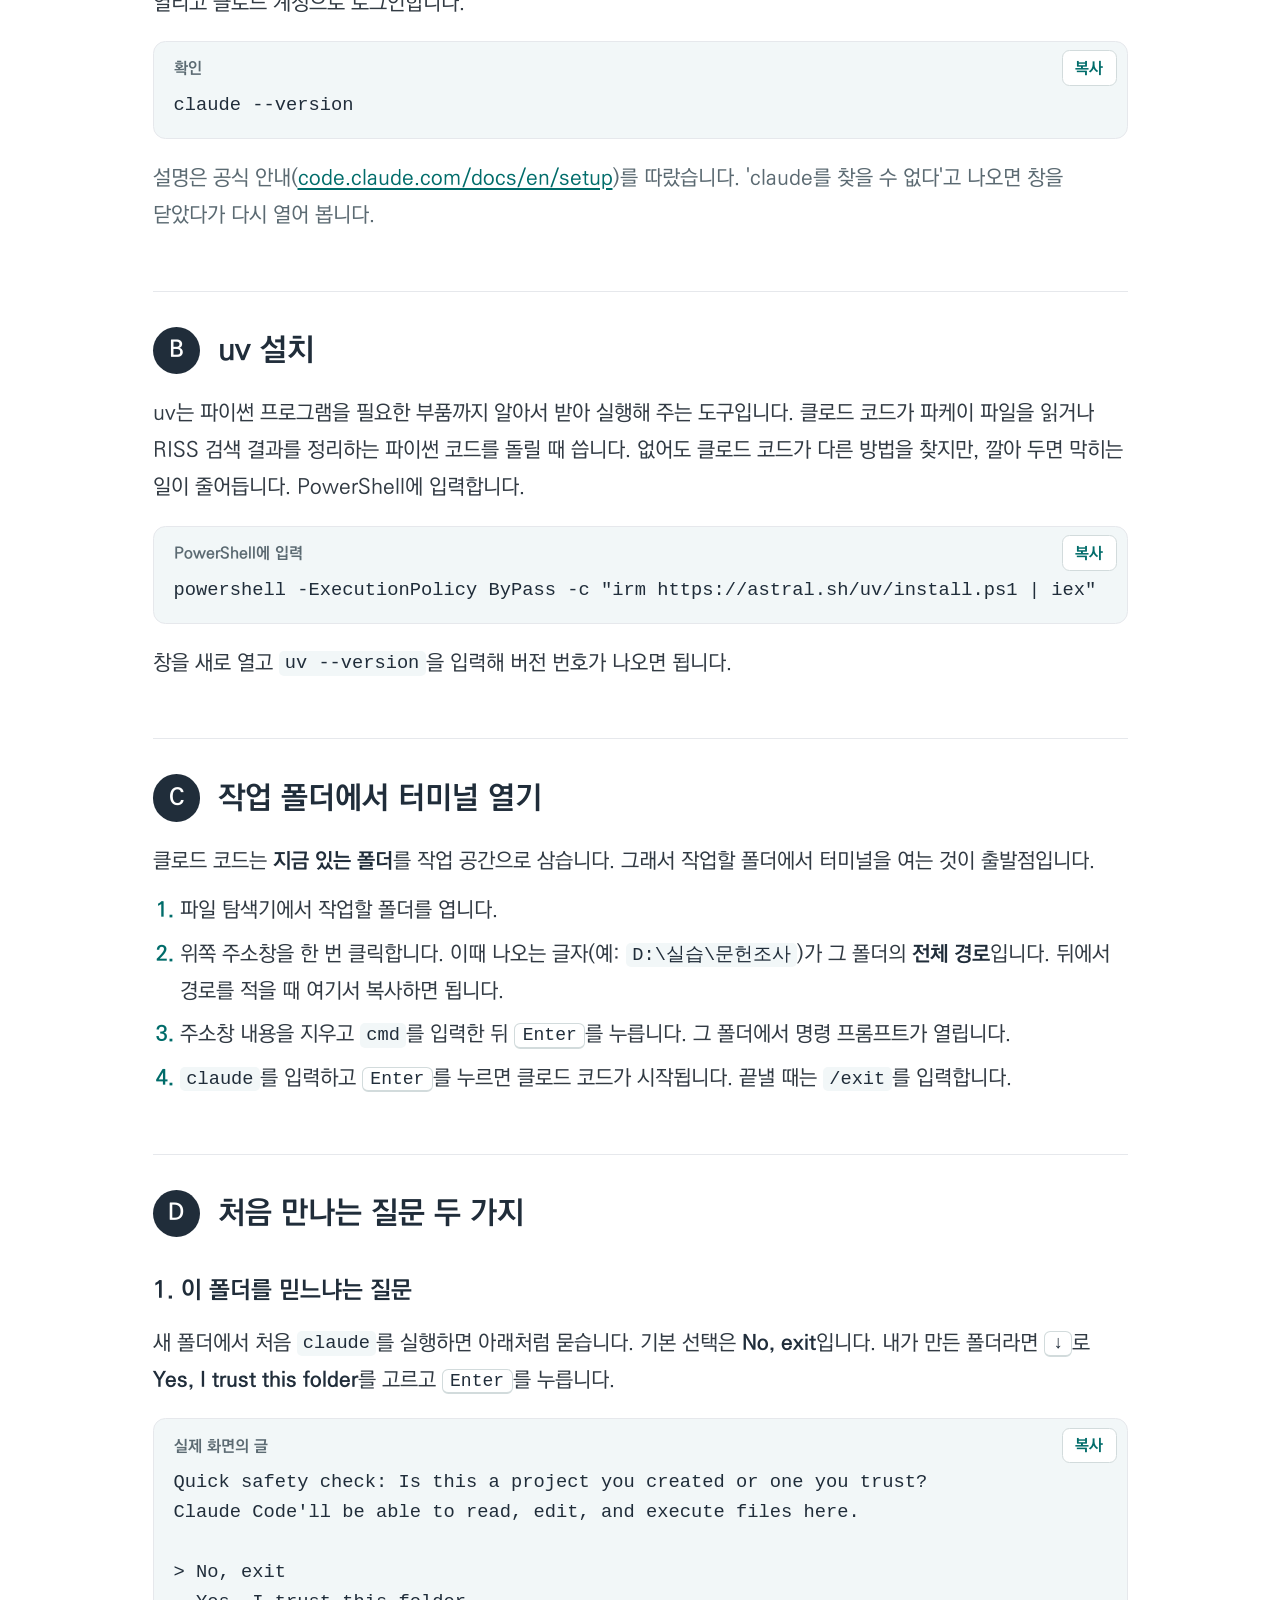
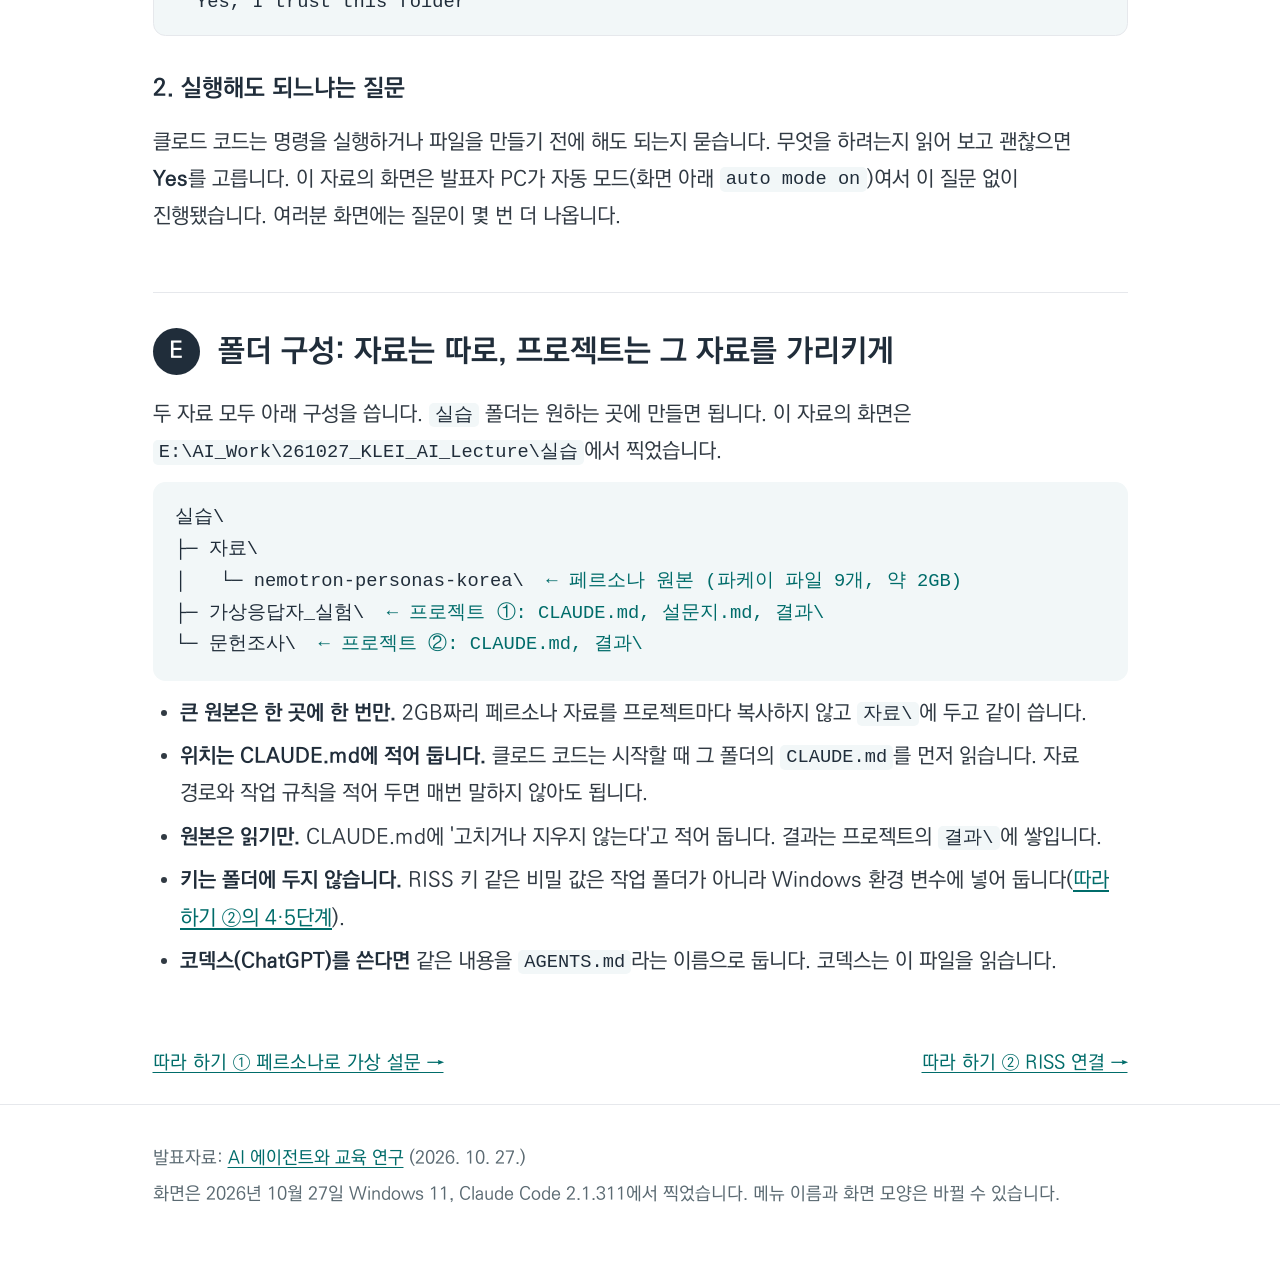
<file: followup/index.html>
<!doctype html>
<html lang="ko">
<head>
<meta charset="utf-8">
<meta name="viewport" content="width=device-width,initial-scale=1">
<meta name="color-scheme" content="light only">
<link rel="icon" href="data:,">
<title>후속자료: 직접 해 보기</title>
<meta name="description" content="AI 에이전트와 교육 연구 특강 후속자료. 한국인 페르소나로 가상 설문 해 보기, RISS 문헌 검색을 클로드 코드에 연결하기.">
<link rel="stylesheet" href="asset/guide.css">
</head>
<body>
<div class="top"><div class="wrap">
  <span class="crumb"><b>AI 에이전트와 교육 연구</b> · 후속자료</span>
  <a href="../">발표자료 보기</a>
</div></div>

<main class="wrap">
<header class="hero">
  <p class="kicker">후속자료</p>
  <h1>직접 해 보기:<br>가상 응답자와 RISS 문헌 검색</h1>
  <p class="lead">특강에서 보여 드린 두 가지를 내 PC에서 처음부터 따라 할 수 있게 정리했습니다. 화면은 모두 실제로 실행하면서 찍었습니다.</p>
  <p class="meta">2026. 10. 27. · 박동찬 · 한국직업능력연구원</p>
</header>

<div class="cards">
  <a class="card" href="persona/">
    <span class="tag">따라 하기 ①</span>
    <h2>한국인 페르소나로 가상 설문 해 보기</h2>
    <p>NVIDIA가 공개한 한국인 가상 인물 100만 명 자료를 내려받아 별도 폴더에 두고, 클로드 코드로 표본을 뽑아 설문에 답하게 합니다.</p>
    <span class="go">9단계 보기 →</span>
  </a>
  <a class="card" href="riss/">
    <span class="tag">따라 하기 ②</span>
    <h2>RISS 문헌 검색을 클로드 코드에게 맡기기</h2>
    <p>RISS 검색 API 키를 받아 환경 변수로 안전하게 보관하고, 클로드 코드에게 주제 검색과 문헌 목록 CSV 만들기를 부탁합니다.</p>
    <span class="go">9단계 보기 →</span>
  </a>
</div>

<p class="muted">두 자료 모두 아래 <strong>시작 전 준비</strong>를 마쳤다고 보고 설명합니다. 처음이라면 A부터 차례로 해 주세요.</p>

<section class="step plain" id="prep-a">
  <h2><span class="n">A</span>클로드 코드 설치</h2>
  <p>클로드 코드는 유료 요금제(Pro, Max, Team, Enterprise)에서 쓸 수 있습니다. 무료 요금제에는 들어 있지 않습니다.</p>
  <p>시작 메뉴에서 <strong>PowerShell</strong>을 열고 아래 한 줄을 붙여 넣은 뒤 <kbd>Enter</kbd>를 누릅니다. 내려받는 동안에는 아무 표시가 없으니 끝날 때까지 기다립니다.</p>
  <div class="box"><span class="lab">PowerShell에 입력</span><pre>irm https://claude.ai/install.ps1 | iex</pre></div>
  <p>명령 프롬프트(cmd)를 쓴다면 이 줄을 입력합니다.</p>
  <div class="box"><span class="lab">명령 프롬프트에 입력</span><pre>curl -fsSL https://claude.ai/install.cmd -o install.cmd &amp;&amp; install.cmd &amp;&amp; del install.cmd</pre></div>
  <p>설치가 끝나면 <strong>창을 새로 열고</strong> 아래를 입력해 버전 번호가 나오는지 봅니다. 처음 <code>claude</code>를 실행하면 브라우저가 열리고 클로드 계정으로 로그인합니다.</p>
  <div class="box"><span class="lab">확인</span><pre>claude --version</pre></div>
  <p class="muted">설명은 공식 안내(<a href="https://code.claude.com/docs/en/setup">code.claude.com/docs/en/setup</a>)를 따랐습니다. 'claude를 찾을 수 없다'고 나오면 창을 닫았다가 다시 열어 봅니다.</p>
</section>

<section class="step plain" id="prep-b">
  <h2><span class="n">B</span>uv 설치</h2>
  <p>uv는 파이썬 프로그램을 필요한 부품까지 알아서 받아 실행해 주는 도구입니다. 클로드 코드가 파케이 파일을 읽거나 RISS 검색 결과를 정리하는 파이썬 코드를 돌릴 때 씁니다. 없어도 클로드 코드가 다른 방법을 찾지만, 깔아 두면 막히는 일이 줄어듭니다. PowerShell에 입력합니다.</p>
  <div class="box"><span class="lab">PowerShell에 입력</span><pre>powershell -ExecutionPolicy ByPass -c "irm https://astral.sh/uv/install.ps1 | iex"</pre></div>
  <p>창을 새로 열고 <code>uv --version</code>을 입력해 버전 번호가 나오면 됩니다.</p>
</section>

<section class="step plain" id="prep-c">
  <h2><span class="n">C</span>작업 폴더에서 터미널 열기</h2>
  <p>클로드 코드는 <strong>지금 있는 폴더</strong>를 작업 공간으로 삼습니다. 그래서 작업할 폴더에서 터미널을 여는 것이 출발점입니다.</p>
  <ol class="nums">
    <li>파일 탐색기에서 작업할 폴더를 엽니다.</li>
    <li>위쪽 주소창을 한 번 클릭합니다. 이때 나오는 글자(예: <code>D:\실습\문헌조사</code>)가 그 폴더의 <strong>전체 경로</strong>입니다. 뒤에서 경로를 적을 때 여기서 복사하면 됩니다.</li>
    <li>주소창 내용을 지우고 <code>cmd</code>를 입력한 뒤 <kbd>Enter</kbd>를 누릅니다. 그 폴더에서 명령 프롬프트가 열립니다.</li>
    <li><code>claude</code>를 입력하고 <kbd>Enter</kbd>를 누르면 클로드 코드가 시작됩니다. 끝낼 때는 <code>/exit</code>를 입력합니다.</li>
  </ol>
</section>

<section class="step plain" id="prep-d">
  <h2><span class="n">D</span>처음 만나는 질문 두 가지</h2>
  <h3>1. 이 폴더를 믿느냐는 질문</h3>
  <p>새 폴더에서 처음 <code>claude</code>를 실행하면 아래처럼 묻습니다. 기본 선택은 <strong>No, exit</strong>입니다. 내가 만든 폴더라면 <kbd>↓</kbd>로 <strong>Yes, I trust this folder</strong>를 고르고 <kbd>Enter</kbd>를 누릅니다.</p>
  <div class="box"><span class="lab">실제 화면의 글</span><pre>Quick safety check: Is this a project you created or one you trust?
Claude Code'll be able to read, edit, and execute files here.

&gt; No, exit
  Yes, I trust this folder</pre></div>
  <h3>2. 실행해도 되느냐는 질문</h3>
  <p>클로드 코드는 명령을 실행하거나 파일을 만들기 전에 해도 되는지 묻습니다. 무엇을 하려는지 읽어 보고 괜찮으면 <strong>Yes</strong>를 고릅니다. 이 자료의 화면은 발표자 PC가 자동 모드(화면 아래 <code>auto mode on</code>)여서 이 질문 없이 진행됐습니다. 여러분 화면에는 질문이 몇 번 더 나옵니다.</p>
</section>

<section class="step plain" id="prep-e">
  <h2><span class="n">E</span>폴더 구성: 자료는 따로, 프로젝트는 그 자료를 가리키게</h2>
  <p>두 자료 모두 아래 구성을 씁니다. <code>실습</code> 폴더는 원하는 곳에 만들면 됩니다. 이 자료의 화면은 <code>E:\AI_Work\261027_KLEI_AI_Lecture\실습</code>에서 찍었습니다.</p>
<pre class="tree">실습\
├─ 자료\
│   └─ nemotron-personas-korea\  <i>← 페르소나 원본 (파케이 파일 9개, 약 2GB)</i>
├─ 가상응답자_실험\  <i>← 프로젝트 ①: CLAUDE.md, 설문지.md, 결과\</i>
└─ 문헌조사\  <i>← 프로젝트 ②: CLAUDE.md, 결과\</i></pre>
  <ul class="dots">
    <li><strong>큰 원본은 한 곳에 한 번만.</strong> 2GB짜리 페르소나 자료를 프로젝트마다 복사하지 않고 <code>자료\</code>에 두고 같이 씁니다.</li>
    <li><strong>위치는 CLAUDE.md에 적어 둡니다.</strong> 클로드 코드는 시작할 때 그 폴더의 <code>CLAUDE.md</code>를 먼저 읽습니다. 자료 경로와 작업 규칙을 적어 두면 매번 말하지 않아도 됩니다.</li>
    <li><strong>원본은 읽기만.</strong> CLAUDE.md에 '고치거나 지우지 않는다'고 적어 둡니다. 결과는 프로젝트의 <code>결과\</code>에 쌓입니다.</li>
    <li><strong>키는 폴더에 두지 않습니다.</strong> RISS 키 같은 비밀 값은 작업 폴더가 아니라 Windows 환경 변수에 넣어 둡니다(<a href="riss/#s4">따라 하기 ②의 4·5단계</a>).</li>
    <li><strong>코덱스(ChatGPT)를 쓴다면</strong> 같은 내용을 <code>AGENTS.md</code>라는 이름으로 둡니다. 코덱스는 이 파일을 읽습니다.</li>
  </ul>
</section>

<div class="next"><a href="persona/">따라 하기 ① 페르소나로 가상 설문 →</a><a href="riss/">따라 하기 ② RISS 연결 →</a></div>
</main>

<footer><div class="wrap">
  <p>발표자료: <a href="../">AI 에이전트와 교육 연구</a> (2026. 10. 27.)</p>
  <p>화면은 2026년 10월 27일 Windows 11, Claude Code 2.1.311에서 찍었습니다. 메뉴 이름과 화면 모양은 바뀔 수 있습니다.</p>
</div></footer>
<script src="asset/guide.js"></script>
</body>
</html>
</file>
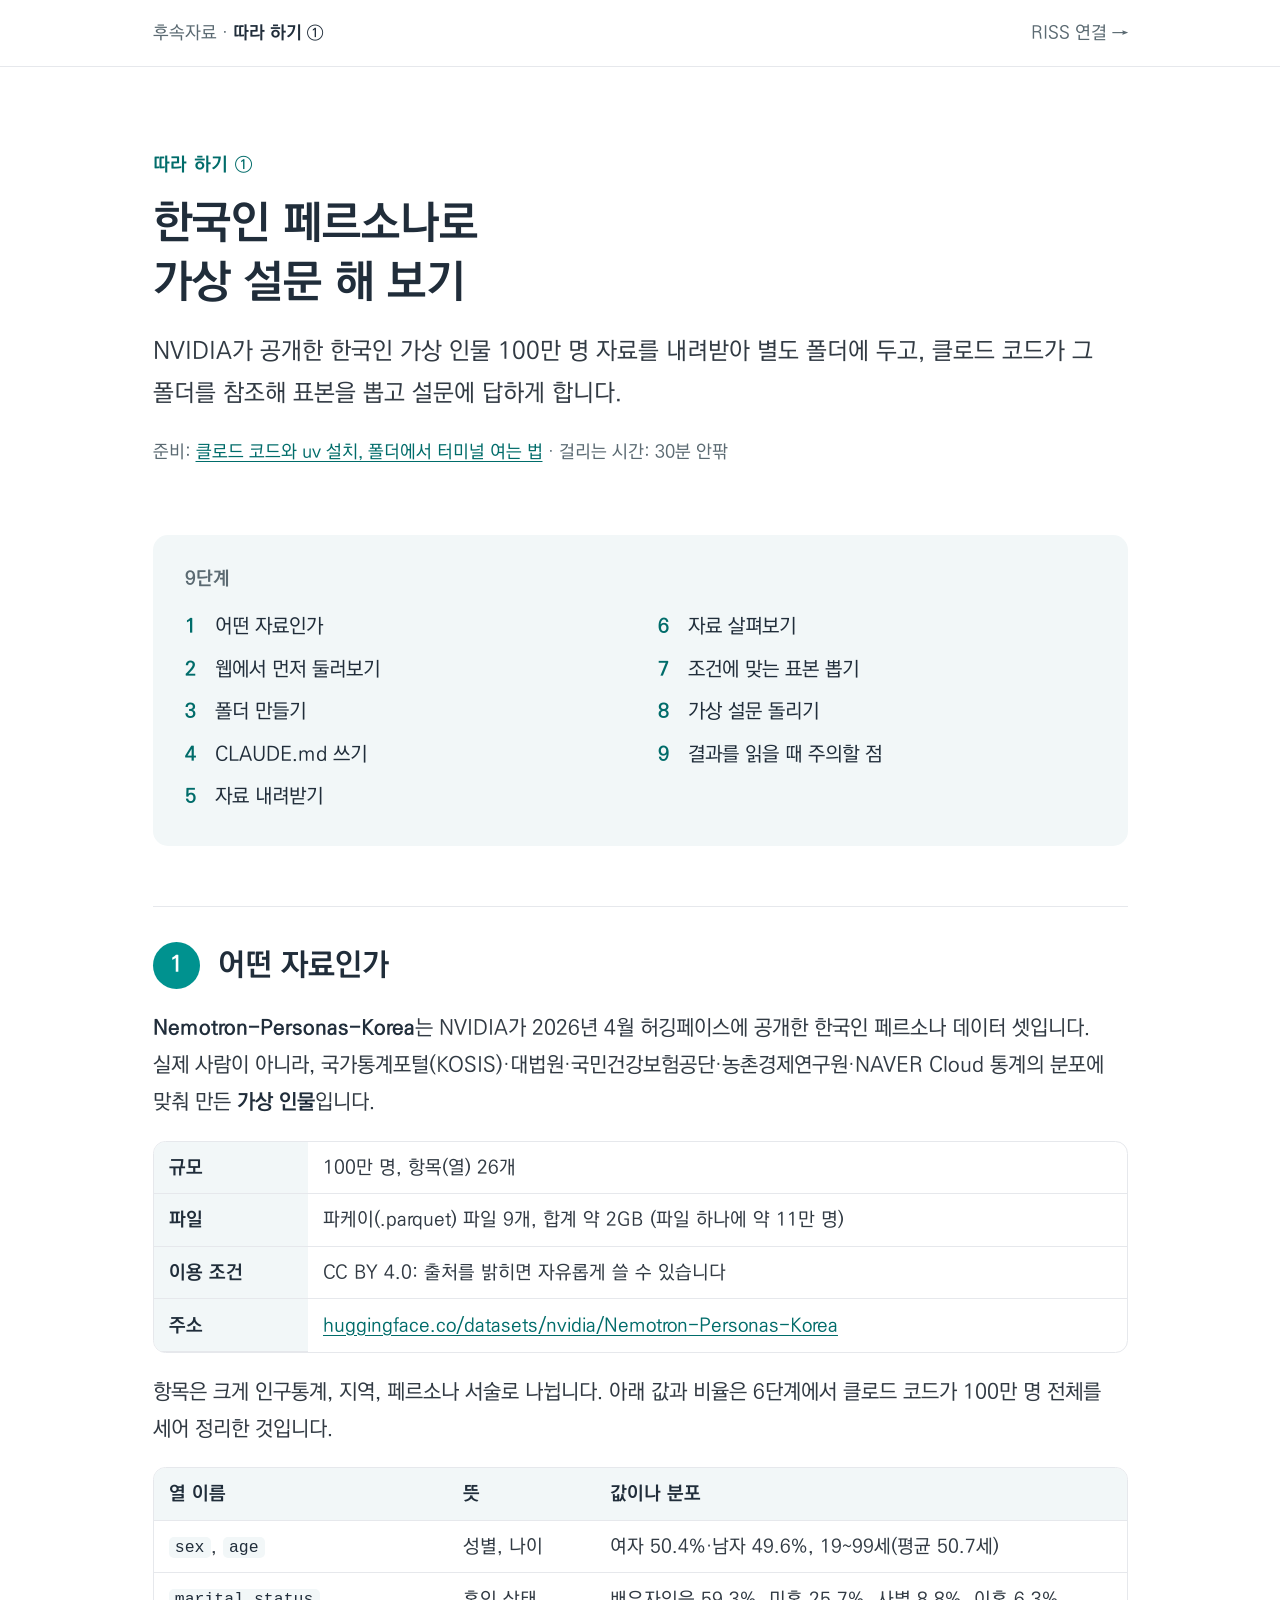
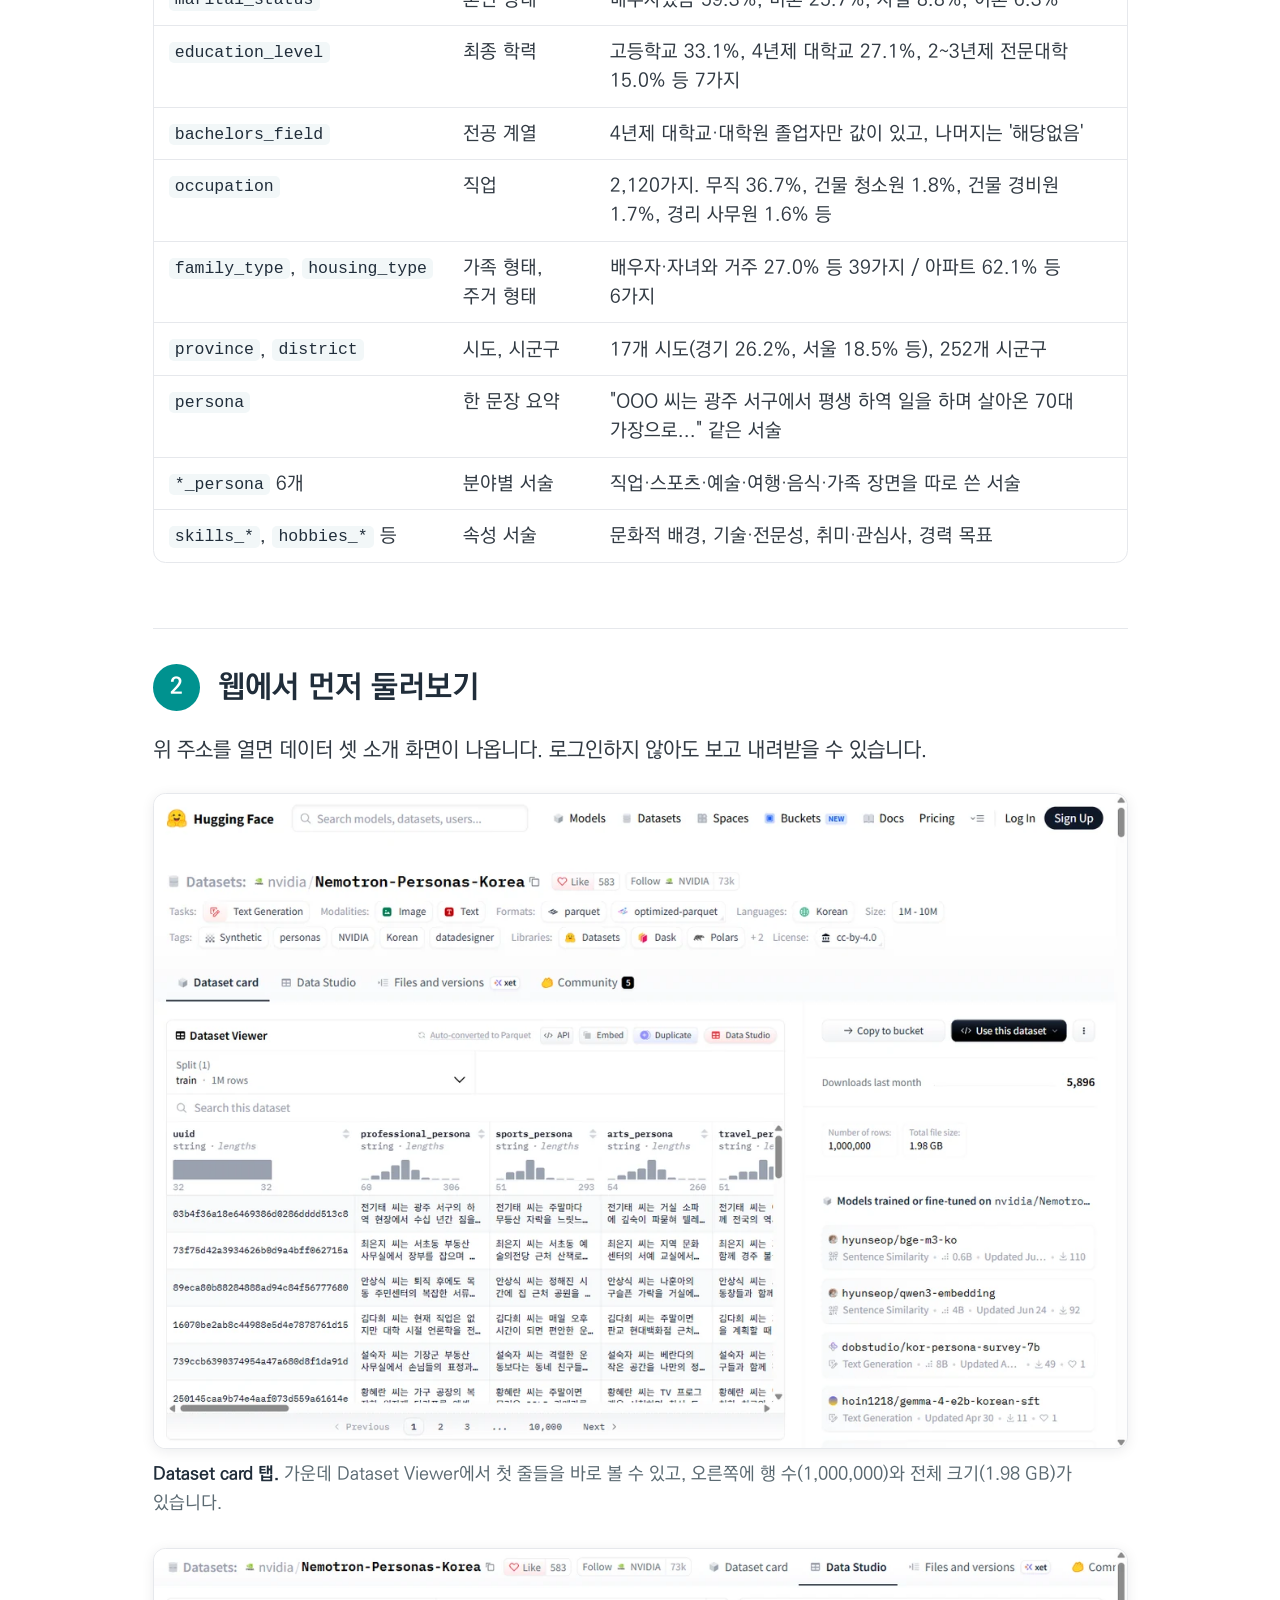
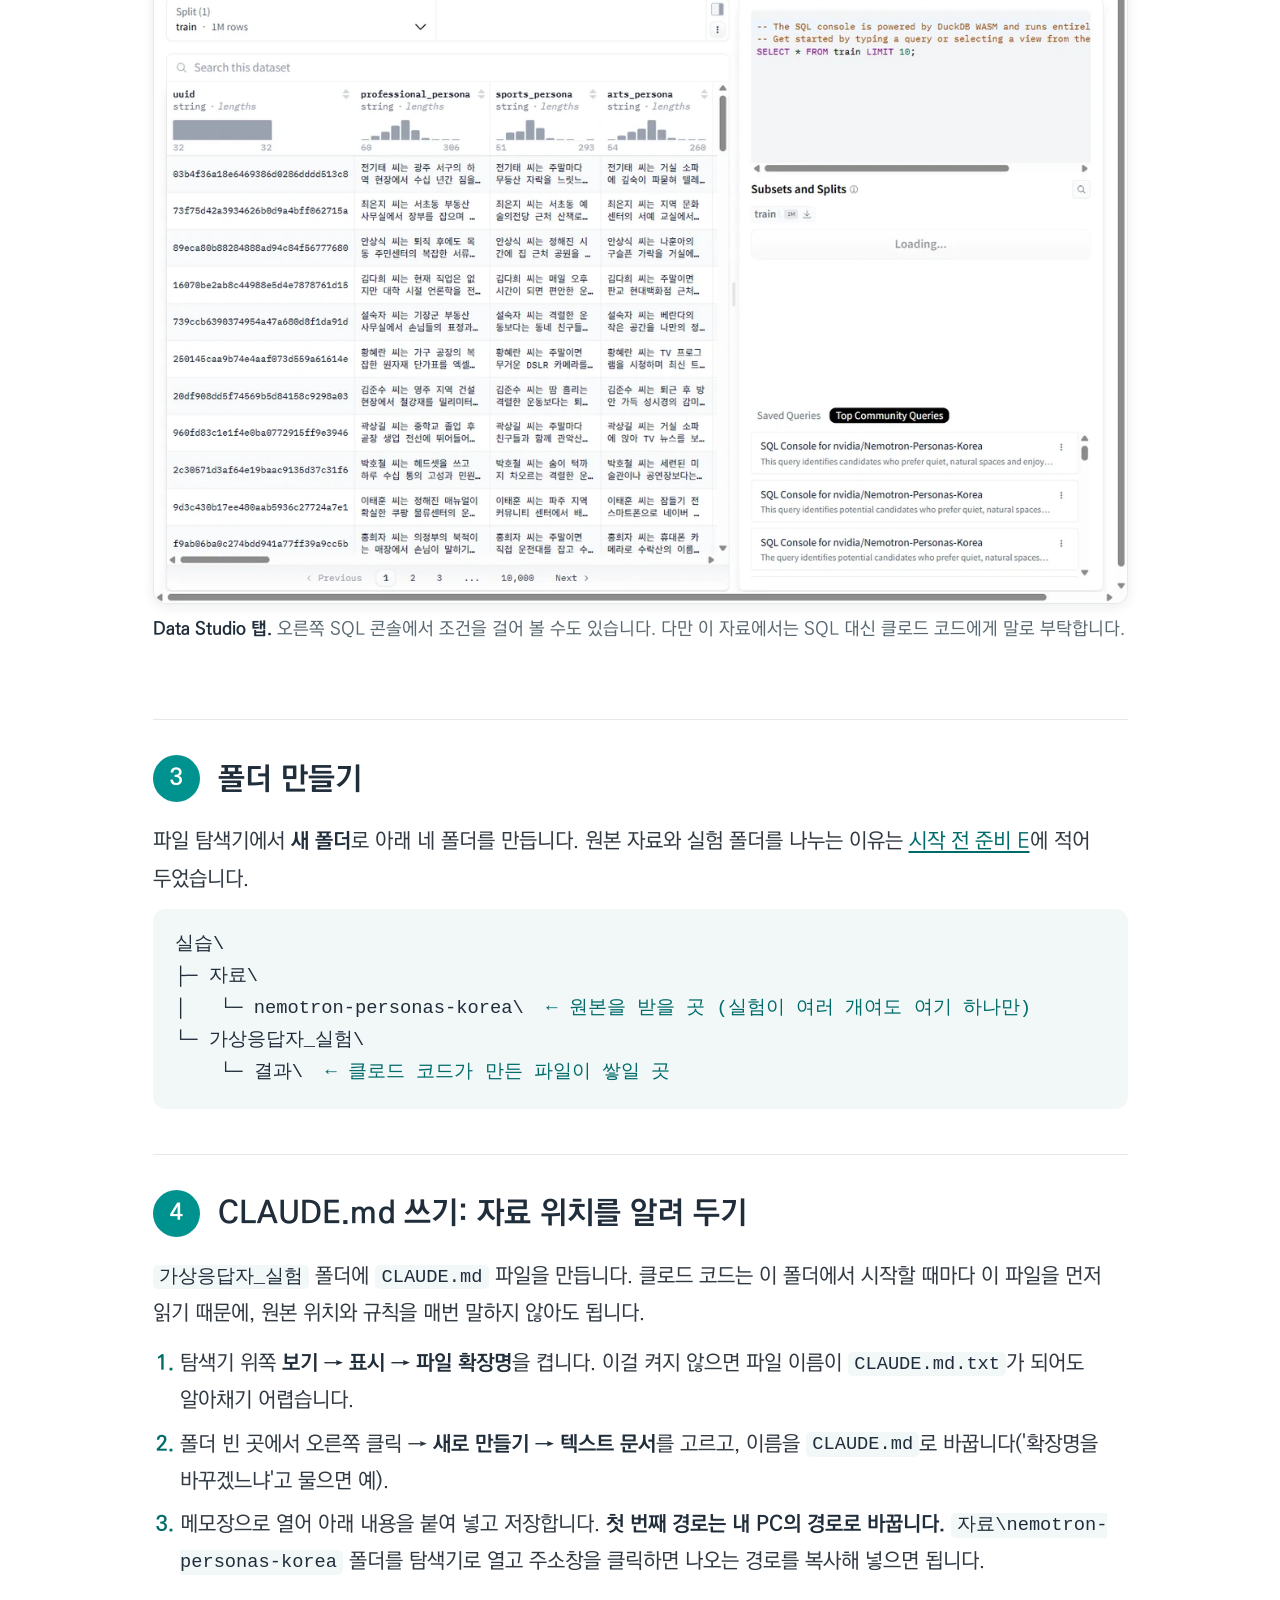
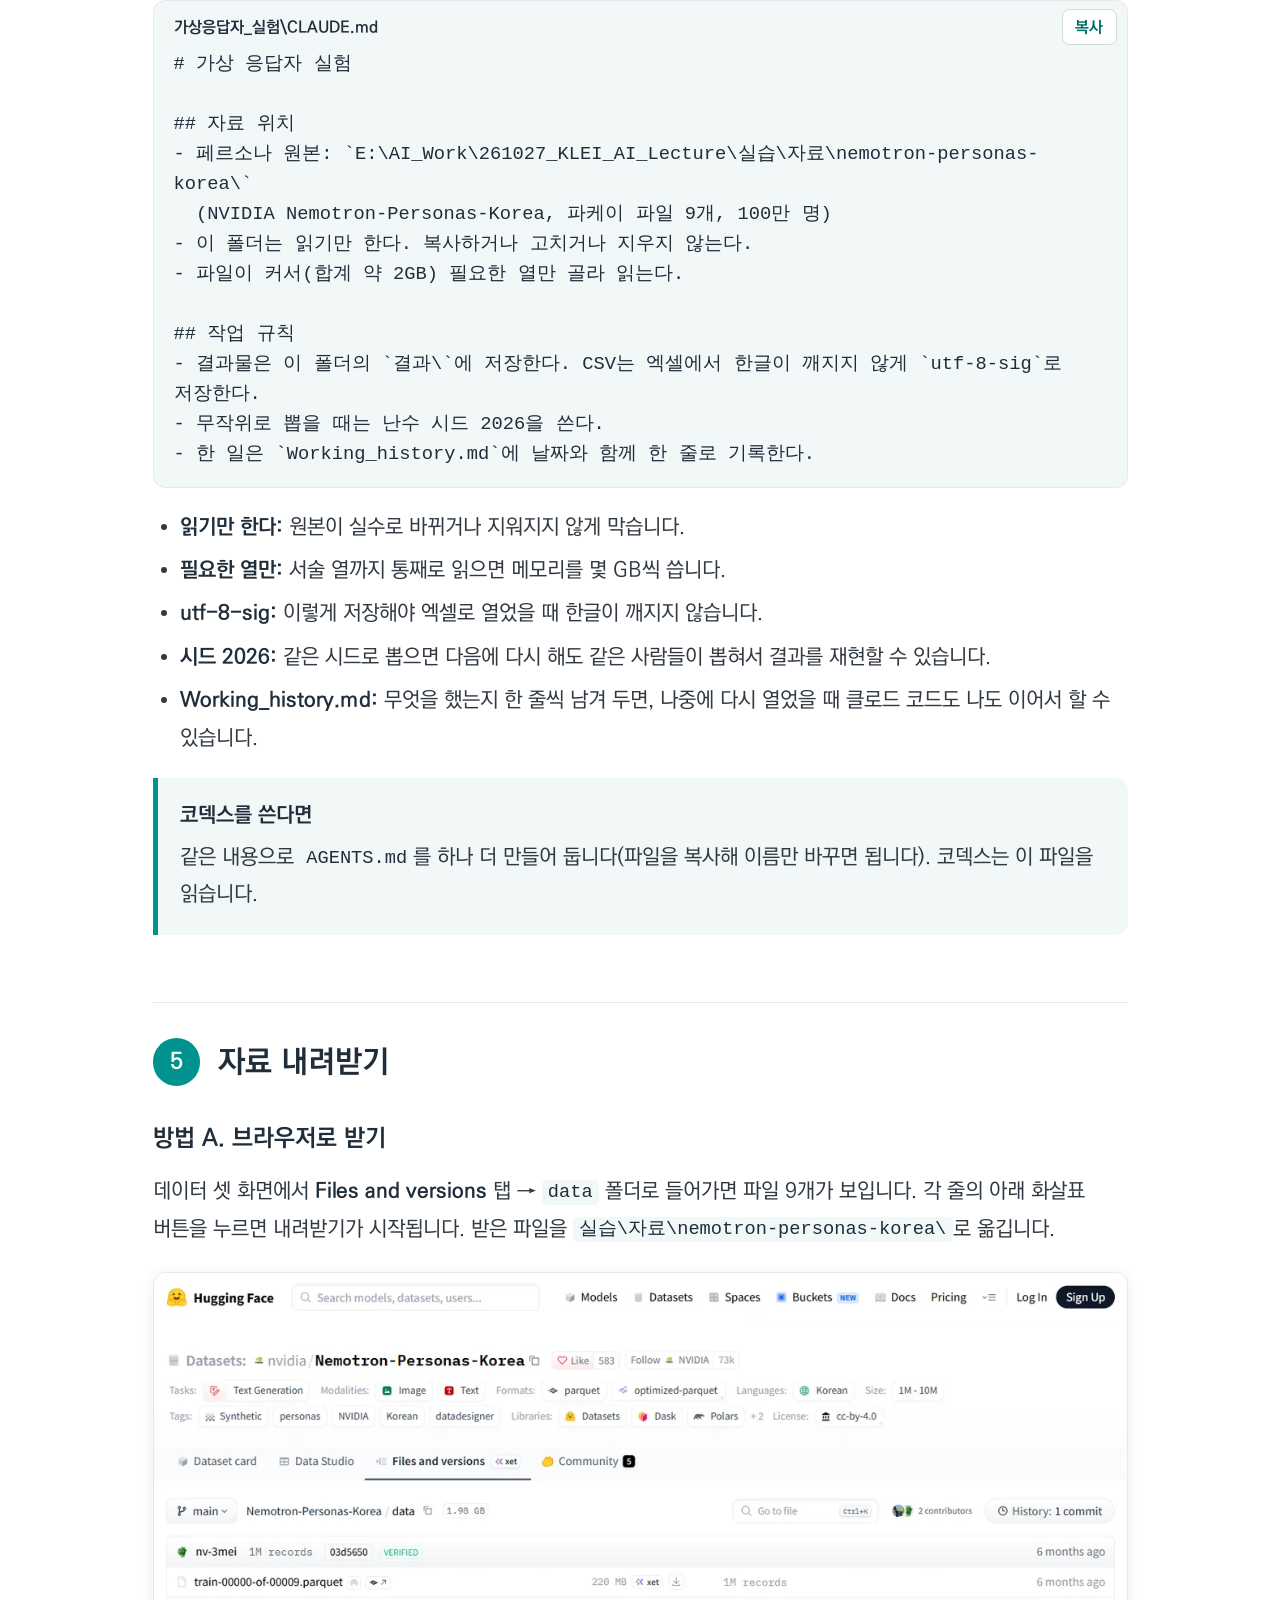
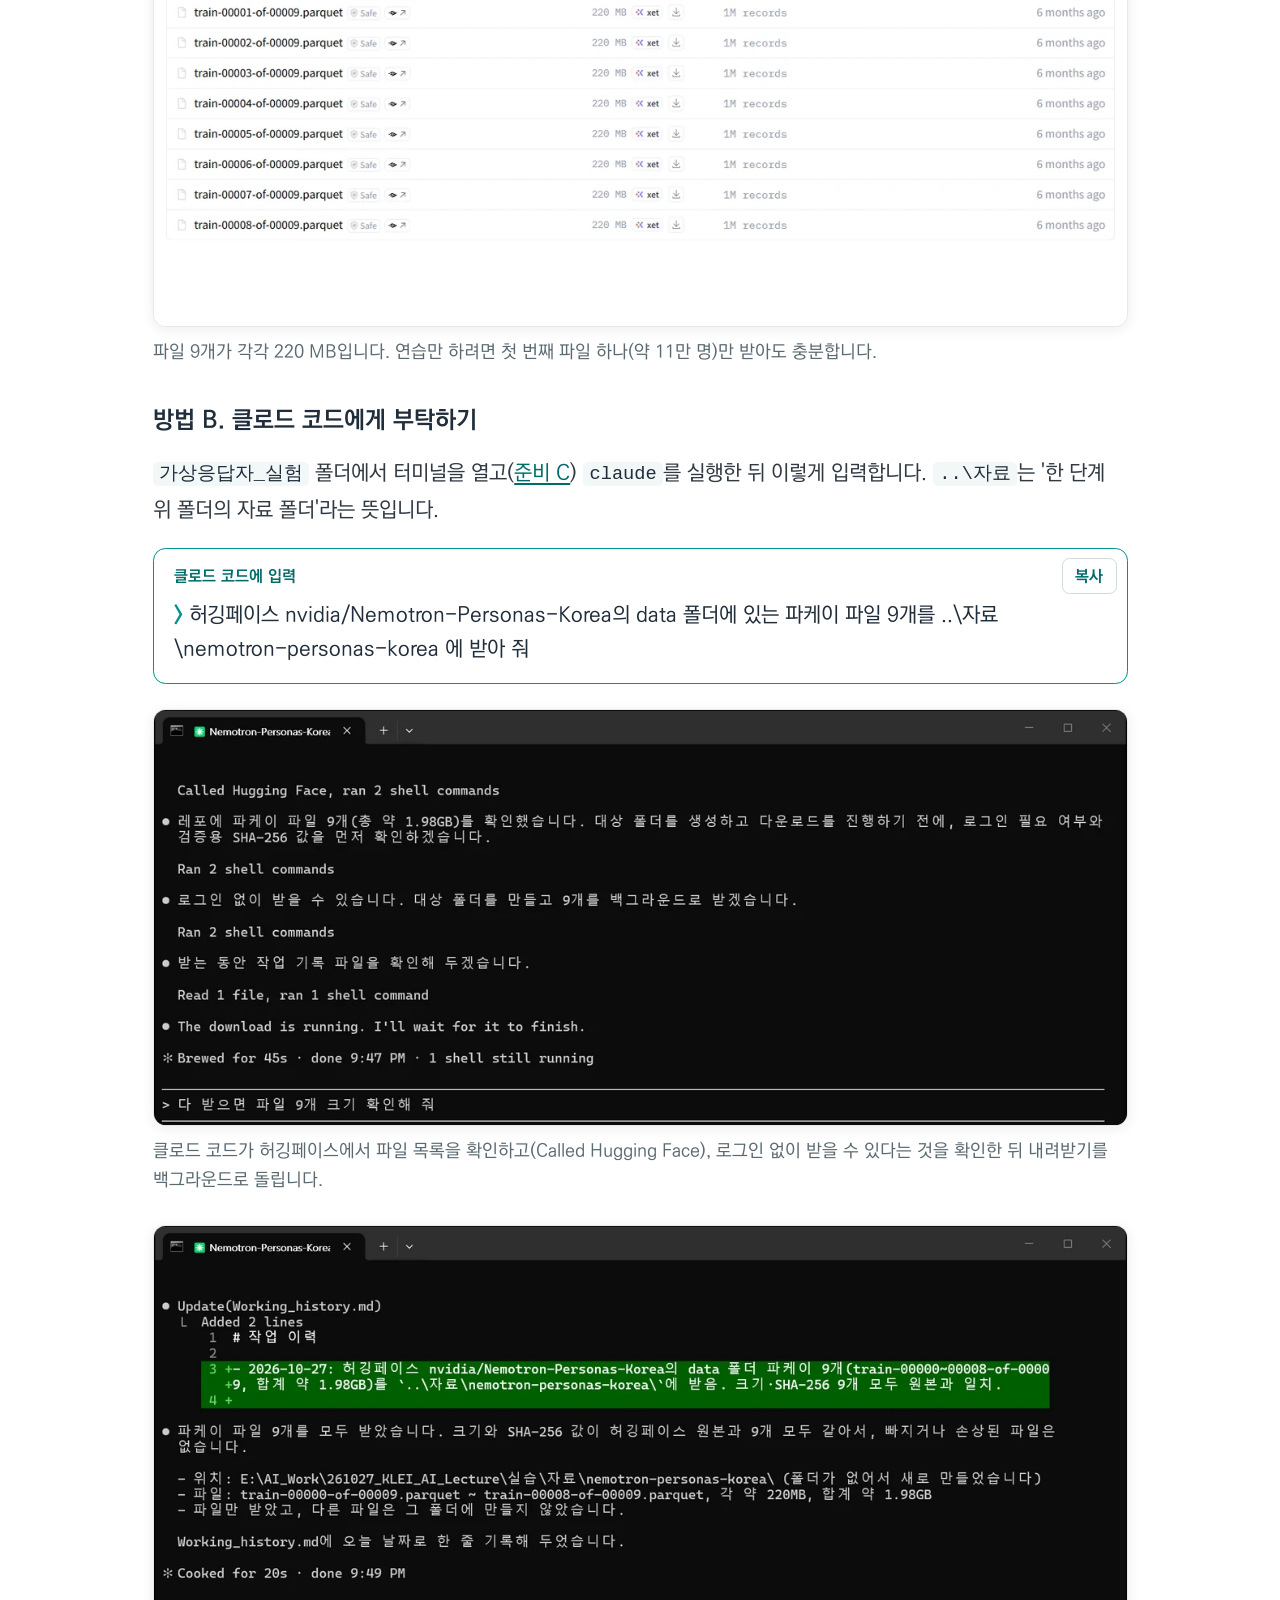
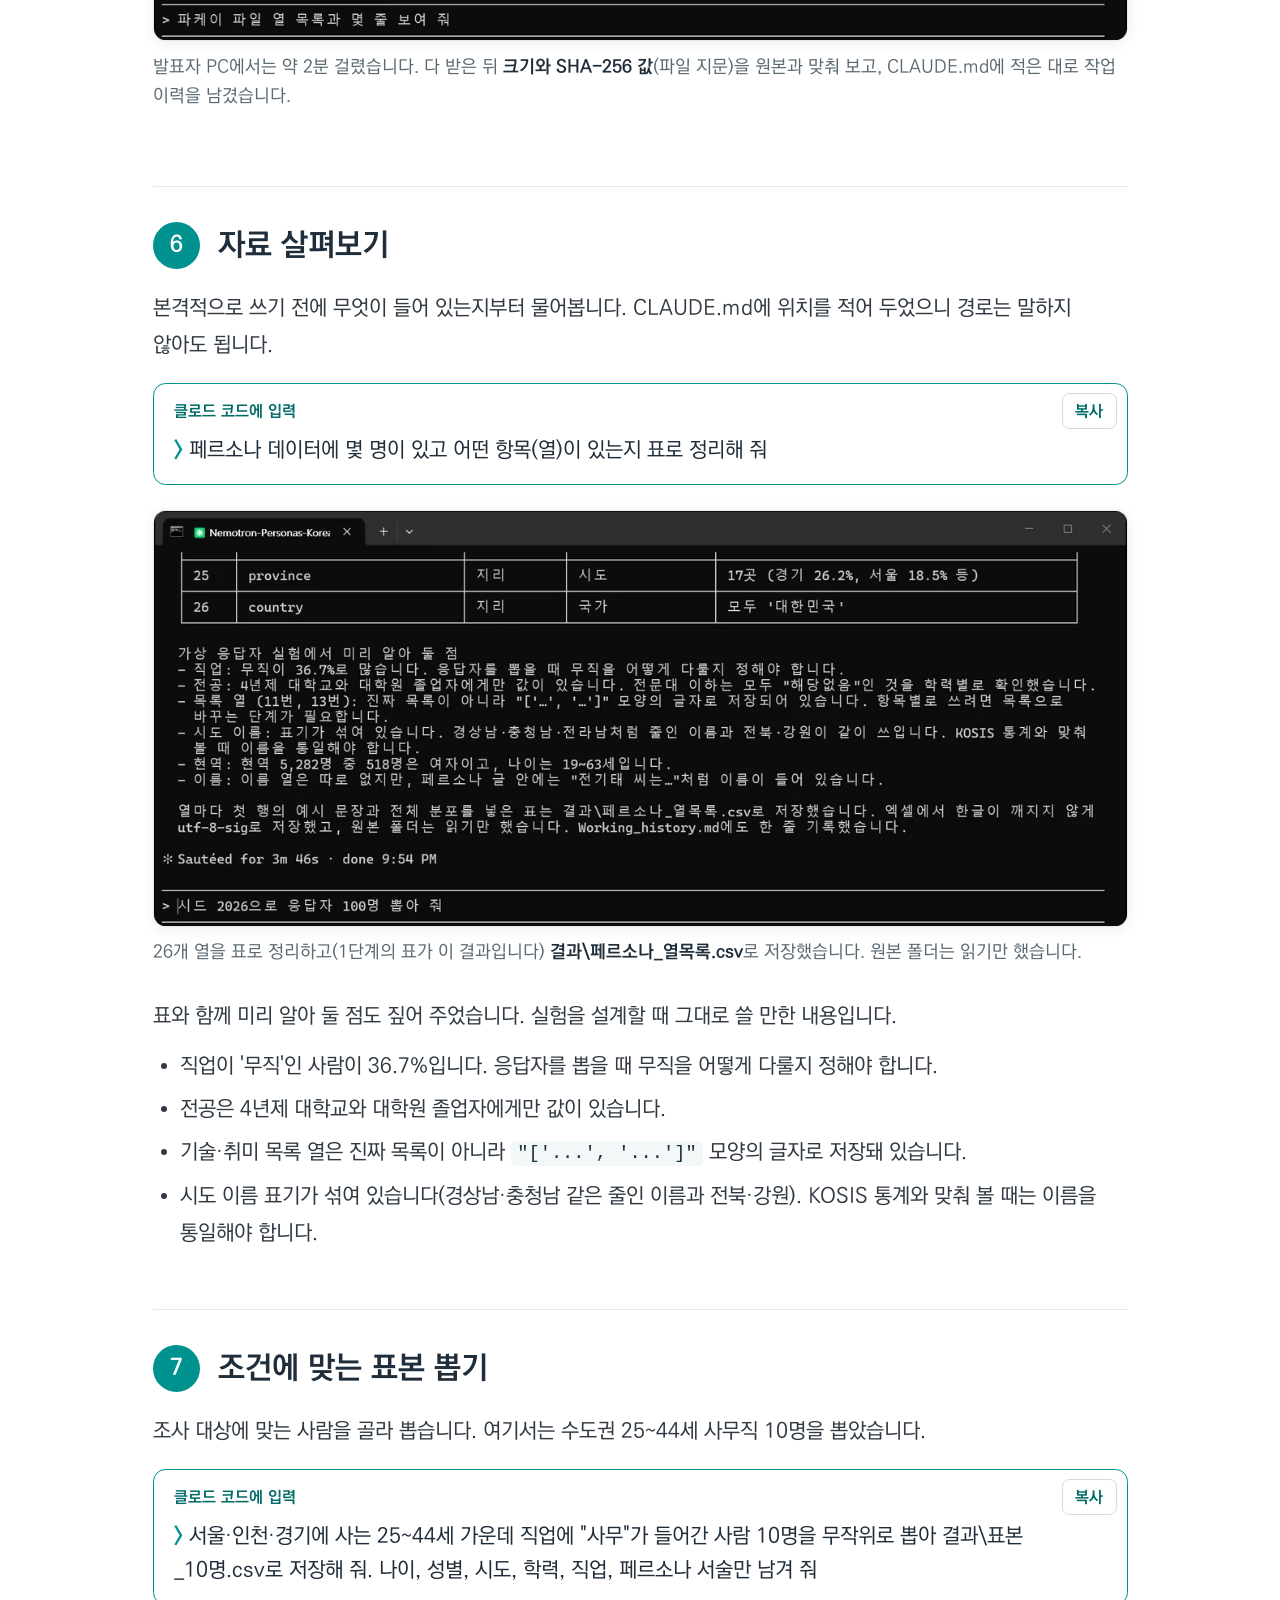
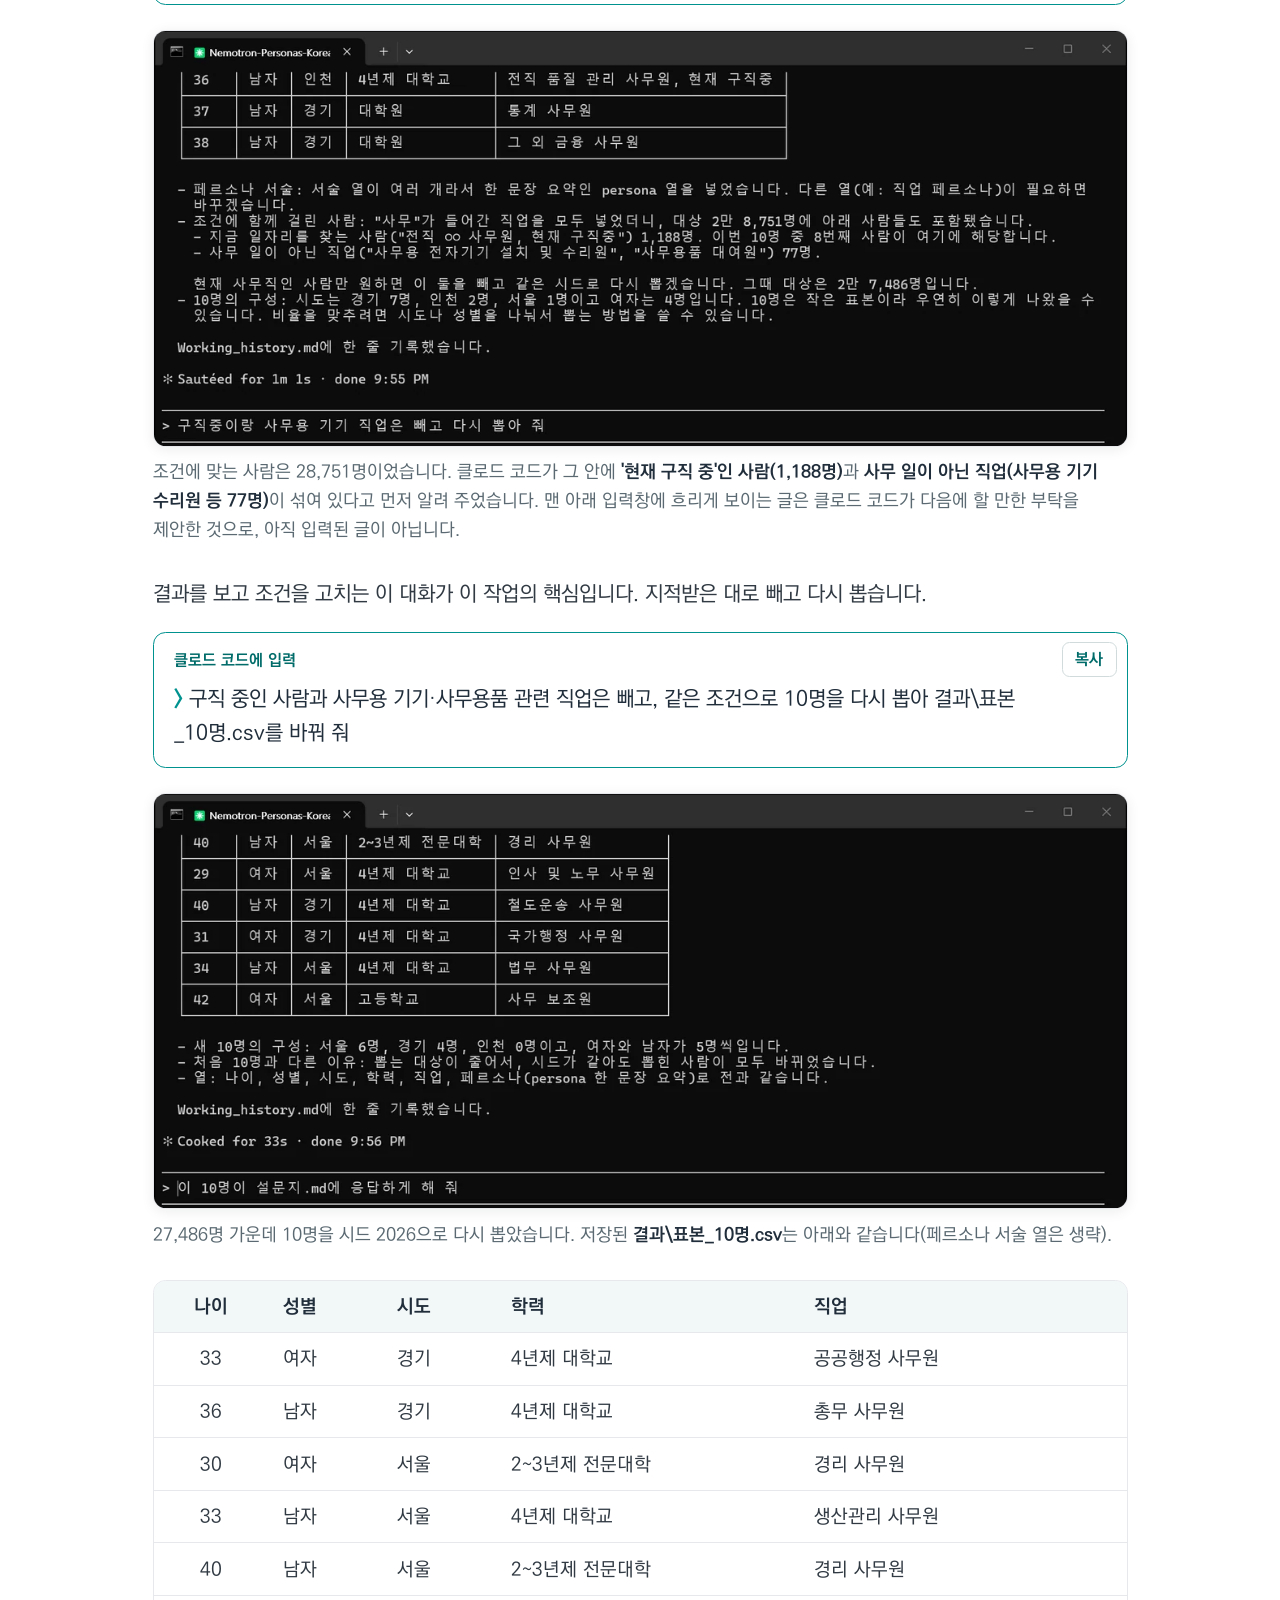
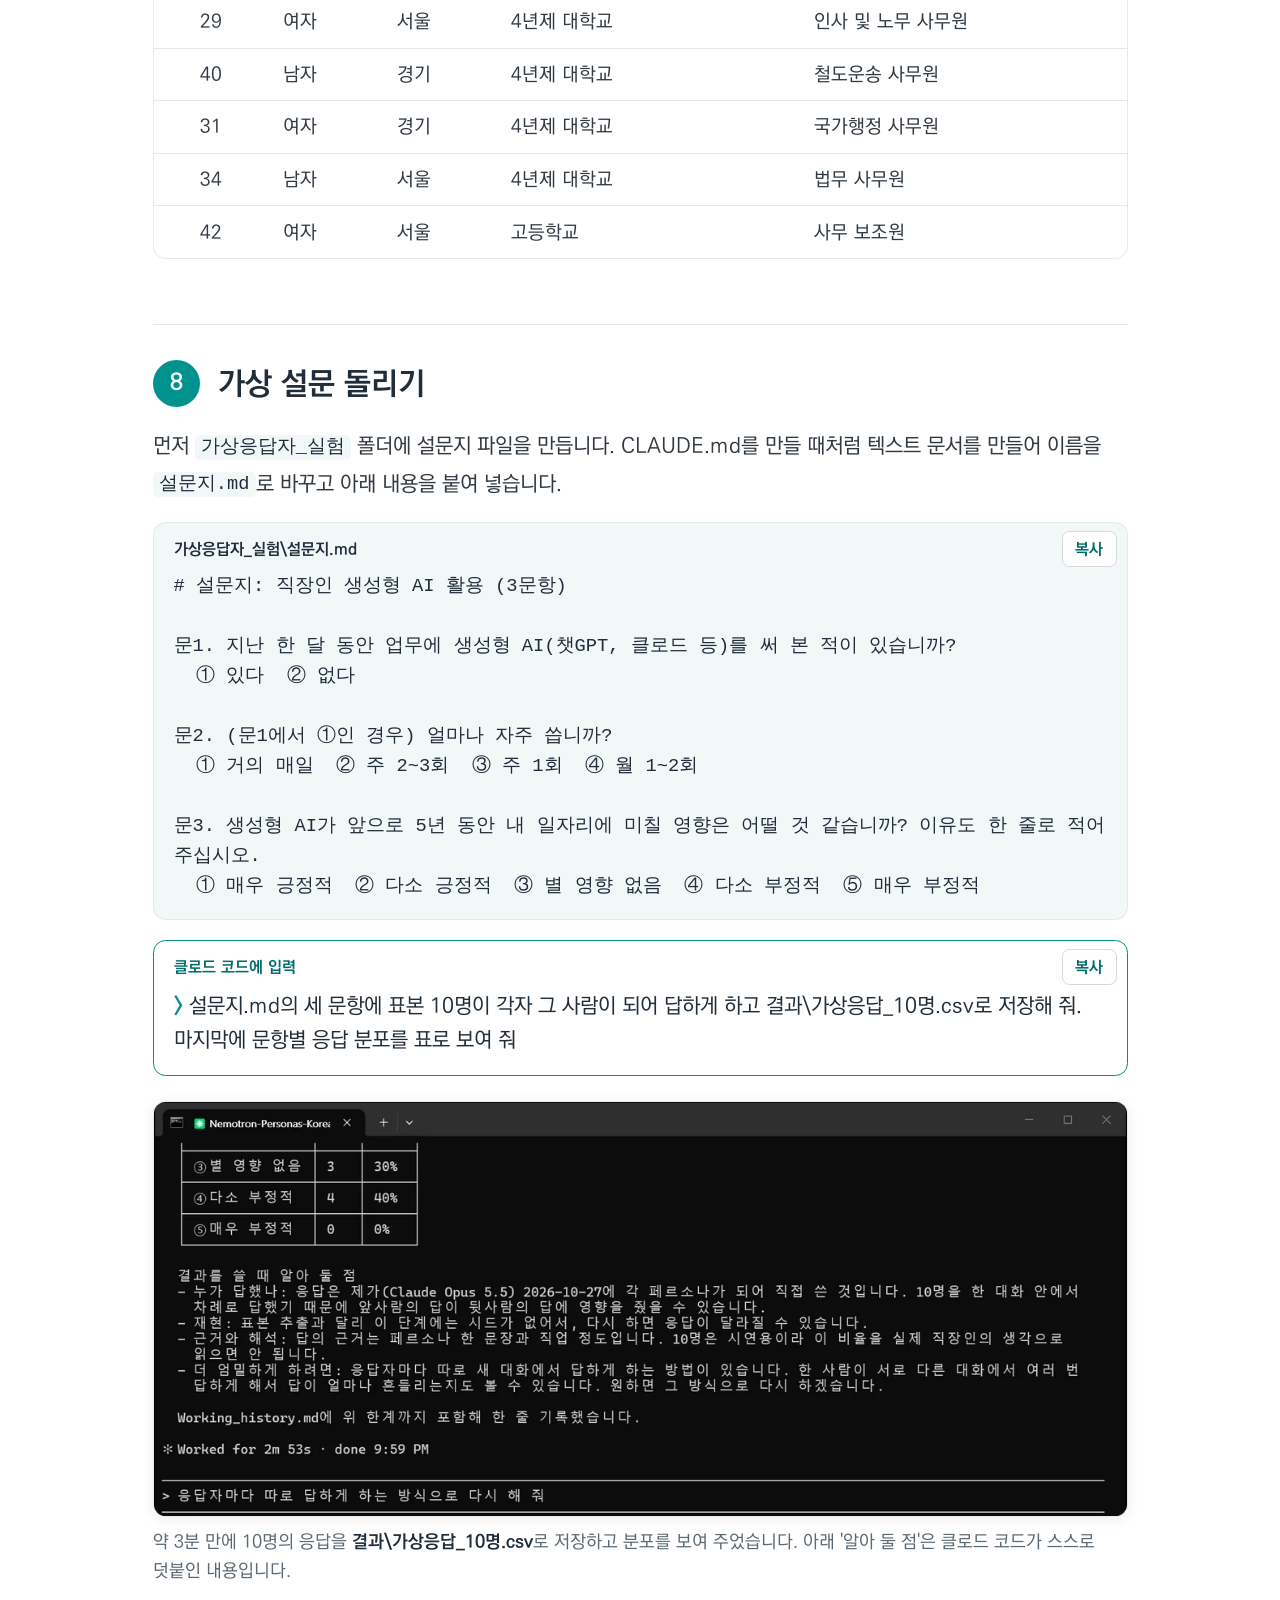
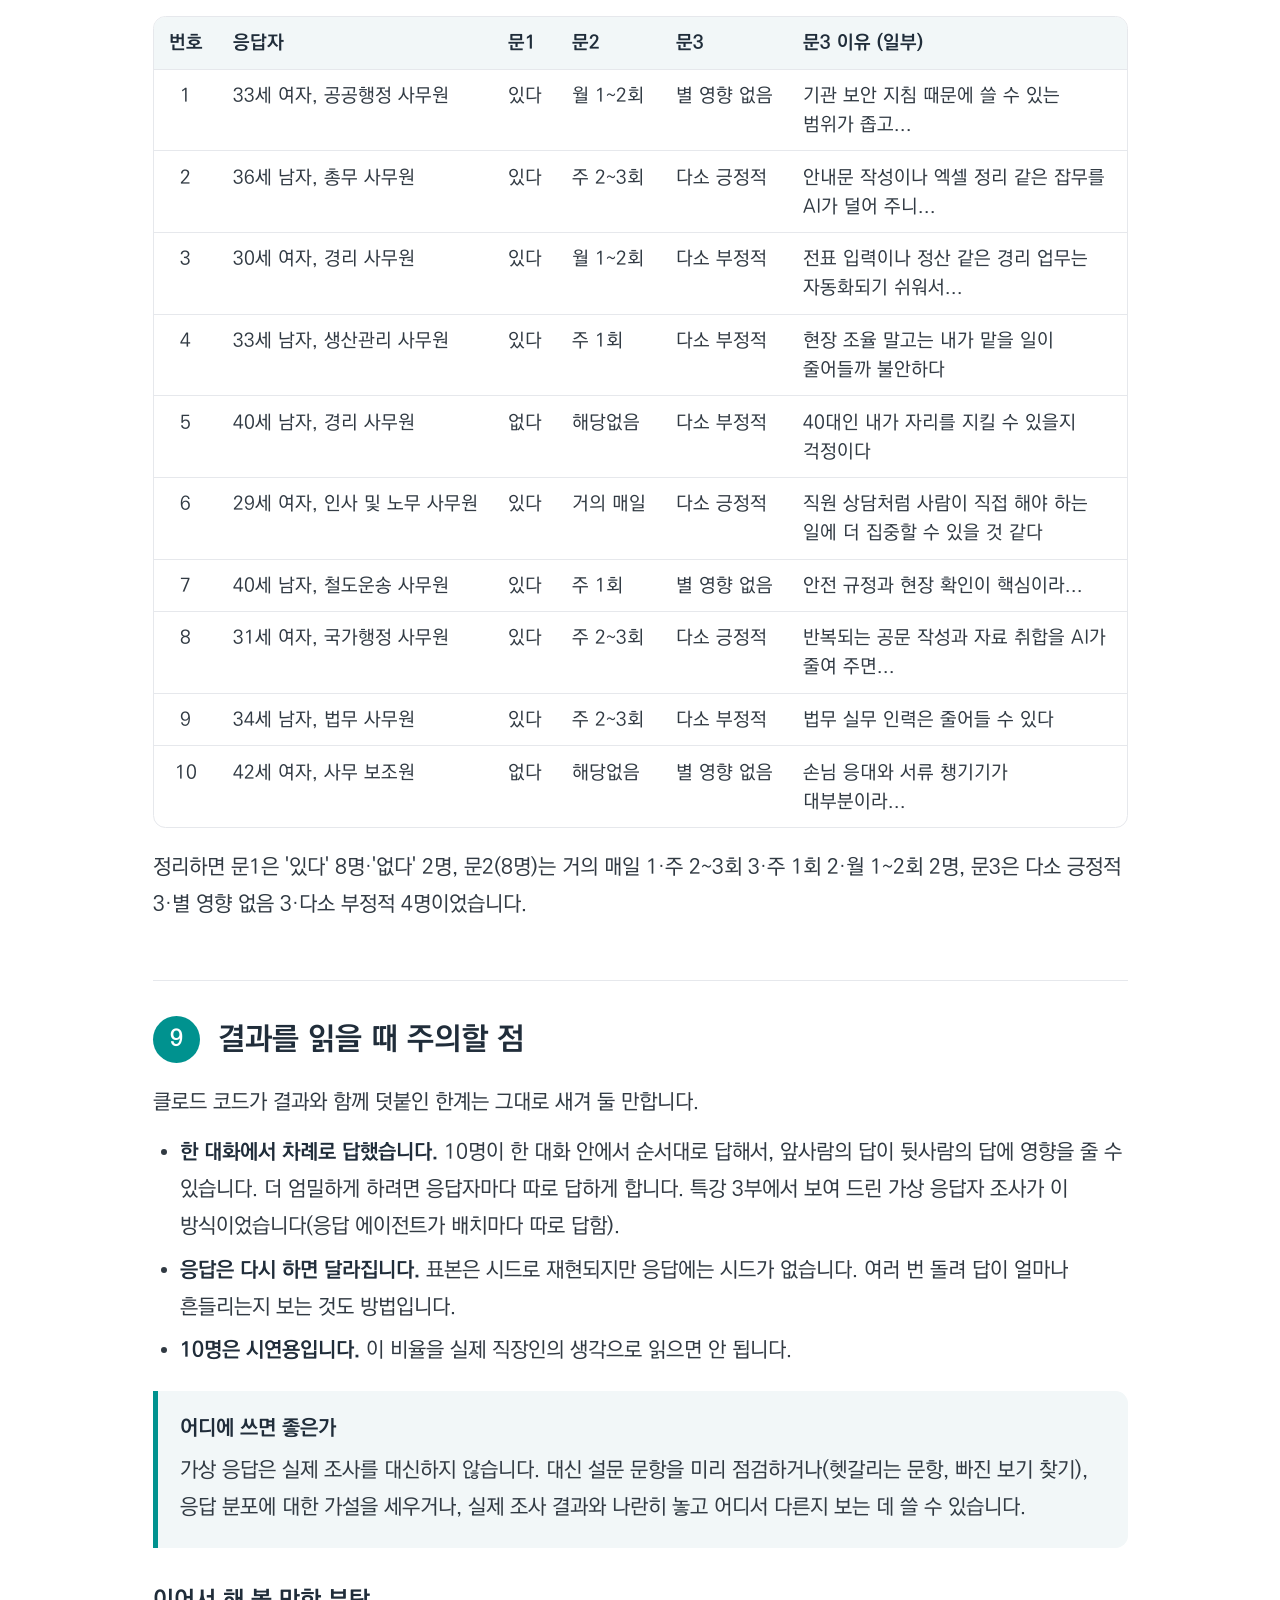
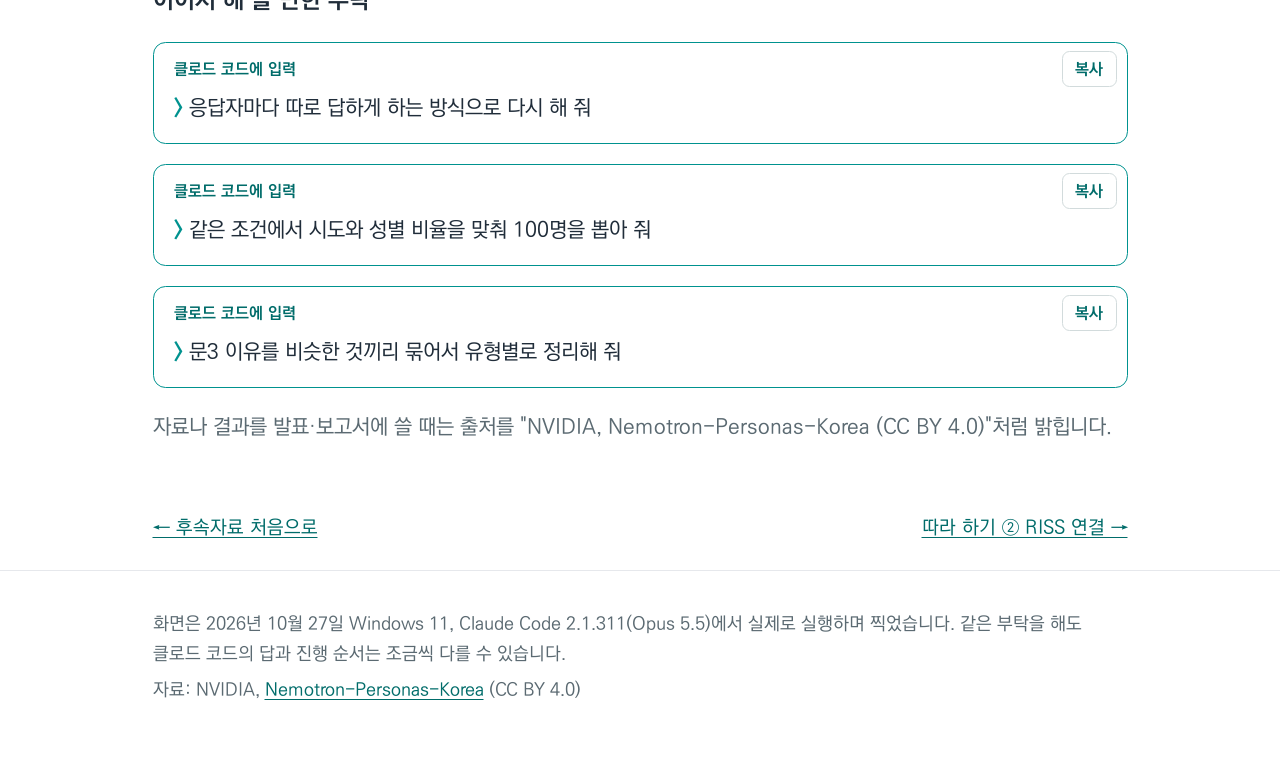
<file: followup/persona/index.html>
<!doctype html>
<html lang="ko">
<head>
<meta charset="utf-8">
<meta name="viewport" content="width=device-width,initial-scale=1">
<meta name="color-scheme" content="light only">
<link rel="icon" href="data:,">
<title>페르소나 가상 설문</title>
<meta name="description" content="NVIDIA Nemotron-Personas-Korea를 내려받아 별도 폴더에 두고, 클로드 코드로 표본을 뽑아 가상 설문을 해 보는 9단계 안내.">
<link rel="stylesheet" href="../asset/guide.css">
</head>
<body>
<div class="top"><div class="wrap">
  <span class="crumb"><a href="../">후속자료</a> · <b>따라 하기 ①</b></span>
  <a href="../riss/">RISS 연결 →</a>
</div></div>

<main class="wrap">
<header class="hero">
  <p class="kicker">따라 하기 ①</p>
  <h1>한국인 페르소나로<br>가상 설문 해 보기</h1>
  <p class="lead">NVIDIA가 공개한 한국인 가상 인물 100만 명 자료를 내려받아 별도 폴더에 두고, 클로드 코드가 그 폴더를 참조해 표본을 뽑고 설문에 답하게 합니다.</p>
  <p class="meta">준비: <a href="../#prep-a">클로드 코드와 uv 설치, 폴더에서 터미널 여는 법</a> · 걸리는 시간: 30분 안팎</p>
</header>

<nav class="toc" aria-label="단계">
  <h2>9단계</h2>
  <ol>
    <li><a href="#s1">어떤 자료인가</a></li>
    <li><a href="#s2">웹에서 먼저 둘러보기</a></li>
    <li><a href="#s3">폴더 만들기</a></li>
    <li><a href="#s4">CLAUDE.md 쓰기</a></li>
    <li><a href="#s5">자료 내려받기</a></li>
    <li><a href="#s6">자료 살펴보기</a></li>
    <li><a href="#s7">조건에 맞는 표본 뽑기</a></li>
    <li><a href="#s8">가상 설문 돌리기</a></li>
    <li><a href="#s9">결과를 읽을 때 주의할 점</a></li>
  </ol>
</nav>

<section class="step" id="s1">
  <h2><span class="n">1</span>어떤 자료인가</h2>
  <p><strong>Nemotron-Personas-Korea</strong>는 NVIDIA가 2026년 4월 허깅페이스에 공개한 한국인 페르소나 데이터 셋입니다. 실제 사람이 아니라, 국가통계포털(KOSIS)·대법원·국민건강보험공단·농촌경제연구원·NAVER Cloud 통계의 분포에 맞춰 만든 <strong>가상 인물</strong>입니다.</p>
  <div class="tbl"><table>
    <tr><th>규모</th><td>100만 명, 항목(열) 26개</td></tr>
    <tr><th>파일</th><td>파케이(.parquet) 파일 9개, 합계 약 2GB (파일 하나에 약 11만 명)</td></tr>
    <tr><th>이용 조건</th><td>CC BY 4.0: 출처를 밝히면 자유롭게 쓸 수 있습니다</td></tr>
    <tr><th>주소</th><td><a href="https://huggingface.co/datasets/nvidia/Nemotron-Personas-Korea">huggingface.co/datasets/nvidia/Nemotron-Personas-Korea</a></td></tr>
  </table></div>
  <p>항목은 크게 인구통계, 지역, 페르소나 서술로 나뉩니다. 아래 값과 비율은 6단계에서 클로드 코드가 100만 명 전체를 세어 정리한 것입니다.</p>
  <div class="tbl wide"><table>
    <tr><th>열 이름</th><th>뜻</th><th>값이나 분포</th></tr>
    <tr><td class="nw"><code>sex</code>, <code>age</code></td><td>성별, 나이</td><td>여자 50.4%·남자 49.6%, 19~99세(평균 50.7세)</td></tr>
    <tr><td class="nw"><code>marital_status</code></td><td>혼인 상태</td><td>배우자있음 59.3%, 미혼 25.7%, 사별 8.8%, 이혼 6.3%</td></tr>
    <tr><td class="nw"><code>education_level</code></td><td>최종 학력</td><td>고등학교 33.1%, 4년제 대학교 27.1%, 2~3년제 전문대학 15.0% 등 7가지</td></tr>
    <tr><td class="nw"><code>bachelors_field</code></td><td>전공 계열</td><td>4년제 대학교·대학원 졸업자만 값이 있고, 나머지는 '해당없음'</td></tr>
    <tr><td class="nw"><code>occupation</code></td><td>직업</td><td>2,120가지. 무직 36.7%, 건물 청소원 1.8%, 건물 경비원 1.7%, 경리 사무원 1.6% 등</td></tr>
    <tr><td class="nw"><code>family_type</code>, <code>housing_type</code></td><td>가족 형태, 주거 형태</td><td>배우자·자녀와 거주 27.0% 등 39가지 / 아파트 62.1% 등 6가지</td></tr>
    <tr><td class="nw"><code>province</code>, <code>district</code></td><td>시도, 시군구</td><td>17개 시도(경기 26.2%, 서울 18.5% 등), 252개 시군구</td></tr>
    <tr><td class="nw"><code>persona</code></td><td>한 문장 요약</td><td>"OOO 씨는 광주 서구에서 평생 하역 일을 하며 살아온 70대 가장으로..." 같은 서술</td></tr>
    <tr><td class="nw"><code>*_persona</code> 6개</td><td>분야별 서술</td><td>직업·스포츠·예술·여행·음식·가족 장면을 따로 쓴 서술</td></tr>
    <tr><td class="nw"><code>skills_*</code>, <code>hobbies_*</code> 등</td><td>속성 서술</td><td>문화적 배경, 기술·전문성, 취미·관심사, 경력 목표</td></tr>
  </table></div>
</section>

<section class="step" id="s2">
  <h2><span class="n">2</span>웹에서 먼저 둘러보기</h2>
  <p>위 주소를 열면 데이터 셋 소개 화면이 나옵니다. 로그인하지 않아도 보고 내려받을 수 있습니다.</p>
  <figure class="web"><img src="../asset/hf_dataset_card.webp" alt="허깅페이스 Nemotron-Personas-Korea 소개 화면. Dataset Viewer에 첫 줄들이 보이고 오른쪽에 Number of rows 1,000,000, Total file size 1.98 GB가 적혀 있다." loading="lazy" width="1200" height="806">
    <figcaption><b>Dataset card 탭.</b> 가운데 Dataset Viewer에서 첫 줄들을 바로 볼 수 있고, 오른쪽에 행 수(1,000,000)와 전체 크기(1.98 GB)가 있습니다.</figcaption></figure>
  <figure class="web"><img src="../asset/hf_data_studio.webp" alt="Data Studio 탭. 왼쪽에 표, 오른쪽에 SQL 콘솔이 있다." loading="lazy" width="1200" height="806">
    <figcaption><b>Data Studio 탭.</b> 오른쪽 SQL 콘솔에서 조건을 걸어 볼 수도 있습니다. 다만 이 자료에서는 SQL 대신 클로드 코드에게 말로 부탁합니다.</figcaption></figure>
</section>

<section class="step" id="s3">
  <h2><span class="n">3</span>폴더 만들기</h2>
  <p>파일 탐색기에서 <strong>새 폴더</strong>로 아래 네 폴더를 만듭니다. 원본 자료와 실험 폴더를 나누는 이유는 <a href="../#prep-e">시작 전 준비 E</a>에 적어 두었습니다.</p>
<pre class="tree">실습\
├─ 자료\
│   └─ nemotron-personas-korea\  <i>← 원본을 받을 곳 (실험이 여러 개여도 여기 하나만)</i>
└─ 가상응답자_실험\
    └─ 결과\  <i>← 클로드 코드가 만든 파일이 쌓일 곳</i></pre>
</section>

<section class="step" id="s4">
  <h2><span class="n">4</span>CLAUDE.md 쓰기: 자료 위치를 알려 두기</h2>
  <p><code>가상응답자_실험</code> 폴더에 <code>CLAUDE.md</code> 파일을 만듭니다. 클로드 코드는 이 폴더에서 시작할 때마다 이 파일을 먼저 읽기 때문에, 원본 위치와 규칙을 매번 말하지 않아도 됩니다.</p>
  <ol class="nums">
    <li>탐색기 위쪽 <strong>보기 → 표시 → 파일 확장명</strong>을 켭니다. 이걸 켜지 않으면 파일 이름이 <code>CLAUDE.md.txt</code>가 되어도 알아채기 어렵습니다.</li>
    <li>폴더 빈 곳에서 오른쪽 클릭 → <strong>새로 만들기 → 텍스트 문서</strong>를 고르고, 이름을 <code>CLAUDE.md</code>로 바꿉니다('확장명을 바꾸겠느냐'고 물으면 예).</li>
    <li>메모장으로 열어 아래 내용을 붙여 넣고 저장합니다. <strong>첫 번째 경로는 내 PC의 경로로 바꿉니다.</strong> <code>자료\nemotron-personas-korea</code> 폴더를 탐색기로 열고 주소창을 클릭하면 나오는 경로를 복사해 넣으면 됩니다.</li>
  </ol>
  <div class="box file"><span class="lab">가상응답자_실험\CLAUDE.md</span><pre># 가상 응답자 실험

## 자료 위치
- 페르소나 원본: `E:\AI_Work\261027_KLEI_AI_Lecture\실습\자료\nemotron-personas-korea\`
  (NVIDIA Nemotron-Personas-Korea, 파케이 파일 9개, 100만 명)
- 이 폴더는 읽기만 한다. 복사하거나 고치거나 지우지 않는다.
- 파일이 커서(합계 약 2GB) 필요한 열만 골라 읽는다.

## 작업 규칙
- 결과물은 이 폴더의 `결과\`에 저장한다. CSV는 엑셀에서 한글이 깨지지 않게 `utf-8-sig`로 저장한다.
- 무작위로 뽑을 때는 난수 시드 2026을 쓴다.
- 한 일은 `Working_history.md`에 날짜와 함께 한 줄로 기록한다.</pre></div>
  <ul class="dots">
    <li><strong>읽기만 한다:</strong> 원본이 실수로 바뀌거나 지워지지 않게 막습니다.</li>
    <li><strong>필요한 열만:</strong> 서술 열까지 통째로 읽으면 메모리를 몇 GB씩 씁니다.</li>
    <li><strong>utf-8-sig:</strong> 이렇게 저장해야 엑셀로 열었을 때 한글이 깨지지 않습니다.</li>
    <li><strong>시드 2026:</strong> 같은 시드로 뽑으면 다음에 다시 해도 같은 사람들이 뽑혀서 결과를 재현할 수 있습니다.</li>
    <li><strong>Working_history.md:</strong> 무엇을 했는지 한 줄씩 남겨 두면, 나중에 다시 열었을 때 클로드 코드도 나도 이어서 할 수 있습니다.</li>
  </ul>
  <div class="note"><b class="t">코덱스를 쓴다면</b><p>같은 내용으로 <code>AGENTS.md</code>를 하나 더 만들어 둡니다(파일을 복사해 이름만 바꾸면 됩니다). 코덱스는 이 파일을 읽습니다.</p></div>
</section>

<section class="step" id="s5">
  <h2><span class="n">5</span>자료 내려받기</h2>
  <h3>방법 A. 브라우저로 받기</h3>
  <p>데이터 셋 화면에서 <strong>Files and versions</strong> 탭 → <code>data</code> 폴더로 들어가면 파일 9개가 보입니다. 각 줄의 아래 화살표 버튼을 누르면 내려받기가 시작됩니다. 받은 파일을 <code>실습\자료\nemotron-personas-korea\</code>로 옮깁니다.</p>
  <figure class="web"><img src="../asset/hf_files.webp" alt="Files and versions 탭의 data 폴더. train-00000-of-00009.parquet부터 train-00008-of-00009.parquet까지 9개 파일이 각각 220 MB로 나열되어 있다." loading="lazy" width="1200" height="806">
    <figcaption>파일 9개가 각각 220 MB입니다. 연습만 하려면 첫 번째 파일 하나(약 11만 명)만 받아도 충분합니다.</figcaption></figure>
  <h3>방법 B. 클로드 코드에게 부탁하기</h3>
  <p><code>가상응답자_실험</code> 폴더에서 터미널을 열고(<a href="../#prep-c">준비 C</a>) <code>claude</code>를 실행한 뒤 이렇게 입력합니다. <code>..\자료</code>는 '한 단계 위 폴더의 자료 폴더'라는 뜻입니다.</p>
  <div class="box prompt"><span class="lab">클로드 코드에 입력</span><pre>허깅페이스 nvidia/Nemotron-Personas-Korea의 data 폴더에 있는 파케이 파일 9개를 ..\자료\nemotron-personas-korea 에 받아 줘</pre></div>
  <figure><img src="../asset/t_p_download.webp" alt="클로드 코드 화면. 허깅페이스에서 파일 9개(약 1.98GB)를 확인하고, 로그인 없이 받을 수 있다며 백그라운드로 내려받기 시작했다고 알린다." loading="lazy" width="1200" height="511">
    <figcaption>클로드 코드가 허깅페이스에서 파일 목록을 확인하고(Called Hugging Face), 로그인 없이 받을 수 있다는 것을 확인한 뒤 내려받기를 백그라운드로 돌립니다.</figcaption></figure>
  <figure><img src="../asset/t_p_download_done.webp" alt="클로드 코드 화면. 파케이 파일 9개를 모두 받았고 크기와 SHA-256 값이 원본과 같다고 보고하며, Working_history.md에 한 줄을 기록했다." loading="lazy" width="1200" height="511">
    <figcaption>발표자 PC에서는 약 2분 걸렸습니다. 다 받은 뒤 <b>크기와 SHA-256 값</b>(파일 지문)을 원본과 맞춰 보고, CLAUDE.md에 적은 대로 작업 이력을 남겼습니다.</figcaption></figure>
</section>

<section class="step" id="s6">
  <h2><span class="n">6</span>자료 살펴보기</h2>
  <p>본격적으로 쓰기 전에 무엇이 들어 있는지부터 물어봅니다. CLAUDE.md에 위치를 적어 두었으니 경로는 말하지 않아도 됩니다.</p>
  <div class="box prompt"><span class="lab">클로드 코드에 입력</span><pre>페르소나 데이터에 몇 명이 있고 어떤 항목(열)이 있는지 표로 정리해 줘</pre></div>
  <figure><img src="../asset/t_p_explore.webp" alt="클로드 코드 화면. 26개 열을 표로 정리한 끝부분과 '가상 응답자 실험에서 미리 알아 둘 점' 목록이 보인다." loading="lazy" width="1200" height="511">
    <figcaption>26개 열을 표로 정리하고(1단계의 표가 이 결과입니다) <b>결과\페르소나_열목록.csv</b>로 저장했습니다. 원본 폴더는 읽기만 했습니다.</figcaption></figure>
  <p>표와 함께 미리 알아 둘 점도 짚어 주었습니다. 실험을 설계할 때 그대로 쓸 만한 내용입니다.</p>
  <ul class="dots">
    <li>직업이 '무직'인 사람이 36.7%입니다. 응답자를 뽑을 때 무직을 어떻게 다룰지 정해야 합니다.</li>
    <li>전공은 4년제 대학교와 대학원 졸업자에게만 값이 있습니다.</li>
    <li>기술·취미 목록 열은 진짜 목록이 아니라 <code>"['...', '...']"</code> 모양의 글자로 저장돼 있습니다.</li>
    <li>시도 이름 표기가 섞여 있습니다(경상남·충청남 같은 줄인 이름과 전북·강원). KOSIS 통계와 맞춰 볼 때는 이름을 통일해야 합니다.</li>
  </ul>
</section>

<section class="step" id="s7">
  <h2><span class="n">7</span>조건에 맞는 표본 뽑기</h2>
  <p>조사 대상에 맞는 사람을 골라 뽑습니다. 여기서는 수도권 25~44세 사무직 10명을 뽑았습니다.</p>
  <div class="box prompt"><span class="lab">클로드 코드에 입력</span><pre>서울·인천·경기에 사는 25~44세 가운데 직업에 "사무"가 들어간 사람 10명을 무작위로 뽑아 결과\표본_10명.csv로 저장해 줘. 나이, 성별, 시도, 학력, 직업, 페르소나 서술만 남겨 줘</pre></div>
  <figure><img src="../asset/t_p_sample.webp" alt="클로드 코드 화면. 조건에 맞는 사람이 28,751명이고, 그중 현재 구직 중인 사람 1,188명과 사무용 기기 수리원 같은 사무 일이 아닌 직업 77명이 섞여 있다고 알린다." loading="lazy" width="1200" height="511">
    <figcaption>조건에 맞는 사람은 28,751명이었습니다. 클로드 코드가 그 안에 <b>'현재 구직 중'인 사람(1,188명)</b>과 <b>사무 일이 아닌 직업(사무용 기기 수리원 등 77명)</b>이 섞여 있다고 먼저 알려 주었습니다. 맨 아래 입력창에 흐리게 보이는 글은 클로드 코드가 다음에 할 만한 부탁을 제안한 것으로, 아직 입력된 글이 아닙니다.</figcaption></figure>
  <p>결과를 보고 조건을 고치는 이 대화가 이 작업의 핵심입니다. 지적받은 대로 빼고 다시 뽑습니다.</p>
  <div class="box prompt"><span class="lab">클로드 코드에 입력</span><pre>구직 중인 사람과 사무용 기기·사무용품 관련 직업은 빼고, 같은 조건으로 10명을 다시 뽑아 결과\표본_10명.csv를 바꿔 줘</pre></div>
  <figure><img src="../asset/t_p_refine.webp" alt="클로드 코드 화면. 27,486명 중 10명을 다시 뽑은 표와 설명이 보인다." loading="lazy" width="1200" height="511">
    <figcaption>27,486명 가운데 10명을 시드 2026으로 다시 뽑았습니다. 저장된 <b>결과\표본_10명.csv</b>는 아래와 같습니다(페르소나 서술 열은 생략).</figcaption></figure>
  <div class="tbl"><table>
    <tr><th class="c">나이</th><th>성별</th><th>시도</th><th>학력</th><th>직업</th></tr>
    <tr><td class="c">33</td><td>여자</td><td>경기</td><td>4년제 대학교</td><td>공공행정 사무원</td></tr>
    <tr><td class="c">36</td><td>남자</td><td>경기</td><td>4년제 대학교</td><td>총무 사무원</td></tr>
    <tr><td class="c">30</td><td>여자</td><td>서울</td><td>2~3년제 전문대학</td><td>경리 사무원</td></tr>
    <tr><td class="c">33</td><td>남자</td><td>서울</td><td>4년제 대학교</td><td>생산관리 사무원</td></tr>
    <tr><td class="c">40</td><td>남자</td><td>서울</td><td>2~3년제 전문대학</td><td>경리 사무원</td></tr>
    <tr><td class="c">29</td><td>여자</td><td>서울</td><td>4년제 대학교</td><td>인사 및 노무 사무원</td></tr>
    <tr><td class="c">40</td><td>남자</td><td>경기</td><td>4년제 대학교</td><td>철도운송 사무원</td></tr>
    <tr><td class="c">31</td><td>여자</td><td>경기</td><td>4년제 대학교</td><td>국가행정 사무원</td></tr>
    <tr><td class="c">34</td><td>남자</td><td>서울</td><td>4년제 대학교</td><td>법무 사무원</td></tr>
    <tr><td class="c">42</td><td>여자</td><td>서울</td><td>고등학교</td><td>사무 보조원</td></tr>
  </table></div>
</section>

<section class="step" id="s8">
  <h2><span class="n">8</span>가상 설문 돌리기</h2>
  <p>먼저 <code>가상응답자_실험</code> 폴더에 설문지 파일을 만듭니다. CLAUDE.md를 만들 때처럼 텍스트 문서를 만들어 이름을 <code>설문지.md</code>로 바꾸고 아래 내용을 붙여 넣습니다.</p>
  <div class="box file"><span class="lab">가상응답자_실험\설문지.md</span><pre># 설문지: 직장인 생성형 AI 활용 (3문항)

문1. 지난 한 달 동안 업무에 생성형 AI(챗GPT, 클로드 등)를 써 본 적이 있습니까?
  ① 있다  ② 없다

문2. (문1에서 ①인 경우) 얼마나 자주 씁니까?
  ① 거의 매일  ② 주 2~3회  ③ 주 1회  ④ 월 1~2회

문3. 생성형 AI가 앞으로 5년 동안 내 일자리에 미칠 영향은 어떨 것 같습니까? 이유도 한 줄로 적어 주십시오.
  ① 매우 긍정적  ② 다소 긍정적  ③ 별 영향 없음  ④ 다소 부정적  ⑤ 매우 부정적</pre></div>
  <div class="box prompt"><span class="lab">클로드 코드에 입력</span><pre>설문지.md의 세 문항에 표본 10명이 각자 그 사람이 되어 답하게 하고 결과\가상응답_10명.csv로 저장해 줘. 마지막에 문항별 응답 분포를 표로 보여 줘</pre></div>
  <figure><img src="../asset/t_p_survey.webp" alt="클로드 코드 화면. 문3 응답 분포 표(별 영향 없음 3, 다소 부정적 4, 매우 부정적 0)와 '결과를 쓸 때 알아 둘 점' 목록이 보인다." loading="lazy" width="1200" height="511">
    <figcaption>약 3분 만에 10명의 응답을 <b>결과\가상응답_10명.csv</b>로 저장하고 분포를 보여 주었습니다. 아래 '알아 둘 점'은 클로드 코드가 스스로 덧붙인 내용입니다.</figcaption></figure>
  <div class="tbl wide"><table>
    <tr><th class="c">번호</th><th>응답자</th><th>문1</th><th>문2</th><th>문3</th><th>문3 이유 (일부)</th></tr>
    <tr><td class="c">1</td><td class="nw">33세 여자, 공공행정 사무원</td><td class="nw">있다</td><td class="nw">월 1~2회</td><td class="nw">별 영향 없음</td><td>기관 보안 지침 때문에 쓸 수 있는 범위가 좁고...</td></tr>
    <tr><td class="c">2</td><td class="nw">36세 남자, 총무 사무원</td><td class="nw">있다</td><td class="nw">주 2~3회</td><td class="nw">다소 긍정적</td><td>안내문 작성이나 엑셀 정리 같은 잡무를 AI가 덜어 주니...</td></tr>
    <tr><td class="c">3</td><td class="nw">30세 여자, 경리 사무원</td><td class="nw">있다</td><td class="nw">월 1~2회</td><td class="nw">다소 부정적</td><td>전표 입력이나 정산 같은 경리 업무는 자동화되기 쉬워서...</td></tr>
    <tr><td class="c">4</td><td class="nw">33세 남자, 생산관리 사무원</td><td class="nw">있다</td><td class="nw">주 1회</td><td class="nw">다소 부정적</td><td>현장 조율 말고는 내가 맡을 일이 줄어들까 불안하다</td></tr>
    <tr><td class="c">5</td><td class="nw">40세 남자, 경리 사무원</td><td class="nw">없다</td><td class="nw">해당없음</td><td class="nw">다소 부정적</td><td>40대인 내가 자리를 지킬 수 있을지 걱정이다</td></tr>
    <tr><td class="c">6</td><td class="nw">29세 여자, 인사 및 노무 사무원</td><td class="nw">있다</td><td class="nw">거의 매일</td><td class="nw">다소 긍정적</td><td>직원 상담처럼 사람이 직접 해야 하는 일에 더 집중할 수 있을 것 같다</td></tr>
    <tr><td class="c">7</td><td class="nw">40세 남자, 철도운송 사무원</td><td class="nw">있다</td><td class="nw">주 1회</td><td class="nw">별 영향 없음</td><td>안전 규정과 현장 확인이 핵심이라...</td></tr>
    <tr><td class="c">8</td><td class="nw">31세 여자, 국가행정 사무원</td><td class="nw">있다</td><td class="nw">주 2~3회</td><td class="nw">다소 긍정적</td><td>반복되는 공문 작성과 자료 취합을 AI가 줄여 주면...</td></tr>
    <tr><td class="c">9</td><td class="nw">34세 남자, 법무 사무원</td><td class="nw">있다</td><td class="nw">주 2~3회</td><td class="nw">다소 부정적</td><td>법무 실무 인력은 줄어들 수 있다</td></tr>
    <tr><td class="c">10</td><td class="nw">42세 여자, 사무 보조원</td><td class="nw">없다</td><td class="nw">해당없음</td><td class="nw">별 영향 없음</td><td>손님 응대와 서류 챙기기가 대부분이라...</td></tr>
  </table></div>
  <p>정리하면 문1은 '있다' 8명·'없다' 2명, 문2(8명)는 거의 매일 1·주 2~3회 3·주 1회 2·월 1~2회 2명, 문3은 다소 긍정적 3·별 영향 없음 3·다소 부정적 4명이었습니다.</p>
</section>

<section class="step" id="s9">
  <h2><span class="n">9</span>결과를 읽을 때 주의할 점</h2>
  <p>클로드 코드가 결과와 함께 덧붙인 한계는 그대로 새겨 둘 만합니다.</p>
  <ul class="dots">
    <li><strong>한 대화에서 차례로 답했습니다.</strong> 10명이 한 대화 안에서 순서대로 답해서, 앞사람의 답이 뒷사람의 답에 영향을 줄 수 있습니다. 더 엄밀하게 하려면 응답자마다 따로 답하게 합니다. 특강 3부에서 보여 드린 가상 응답자 조사가 이 방식이었습니다(응답 에이전트가 배치마다 따로 답함).</li>
    <li><strong>응답은 다시 하면 달라집니다.</strong> 표본은 시드로 재현되지만 응답에는 시드가 없습니다. 여러 번 돌려 답이 얼마나 흔들리는지 보는 것도 방법입니다.</li>
    <li><strong>10명은 시연용입니다.</strong> 이 비율을 실제 직장인의 생각으로 읽으면 안 됩니다.</li>
  </ul>
  <div class="note"><b class="t">어디에 쓰면 좋은가</b>
    <p>가상 응답은 실제 조사를 대신하지 않습니다. 대신 설문 문항을 미리 점검하거나(헷갈리는 문항, 빠진 보기 찾기), 응답 분포에 대한 가설을 세우거나, 실제 조사 결과와 나란히 놓고 어디서 다른지 보는 데 쓸 수 있습니다.</p></div>
  <h3>이어서 해 볼 만한 부탁</h3>
  <div class="box prompt"><span class="lab">클로드 코드에 입력</span><pre>응답자마다 따로 답하게 하는 방식으로 다시 해 줘</pre></div>
  <div class="box prompt"><span class="lab">클로드 코드에 입력</span><pre>같은 조건에서 시도와 성별 비율을 맞춰 100명을 뽑아 줘</pre></div>
  <div class="box prompt"><span class="lab">클로드 코드에 입력</span><pre>문3 이유를 비슷한 것끼리 묶어서 유형별로 정리해 줘</pre></div>
  <p class="muted">자료나 결과를 발표·보고서에 쓸 때는 출처를 "NVIDIA, Nemotron-Personas-Korea (CC BY 4.0)"처럼 밝힙니다.</p>
</section>

<div class="next"><a href="../">← 후속자료 처음으로</a><a href="../riss/">따라 하기 ② RISS 연결 →</a></div>
</main>

<footer><div class="wrap">
  <p>화면은 2026년 10월 27일 Windows 11, Claude Code 2.1.311(Opus 5.5)에서 실제로 실행하며 찍었습니다. 같은 부탁을 해도 클로드 코드의 답과 진행 순서는 조금씩 다를 수 있습니다.</p>
  <p>자료: NVIDIA, <a href="https://huggingface.co/datasets/nvidia/Nemotron-Personas-Korea">Nemotron-Personas-Korea</a> (CC BY 4.0)</p>
</div></footer>
<script src="../asset/guide.js"></script>
</body>
</html>
</file>
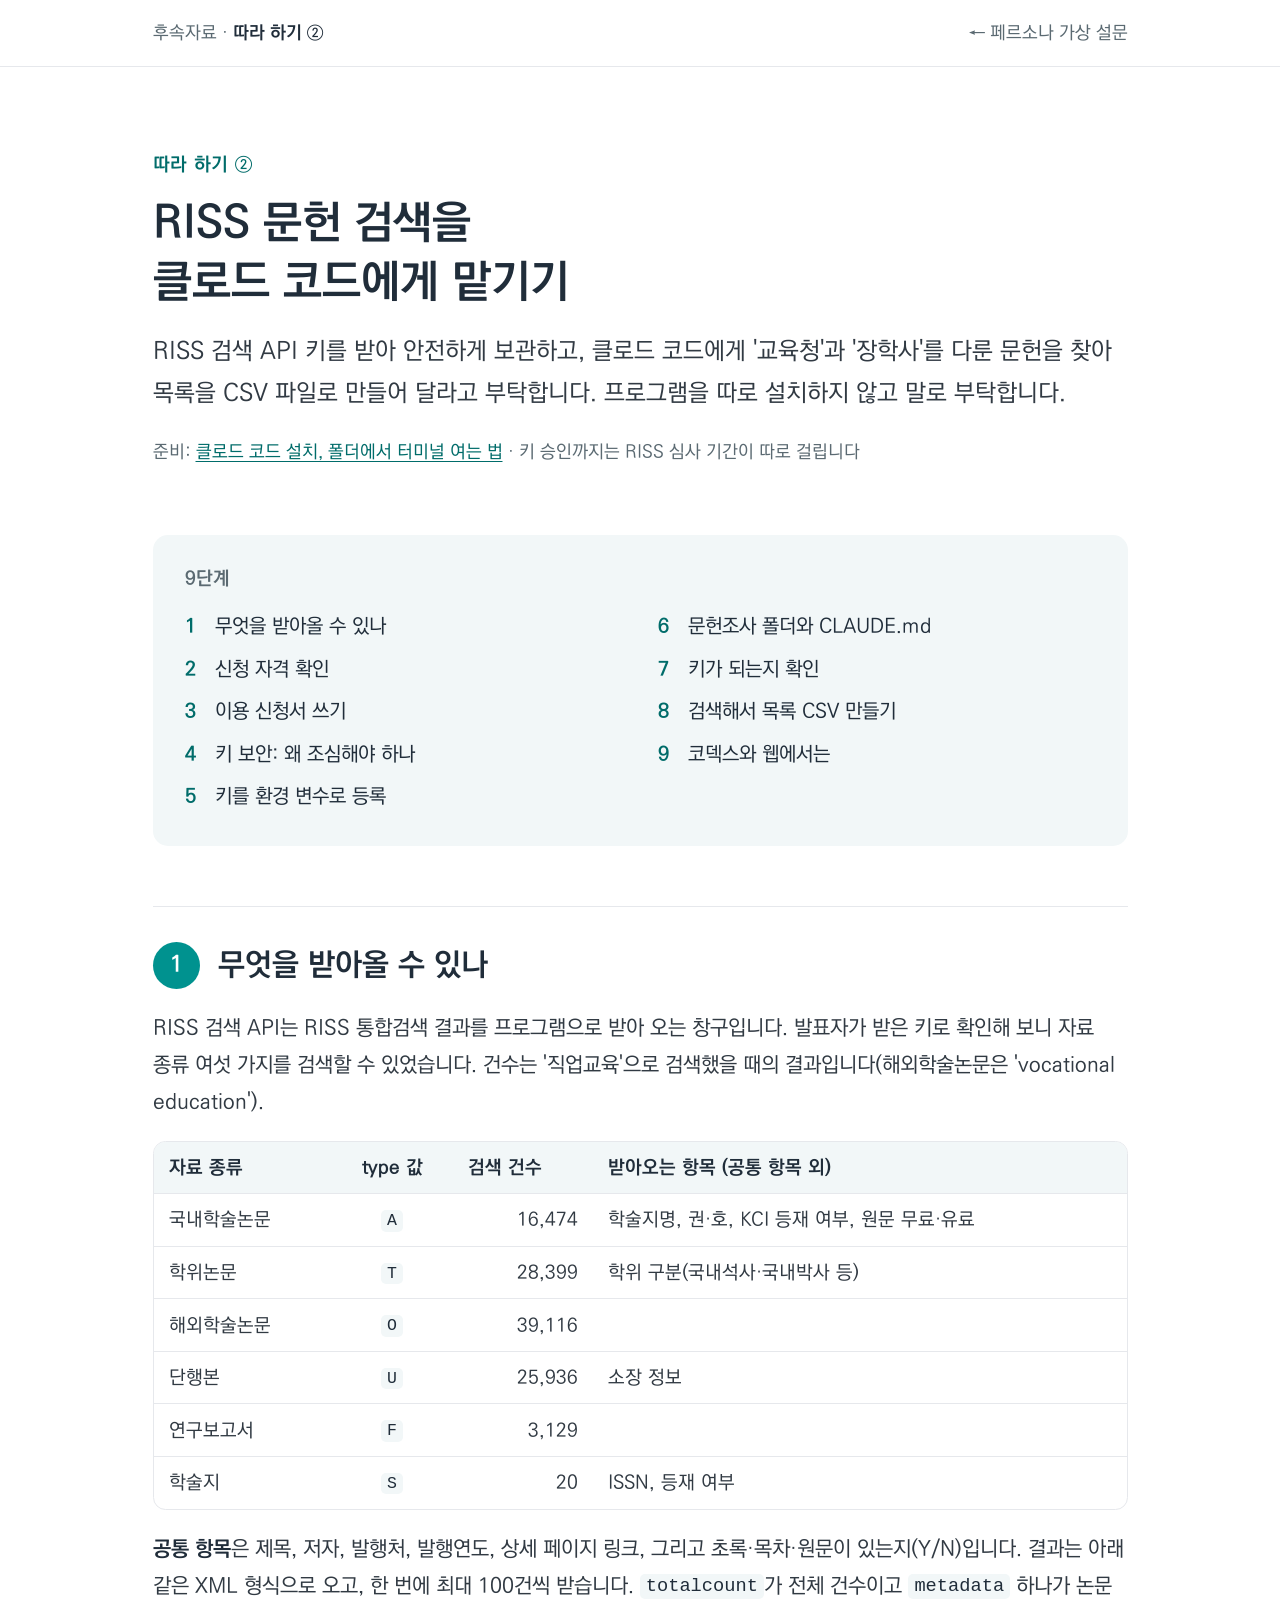
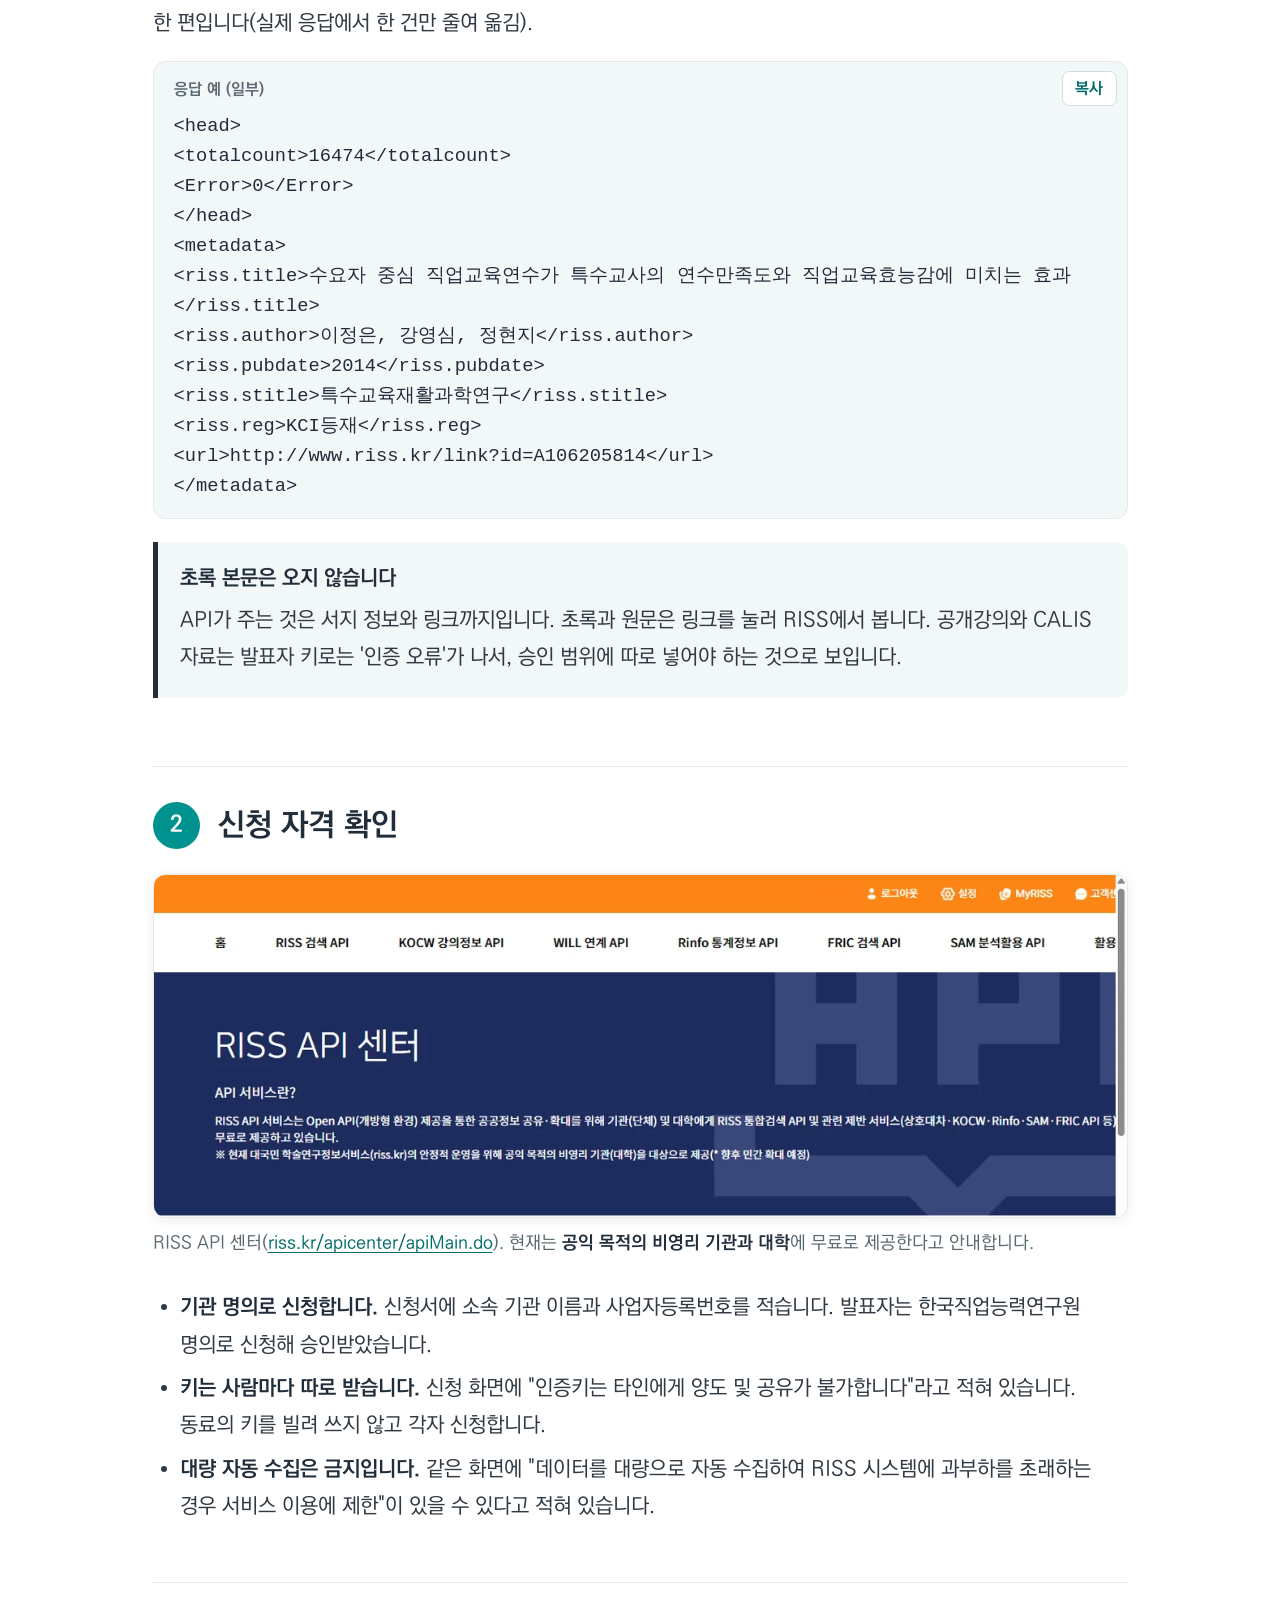
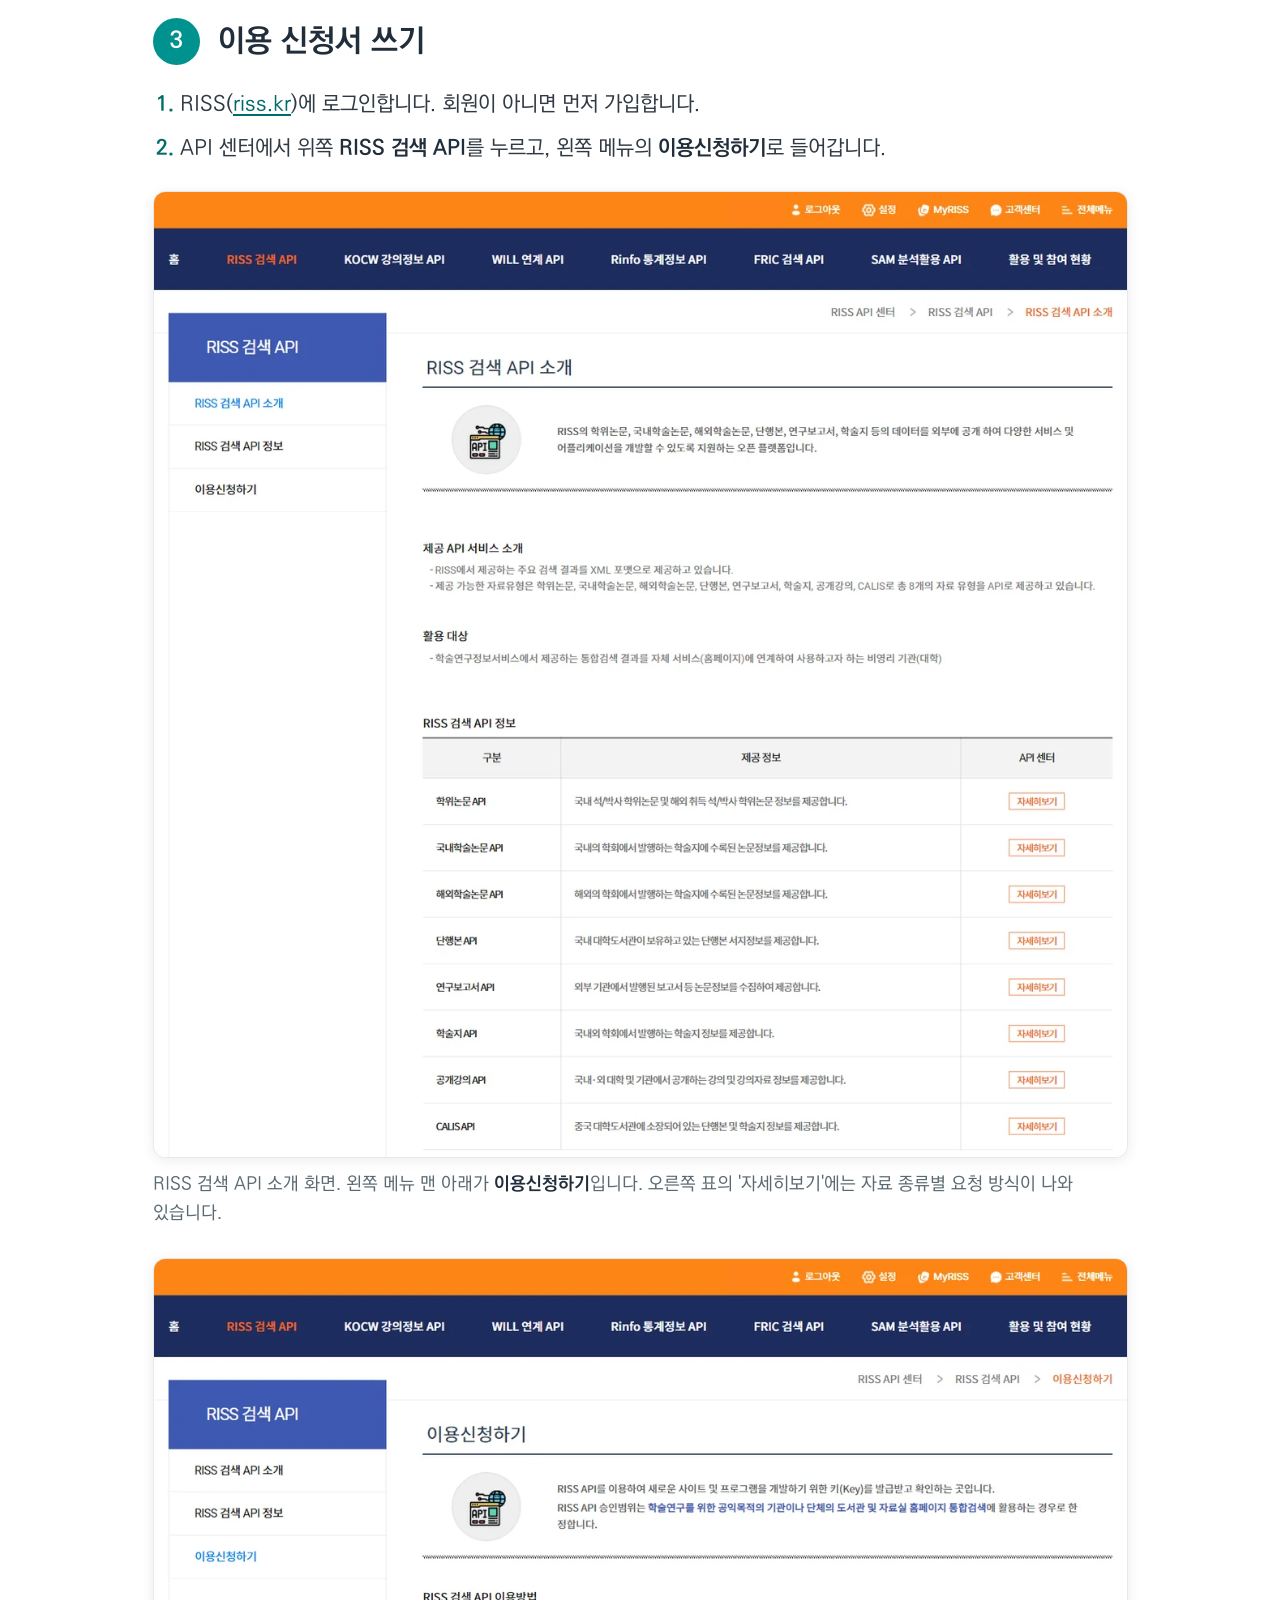
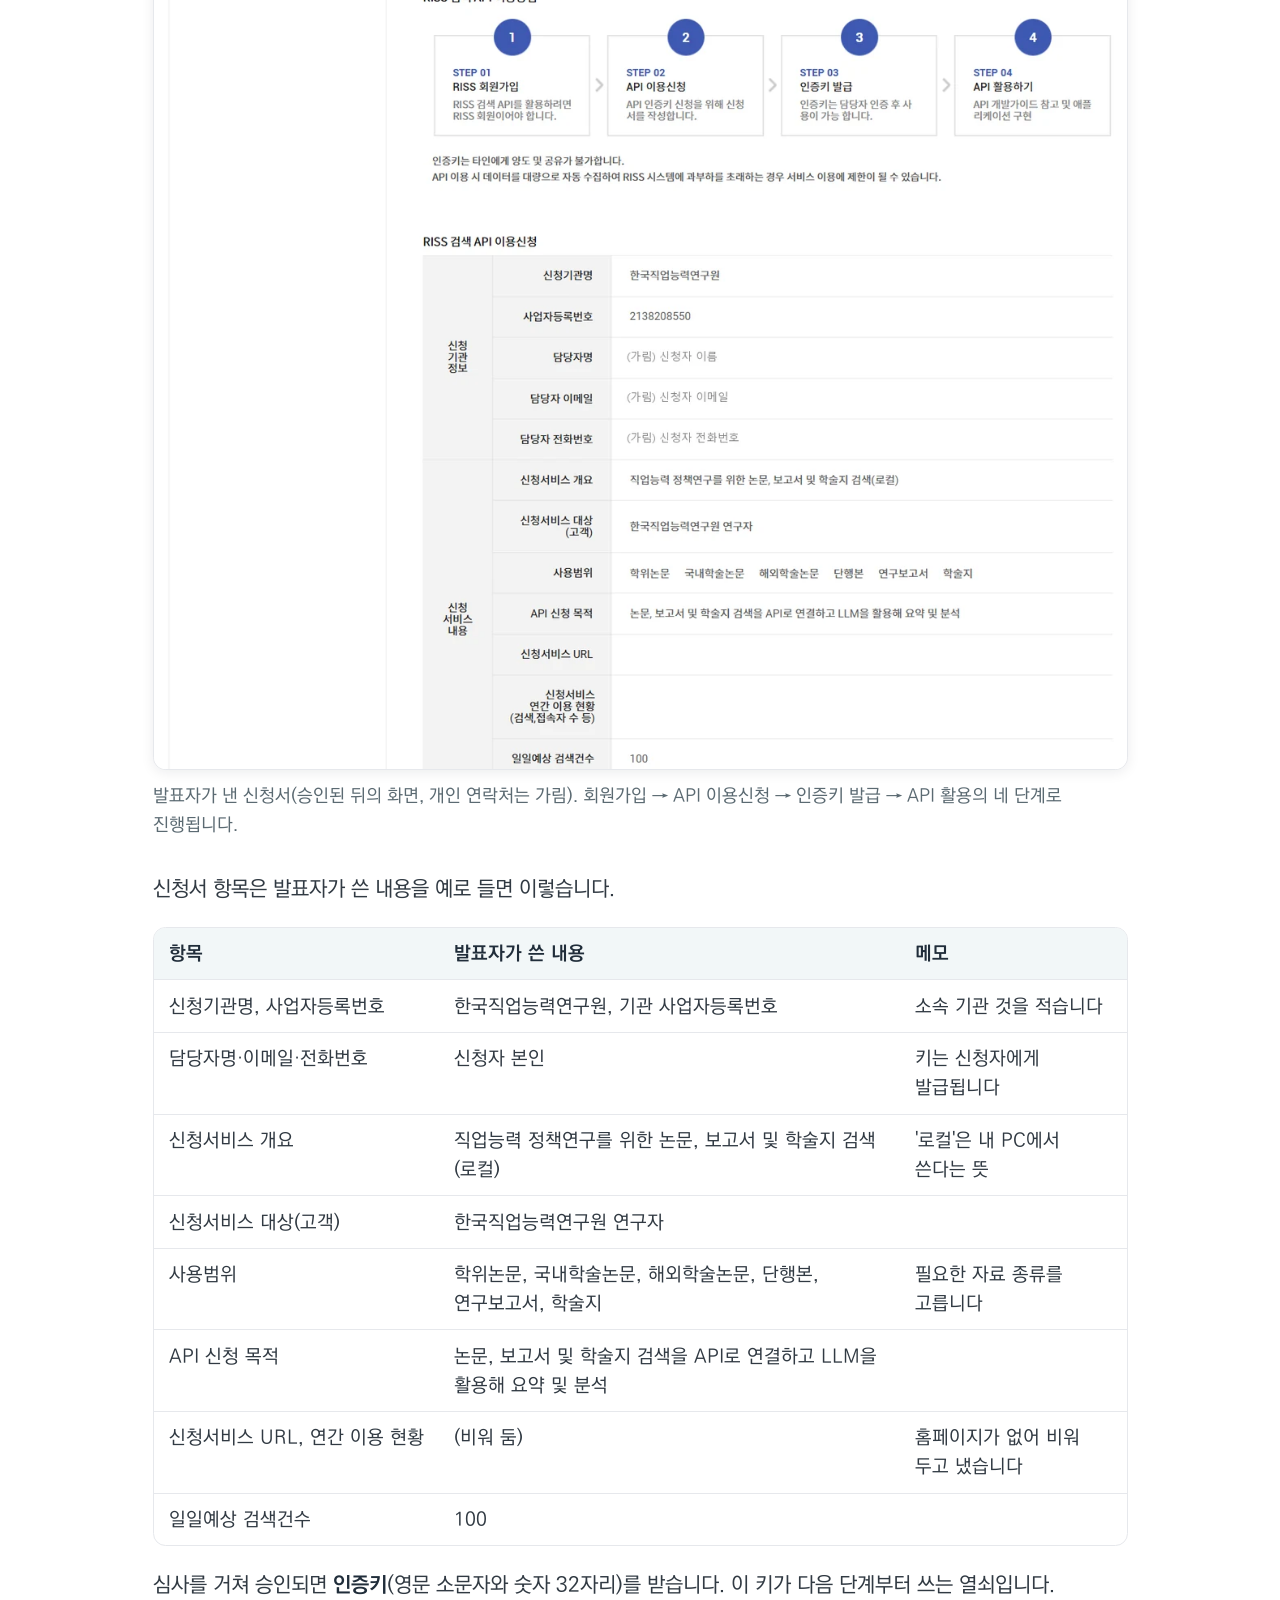
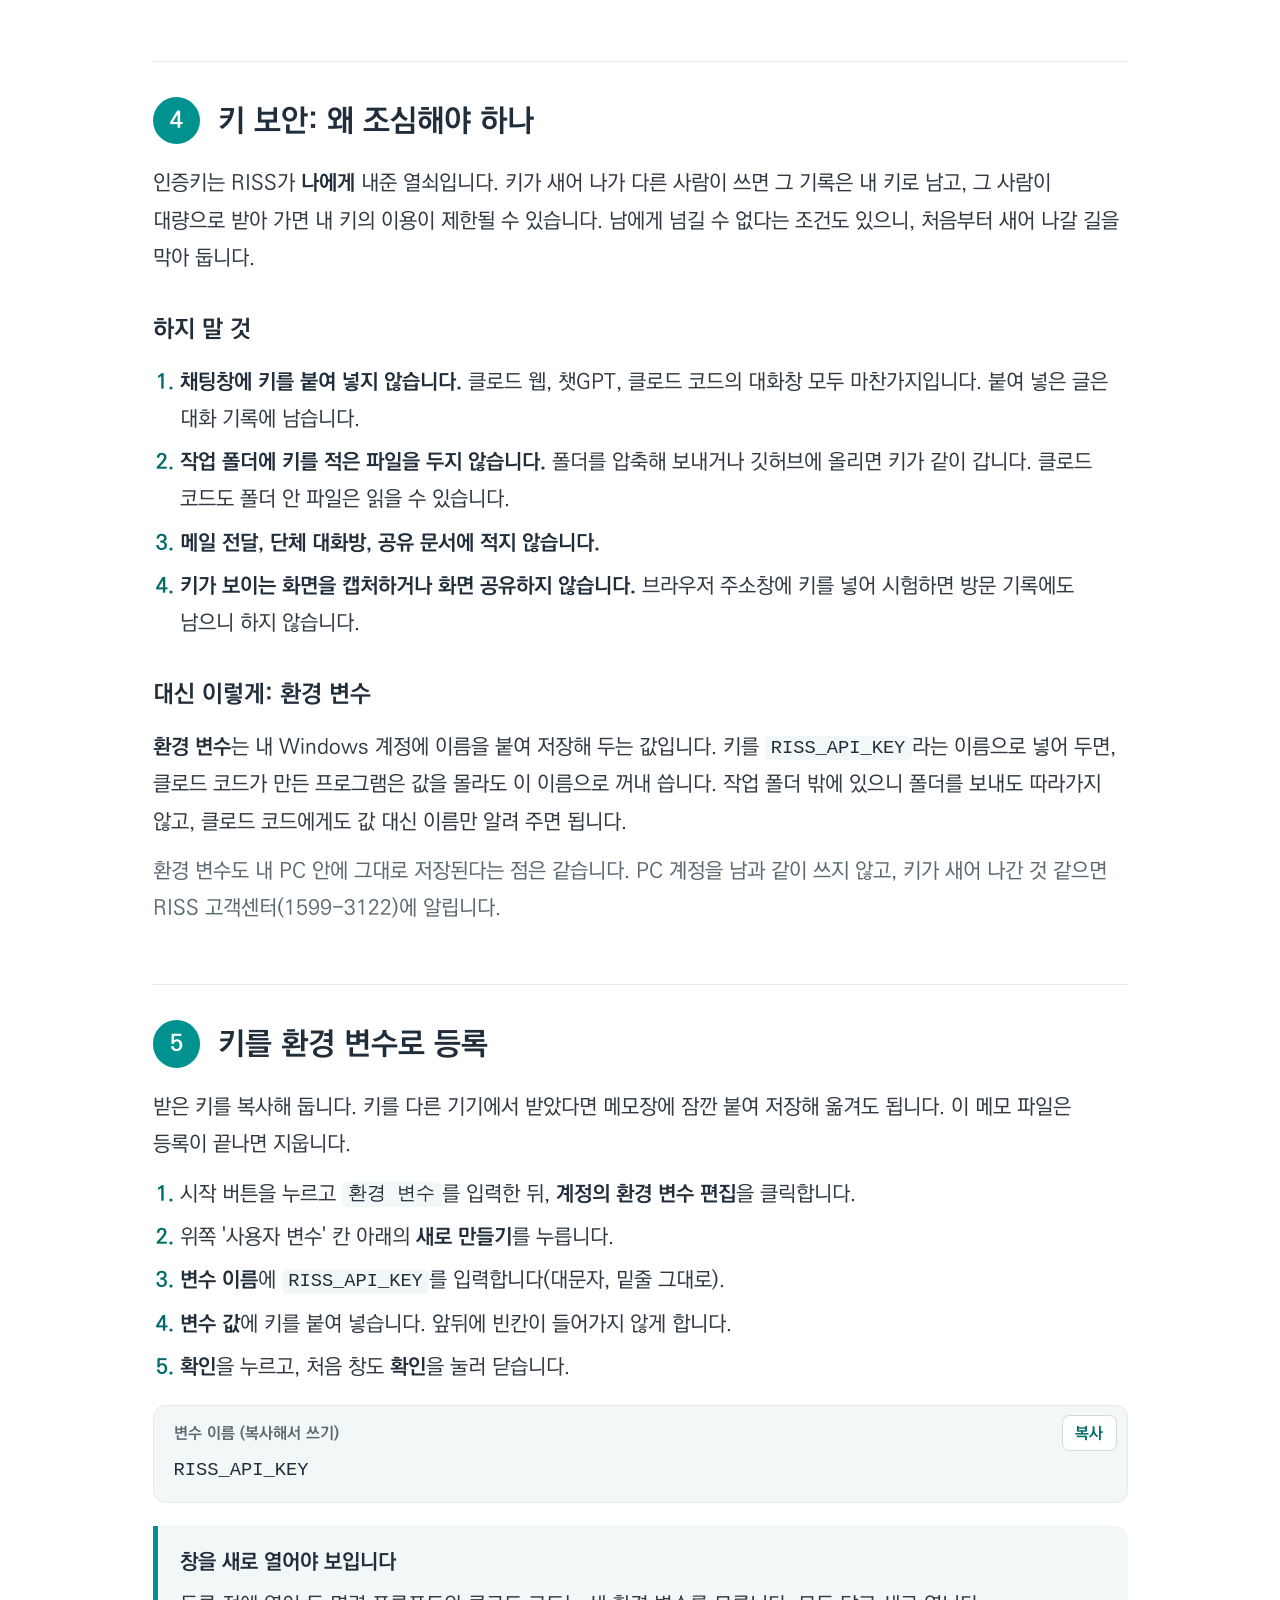
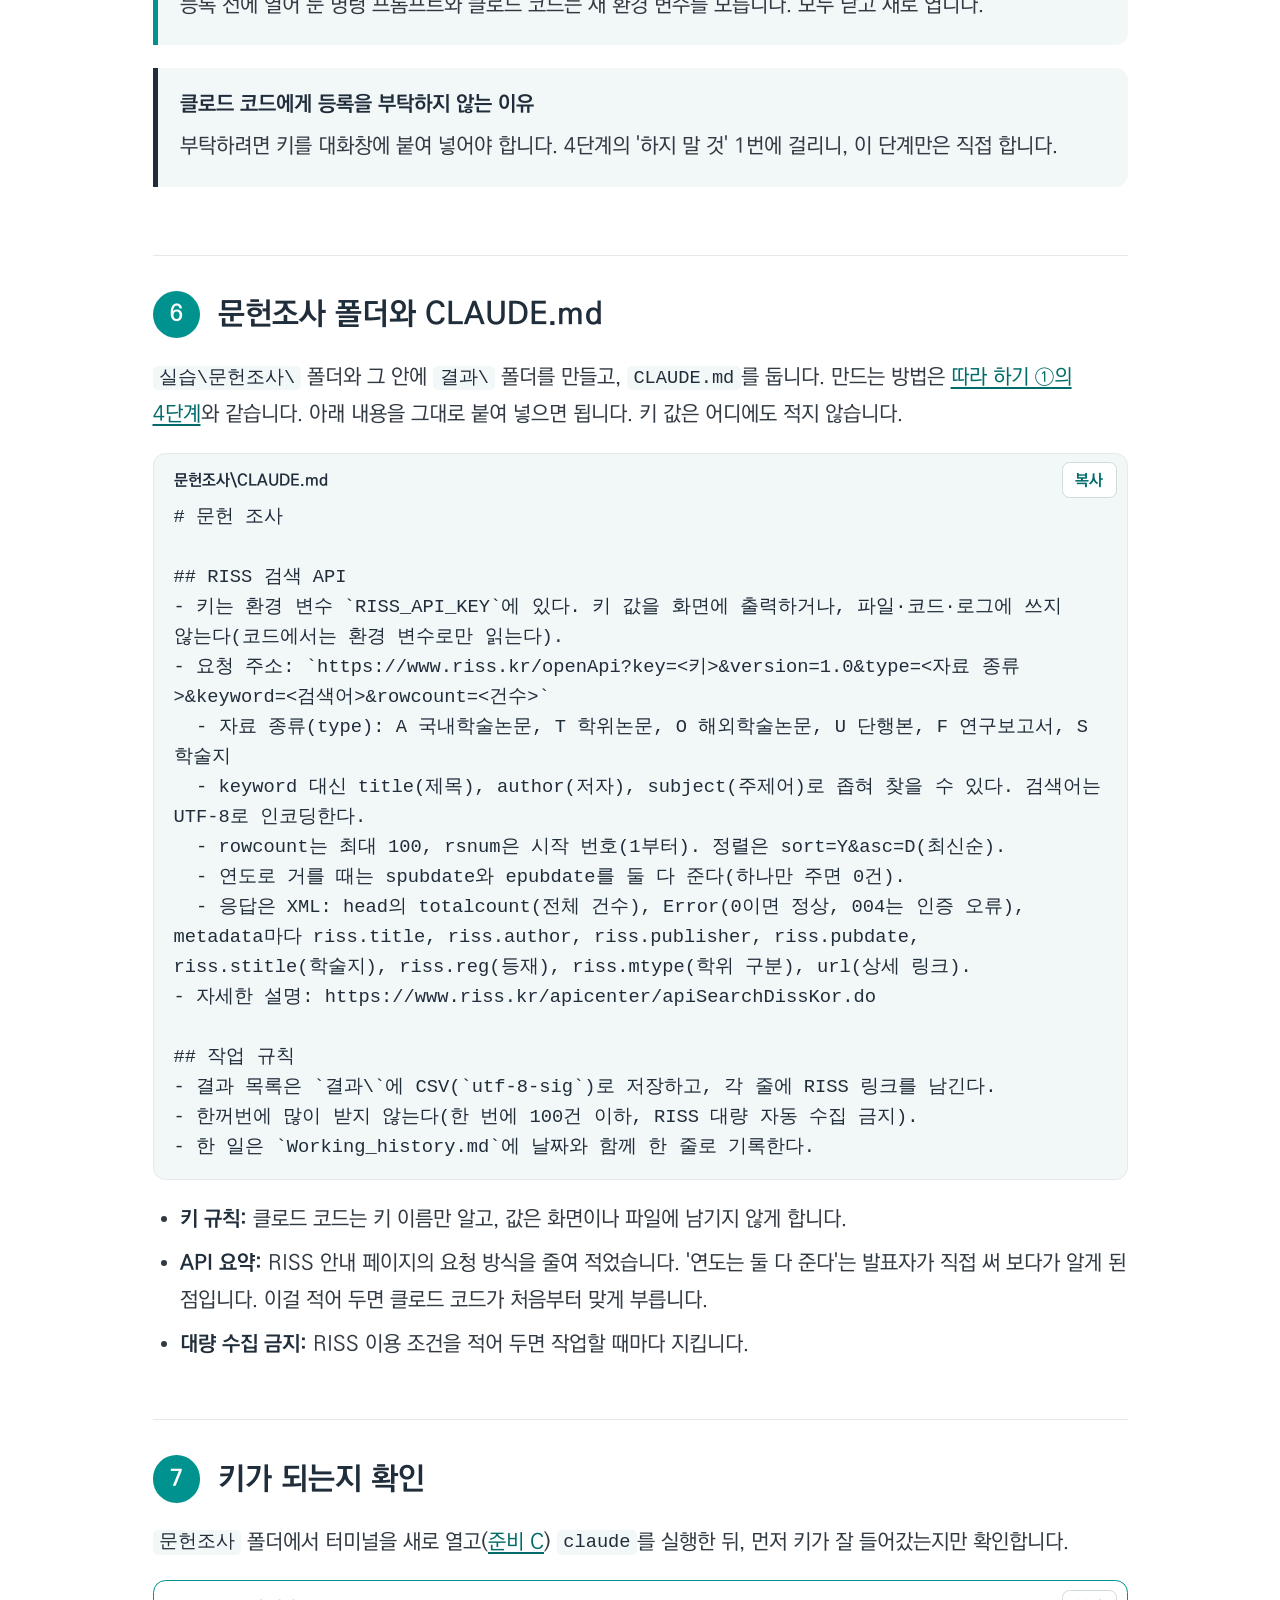
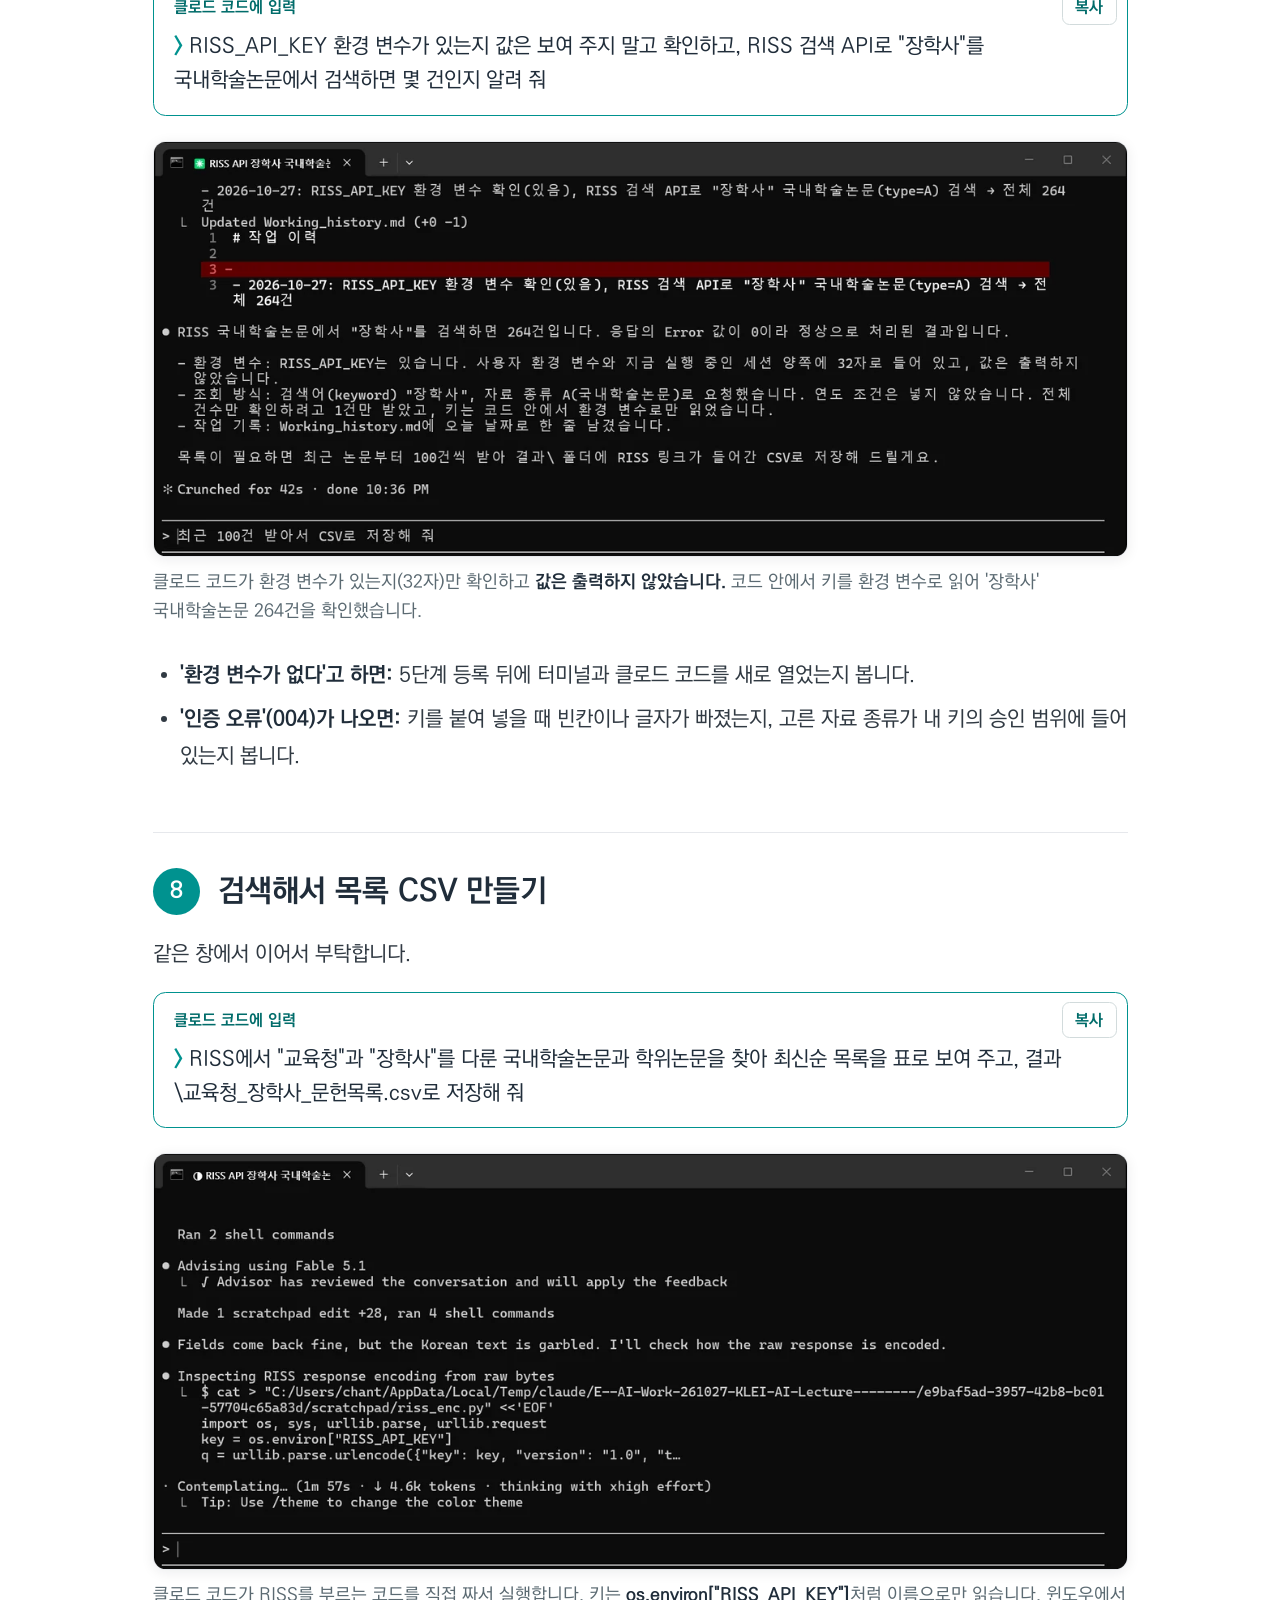
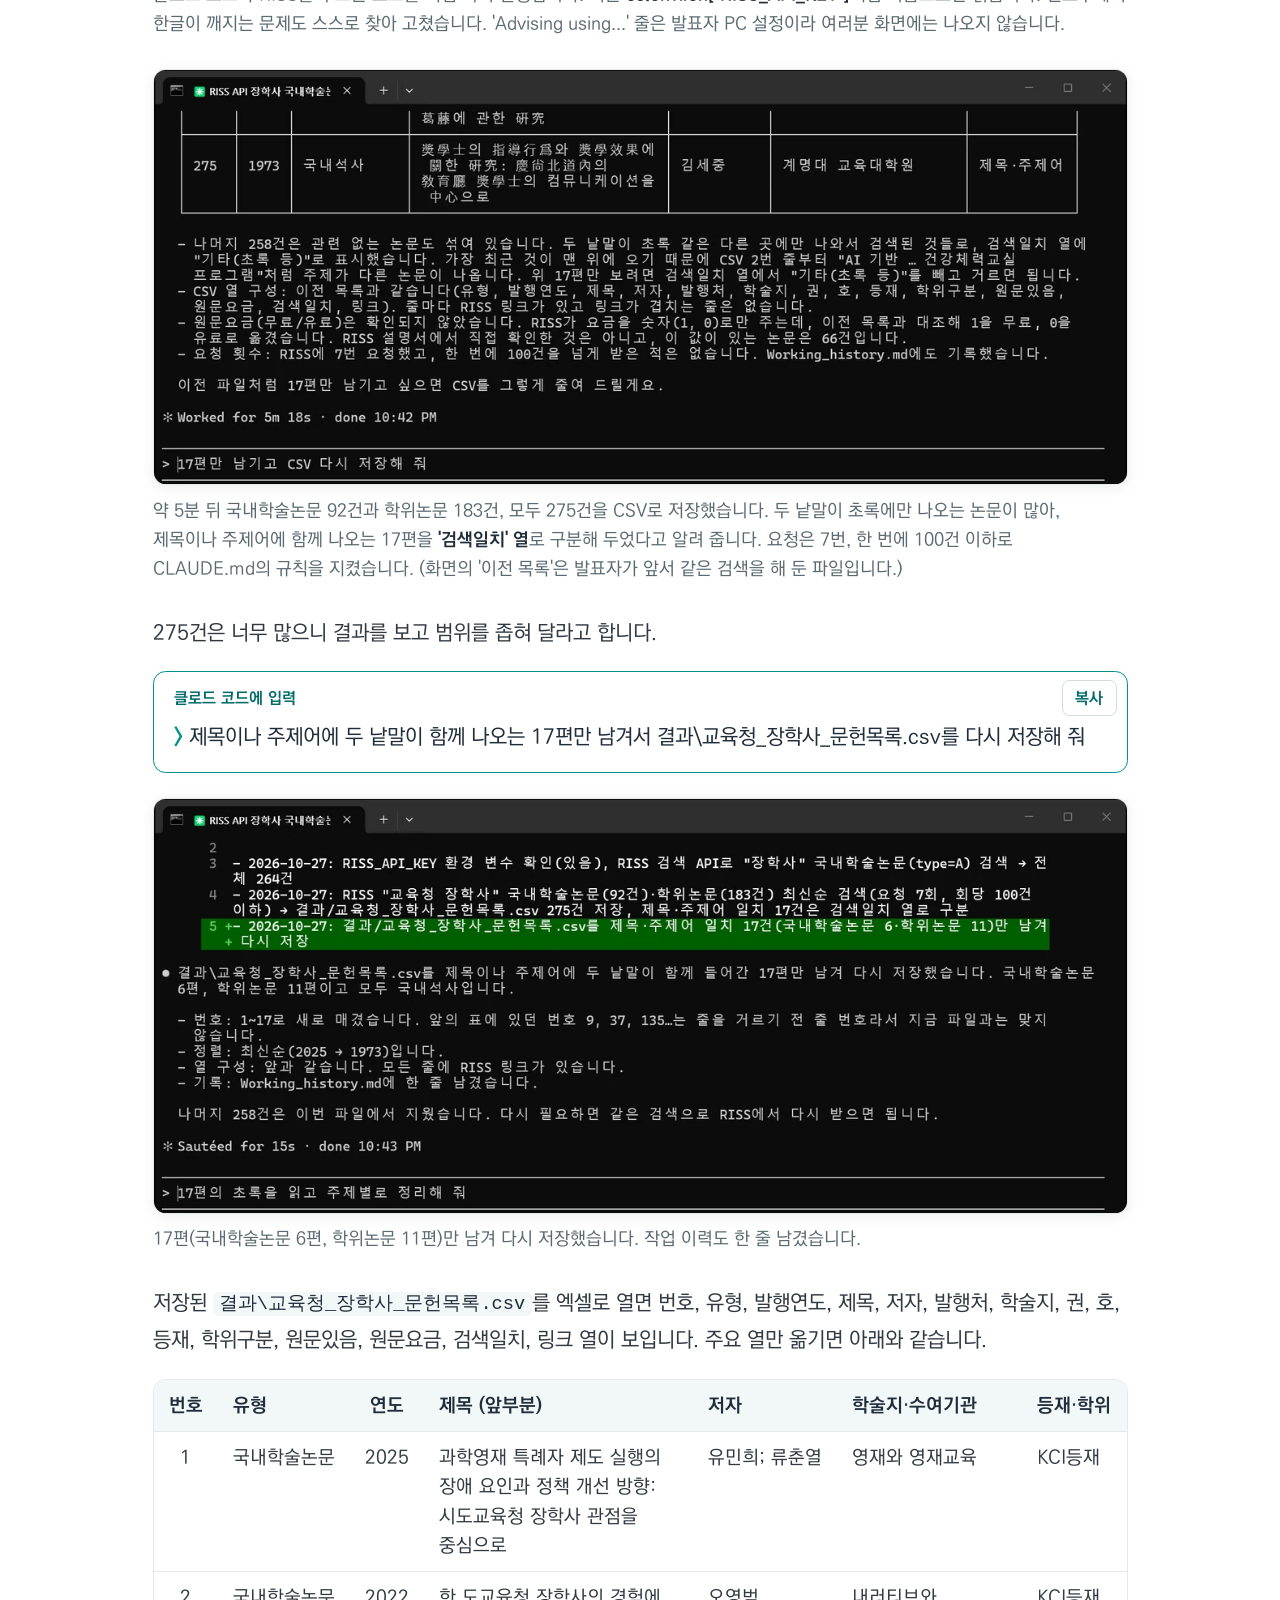
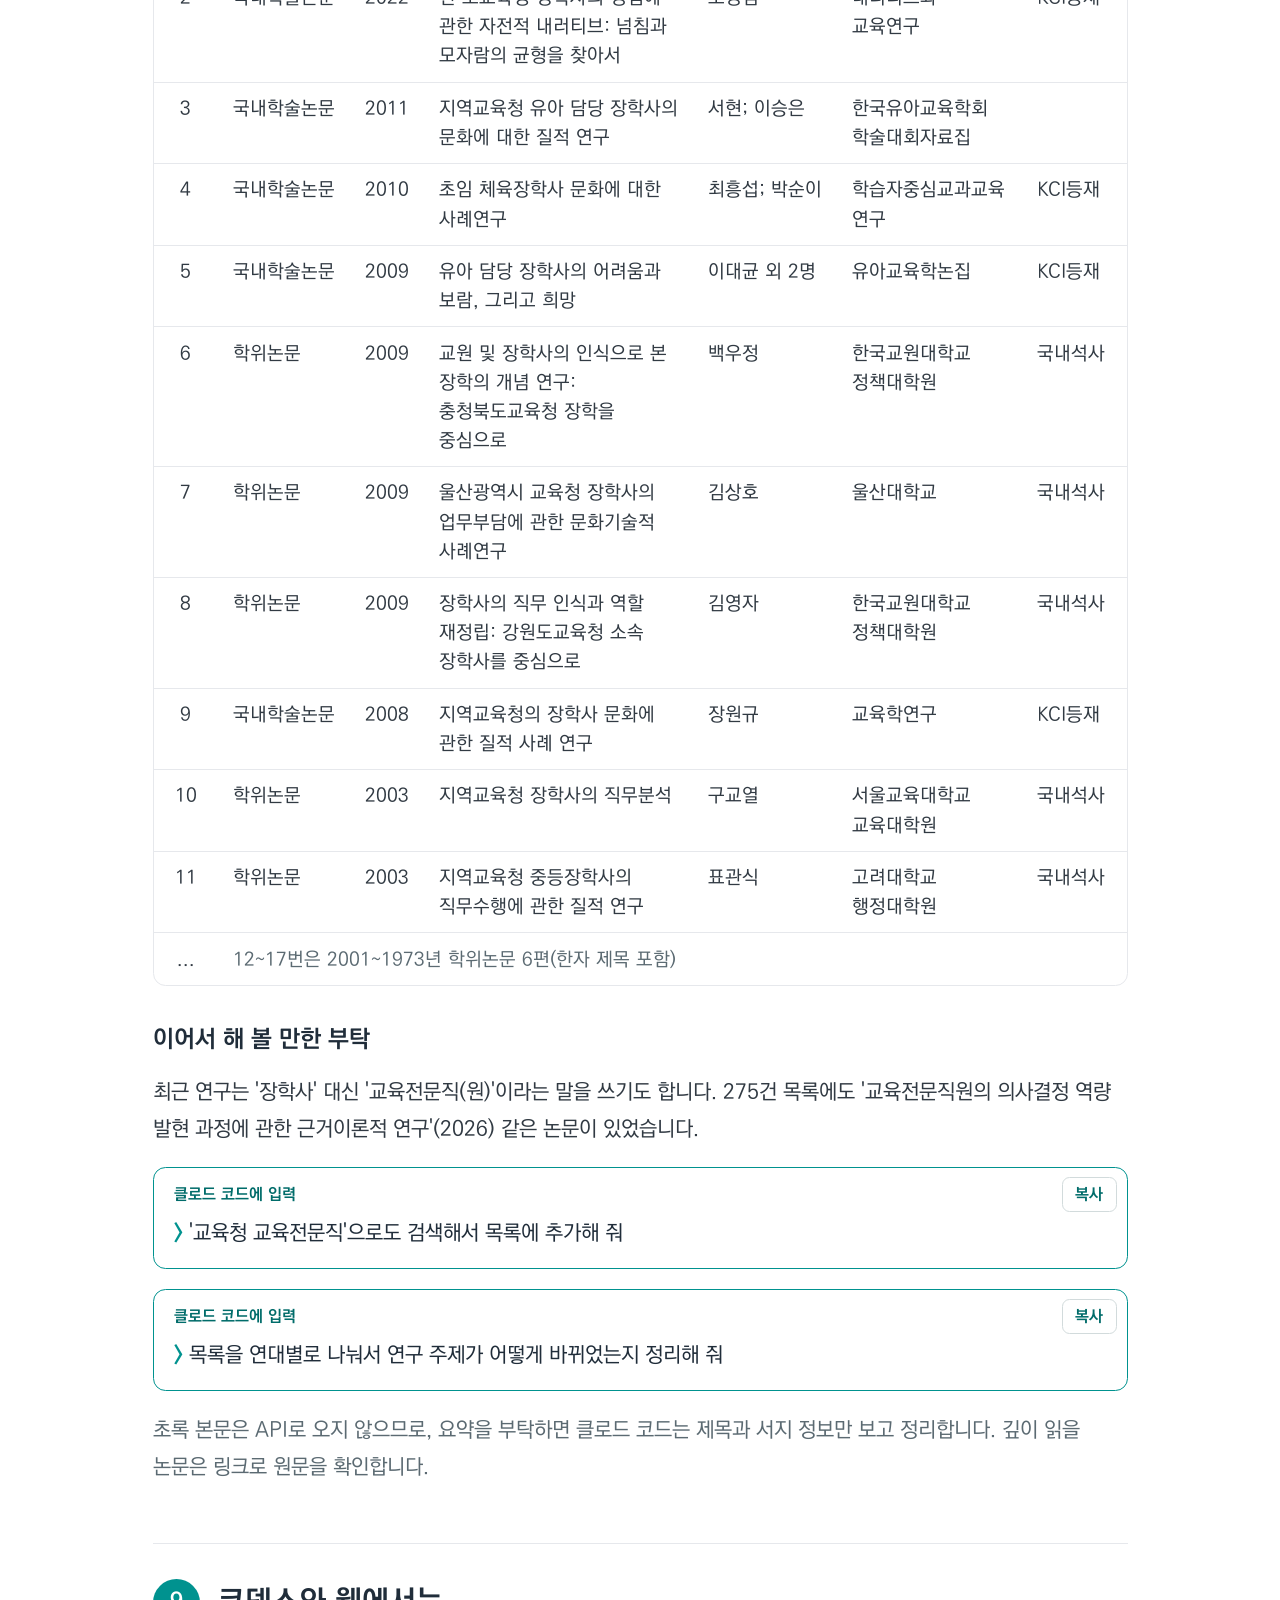
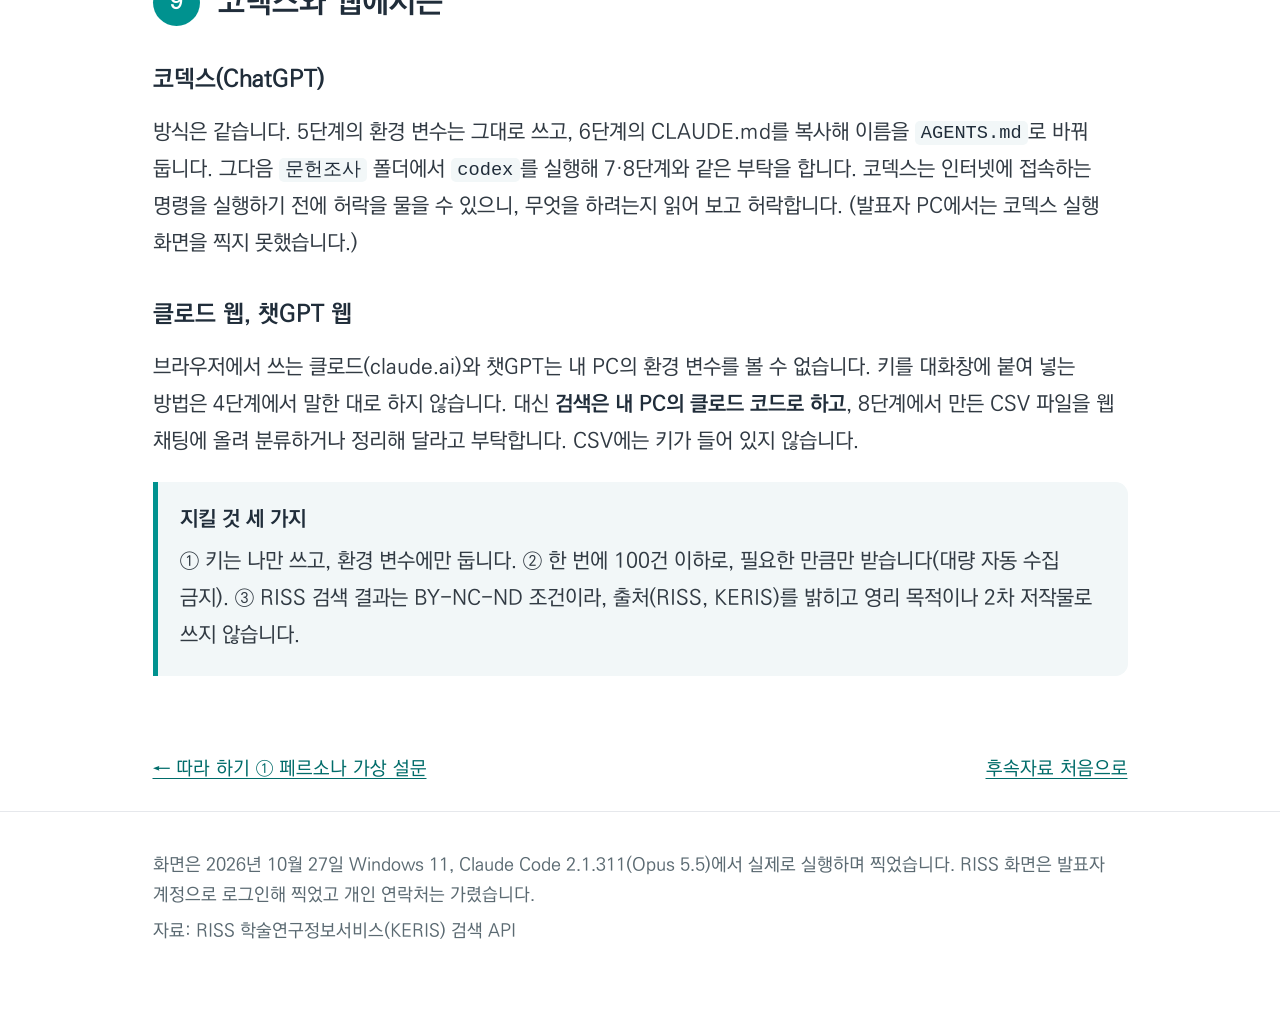
<file: followup/riss/index.html>
<!doctype html>
<html lang="ko">
<head>
<meta charset="utf-8">
<meta name="viewport" content="width=device-width,initial-scale=1">
<meta name="color-scheme" content="light only">
<link rel="icon" href="data:,">
<title>RISS 문헌 검색</title>
<meta name="description" content="RISS 검색 API 키를 받아 환경 변수로 안전하게 보관하고, 클로드 코드에게 주제 검색과 문헌 목록 CSV 만들기를 부탁하는 9단계 안내.">
<link rel="stylesheet" href="../asset/guide.css">
</head>
<body>
<div class="top"><div class="wrap">
  <span class="crumb"><a href="../">후속자료</a> · <b>따라 하기 ②</b></span>
  <a href="../persona/">← 페르소나 가상 설문</a>
</div></div>

<main class="wrap">
<header class="hero">
  <p class="kicker">따라 하기 ②</p>
  <h1>RISS 문헌 검색을<br>클로드 코드에게 맡기기</h1>
  <p class="lead">RISS 검색 API 키를 받아 안전하게 보관하고, 클로드 코드에게 '교육청'과 '장학사'를 다룬 문헌을 찾아 목록을 CSV 파일로 만들어 달라고 부탁합니다. 프로그램을 따로 설치하지 않고 말로 부탁합니다.</p>
  <p class="meta">준비: <a href="../#prep-a">클로드 코드 설치, 폴더에서 터미널 여는 법</a> · 키 승인까지는 RISS 심사 기간이 따로 걸립니다</p>
</header>

<nav class="toc" aria-label="단계">
  <h2>9단계</h2>
  <ol>
    <li><a href="#s1">무엇을 받아올 수 있나</a></li>
    <li><a href="#s2">신청 자격 확인</a></li>
    <li><a href="#s3">이용 신청서 쓰기</a></li>
    <li><a href="#s4">키 보안: 왜 조심해야 하나</a></li>
    <li><a href="#s5">키를 환경 변수로 등록</a></li>
    <li><a href="#s6">문헌조사 폴더와 CLAUDE.md</a></li>
    <li><a href="#s7">키가 되는지 확인</a></li>
    <li><a href="#s8">검색해서 목록 CSV 만들기</a></li>
    <li><a href="#s9">코덱스와 웹에서는</a></li>
  </ol>
</nav>

<section class="step" id="s1">
  <h2><span class="n">1</span>무엇을 받아올 수 있나</h2>
  <p>RISS 검색 API는 RISS 통합검색 결과를 프로그램으로 받아 오는 창구입니다. 발표자가 받은 키로 확인해 보니 자료 종류 여섯 가지를 검색할 수 있었습니다. 건수는 '직업교육'으로 검색했을 때의 결과입니다(해외학술논문은 'vocational education').</p>
  <div class="tbl"><table>
    <tr><th>자료 종류</th><th class="c">type 값</th><th class="num">검색 건수</th><th>받아오는 항목 (공통 항목 외)</th></tr>
    <tr><td>국내학술논문</td><td class="c"><code>A</code></td><td class="num">16,474</td><td>학술지명, 권·호, KCI 등재 여부, 원문 무료·유료</td></tr>
    <tr><td>학위논문</td><td class="c"><code>T</code></td><td class="num">28,399</td><td>학위 구분(국내석사·국내박사 등)</td></tr>
    <tr><td>해외학술논문</td><td class="c"><code>O</code></td><td class="num">39,116</td><td></td></tr>
    <tr><td>단행본</td><td class="c"><code>U</code></td><td class="num">25,936</td><td>소장 정보</td></tr>
    <tr><td>연구보고서</td><td class="c"><code>F</code></td><td class="num">3,129</td><td></td></tr>
    <tr><td>학술지</td><td class="c"><code>S</code></td><td class="num">20</td><td>ISSN, 등재 여부</td></tr>
  </table></div>
  <p><strong>공통 항목</strong>은 제목, 저자, 발행처, 발행연도, 상세 페이지 링크, 그리고 초록·목차·원문이 있는지(Y/N)입니다. 결과는 아래 같은 XML 형식으로 오고, 한 번에 최대 100건씩 받습니다. <code>totalcount</code>가 전체 건수이고 <code>metadata</code> 하나가 논문 한 편입니다(실제 응답에서 한 건만 줄여 옮김).</p>
  <div class="box"><span class="lab">응답 예 (일부)</span><pre>&lt;head&gt;
&lt;totalcount&gt;16474&lt;/totalcount&gt;
&lt;Error&gt;0&lt;/Error&gt;
&lt;/head&gt;
&lt;metadata&gt;
&lt;riss.title&gt;수요자 중심 직업교육연수가 특수교사의 연수만족도와 직업교육효능감에 미치는 효과&lt;/riss.title&gt;
&lt;riss.author&gt;이정은, 강영심, 정현지&lt;/riss.author&gt;
&lt;riss.pubdate&gt;2014&lt;/riss.pubdate&gt;
&lt;riss.stitle&gt;특수교육재활과학연구&lt;/riss.stitle&gt;
&lt;riss.reg&gt;KCI등재&lt;/riss.reg&gt;
&lt;url&gt;http://www.riss.kr/link?id=A106205814&lt;/url&gt;
&lt;/metadata&gt;</pre></div>
  <div class="note warn"><b class="t">초록 본문은 오지 않습니다</b><p>API가 주는 것은 서지 정보와 링크까지입니다. 초록과 원문은 링크를 눌러 RISS에서 봅니다. 공개강의와 CALIS 자료는 발표자 키로는 '인증 오류'가 나서, 승인 범위에 따로 넣어야 하는 것으로 보입니다.</p></div>
</section>

<section class="step" id="s2">
  <h2><span class="n">2</span>신청 자격 확인</h2>
  <figure class="web"><img src="../asset/riss_apicenter.webp" alt="RISS API 센터 첫 화면. 기관(단체)과 대학에게 RISS 통합검색 API를 무료로 제공하며, 현재는 공익 목적의 비영리 기관(대학)을 대상으로 제공한다는 안내가 있다." loading="lazy" width="1200" height="422">
    <figcaption>RISS API 센터(<a href="https://www.riss.kr/apicenter/apiMain.do">riss.kr/apicenter/apiMain.do</a>). 현재는 <b>공익 목적의 비영리 기관과 대학</b>에 무료로 제공한다고 안내합니다.</figcaption></figure>
  <ul class="dots">
    <li><strong>기관 명의로 신청합니다.</strong> 신청서에 소속 기관 이름과 사업자등록번호를 적습니다. 발표자는 한국직업능력연구원 명의로 신청해 승인받았습니다.</li>
    <li><strong>키는 사람마다 따로 받습니다.</strong> 신청 화면에 "인증키는 타인에게 양도 및 공유가 불가합니다"라고 적혀 있습니다. 동료의 키를 빌려 쓰지 않고 각자 신청합니다.</li>
    <li><strong>대량 자동 수집은 금지입니다.</strong> 같은 화면에 "데이터를 대량으로 자동 수집하여 RISS 시스템에 과부하를 초래하는 경우 서비스 이용에 제한"이 있을 수 있다고 적혀 있습니다.</li>
  </ul>
</section>

<section class="step" id="s3">
  <h2><span class="n">3</span>이용 신청서 쓰기</h2>
  <ol class="nums">
    <li>RISS(<a href="https://www.riss.kr">riss.kr</a>)에 로그인합니다. 회원이 아니면 먼저 가입합니다.</li>
    <li>API 센터에서 위쪽 <strong>RISS 검색 API</strong>를 누르고, 왼쪽 메뉴의 <strong>이용신청하기</strong>로 들어갑니다.</li>
  </ol>
  <figure class="web"><img src="../asset/riss_search_intro.webp" alt="RISS 검색 API 소개 화면. 왼쪽 메뉴에 RISS 검색 API 소개, RISS 검색 API 정보, 이용신청하기가 있고, 오른쪽 표에 학위논문·국내학술논문·해외학술논문·단행본·연구보고서·학술지·공개강의·CALIS API가 나열되어 있다." loading="lazy" width="1200" height="1191">
    <figcaption>RISS 검색 API 소개 화면. 왼쪽 메뉴 맨 아래가 <b>이용신청하기</b>입니다. 오른쪽 표의 '자세히보기'에는 자료 종류별 요청 방식이 나와 있습니다.</figcaption></figure>
  <figure class="web"><img src="../asset/riss_register.webp" alt="이용신청하기 화면. 1 RISS 회원가입, 2 API 이용신청, 3 인증키 발급, 4 API 활용하기의 네 단계 안내 아래에 신청서가 있다. 신청기관명 한국직업능력연구원, 사용범위 학위논문·국내학술논문·해외학술논문·단행본·연구보고서·학술지, 일일예상 검색건수 100. 신청자 이름·이메일·전화번호는 가려져 있다." loading="lazy" width="1200" height="1370">
    <figcaption>발표자가 낸 신청서(승인된 뒤의 화면, 개인 연락처는 가림). 회원가입 → API 이용신청 → 인증키 발급 → API 활용의 네 단계로 진행됩니다.</figcaption></figure>
  <p>신청서 항목은 발표자가 쓴 내용을 예로 들면 이렇습니다.</p>
  <div class="tbl wide"><table>
    <tr><th>항목</th><th>발표자가 쓴 내용</th><th>메모</th></tr>
    <tr><td class="nw">신청기관명, 사업자등록번호</td><td>한국직업능력연구원, 기관 사업자등록번호</td><td>소속 기관 것을 적습니다</td></tr>
    <tr><td class="nw">담당자명·이메일·전화번호</td><td>신청자 본인</td><td>키는 신청자에게 발급됩니다</td></tr>
    <tr><td class="nw">신청서비스 개요</td><td>직업능력 정책연구를 위한 논문, 보고서 및 학술지 검색(로컬)</td><td>'로컬'은 내 PC에서 쓴다는 뜻</td></tr>
    <tr><td class="nw">신청서비스 대상(고객)</td><td>한국직업능력연구원 연구자</td><td></td></tr>
    <tr><td class="nw">사용범위</td><td>학위논문, 국내학술논문, 해외학술논문, 단행본, 연구보고서, 학술지</td><td>필요한 자료 종류를 고릅니다</td></tr>
    <tr><td class="nw">API 신청 목적</td><td>논문, 보고서 및 학술지 검색을 API로 연결하고 LLM을 활용해 요약 및 분석</td><td></td></tr>
    <tr><td class="nw">신청서비스 URL, 연간 이용 현황</td><td>(비워 둠)</td><td>홈페이지가 없어 비워 두고 냈습니다</td></tr>
    <tr><td class="nw">일일예상 검색건수</td><td>100</td><td></td></tr>
  </table></div>
  <p>심사를 거쳐 승인되면 <strong>인증키</strong>(영문 소문자와 숫자 32자리)를 받습니다. 이 키가 다음 단계부터 쓰는 열쇠입니다.</p>
</section>

<section class="step" id="s4">
  <h2><span class="n">4</span>키 보안: 왜 조심해야 하나</h2>
  <p>인증키는 RISS가 <strong>나에게</strong> 내준 열쇠입니다. 키가 새어 나가 다른 사람이 쓰면 그 기록은 내 키로 남고, 그 사람이 대량으로 받아 가면 내 키의 이용이 제한될 수 있습니다. 남에게 넘길 수 없다는 조건도 있으니, 처음부터 새어 나갈 길을 막아 둡니다.</p>
  <h3>하지 말 것</h3>
  <ol class="nums">
    <li><strong>채팅창에 키를 붙여 넣지 않습니다.</strong> 클로드 웹, 챗GPT, 클로드 코드의 대화창 모두 마찬가지입니다. 붙여 넣은 글은 대화 기록에 남습니다.</li>
    <li><strong>작업 폴더에 키를 적은 파일을 두지 않습니다.</strong> 폴더를 압축해 보내거나 깃허브에 올리면 키가 같이 갑니다. 클로드 코드도 폴더 안 파일은 읽을 수 있습니다.</li>
    <li><strong>메일 전달, 단체 대화방, 공유 문서에 적지 않습니다.</strong></li>
    <li><strong>키가 보이는 화면을 캡처하거나 화면 공유하지 않습니다.</strong> 브라우저 주소창에 키를 넣어 시험하면 방문 기록에도 남으니 하지 않습니다.</li>
  </ol>
  <h3>대신 이렇게: 환경 변수</h3>
  <p><strong>환경 변수</strong>는 내 Windows 계정에 이름을 붙여 저장해 두는 값입니다. 키를 <code>RISS_API_KEY</code>라는 이름으로 넣어 두면, 클로드 코드가 만든 프로그램은 값을 몰라도 이 이름으로 꺼내 씁니다. 작업 폴더 밖에 있으니 폴더를 보내도 따라가지 않고, 클로드 코드에게도 값 대신 이름만 알려 주면 됩니다.</p>
  <p class="muted">환경 변수도 내 PC 안에 그대로 저장된다는 점은 같습니다. PC 계정을 남과 같이 쓰지 않고, 키가 새어 나간 것 같으면 RISS 고객센터(1599-3122)에 알립니다.</p>
</section>

<section class="step" id="s5">
  <h2><span class="n">5</span>키를 환경 변수로 등록</h2>
  <p>받은 키를 복사해 둡니다. 키를 다른 기기에서 받았다면 메모장에 잠깐 붙여 저장해 옮겨도 됩니다. 이 메모 파일은 등록이 끝나면 지웁니다.</p>
  <ol class="nums">
    <li>시작 버튼을 누르고 <code>환경 변수</code>를 입력한 뒤, <strong>계정의 환경 변수 편집</strong>을 클릭합니다.</li>
    <li>위쪽 '사용자 변수' 칸 아래의 <strong>새로 만들기</strong>를 누릅니다.</li>
    <li><strong>변수 이름</strong>에 <code>RISS_API_KEY</code>를 입력합니다(대문자, 밑줄 그대로).</li>
    <li><strong>변수 값</strong>에 키를 붙여 넣습니다. 앞뒤에 빈칸이 들어가지 않게 합니다.</li>
    <li><strong>확인</strong>을 누르고, 처음 창도 <strong>확인</strong>을 눌러 닫습니다.</li>
  </ol>
  <div class="box"><span class="lab">변수 이름 (복사해서 쓰기)</span><pre>RISS_API_KEY</pre></div>
  <div class="note"><b class="t">창을 새로 열어야 보입니다</b><p>등록 전에 열어 둔 명령 프롬프트와 클로드 코드는 새 환경 변수를 모릅니다. 모두 닫고 새로 엽니다.</p></div>
  <div class="note warn"><b class="t">클로드 코드에게 등록을 부탁하지 않는 이유</b><p>부탁하려면 키를 대화창에 붙여 넣어야 합니다. 4단계의 '하지 말 것' 1번에 걸리니, 이 단계만은 직접 합니다.</p></div>
</section>

<section class="step" id="s6">
  <h2><span class="n">6</span>문헌조사 폴더와 CLAUDE.md</h2>
  <p><code>실습\문헌조사\</code> 폴더와 그 안에 <code>결과\</code> 폴더를 만들고, <code>CLAUDE.md</code>를 둡니다. 만드는 방법은 <a href="../persona/#s4">따라 하기 ①의 4단계</a>와 같습니다. 아래 내용을 그대로 붙여 넣으면 됩니다. 키 값은 어디에도 적지 않습니다.</p>
  <div class="box file"><span class="lab">문헌조사\CLAUDE.md</span><pre># 문헌 조사

## RISS 검색 API
- 키는 환경 변수 `RISS_API_KEY`에 있다. 키 값을 화면에 출력하거나, 파일·코드·로그에 쓰지 않는다(코드에서는 환경 변수로만 읽는다).
- 요청 주소: `https://www.riss.kr/openApi?key=&lt;키&gt;&amp;version=1.0&amp;type=&lt;자료 종류&gt;&amp;keyword=&lt;검색어&gt;&amp;rowcount=&lt;건수&gt;`
  - 자료 종류(type): A 국내학술논문, T 학위논문, O 해외학술논문, U 단행본, F 연구보고서, S 학술지
  - keyword 대신 title(제목), author(저자), subject(주제어)로 좁혀 찾을 수 있다. 검색어는 UTF-8로 인코딩한다.
  - rowcount는 최대 100, rsnum은 시작 번호(1부터). 정렬은 sort=Y&amp;asc=D(최신순).
  - 연도로 거를 때는 spubdate와 epubdate를 둘 다 준다(하나만 주면 0건).
  - 응답은 XML: head의 totalcount(전체 건수), Error(0이면 정상, 004는 인증 오류), metadata마다 riss.title, riss.author, riss.publisher, riss.pubdate, riss.stitle(학술지), riss.reg(등재), riss.mtype(학위 구분), url(상세 링크).
- 자세한 설명: https://www.riss.kr/apicenter/apiSearchDissKor.do

## 작업 규칙
- 결과 목록은 `결과\`에 CSV(`utf-8-sig`)로 저장하고, 각 줄에 RISS 링크를 남긴다.
- 한꺼번에 많이 받지 않는다(한 번에 100건 이하, RISS 대량 자동 수집 금지).
- 한 일은 `Working_history.md`에 날짜와 함께 한 줄로 기록한다.</pre></div>
  <ul class="dots">
    <li><strong>키 규칙:</strong> 클로드 코드는 키 이름만 알고, 값은 화면이나 파일에 남기지 않게 합니다.</li>
    <li><strong>API 요약:</strong> RISS 안내 페이지의 요청 방식을 줄여 적었습니다. '연도는 둘 다 준다'는 발표자가 직접 써 보다가 알게 된 점입니다. 이걸 적어 두면 클로드 코드가 처음부터 맞게 부릅니다.</li>
    <li><strong>대량 수집 금지:</strong> RISS 이용 조건을 적어 두면 작업할 때마다 지킵니다.</li>
  </ul>
</section>

<section class="step" id="s7">
  <h2><span class="n">7</span>키가 되는지 확인</h2>
  <p><code>문헌조사</code> 폴더에서 터미널을 새로 열고(<a href="../#prep-c">준비 C</a>) <code>claude</code>를 실행한 뒤, 먼저 키가 잘 들어갔는지만 확인합니다.</p>
  <div class="box prompt"><span class="lab">클로드 코드에 입력</span><pre>RISS_API_KEY 환경 변수가 있는지 값은 보여 주지 말고 확인하고, RISS 검색 API로 "장학사"를 국내학술논문에서 검색하면 몇 건인지 알려 줘</pre></div>
  <figure><img src="../asset/t_riss_check.webp" alt="클로드 코드 화면. RISS 국내학술논문에서 장학사를 검색하면 264건이고, 환경 변수 RISS_API_KEY는 32자로 들어 있으며 값은 출력하지 않았다고 설명한다." loading="lazy" width="1200" height="511">
    <figcaption>클로드 코드가 환경 변수가 있는지(32자)만 확인하고 <b>값은 출력하지 않았습니다.</b> 코드 안에서 키를 환경 변수로 읽어 '장학사' 국내학술논문 264건을 확인했습니다.</figcaption></figure>
  <ul class="dots">
    <li><strong>'환경 변수가 없다'고 하면:</strong> 5단계 등록 뒤에 터미널과 클로드 코드를 새로 열었는지 봅니다.</li>
    <li><strong>'인증 오류'(004)가 나오면:</strong> 키를 붙여 넣을 때 빈칸이나 글자가 빠졌는지, 고른 자료 종류가 내 키의 승인 범위에 들어 있는지 봅니다.</li>
  </ul>
</section>

<section class="step" id="s8">
  <h2><span class="n">8</span>검색해서 목록 CSV 만들기</h2>
  <p>같은 창에서 이어서 부탁합니다.</p>
  <div class="box prompt"><span class="lab">클로드 코드에 입력</span><pre>RISS에서 "교육청"과 "장학사"를 다룬 국내학술논문과 학위논문을 찾아 최신순 목록을 표로 보여 주고, 결과\교육청_장학사_문헌목록.csv로 저장해 줘</pre></div>
  <figure><img src="../asset/t_riss_code.webp" alt="클로드 코드 화면. 한글이 깨져 응답 인코딩을 확인하겠다는 말 아래, 키를 os.environ RISS_API_KEY로 읽는 파이썬 코드가 보인다." loading="lazy" width="1200" height="511">
    <figcaption>클로드 코드가 RISS를 부르는 코드를 직접 짜서 실행합니다. 키는 <b>os.environ["RISS_API_KEY"]</b>처럼 이름으로만 읽습니다. 윈도우에서 한글이 깨지는 문제도 스스로 찾아 고쳤습니다. 'Advising using...' 줄은 발표자 PC 설정이라 여러분 화면에는 나오지 않습니다.</figcaption></figure>
  <figure><img src="../asset/t_riss_result.webp" alt="클로드 코드 화면. 275건을 저장했고, 나머지 258건은 두 낱말이 초록 같은 다른 곳에만 나와 관련 없는 논문도 섞여 있어 검색일치 열에 표시했으며, 요청은 7번, 한 번에 100건 이하였다고 설명한다." loading="lazy" width="1200" height="511">
    <figcaption>약 5분 뒤 국내학술논문 92건과 학위논문 183건, 모두 275건을 CSV로 저장했습니다. 두 낱말이 초록에만 나오는 논문이 많아, 제목이나 주제어에 함께 나오는 17편을 <b>'검색일치' 열</b>로 구분해 두었다고 알려 줍니다. 요청은 7번, 한 번에 100건 이하로 CLAUDE.md의 규칙을 지켰습니다. (화면의 '이전 목록'은 발표자가 앞서 같은 검색을 해 둔 파일입니다.)</figcaption></figure>
  <p>275건은 너무 많으니 결과를 보고 범위를 좁혀 달라고 합니다.</p>
  <div class="box prompt"><span class="lab">클로드 코드에 입력</span><pre>제목이나 주제어에 두 낱말이 함께 나오는 17편만 남겨서 결과\교육청_장학사_문헌목록.csv를 다시 저장해 줘</pre></div>
  <figure><img src="../asset/t_riss_refine.webp" alt="클로드 코드 화면. 제목이나 주제어에 두 낱말이 함께 들어간 17편(국내학술논문 6편, 학위논문 11편)만 남겨 다시 저장했다고 알린다." loading="lazy" width="1200" height="511">
    <figcaption>17편(국내학술논문 6편, 학위논문 11편)만 남겨 다시 저장했습니다. 작업 이력도 한 줄 남겼습니다.</figcaption></figure>
  <p>저장된 <code>결과\교육청_장학사_문헌목록.csv</code>를 엑셀로 열면 번호, 유형, 발행연도, 제목, 저자, 발행처, 학술지, 권, 호, 등재, 학위구분, 원문있음, 원문요금, 검색일치, 링크 열이 보입니다. 주요 열만 옮기면 아래와 같습니다.</p>
  <div class="tbl wide"><table>
    <tr><th class="c">번호</th><th>유형</th><th class="c">연도</th><th>제목 (앞부분)</th><th>저자</th><th>학술지·수여기관</th><th>등재·학위</th></tr>
    <tr><td class="c">1</td><td class="nw">국내학술논문</td><td class="c">2025</td><td>과학영재 특례자 제도 실행의 장애 요인과 정책 개선 방향: 시도교육청 장학사 관점을 중심으로</td><td class="nw">유민희; 류춘열</td><td>영재와 영재교육</td><td class="nw">KCI등재</td></tr>
    <tr><td class="c">2</td><td class="nw">국내학술논문</td><td class="c">2022</td><td>한 도교육청 장학사의 경험에 관한 자전적 내러티브: 넘침과 모자람의 균형을 찾아서</td><td class="nw">오영범</td><td>내러티브와 교육연구</td><td class="nw">KCI등재</td></tr>
    <tr><td class="c">3</td><td class="nw">국내학술논문</td><td class="c">2011</td><td>지역교육청 유아 담당 장학사의 문화에 대한 질적 연구</td><td class="nw">서현; 이승은</td><td>한국유아교육학회 학술대회자료집</td><td class="nw"></td></tr>
    <tr><td class="c">4</td><td class="nw">국내학술논문</td><td class="c">2010</td><td>초임 체육장학사 문화에 대한 사례연구</td><td class="nw">최흥섭; 박순이</td><td>학습자중심교과교육연구</td><td class="nw">KCI등재</td></tr>
    <tr><td class="c">5</td><td class="nw">국내학술논문</td><td class="c">2009</td><td>유아 담당 장학사의 어려움과 보람, 그리고 희망</td><td class="nw">이대균 외 2명</td><td>유아교육학논집</td><td class="nw">KCI등재</td></tr>
    <tr><td class="c">6</td><td class="nw">학위논문</td><td class="c">2009</td><td>교원 및 장학사의 인식으로 본 장학의 개념 연구: 충청북도교육청 장학을 중심으로</td><td class="nw">백우정</td><td>한국교원대학교 정책대학원</td><td class="nw">국내석사</td></tr>
    <tr><td class="c">7</td><td class="nw">학위논문</td><td class="c">2009</td><td>울산광역시 교육청 장학사의 업무부담에 관한 문화기술적 사례연구</td><td class="nw">김상호</td><td>울산대학교</td><td class="nw">국내석사</td></tr>
    <tr><td class="c">8</td><td class="nw">학위논문</td><td class="c">2009</td><td>장학사의 직무 인식과 역할 재정립: 강원도교육청 소속 장학사를 중심으로</td><td class="nw">김영자</td><td>한국교원대학교 정책대학원</td><td class="nw">국내석사</td></tr>
    <tr><td class="c">9</td><td class="nw">국내학술논문</td><td class="c">2008</td><td>지역교육청의 장학사 문화에 관한 질적 사례 연구</td><td class="nw">장원규</td><td>교육학연구</td><td class="nw">KCI등재</td></tr>
    <tr><td class="c">10</td><td class="nw">학위논문</td><td class="c">2003</td><td>지역교육청 장학사의 직무분석</td><td class="nw">구교열</td><td>서울교육대학교 교육대학원</td><td class="nw">국내석사</td></tr>
    <tr><td class="c">11</td><td class="nw">학위논문</td><td class="c">2003</td><td>지역교육청 중등장학사의 직무수행에 관한 질적 연구</td><td class="nw">표관식</td><td>고려대학교 행정대학원</td><td class="nw">국내석사</td></tr>
    <tr><td class="c">...</td><td colspan="6" class="muted">12~17번은 2001~1973년 학위논문 6편(한자 제목 포함)</td></tr>
  </table></div>
  <h3>이어서 해 볼 만한 부탁</h3>
  <p>최근 연구는 '장학사' 대신 '교육전문직(원)'이라는 말을 쓰기도 합니다. 275건 목록에도 '교육전문직원의 의사결정 역량 발현 과정에 관한 근거이론적 연구'(2026) 같은 논문이 있었습니다.</p>
  <div class="box prompt"><span class="lab">클로드 코드에 입력</span><pre>'교육청 교육전문직'으로도 검색해서 목록에 추가해 줘</pre></div>
  <div class="box prompt"><span class="lab">클로드 코드에 입력</span><pre>목록을 연대별로 나눠서 연구 주제가 어떻게 바뀌었는지 정리해 줘</pre></div>
  <p class="muted">초록 본문은 API로 오지 않으므로, 요약을 부탁하면 클로드 코드는 제목과 서지 정보만 보고 정리합니다. 깊이 읽을 논문은 링크로 원문을 확인합니다.</p>
</section>

<section class="step" id="s9">
  <h2><span class="n">9</span>코덱스와 웹에서는</h2>
  <h3>코덱스(ChatGPT)</h3>
  <p>방식은 같습니다. 5단계의 환경 변수는 그대로 쓰고, 6단계의 CLAUDE.md를 복사해 이름을 <code>AGENTS.md</code>로 바꿔 둡니다. 그다음 <code>문헌조사</code> 폴더에서 <code>codex</code>를 실행해 7·8단계와 같은 부탁을 합니다. 코덱스는 인터넷에 접속하는 명령을 실행하기 전에 허락을 물을 수 있으니, 무엇을 하려는지 읽어 보고 허락합니다. (발표자 PC에서는 코덱스 실행 화면을 찍지 못했습니다.)</p>
  <h3>클로드 웹, 챗GPT 웹</h3>
  <p>브라우저에서 쓰는 클로드(claude.ai)와 챗GPT는 내 PC의 환경 변수를 볼 수 없습니다. 키를 대화창에 붙여 넣는 방법은 4단계에서 말한 대로 하지 않습니다. 대신 <strong>검색은 내 PC의 클로드 코드로 하고</strong>, 8단계에서 만든 CSV 파일을 웹 채팅에 올려 분류하거나 정리해 달라고 부탁합니다. CSV에는 키가 들어 있지 않습니다.</p>
  <div class="note"><b class="t">지킬 것 세 가지</b>
    <p>① 키는 나만 쓰고, 환경 변수에만 둡니다. ② 한 번에 100건 이하로, 필요한 만큼만 받습니다(대량 자동 수집 금지). ③ RISS 검색 결과는 BY-NC-ND 조건이라, 출처(RISS, KERIS)를 밝히고 영리 목적이나 2차 저작물로 쓰지 않습니다.</p></div>
</section>

<div class="next"><a href="../persona/">← 따라 하기 ① 페르소나 가상 설문</a><a href="../">후속자료 처음으로</a></div>
</main>

<footer><div class="wrap">
  <p>화면은 2026년 10월 27일 Windows 11, Claude Code 2.1.311(Opus 5.5)에서 실제로 실행하며 찍었습니다. RISS 화면은 발표자 계정으로 로그인해 찍었고 개인 연락처는 가렸습니다.</p>
  <p>자료: RISS 학술연구정보서비스(KERIS) 검색 API</p>
</div></footer>
<script src="../asset/guide.js"></script>
</body>
</html>
</file>
<file: followup/asset/guide.css>
/* Follow-up guides (2026-10-27). Colours are the deck's palette C (src/base.html); fonts are KoPub Dotum subsets
   made by followup/capture/make_fonts.py from the text of the three pages. */
@import url("fonts/kopub.css");
:root{
  --bg:#FFFFFF;
  --ink:#202D3A;
  --text:#313A43;
  --muted:#5B6A72;
  --mark:#00928F;
  --mark-text:#006C6A;
  --rule:#D2DBDC;
  --panel:#F2F7F8;
  --card-line:#E6E8EC;
  --shadow-1:rgba(17,24,39,.06);
  --shadow-2:rgba(17,24,39,.08);
  --term:#0C0C0C;
  --font:'KoPubGuide','KoPubDotum','KoPub Dotum','Malgun Gothic','Apple SD Gothic Neo',sans-serif;
  --mono:Consolas,'D2Coding','SFMono-Regular',Menlo,monospace;
}
*{box-sizing:border-box;margin:0;padding:0}
html{-webkit-text-size-adjust:100%;text-size-adjust:100%;scroll-behavior:smooth}
body{background:var(--bg);color:var(--text);font-family:var(--font);font-weight:500;font-size:17px;line-height:1.75;
  word-break:keep-all;overflow-wrap:anywhere}
a{color:var(--mark-text);text-underline-offset:3px}
a:hover{color:var(--mark)}
.wrap{max-width:820px;margin:0 auto;padding:0 20px}

/* header */
.top{border-bottom:1px solid var(--card-line)}
.top .wrap{display:flex;justify-content:space-between;align-items:center;gap:12px;padding-top:14px;padding-bottom:14px;font-size:14px;color:var(--muted)}
.top a{color:var(--muted);text-decoration:none}
.top a:hover{color:var(--mark-text)}
.top .crumb b{color:var(--ink);font-weight:700}
header.hero{padding:56px 0 36px}
.kicker{font-size:15px;font-weight:700;color:var(--mark-text);letter-spacing:.02em}
h1{font-size:36px;line-height:1.3;color:var(--ink);font-weight:700;margin:10px 0 16px}
.lead{font-size:19px;color:var(--text)}
.meta{margin-top:18px;font-size:14px;color:var(--muted)}

/* table of contents */
.toc{background:var(--panel);border-radius:12px;padding:22px 26px;margin:8px 0 48px}
.toc h2{font-size:15px;color:var(--muted);font-weight:700;margin-bottom:8px}
.toc ol{list-style:none;counter-reset:t;columns:2;column-gap:28px}
.toc li{counter-increment:t;break-inside:avoid;padding:3px 0;font-size:16px}
.toc li::before{content:counter(t);display:inline-block;min-width:24px;color:var(--mark-text);font-weight:700}
.toc a{color:var(--ink);text-decoration:none}
.toc a:hover{color:var(--mark-text);text-decoration:underline}

/* steps */
section.step{padding:28px 0 36px;border-top:1px solid var(--card-line);scroll-margin-top:16px}
section.step h2{display:flex;align-items:center;gap:14px;font-size:25px;line-height:1.35;color:var(--ink);font-weight:700;margin-bottom:16px}
section.step h2 .n{flex:none;width:38px;height:38px;border-radius:50%;background:var(--mark);color:#fff;font-size:18px;
  display:flex;align-items:center;justify-content:center}
section.plain h2 .n{background:var(--ink)}
h3{font-size:19px;color:var(--ink);font-weight:700;margin:26px 0 8px}
p{margin:10px 0}
ul.dots,ol.nums{margin:10px 0 10px 22px}
ul.dots li,ol.nums li{margin:5px 0}
ol.nums li::marker{color:var(--mark-text);font-weight:700}
strong{color:var(--ink);font-weight:700}
.muted{color:var(--muted)}
kbd{font-family:var(--mono);font-size:.85em;border:1px solid var(--rule);border-bottom-width:2px;border-radius:5px;padding:1px 6px;background:#fff;color:var(--ink)}
code{font-family:var(--mono);font-size:.88em;background:var(--panel);border-radius:4px;padding:1px 5px;color:var(--ink)}

/* boxes: what to type */
.box{position:relative;margin:16px 0;border-radius:10px;border:1px solid var(--card-line);background:var(--panel)}
.box .lab{display:block;font-size:13px;font-weight:700;color:var(--muted);padding:10px 16px 0}
.box pre{font-family:var(--mono);font-size:15px;line-height:1.6;color:var(--ink);padding:6px 16px 14px;white-space:pre-wrap;overflow-wrap:anywhere}
.box.prompt{background:#fff;border:1.5px solid var(--mark)}
.box.prompt .lab{color:var(--mark-text)}
.box.prompt pre{font-family:var(--font);font-size:17px;font-weight:500}
.box.prompt pre::before{content:"> ";color:var(--mark);font-weight:700}
.box.file .lab{color:var(--ink)}
.copy{position:absolute;top:7px;right:8px;font:inherit;font-size:13px;font-weight:700;color:var(--mark-text);background:#fff;
  border:1px solid var(--rule);border-radius:6px;padding:2px 10px;cursor:pointer}
.copy:hover{border-color:var(--mark)}
.copy.done{color:#fff;background:var(--mark);border-color:var(--mark)}

/* callouts */
.note{margin:18px 0;padding:14px 18px;border-left:4px solid var(--mark);background:var(--panel);border-radius:0 10px 10px 0}
.note.warn{border-left-color:var(--ink)}
.note b.t{display:block;color:var(--ink);font-weight:700;margin-bottom:2px}
.note p{margin:4px 0}

/* figures */
figure{margin:20px 0 24px}
figure img{display:block;width:100%;height:auto;border-radius:10px;border:1px solid var(--card-line);box-shadow:0 2px 10px var(--shadow-2);background:var(--term)}
figure.web img{background:#fff}
figure a.zoom{display:block;cursor:zoom-in}
figcaption{font-size:14.5px;color:var(--muted);margin-top:9px;line-height:1.6}
figcaption b{color:var(--ink)}

/* tables */
.tbl{overflow-x:auto;margin:16px 0;border:1px solid var(--card-line);border-radius:10px}
table{border-collapse:collapse;width:100%;font-size:15px;line-height:1.55}
th,td{text-align:left;vertical-align:top;padding:9px 12px;border-bottom:1px solid var(--card-line)}
th{background:var(--panel);color:var(--ink);font-weight:700;white-space:nowrap}
tr:last-child td{border-bottom:0}
td.c,th.c{text-align:center;white-space:nowrap}
td.num{text-align:right;white-space:nowrap;font-variant-numeric:tabular-nums}
td.nw{white-space:nowrap}
.tbl.wide table{min-width:720px}

/* folder tree */
pre.tree{font-family:var(--mono);font-size:15px;line-height:1.7;background:var(--panel);border-radius:10px;padding:16px 18px;color:var(--ink);overflow-x:auto;white-space:pre}
pre.tree i{font-style:normal;color:var(--mark-text)}

/* cards on the hub page */
.cards{display:grid;grid-template-columns:1fr 1fr;gap:18px;margin:8px 0 40px}
.card{display:block;text-decoration:none;color:var(--text);border:1px solid var(--card-line);border-radius:14px;padding:24px 24px 22px;
  box-shadow:0 2px 10px var(--shadow-1);transition:border-color .15s,box-shadow .15s}
.card:hover{border-color:var(--mark);box-shadow:0 4px 16px var(--shadow-2);color:var(--text)}
.card .tag{font-size:13px;font-weight:700;color:var(--mark-text)}
.card h2{font-size:22px;line-height:1.35;color:var(--ink);margin:6px 0 8px}
.card p{font-size:15.5px;margin:0;color:var(--muted)}
.card .go{display:inline-block;margin-top:14px;font-size:15px;font-weight:700;color:var(--mark-text)}

footer{border-top:1px solid var(--card-line);margin-top:20px;padding:26px 0 48px;font-size:14px;color:var(--muted)}
footer p{margin:4px 0}
.next{display:flex;justify-content:space-between;gap:12px;flex-wrap:wrap;margin:8px 0 18px;font-size:15px}

/* 100%-scale screens: KoPub Dotum is almost unhinted, so 14-19px text renders uneven there. Draw the page at 125%,
   which puts body text near the deck's smallest on-screen size (21px). High-DPI screens and phones already render it smoothly. */
@media screen and (min-width:900px) and (max-resolution:1.2dppx){
  html{zoom:1.25}
}
@media (max-width:640px){
  body{font-size:16px}
  .wrap{padding:0 16px}
  header.hero{padding:36px 0 26px}
  h1{font-size:28px}
  .lead{font-size:17px}
  .toc{padding:18px 18px}
  .toc ol{columns:1}
  section.step h2{font-size:21px;gap:10px}
  section.step h2 .n{width:32px;height:32px;font-size:16px}
  .cards{grid-template-columns:1fr}
  .box pre{font-size:14px}
  .box.prompt pre{font-size:16px}
  pre.tree{font-size:13px}
}
@media print{
  .copy,.top{display:none}
  section.step{break-inside:auto}
  figure,.box,.note,.tbl{break-inside:avoid}
  a{color:var(--text)}
}
</file>
